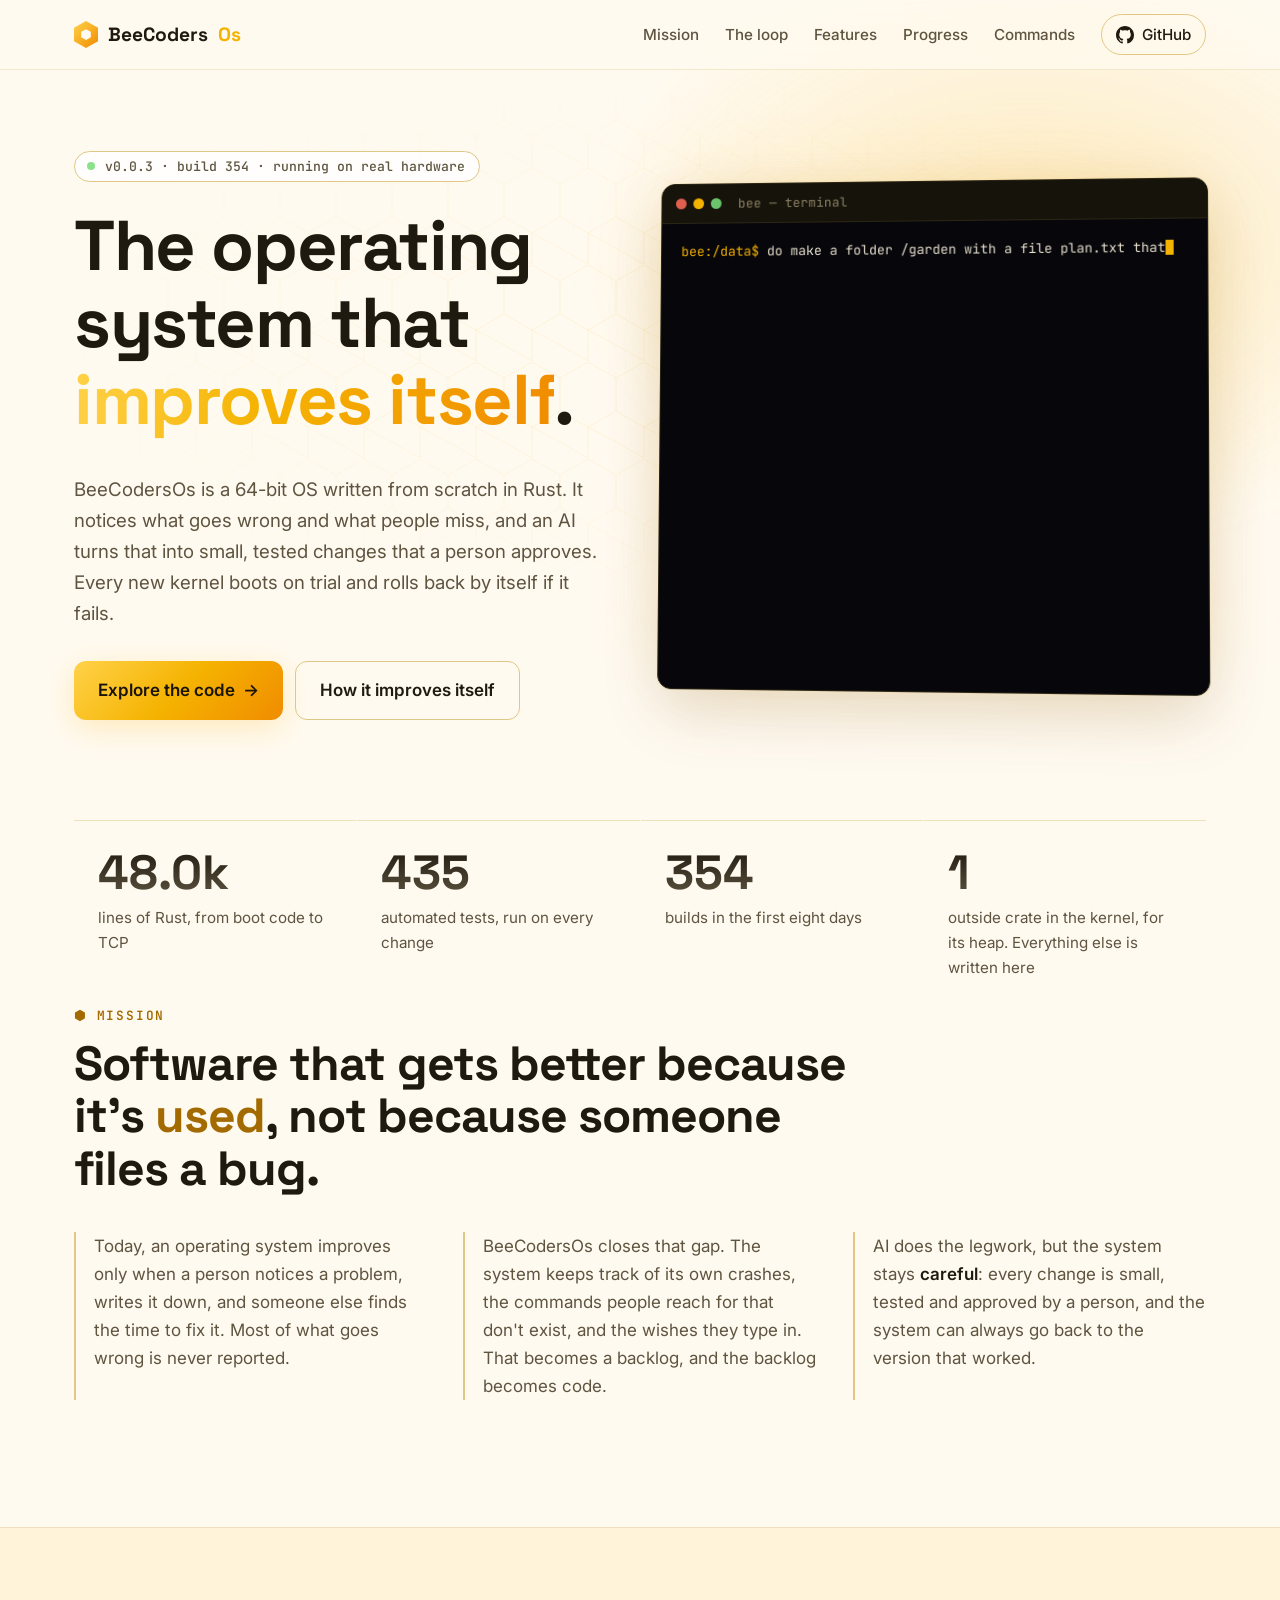
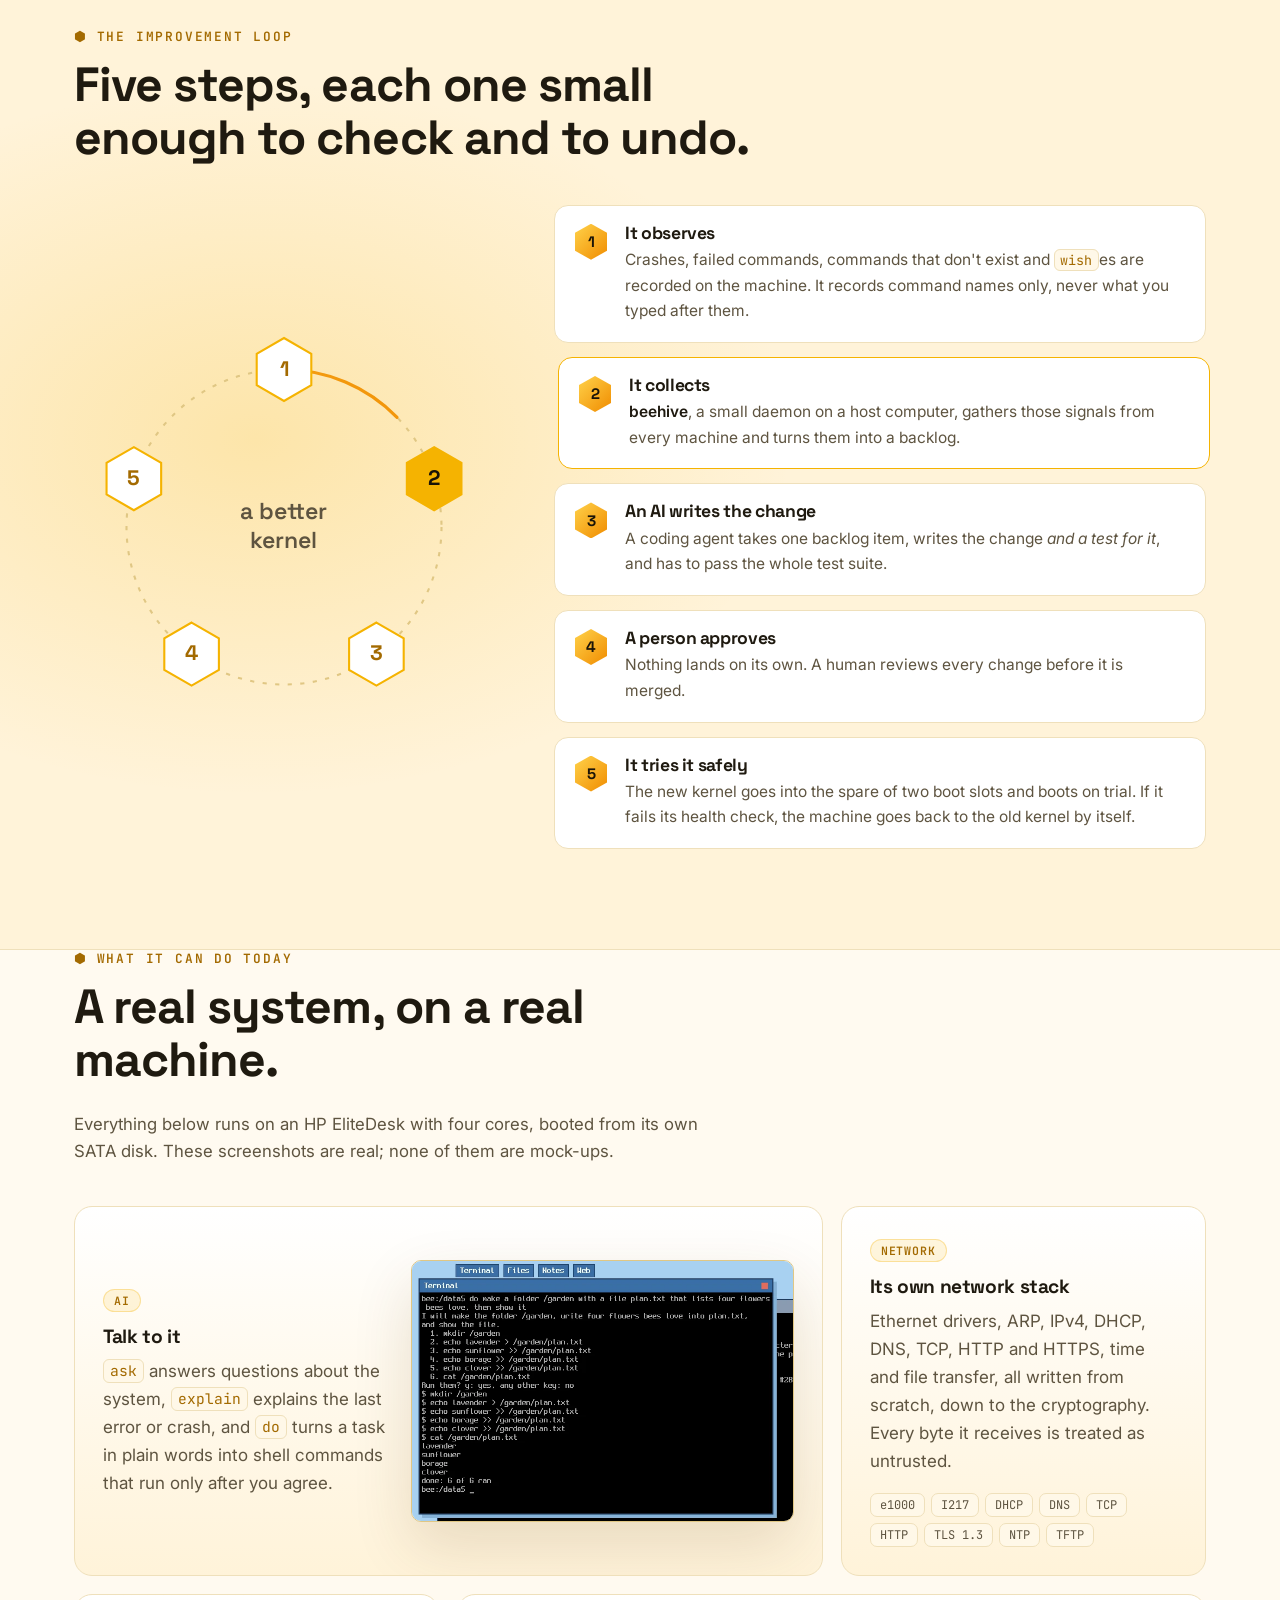
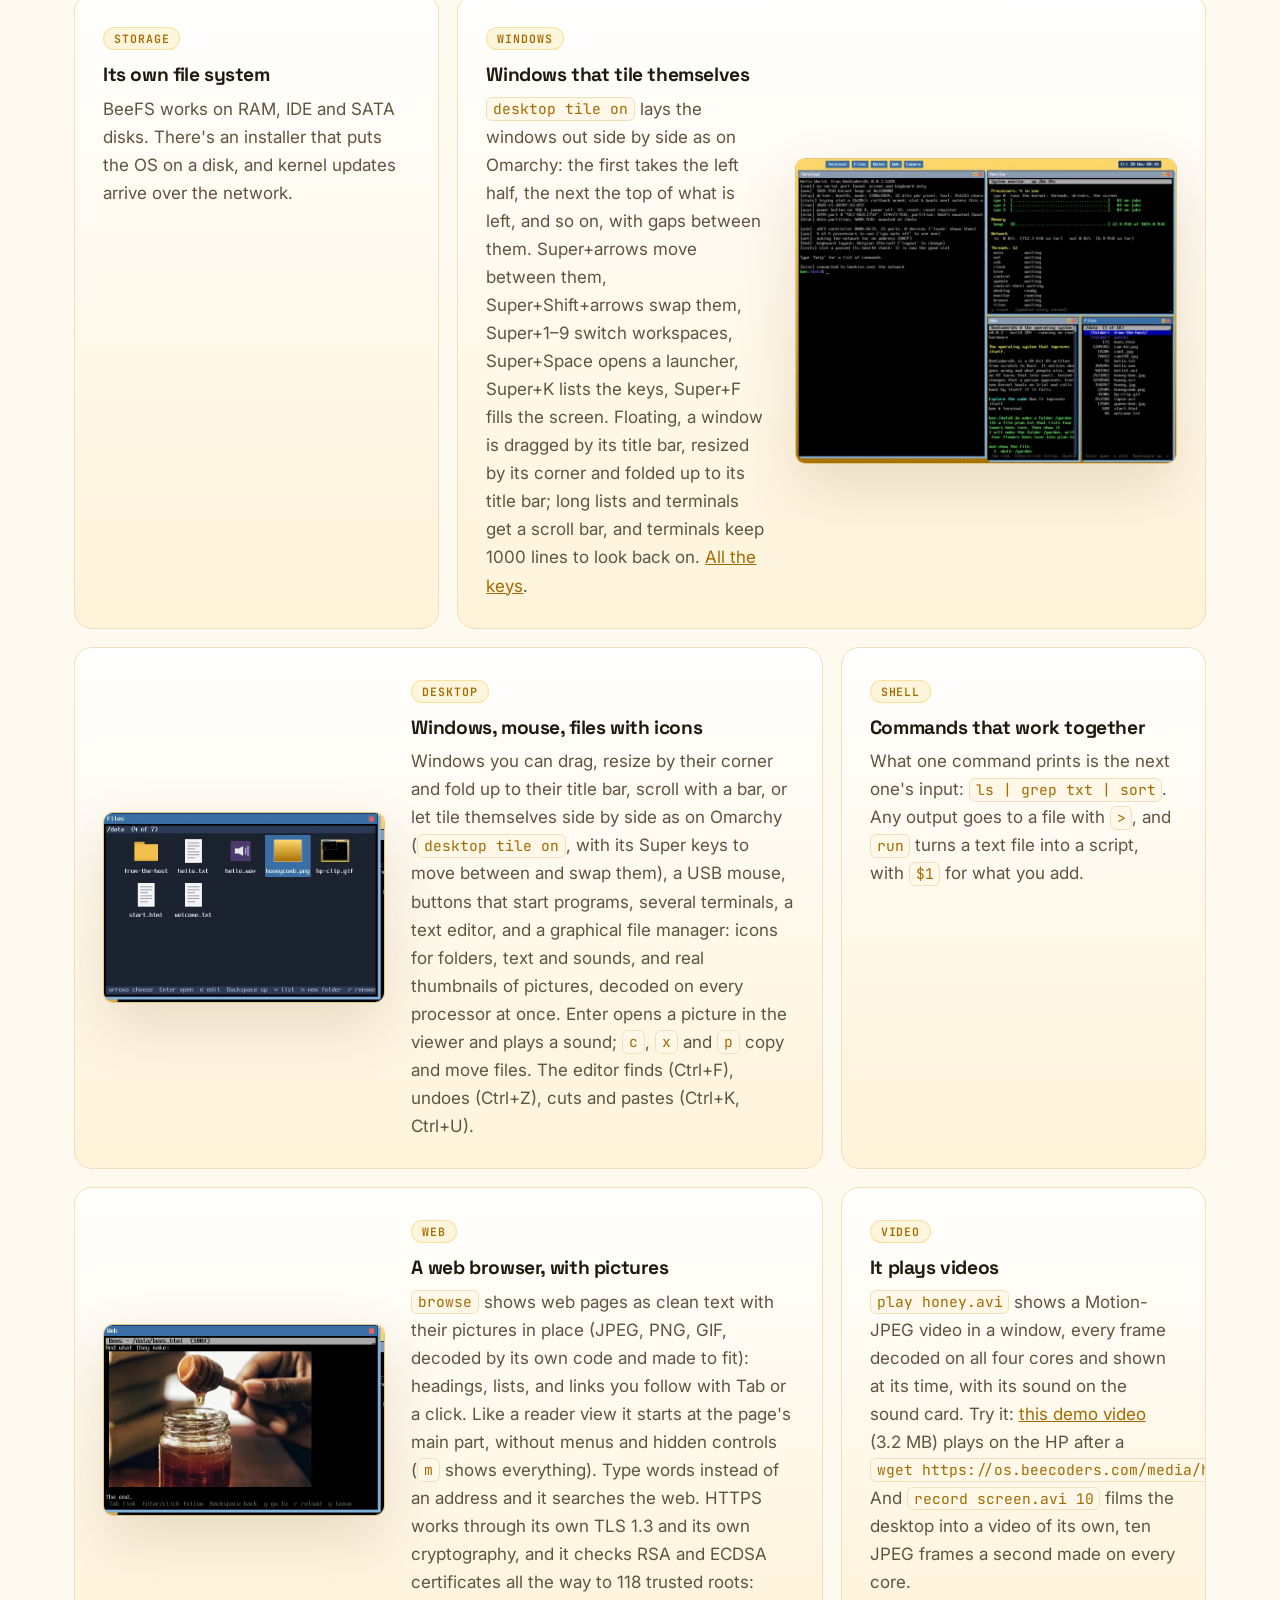
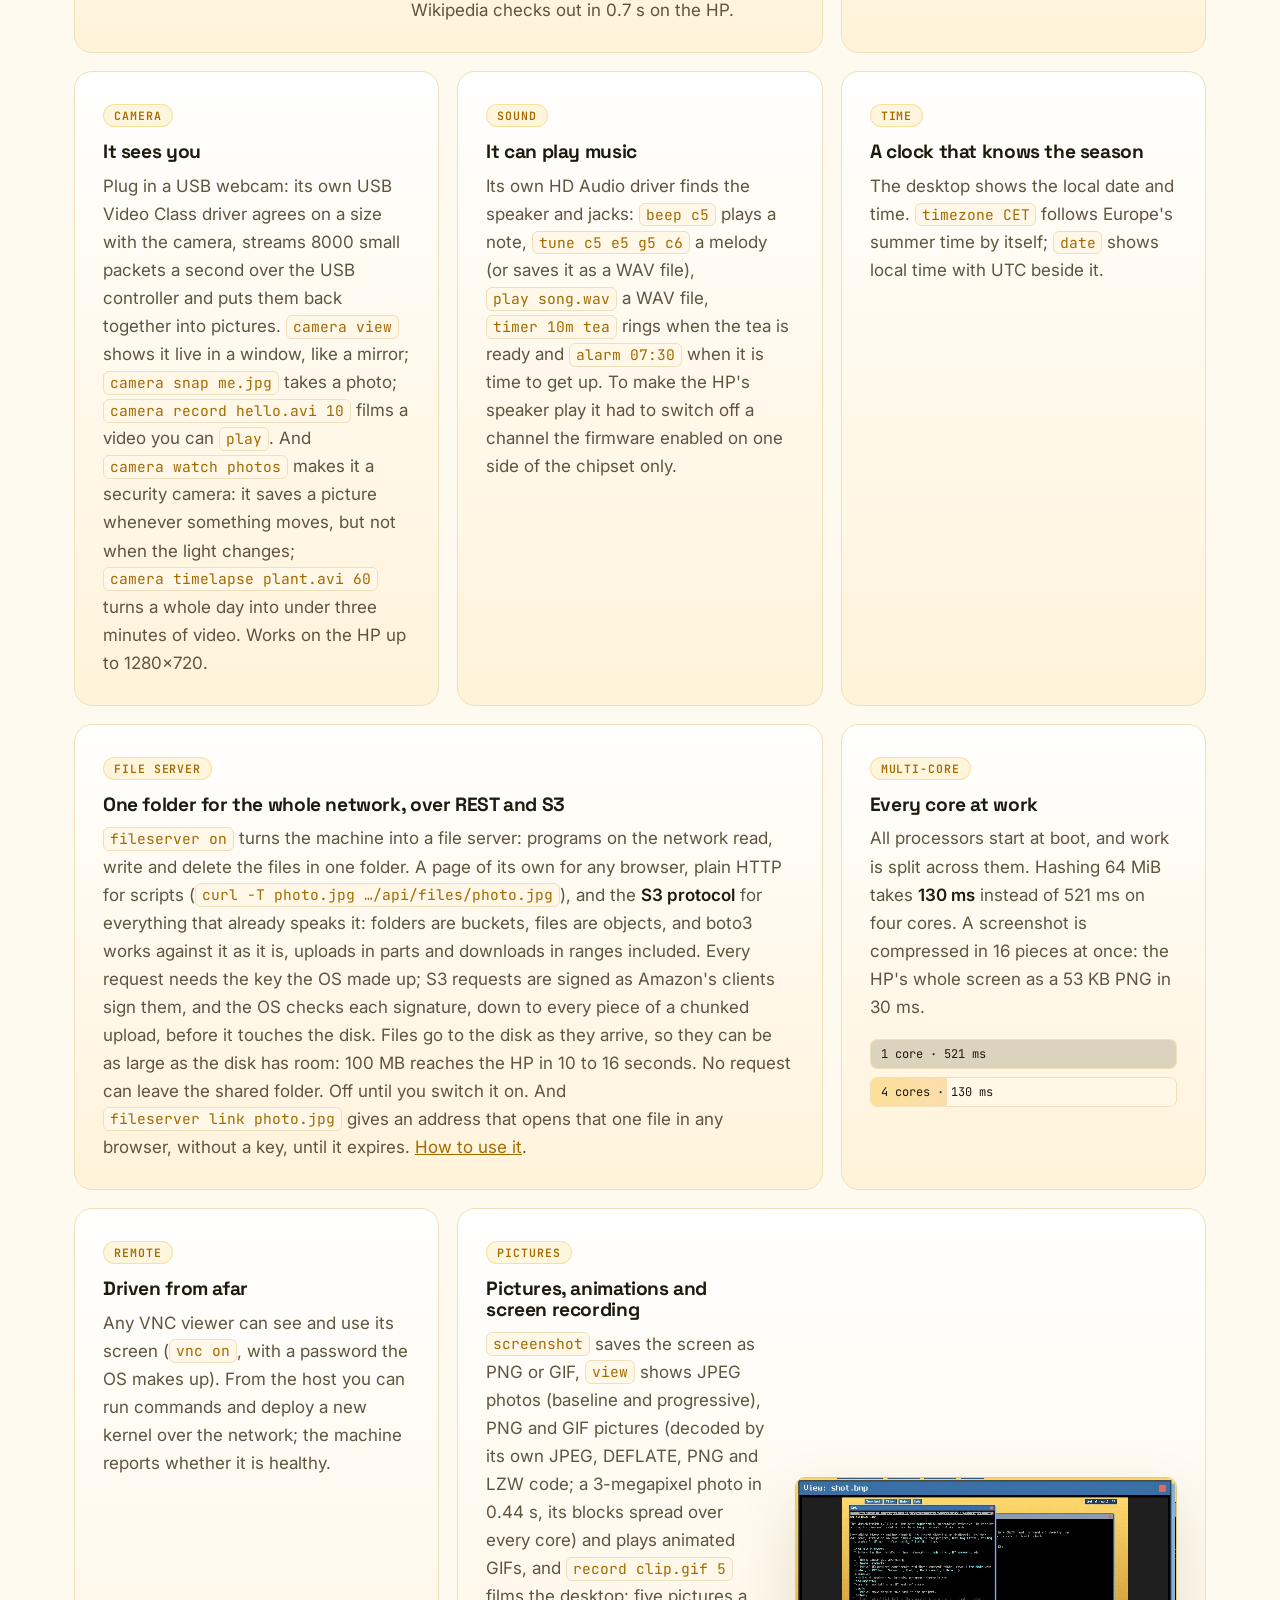
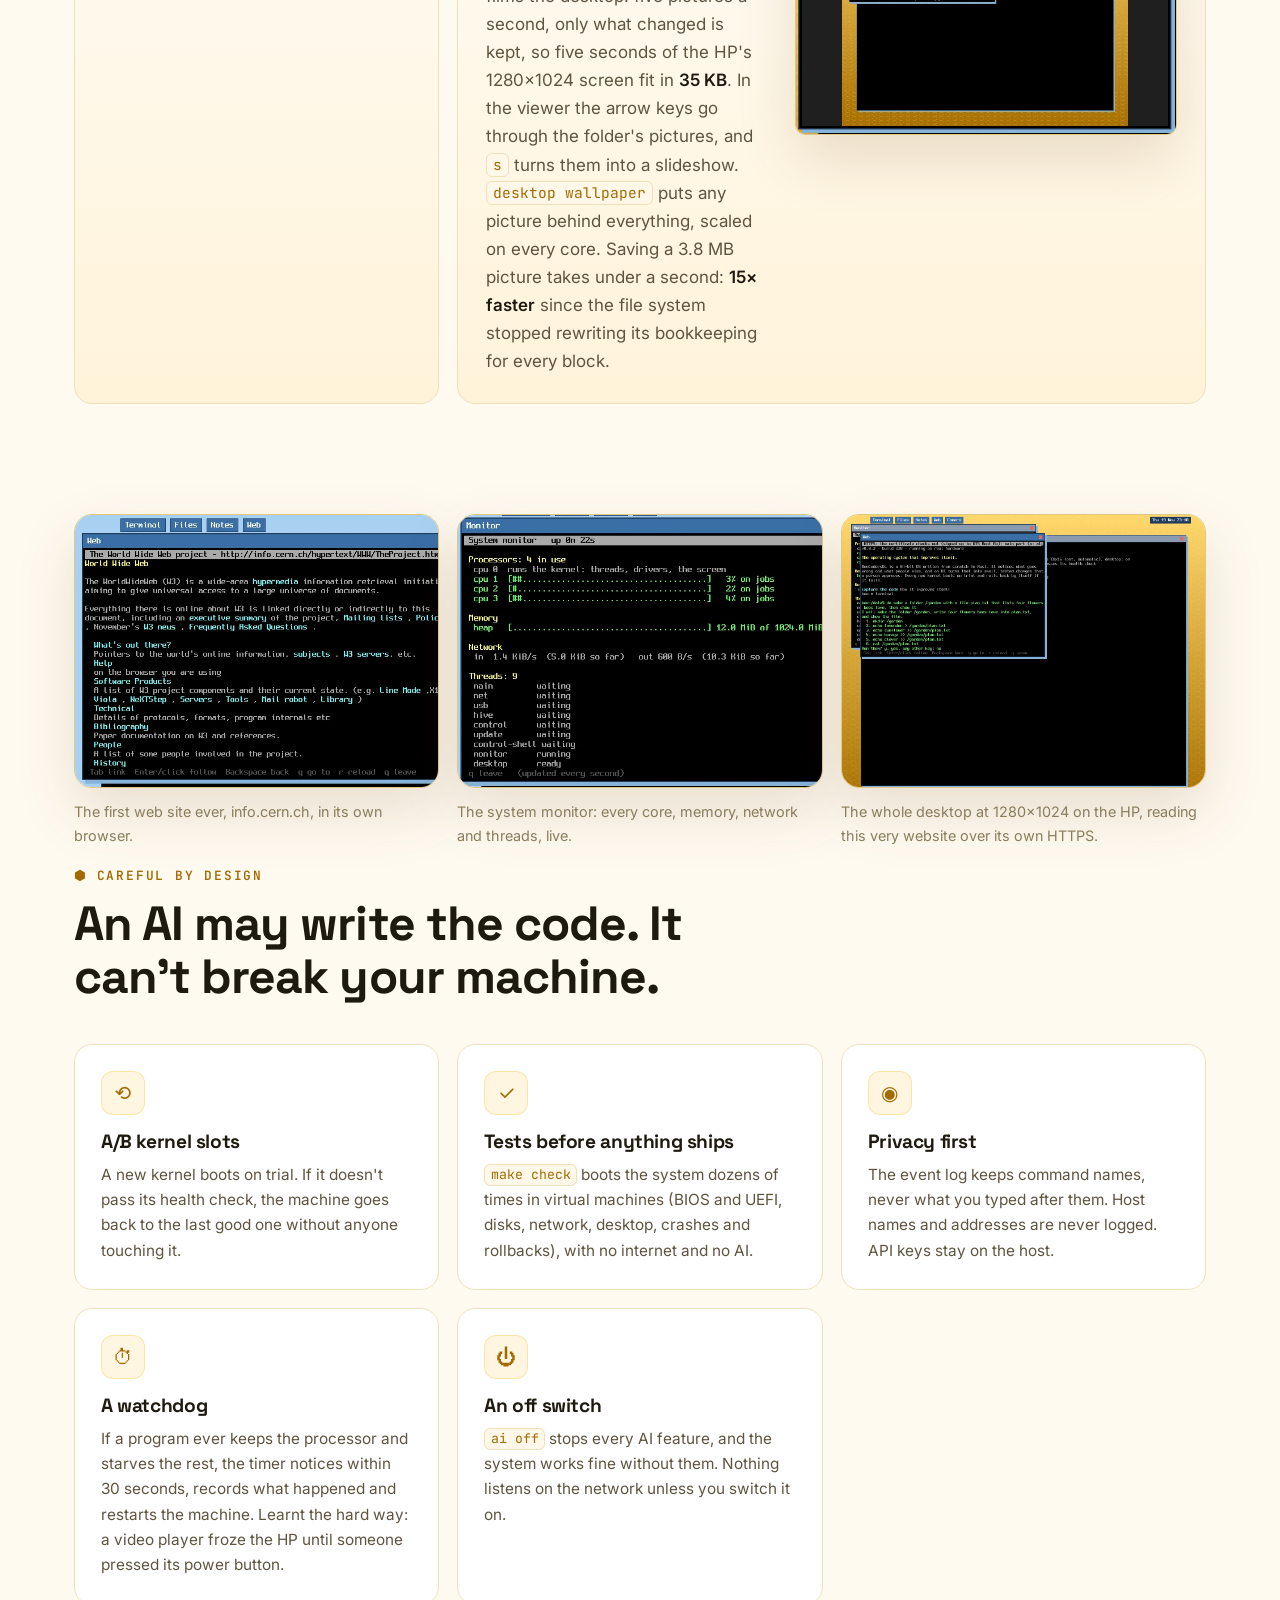
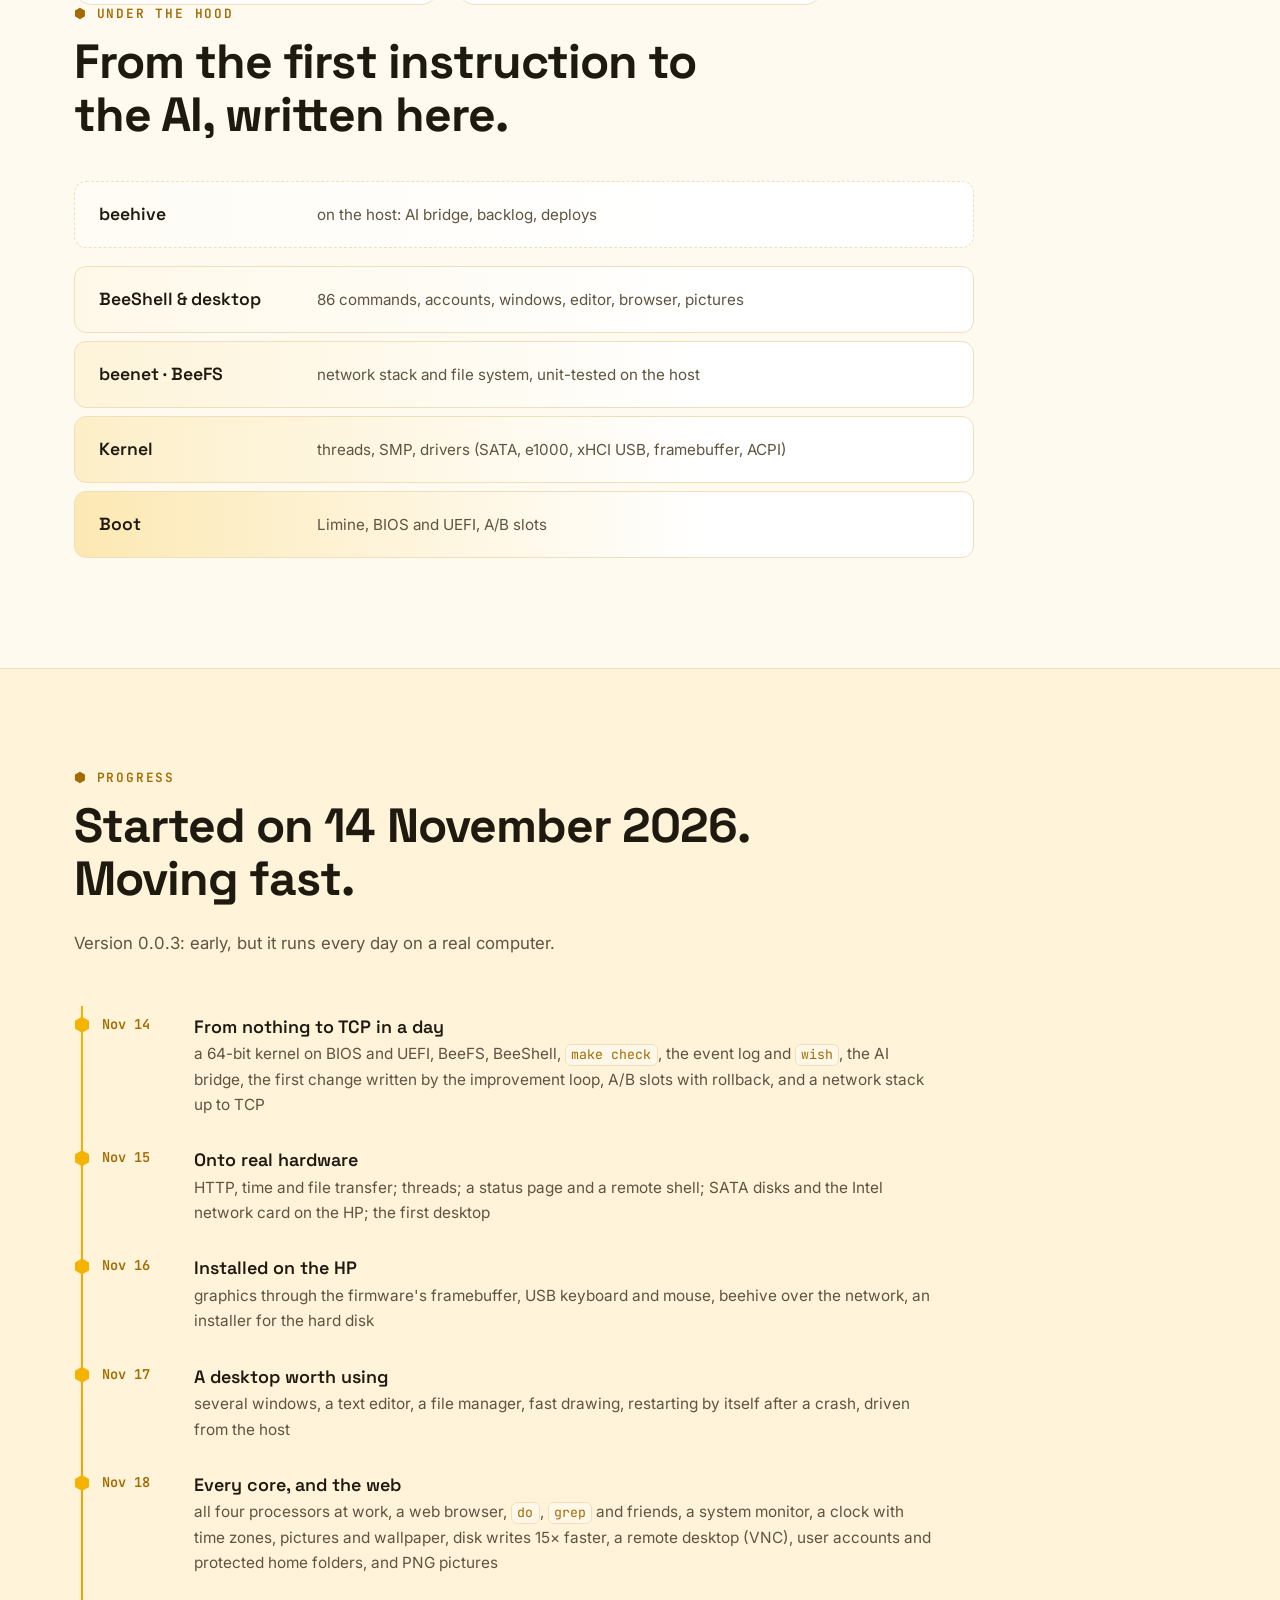
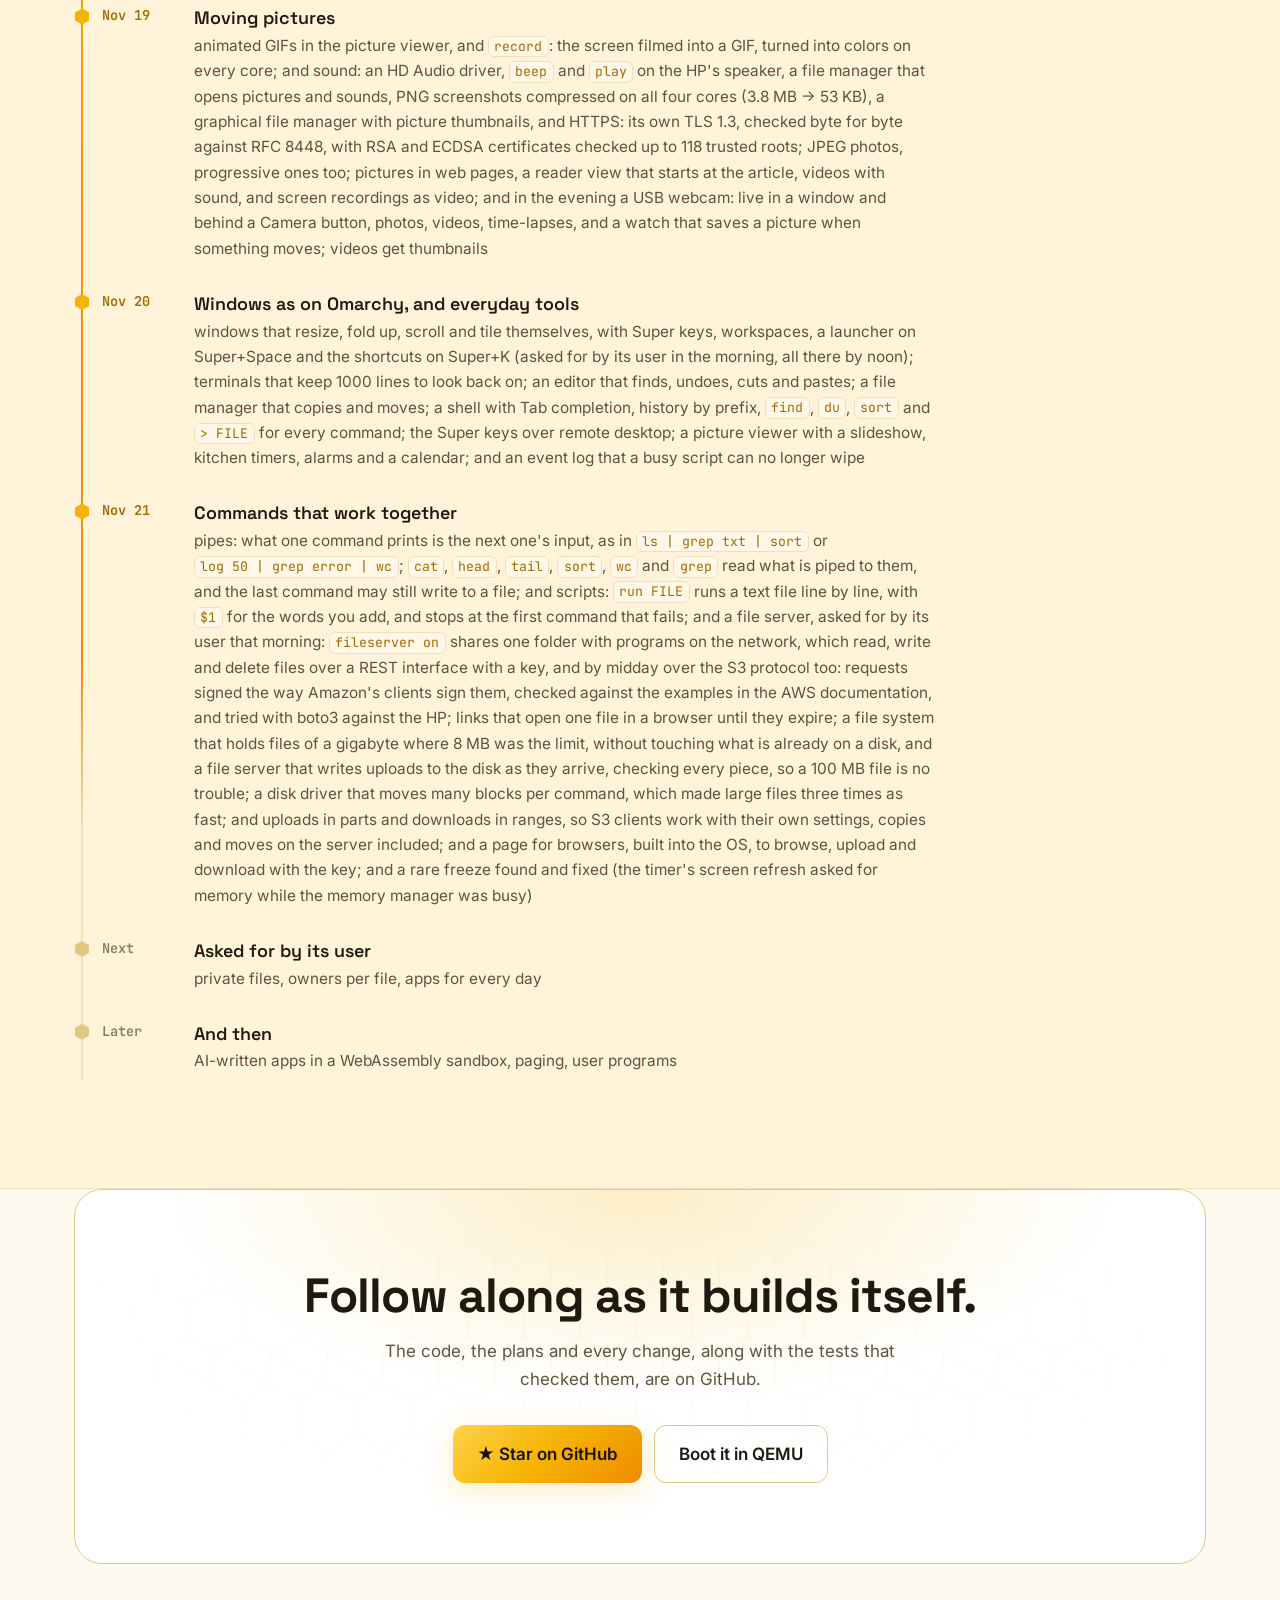
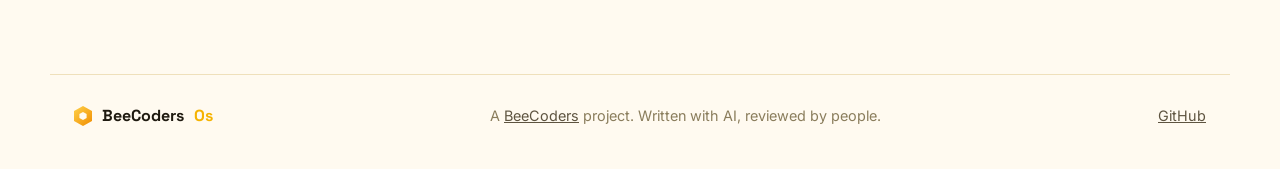
<file: website/index.html>
<!doctype html>
<html lang="en">
<head>
<meta charset="utf-8">
<meta name="viewport" content="width=device-width, initial-scale=1">
<title>BeeCodersOs — the operating system that improves itself</title>
<meta name="description" content="BeeCodersOs is a from-scratch x86_64 operating system in Rust that notices what goes wrong and what people miss, and improves itself with AI: small, tested changes a person approves, tried in a spare kernel slot and rolled back automatically if they fail.">
<meta name="theme-color" content="#0d0b07">
<meta property="og:type" content="website">
<meta property="og:url" content="https://os.beecoders.com/">
<meta property="og:title" content="BeeCodersOs — the operating system that improves itself">
<meta property="og:description" content="A from-scratch x86_64 OS in Rust, improved by AI in small, tested, reversible steps. Running on real hardware.">
<meta property="og:image" content="https://os.beecoders.com/img/do-command.webp">
<meta name="twitter:card" content="summary_large_image">
<link rel="icon" href="data:image/svg+xml,%3Csvg xmlns='http://www.w3.org/2000/svg' viewBox='0 0 100 100'%3E%3Cpolygon points='50,4 92,27 92,73 50,96 8,73 8,27' fill='%23f5b301'/%3E%3Cpolygon points='50,30 70,41 70,63 50,74 30,63 30,41' fill='%230d0b07'/%3E%3C/svg%3E">
<link rel="preconnect" href="https://fonts.googleapis.com">
<link rel="preconnect" href="https://fonts.gstatic.com" crossorigin>
<link href="https://fonts.googleapis.com/css2?family=Space+Grotesk:wght@500;700&family=Inter:wght@400;500;600&family=JetBrains+Mono:wght@400;600&display=swap" rel="stylesheet">
<link rel="stylesheet" href="style.css?v=349">
<script src="site.js" defer></script>
</head>
<body>

<a class="skip" href="#main">Skip to content</a>

<header class="top">
  <a class="brand" href="#"><span class="logo" aria-hidden="true"></span>BeeCoders<b>Os</b></a>
  <nav aria-label="Main">
    <a href="#mission">Mission</a>
    <a href="#loop">The loop</a>
    <a href="#features">Features</a>
    <a href="#progress">Progress</a>
    <a href="commands.html">Commands</a>
    <a class="gh" href="https://github.com/bartbeecoders/beecodersos">
      <svg viewBox="0 0 16 16" width="18" height="18" aria-hidden="true"><path fill="currentColor" d="M8 0C3.58 0 0 3.58 0 8c0 3.54 2.29 6.53 5.47 7.59.4.07.55-.17.55-.38 0-.19-.01-.82-.01-1.49-2.01.37-2.53-.49-2.69-.94-.09-.23-.48-.94-.82-1.13-.28-.15-.68-.52-.01-.53.63-.01 1.08.58 1.23.82.72 1.21 1.87.87 2.33.66.07-.52.28-.87.51-1.07-1.78-.2-3.64-.89-3.64-3.95 0-.87.31-1.59.82-2.15-.08-.2-.36-1.02.08-2.12 0 0 .67-.21 2.2.82.64-.18 1.32-.27 2-.27.68 0 1.36.09 2 .27 1.53-1.04 2.2-.82 2.2-.82.44 1.1.16 1.92.08 2.12.51.56.82 1.27.82 2.15 0 3.07-1.87 3.75-3.65 3.95.29.25.54.73.54 1.48 0 1.07-.01 1.93-.01 2.2 0 .21.15.46.55.38A8.013 8.013 0 0016 8c0-4.42-3.58-8-8-8z"/></svg>
      GitHub
    </a>
  </nav>
</header>

<main id="main">

<!-- ======================================================== hero -->
<section class="hero">
  <div class="hive-bg" aria-hidden="true"></div>
  <div class="wrap hero-grid">
    <div class="hero-text">
      <p class="pill"><span class="dot"></span> v0.0.3 · build 354 · running on real hardware</p>
      <h1>The operating system that <span class="honey">improves itself</span>.</h1>
      <p class="lead">BeeCodersOs is a 64-bit OS written from scratch in Rust. It notices what goes
        wrong and what people miss, and an AI turns that into small, tested changes that a person
        approves. Every new kernel boots on trial and rolls back by itself if it fails.</p>
      <div class="actions">
        <a class="btn" href="https://github.com/bartbeecoders/beecodersos">Explore the code <span aria-hidden="true">→</span></a>
        <a class="btn ghost" href="#loop">How it improves itself</a>
      </div>
    </div>

    <div class="term" role="img" aria-label="A BeeCodersOs terminal: the user types 'do make a folder /garden with a file plan.txt that lists four flowers bees love'. The AI proposes the commands, the user presses y, and they run.">
      <div class="term-bar"><i></i><i></i><i></i><span>bee — terminal</span></div>
      <pre class="term-body" id="term"><span class="p">bee:/data$ </span>do make a folder /garden with a file plan.txt that lists four flowers bees love, then show it
<span class="m">I will make the folder /garden, write four flowers bees love into plan.txt,
and show the file.</span>
  1. mkdir /garden
  2. echo lavender &gt; /garden/plan.txt
  3. echo sunflower &gt;&gt; /garden/plan.txt
  4. echo borage &gt;&gt; /garden/plan.txt
  5. echo clover &gt;&gt; /garden/plan.txt
  6. cat /garden/plan.txt
<span class="q">Run them? y: yes, any other key: no</span>
<span class="d">$ mkdir /garden
$ echo lavender &gt; /garden/plan.txt
  …</span>
lavender
sunflower
borage
clover
<span class="ok">done: 6 of 6 ran</span>
<span class="p">bee:/data$ </span><span class="cursor"></span></pre>
    </div>
  </div>
</section>

<!-- ======================================================== numbers -->
<section class="wrap numbers" aria-label="In numbers">
  <div><strong data-count="48000">48.0k</strong><span>lines of Rust, from boot code to TCP</span></div>
  <div><strong data-count="435">435</strong><span>automated tests, run on every change</span></div>
  <div><strong data-count="354">354</strong><span>builds in the first eight days</span></div>
  <div><strong>1</strong><span>outside crate in the kernel, for its heap. Everything else is written here</span></div>
</section>

<!-- ======================================================== mission -->
<section id="mission" class="wrap mission">
  <p class="kicker">Mission</p>
  <h2>Software that gets better because it's <em>used</em>, not because someone files a bug.</h2>
  <div class="mission-cols">
    <p>Today, an operating system improves only when a person notices a problem, writes it down,
      and someone else finds the time to fix it. Most of what goes wrong is never reported.</p>
    <p>BeeCodersOs closes that gap. The system keeps track of its own crashes, the commands people
      reach for that don't exist, and the wishes they type in. That becomes a backlog, and the backlog becomes code.</p>
    <p>AI does the legwork, but the system stays <b>careful</b>: every change is small, tested and
      approved by a person, and the system can always go back to the version that worked.</p>
  </div>
</section>

<!-- ======================================================== loop -->
<section id="loop" class="loop-section">
  <div class="wrap">
    <p class="kicker">The improvement loop</p>
    <h2>Five steps, each one small enough to check and to undo.</h2>
    <div class="loop-grid">
      <svg class="loop-svg" viewBox="0 0 400 400" aria-hidden="true">
        <defs>
          <linearGradient id="g" x1="0" x2="1" y1="0" y2="1">
            <stop offset="0" stop-color="#ffd24a"/><stop offset="1" stop-color="#f08c00"/>
          </linearGradient>
        </defs>
        <circle cx="200" cy="200" r="150" class="ring"/>
        <circle cx="200" cy="200" r="150" class="ring-run"/>
        <g class="nodes">
          <g transform="translate(200 50)"><polygon points="0,-30 26,-15 26,15 0,30 -26,15 -26,-15"/><text y="6">1</text></g>
          <g transform="translate(343 154)"><polygon points="0,-30 26,-15 26,15 0,30 -26,15 -26,-15"/><text y="6">2</text></g>
          <g transform="translate(288 321)"><polygon points="0,-30 26,-15 26,15 0,30 -26,15 -26,-15"/><text y="6">3</text></g>
          <g transform="translate(112 321)"><polygon points="0,-30 26,-15 26,15 0,30 -26,15 -26,-15"/><text y="6">4</text></g>
          <g transform="translate(57 154)"><polygon points="0,-30 26,-15 26,15 0,30 -26,15 -26,-15"/><text y="6">5</text></g>
        </g>
        <text x="200" y="192" class="center-t">a better</text>
        <text x="200" y="220" class="center-t">kernel</text>
      </svg>
      <ol class="steps">
        <li><h3>It observes</h3><p>Crashes, failed commands, commands that don't exist and <code>wish</code>es are recorded on the
          machine. It records command names only, never what you typed after them.</p></li>
        <li><h3>It collects</h3><p><b>beehive</b>, a small daemon on a host computer, gathers those signals from every
          machine and turns them into a backlog.</p></li>
        <li><h3>An AI writes the change</h3><p>A coding agent takes one backlog item, writes the change
          <em>and a test for it</em>, and has to pass the whole test suite.</p></li>
        <li><h3>A person approves</h3><p>Nothing lands on its own. A human reviews every change before it is merged.</p></li>
        <li><h3>It tries it safely</h3><p>The new kernel goes into the spare of two boot slots and boots on trial. If it fails
          its health check, the machine goes back to the old kernel by itself.</p></li>
      </ol>
    </div>
  </div>
</section>

<!-- ======================================================== features -->
<section id="features" class="wrap features">
  <p class="kicker">What it can do today</p>
  <h2>A real system, on a real machine.</h2>
  <p class="sub">Everything below runs on an HP EliteDesk with four cores, booted from its own SATA disk. These screenshots are real; none of them are mock-ups.</p>

  <div class="bento">
    <article class="card span2 shot-card">
      <div class="card-text">
        <span class="tag">AI</span>
        <h3>Talk to it</h3>
        <p><code>ask</code> answers questions about the system, <code>explain</code> explains the last error or
          crash, and <code>do</code> turns a task in plain words into shell commands that run only after you agree.</p>
      </div>
      <img src="img/do-command.webp" width="700" height="480" loading="lazy" alt="The do command: the AI proposes six commands, the user presses y, and they run.">
    </article>

    <article class="card">
      <span class="tag">Network</span>
      <h3>Its own network stack</h3>
      <p>Ethernet drivers, ARP, IPv4, DHCP, DNS, TCP, HTTP and HTTPS, time and file transfer, all written from scratch,
        down to the cryptography. Every byte it receives is treated as untrusted.</p>
      <ul class="chips"><li>e1000</li><li>I217</li><li>DHCP</li><li>DNS</li><li>TCP</li><li>HTTP</li><li>TLS 1.3</li><li>NTP</li><li>TFTP</li></ul>
    </article>

    <article class="card">
      <span class="tag">Storage</span>
      <h3>Its own file system</h3>
      <p>BeeFS works on RAM, IDE and SATA disks. There's an installer that puts the OS on a disk, and kernel updates
        arrive over the network.</p>
    </article>

        <article class="card span2 shot-card">
      <div class="card-text">
        <span class="tag">Windows</span>
        <h3>Windows that tile themselves</h3>
        <p><code>desktop tile on</code> lays the windows out side by side as on Omarchy: the first takes the left half, the next the top of
          what is left, and so on, with gaps between them. Super+arrows move between them, Super+Shift+arrows swap them, Super+1–9 switch workspaces, Super+Space opens a launcher, Super+K lists the keys, Super+F fills the
          screen. Floating, a window is dragged by its title bar, resized by its corner and folded up to its title bar; long lists and
          terminals get a scroll bar, and terminals keep 1000 lines to look back on. <a href="commands.html#keys">All the keys</a>.</p>
      </div>
      <img src="img/tiled.webp" width="800" height="640" loading="lazy" alt="The BeeCodersOs desktop on the HP with tiled windows: the terminal on the left, the system monitor top right, the web viewer showing os.beecoders.com and the file manager listing /data below it. Two lines of the boot log with network addresses are blanked out.">
    </article>

<article class="card span2 shot-card reverse">
      <div class="card-text">
        <span class="tag">Desktop</span>
        <h3>Windows, mouse, files with icons</h3>
        <p>Windows you can drag, resize by their corner and fold up to their title bar, scroll with a bar, or let tile themselves side by side
          as on Omarchy (<code>desktop tile on</code>, with its Super keys to move between and swap them), a USB mouse, buttons that start programs, several terminals, a text
          editor, and a graphical file manager: icons for folders, text and sounds, and real thumbnails of pictures,
          decoded on every processor at once. Enter opens a picture in the viewer and plays a sound; <code>c</code>, <code>x</code> and
          <code>p</code> copy and move files. The editor finds (Ctrl+F), undoes (Ctrl+Z), cuts and pastes (Ctrl+K, Ctrl+U).</p>
      </div>
      <img src="img/files-icons.webp" width="664" height="448" loading="lazy" alt="The BeeCodersOs file manager in its icon view on the HP: a folder, text pages, a sound icon, and thumbnails of the honeycomb wallpaper and a screen recording.">
    </article>

    <article class="card">
      <span class="tag">Shell</span>
      <h3>Commands that work together</h3>
      <p>What one command prints is the next one's input: <code>ls | grep txt | sort</code>. Any output goes to a file
        with <code>&gt;</code>, and <code>run</code> turns a text file into a script, with <code>$1</code> for what you add.</p>
    </article>

    <article class="card span2 shot-card reverse">
      <div class="card-text">
        <span class="tag">Web</span>
        <h3>A web browser, with pictures</h3>
        <p><code>browse</code> shows web pages as clean text with their pictures in place (JPEG, PNG, GIF, decoded by its own code
          and made to fit): headings, lists, and links you follow with Tab or a click. Like a reader view it starts at the
          page's main part, without menus and hidden controls (<code>m</code> shows everything). Type words instead of an address and it
          searches the web. HTTPS works through its own TLS 1.3 and its own cryptography, and it checks RSA and ECDSA
          certificates all the way to 118 trusted roots: Wikipedia checks out in 0.7 s on the HP.</p>
      </div>
      <img src="img/web-pictures.webp" width="664" height="448" loading="lazy" alt="The BeeCodersOs web viewer on the HP showing a page with a photo of honey dripping into a jar, drawn between the lines of text.">
    </article>

    <article class="card">
      <span class="tag">Video</span>
      <h3>It plays videos</h3>
      <p><code>play honey.avi</code> shows a Motion-JPEG video in a window, every frame decoded on all four cores and shown at
        its time, with its sound on the sound card. Try it: <a href="media/honey.avi">this demo video</a> (3.2 MB) plays on the
        HP after a <code>wget https://os.beecoders.com/media/honey.avi</code>. And <code>record screen.avi 10</code> films the desktop
        into a video of its own, ten JPEG frames a second made on every core.</p>
    </article>

    <article class="card">
      <span class="tag">Camera</span>
      <h3>It sees you</h3>
      <p>Plug in a USB webcam: its own USB Video Class driver agrees on a size with the camera, streams 8000 small
        packets a second over the USB controller and puts them back together into pictures. <code>camera view</code> shows it live
        in a window, like a mirror; <code>camera snap me.jpg</code> takes a photo; <code>camera record hello.avi 10</code> films a
        video you can <code>play</code>. And <code>camera watch photos</code> makes it a security camera: it saves a picture whenever
        something moves, but not when the light changes; <code>camera timelapse plant.avi 60</code> turns a whole day into under three minutes of video.
        Works on the HP up to 1280×720.</p>
    </article>

    <article class="card">
      <span class="tag">Sound</span>
      <h3>It can play music</h3>
      <p>Its own HD Audio driver finds the speaker and jacks: <code>beep c5</code> plays a note, <code>tune c5 e5 g5 c6</code> a melody
        (or saves it as a WAV file), <code>play song.wav</code> a WAV file, <code>timer 10m tea</code> rings when the tea is ready and <code>alarm 07:30</code> when it is time to get up. To make the HP's speaker play it had to switch off a channel the firmware enabled on one side of the chipset only.</p>
    </article>

    <article class="card">
      <span class="tag">Time</span>
      <h3>A clock that knows the season</h3>
      <p>The desktop shows the local date and time. <code>timezone CET</code> follows Europe's summer time by
        itself; <code>date</code> shows local time with UTC beside it.</p>
    </article>

    <article class="card span2">
      <span class="tag">File server</span>
      <h3>One folder for the whole network, over REST and S3</h3>
      <p><code>fileserver on</code> turns the machine into a file server: programs on the network read, write and delete
        the files in one folder. A page of its own for any browser, plain HTTP for scripts (<code>curl -T photo.jpg …/api/files/photo.jpg</code>), and the
        <b>S3 protocol</b> for everything that already speaks it: folders are buckets, files are objects, and
        boto3 works against it as it is, uploads in parts and downloads in ranges included. Every request needs the key the OS made up; S3 requests are signed as
        Amazon's clients sign them, and the OS checks each signature, down to every piece of a chunked upload, before
        it touches the disk. Files go to the disk as they arrive, so they can be as large as the disk has room: 100 MB reaches the HP in 10 to 16 seconds. No request can leave the shared folder. Off until you switch it on. And <code>fileserver link photo.jpg</code>
        gives an address that opens that one file in any browser, without a key, until it expires.
        <a href="fileserver.html">How to use it</a>.</p>
    </article>

    <article class="card">
      <span class="tag">Multi-core</span>
      <h3>Every core at work</h3>
      <p>All processors start at boot, and work is split across them. Hashing 64 MiB takes
        <b>130 ms</b> instead of 521 ms on four cores. A screenshot is compressed in 16 pieces at once: the HP's whole
        screen as a 53 KB PNG in 30 ms.</p>
      <div class="bars" aria-hidden="true"><span class="w100">1 core · 521 ms</span><span class="w25">4 cores · 130 ms</span></div>
    </article>

    <article class="card">
      <span class="tag">Remote</span>
      <h3>Driven from afar</h3>
      <p>Any VNC viewer can see and use its screen (<code>vnc on</code>, with a password the OS makes up). From the
        host you can run commands and deploy a new kernel over the network; the machine reports whether it is healthy.</p>
    </article>

    <article class="card span2 shot-card">
      <div class="card-text">
        <span class="tag">Pictures</span>
        <h3>Pictures, animations and screen recording</h3>
        <p><code>screenshot</code> saves the screen as PNG or GIF, <code>view</code> shows JPEG photos (baseline and progressive), PNG and GIF pictures (decoded by its own JPEG, DEFLATE, PNG and LZW code; a 3-megapixel photo in 0.44 s, its blocks spread over every core) and
          plays animated GIFs, and <code>record clip.gif 5</code> films the desktop: five pictures a second, only what changed is kept, so five seconds
          of the HP's 1280×1024 screen fit in <b>35 KB</b>. In the viewer the arrow keys go through the folder's pictures, and
          <code>s</code> turns them into a slideshow.
          <code>desktop wallpaper</code> puts any picture behind everything, scaled on every core. Saving a 3.8 MB picture
          takes under a second: <b>15× faster</b> since the file system stopped rewriting its bookkeeping for every block.</p>
      </div>
      <img src="img/viewer.webp" width="664" height="448" loading="lazy" alt="The BeeCodersOs picture viewer showing a screenshot of its own desktop: the honeycomb wallpaper, the clock and the web viewer.">
    </article>
  </div>
</section>

<!-- ======================================================== gallery -->
<section class="gallery-section">
  <div class="wrap">
    <div class="gallery">
      <figure><img src="img/web-viewer.webp" width="700" height="480" loading="lazy" alt="The first web site ever, info.cern.ch, in the BeeCodersOs web viewer."><figcaption>The first web site ever, info.cern.ch, in its own browser.</figcaption></figure>
      <figure><img src="img/monitor.webp" width="664" height="448" loading="lazy" alt="The BeeCodersOs system monitor: four processors, memory, network traffic and nine kernel threads."><figcaption>The system monitor: every core, memory, network and threads, live.</figcaption></figure>
      <figure><img src="img/desktop.webp?v=239" width="1280" height="1024" loading="lazy" alt="The full BeeCodersOs desktop at 1280×1024 on the HP: a honeycomb wallpaper, buttons for Terminal, Files, Notes, Web and Camera, a clock at the top right, the system monitor, and the web viewer showing os.beecoders.com over HTTPS with its certificate checked."><figcaption>The whole desktop at 1280×1024 on the HP, reading this very website over its own HTTPS.</figcaption></figure>
    </div>
  </div>
</section>

<!-- ======================================================== safety -->
<section class="wrap safety">
  <p class="kicker">Careful by design</p>
  <h2>An AI may write the code. It can't break your machine.</h2>
  <div class="safe-grid">
    <div><span class="ico" aria-hidden="true">⟲</span><h3>A/B kernel slots</h3><p>A new kernel boots on trial. If it doesn't pass its health check, the machine goes back to the last good one without anyone touching it.</p></div>
    <div><span class="ico" aria-hidden="true">✓</span><h3>Tests before anything ships</h3><p><code>make check</code> boots the system dozens of times in virtual machines (BIOS and UEFI, disks, network, desktop, crashes and rollbacks), with no internet and no AI.</p></div>
    <div><span class="ico" aria-hidden="true">◉</span><h3>Privacy first</h3><p>The event log keeps command names, never what you typed after them. Host names and addresses are never logged. API keys stay on the host.</p></div>
    <div><span class="ico" aria-hidden="true">⏱</span><h3>A watchdog</h3><p>If a program ever keeps the processor and starves the rest, the timer notices within 30 seconds, records what happened and restarts the machine. Learnt the hard way: a video player froze the HP until someone pressed its power button.</p></div>
    <div><span class="ico" aria-hidden="true">⏻</span><h3>An off switch</h3><p><code>ai off</code> stops every AI feature, and the system works fine without them. Nothing listens on the network unless you switch it on.</p></div>
  </div>
</section>

<!-- ======================================================== architecture -->
<section class="wrap arch">
  <p class="kicker">Under the hood</p>
  <h2>From the first instruction to the AI, written here.</h2>
  <div class="stack">
    <div class="layer l5"><b>beehive</b><span>on the host: AI bridge, backlog, deploys</span></div>
    <div class="layer l4"><b>BeeShell &amp; desktop</b><span>86 commands, accounts, windows, editor, browser, pictures</span></div>
    <div class="layer l3"><b>beenet · BeeFS</b><span>network stack and file system, unit-tested on the host</span></div>
    <div class="layer l2"><b>Kernel</b><span>threads, SMP, drivers (SATA, e1000, xHCI USB, framebuffer, ACPI)</span></div>
    <div class="layer l1"><b>Boot</b><span>Limine, BIOS and UEFI, A/B slots</span></div>
  </div>
</section>

<!-- ======================================================== progress -->
<section id="progress" class="progress-section">
  <div class="wrap">
    <p class="kicker">Progress</p>
    <h2>Started on 14 November 2026. Moving fast.</h2>
    <p class="sub">Version 0.0.3: early, but it runs every day on a real computer.</p>
    <ol class="timeline">
      <li class="done"><time>Nov 14</time><b>From nothing to TCP in a day</b><span>a 64-bit kernel on BIOS and UEFI, BeeFS, BeeShell, <code>make check</code>, the event log and <code>wish</code>, the AI bridge, the first change written by the improvement loop, A/B slots with rollback, and a network stack up to TCP</span></li>
      <li class="done"><time>Nov 15</time><b>Onto real hardware</b><span>HTTP, time and file transfer; threads; a status page and a remote shell; SATA disks and the Intel network card on the HP; the first desktop</span></li>
      <li class="done"><time>Nov 16</time><b>Installed on the HP</b><span>graphics through the firmware's framebuffer, USB keyboard and mouse, beehive over the network, an installer for the hard disk</span></li>
      <li class="done"><time>Nov 17</time><b>A desktop worth using</b><span>several windows, a text editor, a file manager, fast drawing, restarting by itself after a crash, driven from the host</span></li>
      <li class="done"><time>Nov 18</time><b>Every core, and the web</b><span>all four processors at work, a web browser, <code>do</code>, <code>grep</code> and friends, a system monitor, a clock with time zones, pictures and wallpaper, disk writes 15× faster, a remote desktop (VNC), user accounts and protected home folders, and PNG pictures</span></li>
      <li class="done"><time>Nov 19</time><b>Moving pictures</b><span>animated GIFs in the picture viewer, and <code>record</code>: the screen filmed into a GIF, turned into colors on every core; and sound: an HD Audio driver, <code>beep</code> and <code>play</code> on the HP's speaker, a file manager that opens pictures and sounds, PNG screenshots compressed on all four cores (3.8 MB → 53 KB), a graphical file manager with picture thumbnails, and HTTPS: its own TLS 1.3, checked byte for byte against RFC 8448, with RSA and ECDSA certificates checked up to 118 trusted roots; JPEG photos, progressive ones too; pictures in web pages, a reader view that starts at the article, videos with sound, and screen recordings as video; and in the evening a USB webcam: live in a window and behind a Camera button, photos, videos, time-lapses, and a watch that saves a picture when something moves; videos get thumbnails</span></li>
      <li class="done"><time>Nov 20</time><b>Windows as on Omarchy, and everyday tools</b><span>windows that resize, fold up, scroll and tile themselves, with Super keys, workspaces, a launcher on Super+Space and the shortcuts on Super+K (asked for by its user in the morning, all there by noon); terminals that keep 1000 lines to look back on; an editor that finds, undoes, cuts and pastes; a file manager that copies and moves; a shell with Tab completion, history by prefix, <code>find</code>, <code>du</code>, <code>sort</code> and <code>&gt; FILE</code> for every command; the Super keys over remote desktop; a picture viewer with a slideshow, kitchen timers, alarms and a calendar; and an event log that a busy script can no longer wipe</span></li>
      <li class="done"><time>Nov 21</time><b>Commands that work together</b><span>pipes: what one command prints is the next one's input, as in <code>ls | grep txt | sort</code> or <code>log 50 | grep error | wc</code>; <code>cat</code>, <code>head</code>, <code>tail</code>, <code>sort</code>, <code>wc</code> and <code>grep</code> read what is piped to them, and the last command may still write to a file; and scripts: <code>run FILE</code> runs a text file line by line, with <code>$1</code> for the words you add, and stops at the first command that fails; and a file server, asked for by its user that morning: <code>fileserver on</code> shares one folder with programs on the network, which read, write and delete files over a REST interface with a key, and by midday over the S3 protocol too: requests signed the way Amazon's clients sign them, checked against the examples in the AWS documentation, and tried with boto3 against the HP; links that open one file in a browser until they expire; a file system that holds files of a gigabyte where 8 MB was the limit, without touching what is already on a disk, and a file server that writes uploads to the disk as they arrive, checking every piece, so a 100 MB file is no trouble; a disk driver that moves many blocks per command, which made large files three times as fast; and uploads in parts and downloads in ranges, so S3 clients work with their own settings, copies and moves on the server included; and a page for browsers, built into the OS, to browse, upload and download with the key; and a rare freeze found and fixed (the timer's screen refresh asked for memory while the memory manager was busy)</span></li>
      <li class="next"><time>Next</time><b>Asked for by its user</b><span>private files, owners per file, apps for every day</span></li>
      <li class="next"><time>Later</time><b>And then</b><span>AI-written apps in a WebAssembly sandbox, paging, user programs</span></li>
    </ol>
  </div>
</section>

<!-- ======================================================== cta -->
<section class="wrap cta">
  <div class="cta-box">
    <div class="hive-bg" aria-hidden="true"></div>
    <h2>Follow along as it builds itself.</h2>
    <p>The code, the plans and every change, along with the tests that checked them, are on GitHub.</p>
    <div class="actions center">
      <a class="btn" href="https://github.com/bartbeecoders/beecodersos">★ Star on GitHub</a>
      <a class="btn ghost" href="https://github.com/bartbeecoders/beecodersos#quick-start">Boot it in QEMU</a>
    </div>
  </div>
</section>

</main>

<footer class="wrap foot">
  <span class="brand small"><span class="logo" aria-hidden="true"></span>BeeCoders<b>Os</b></span>
  <p>A <a href="https://beecoders.com">BeeCoders</a> project. Written with AI, reviewed by people.</p>
  <a href="https://github.com/bartbeecoders/beecodersos">GitHub</a>
</footer>

</body>
</html>
</file>
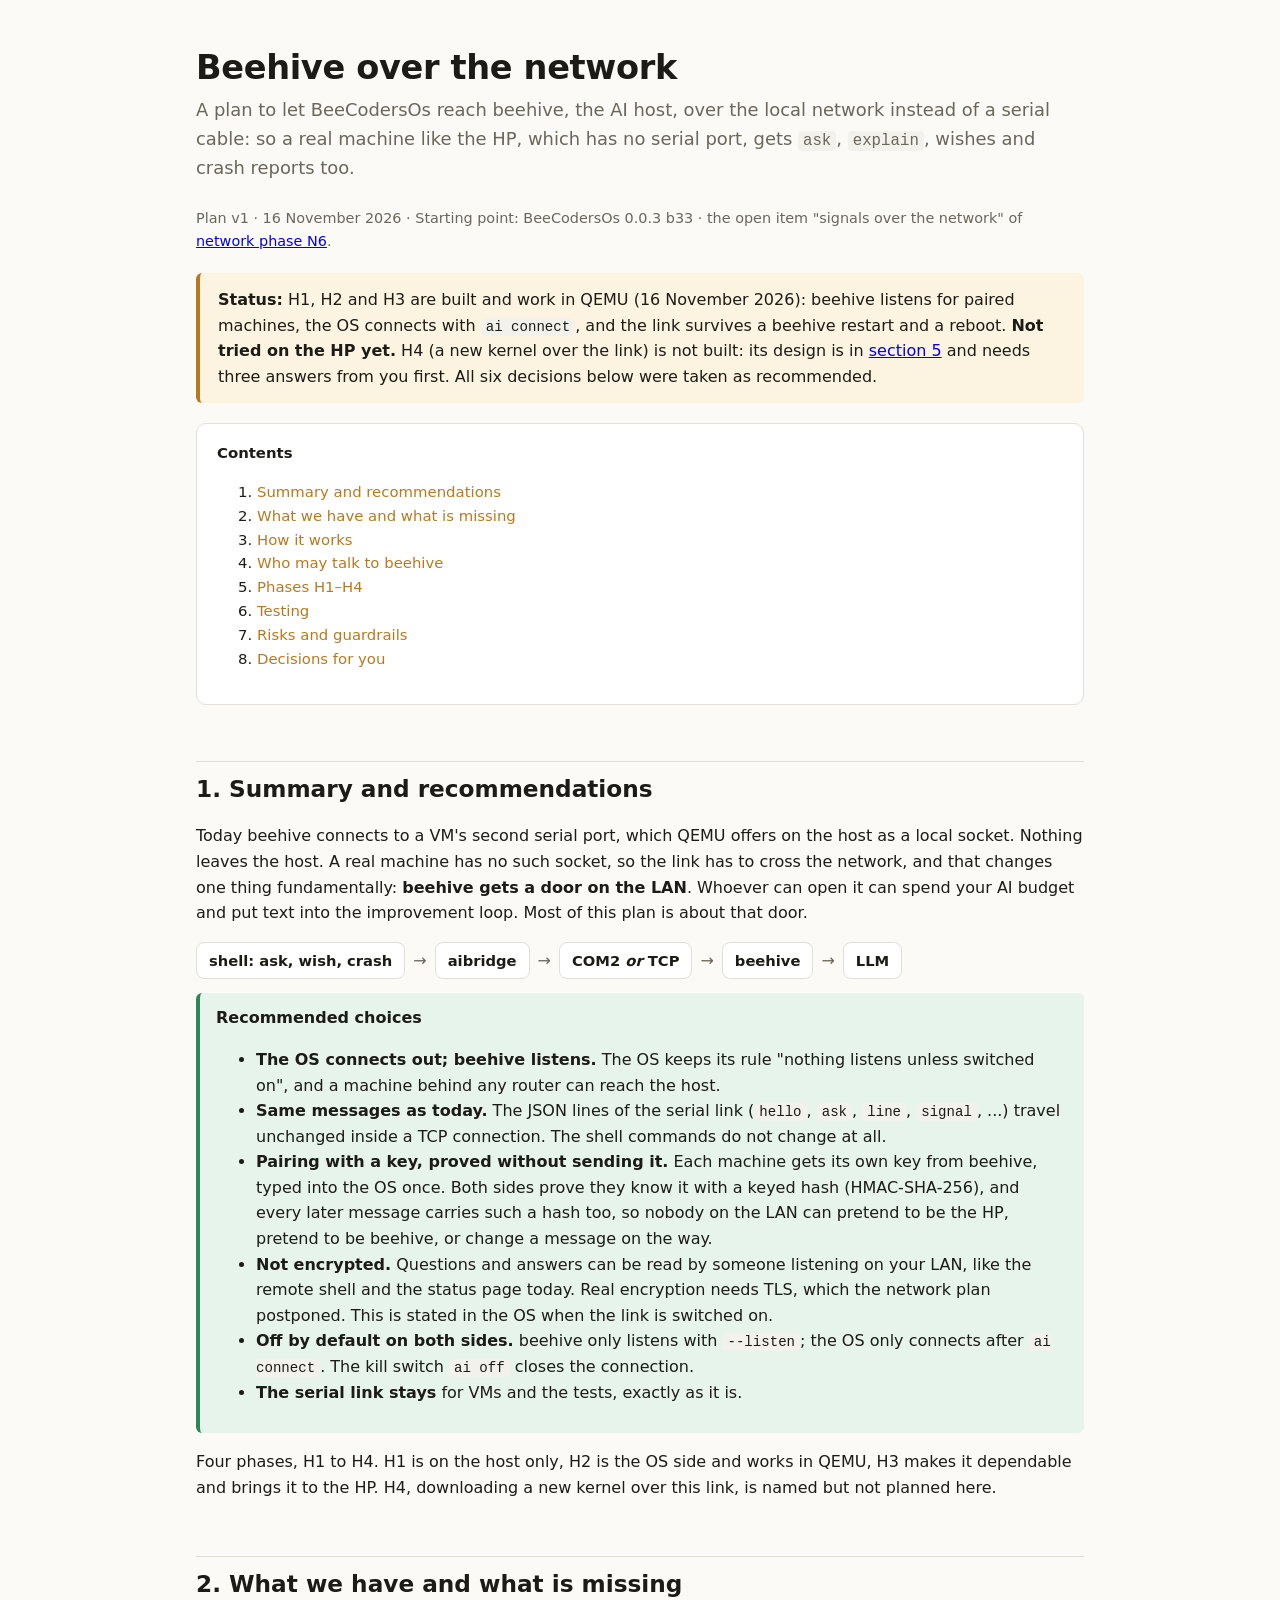
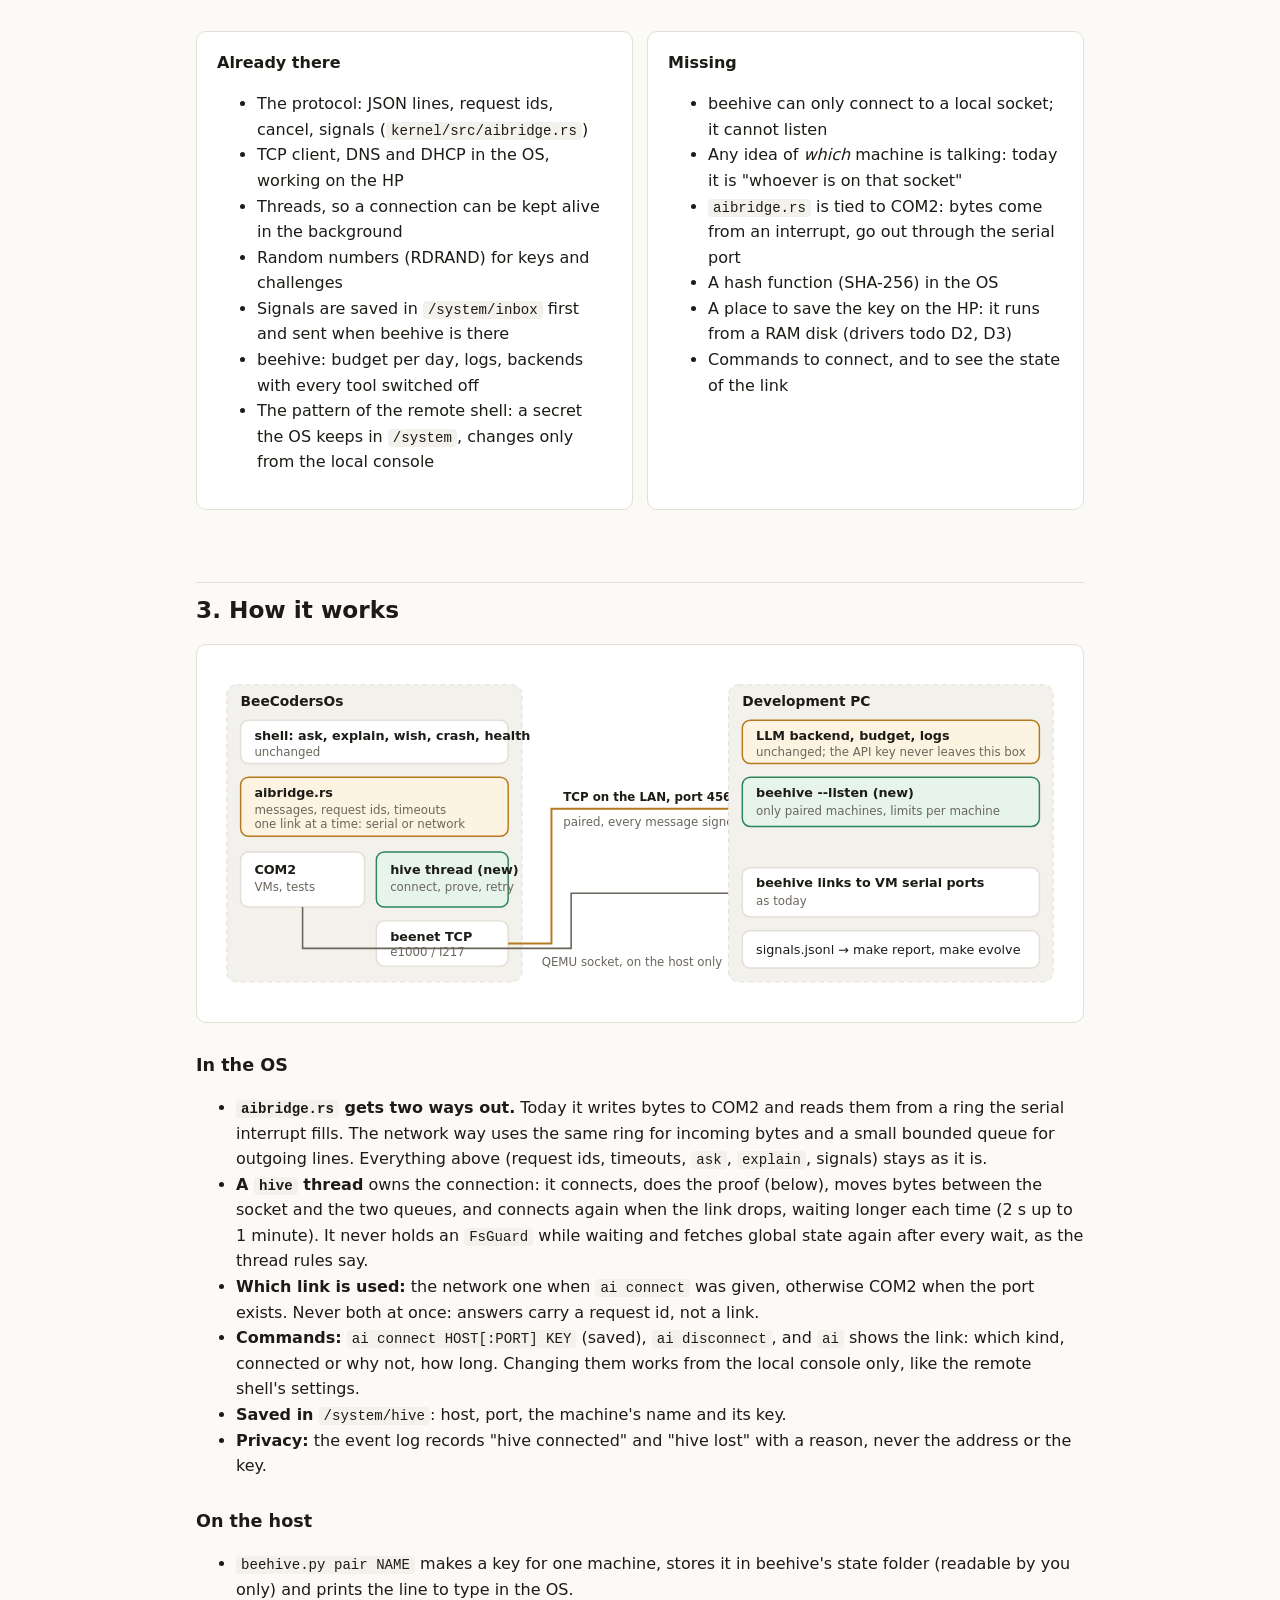
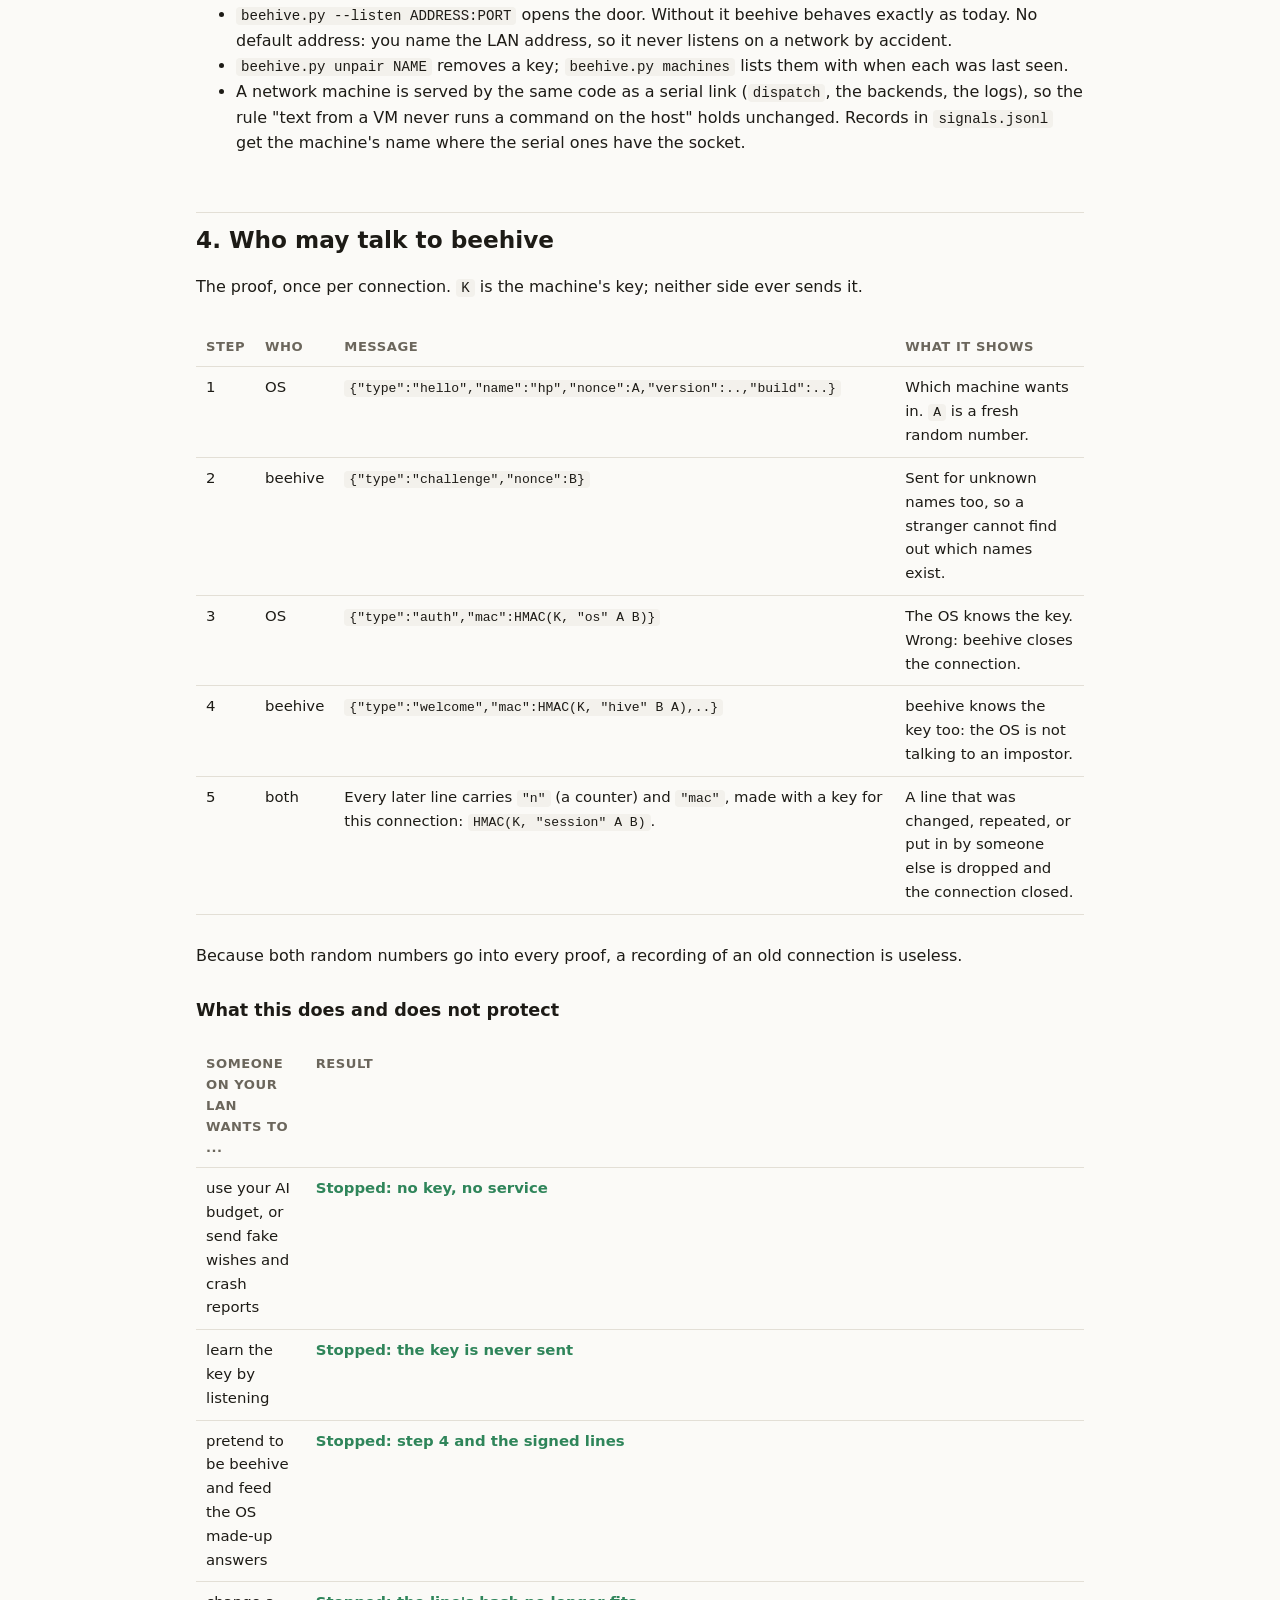
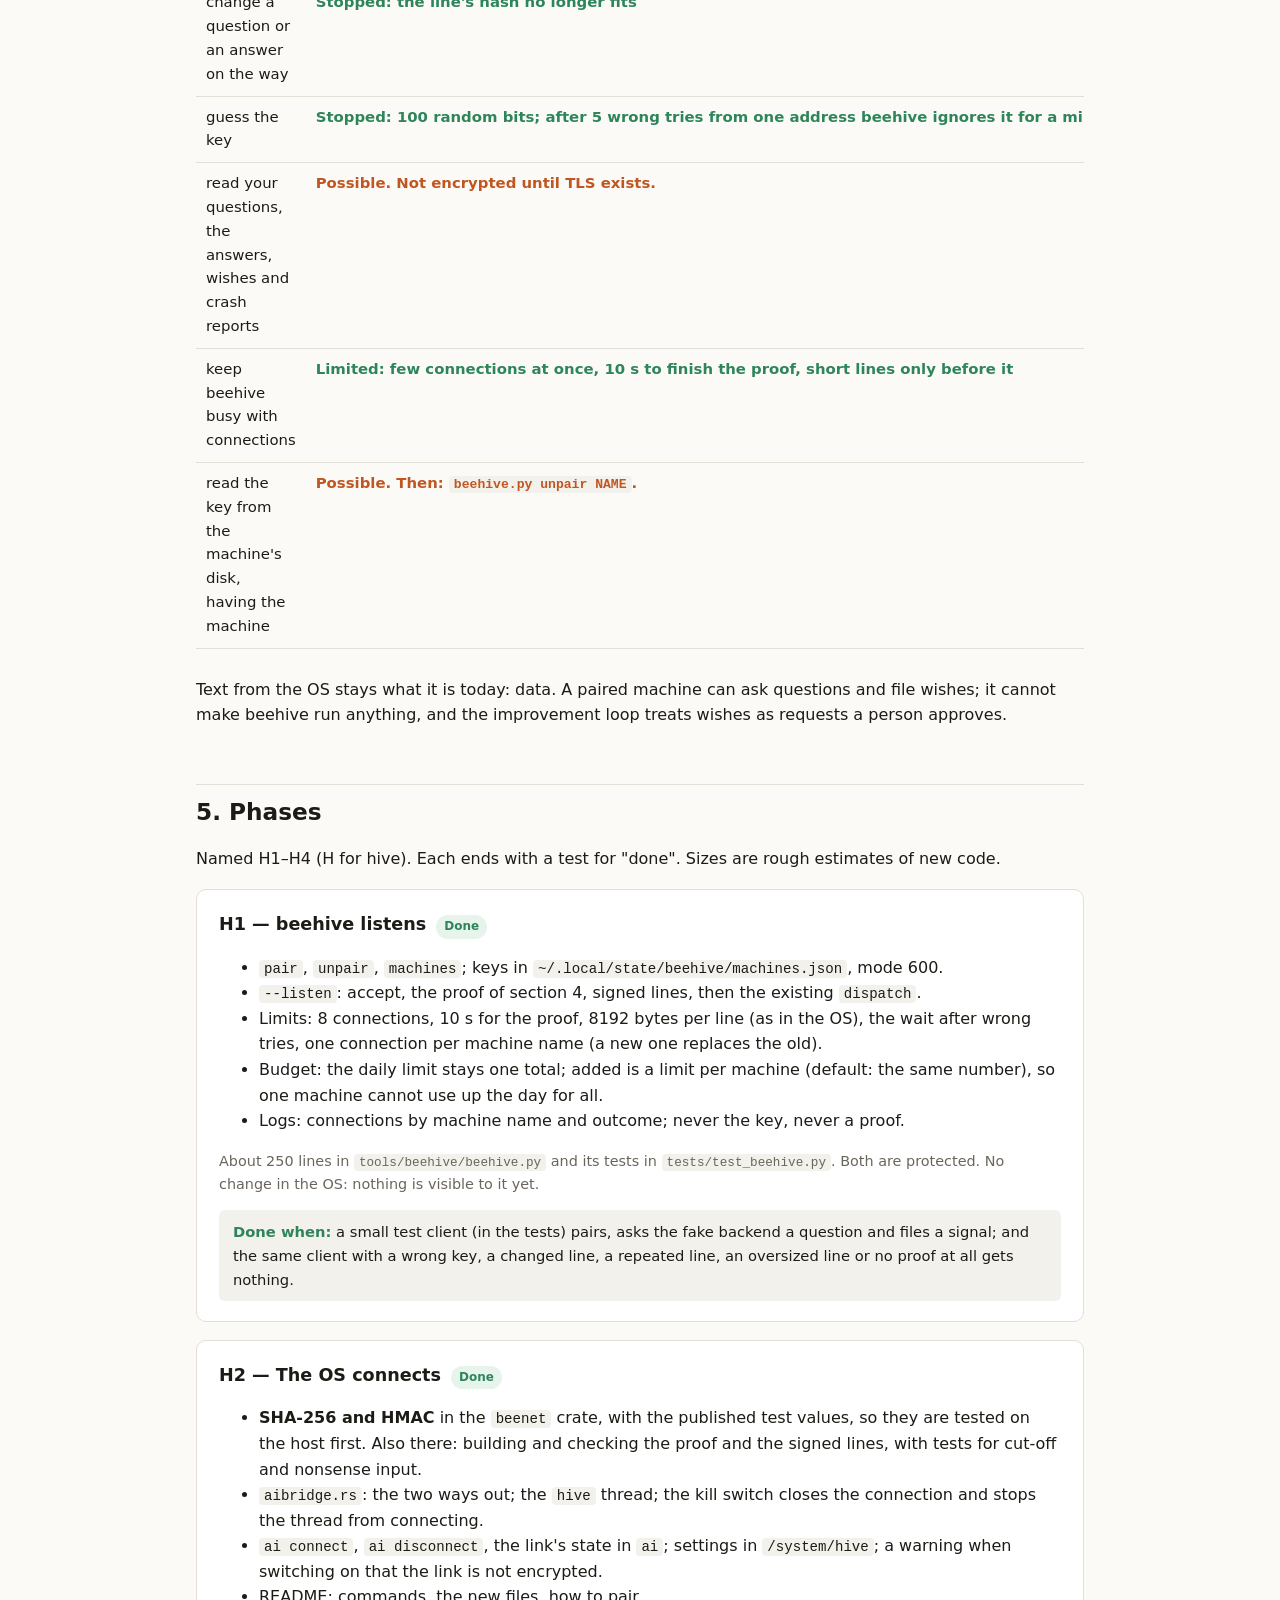
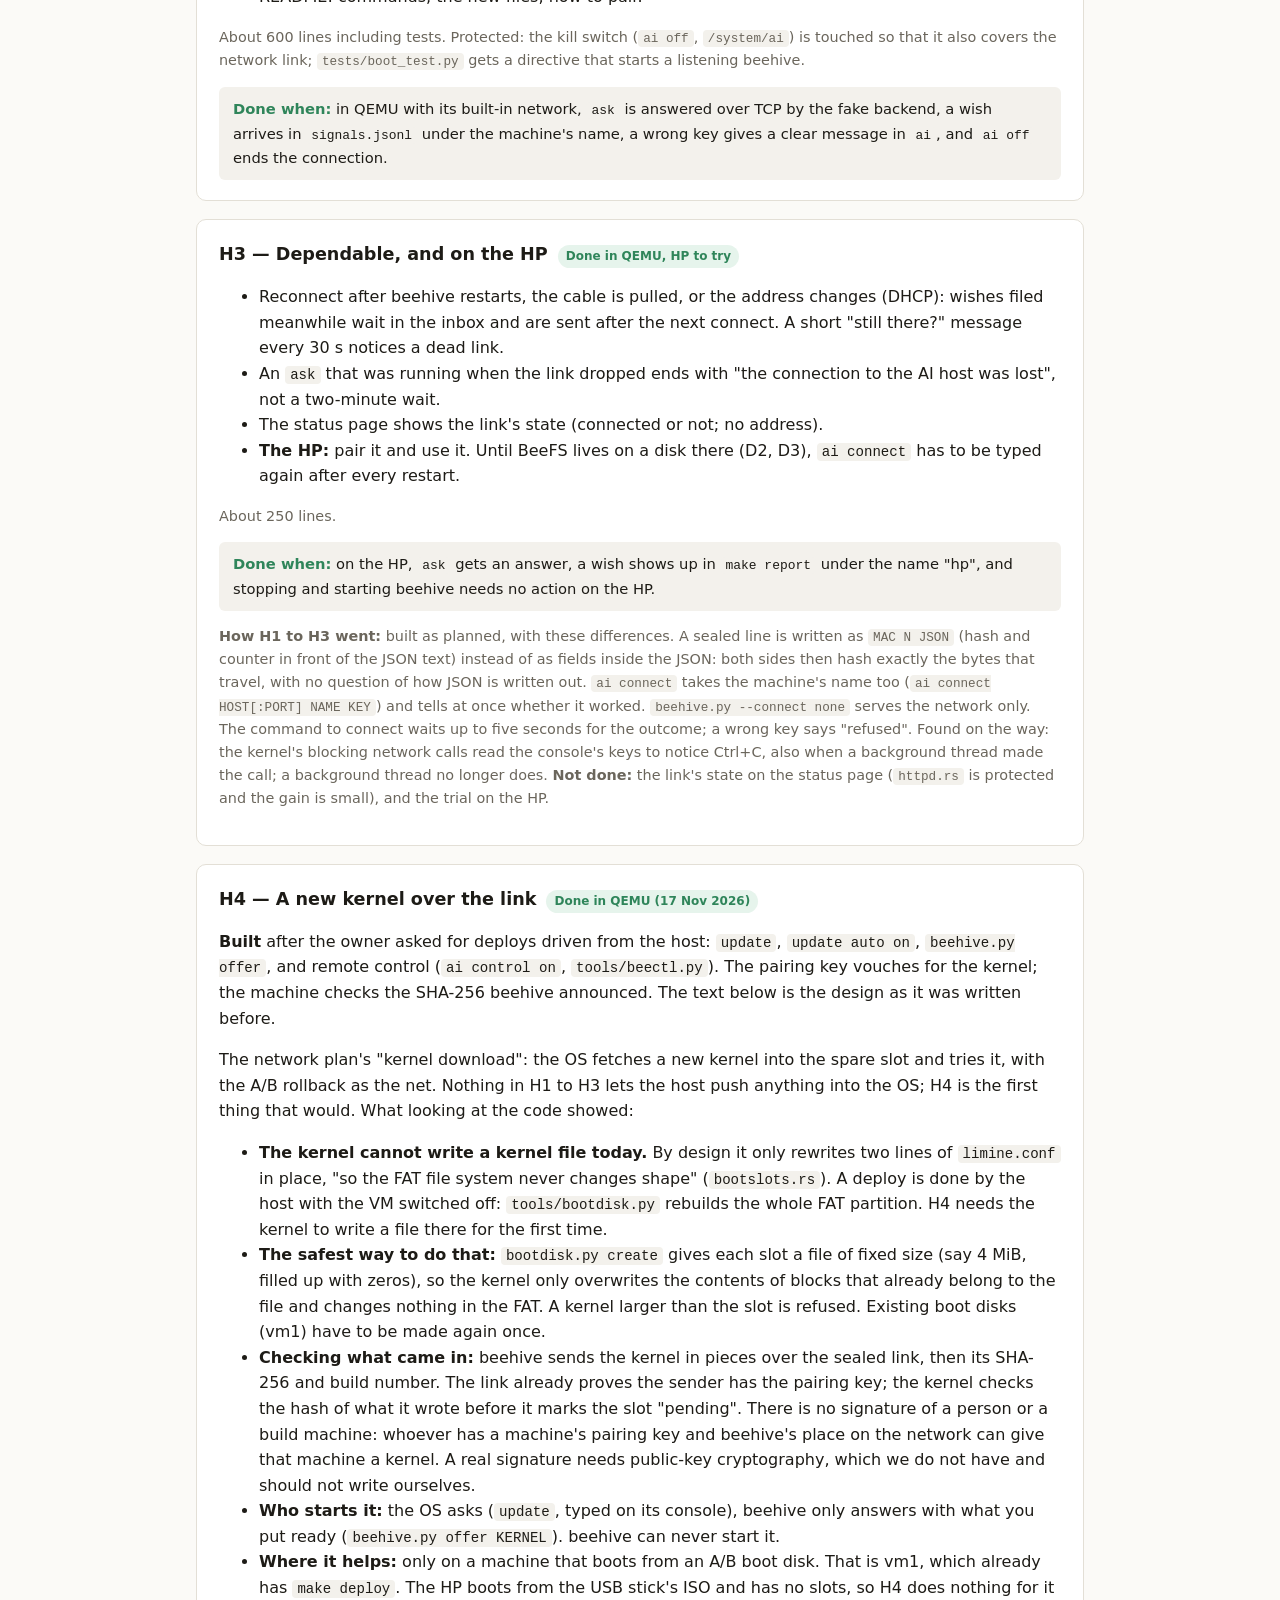
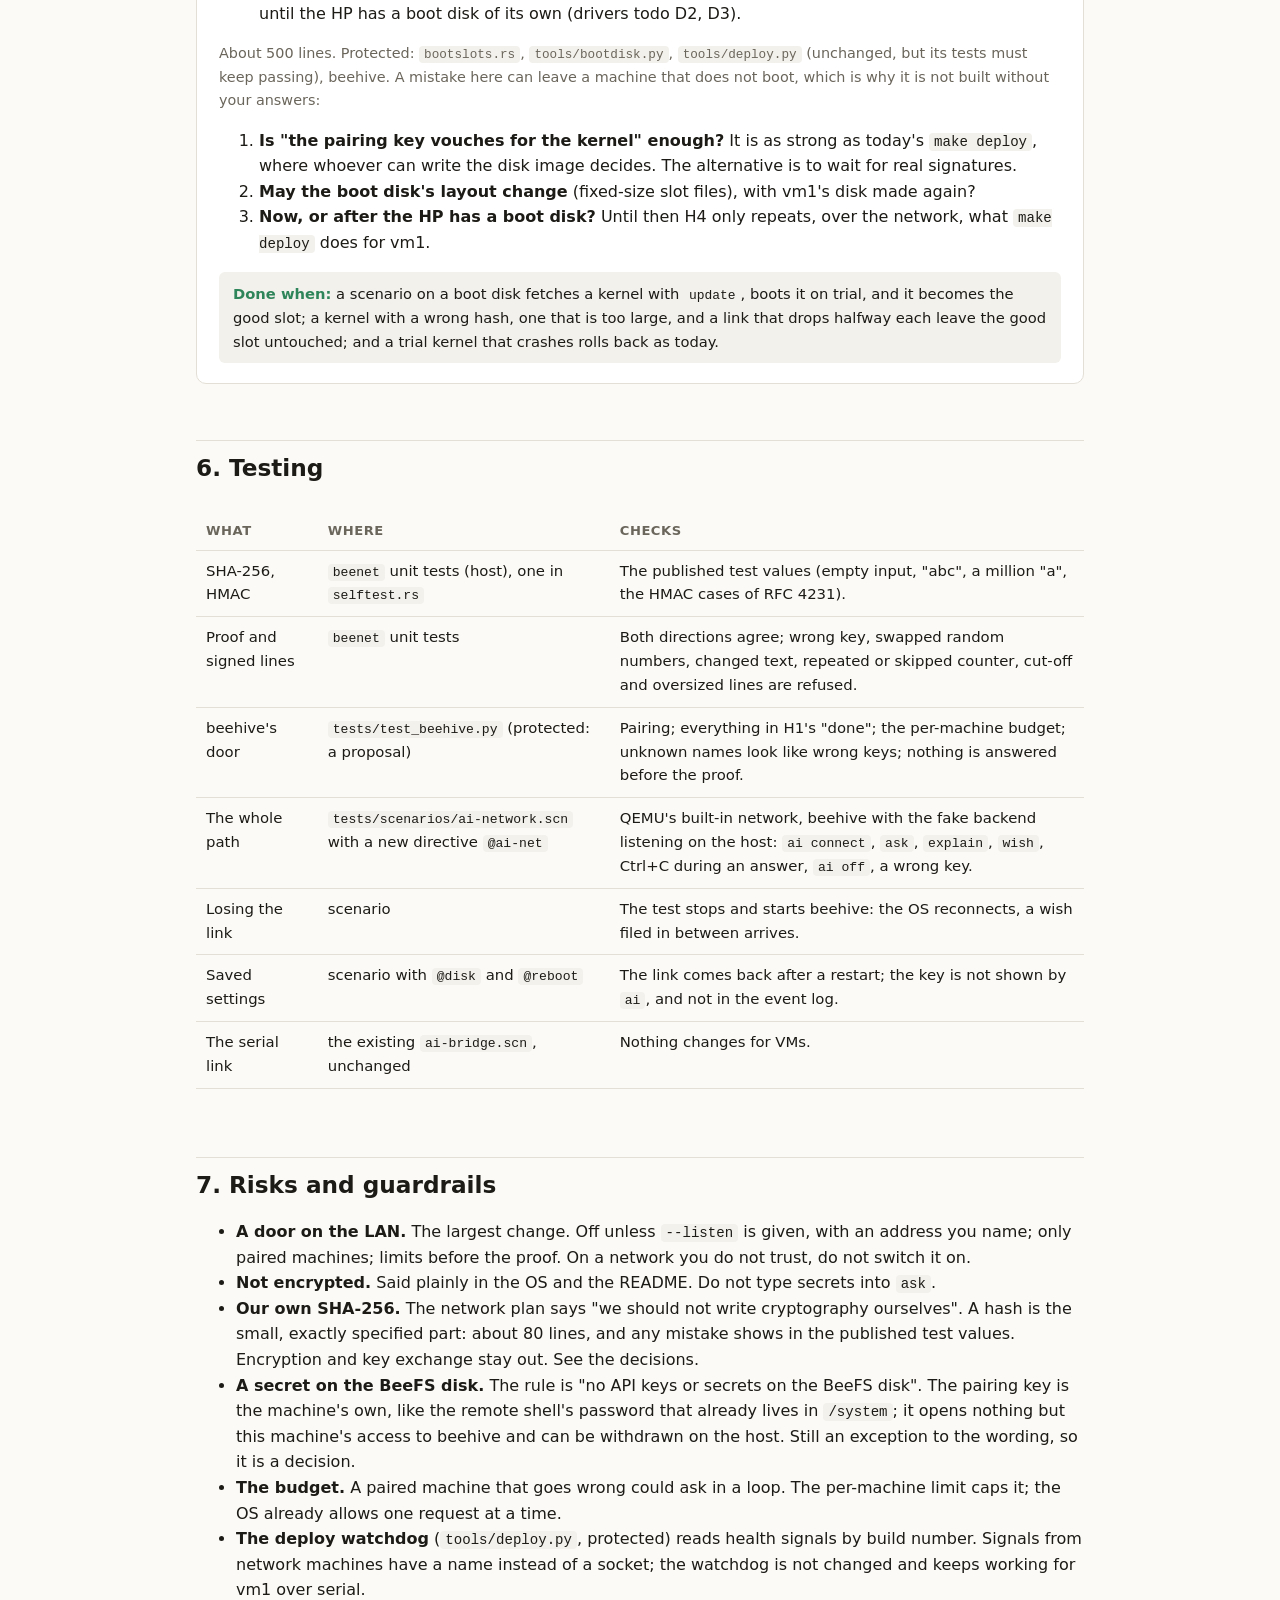
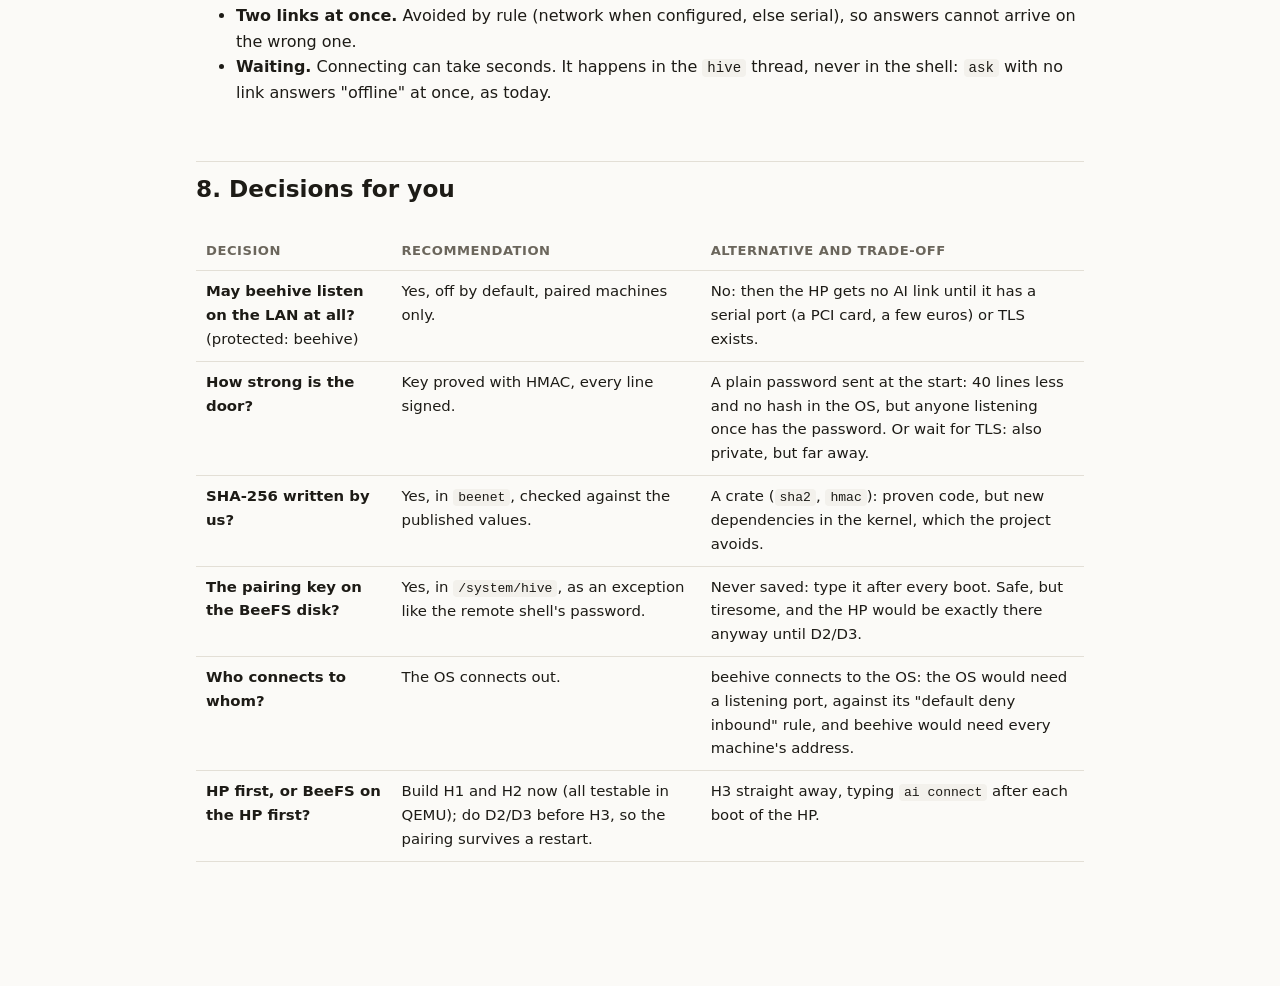
<file: Docs/beehive-network-plan.html>
<!doctype html>
<html lang="en">
<head>
<meta charset="utf-8">
<meta name="viewport" content="width=device-width, initial-scale=1">
<title>BeeCodersOs Beehive Link</title>
<style>
:root {
  --bg: #fbfaf7; --surface: #ffffff; --surface-2: #f3f1ec; --text: #1d1b16; --muted: #6b665c;
  --border: #e3dfd6; --accent: #b7791f; --accent-soft: #fdf3e1; --ok: #2f855a; --ok-soft: #e6f4ec;
  --warn: #c05621; --warn-soft: #fdecdf; --risk: #c53030; --risk-soft: #fde8e8; --code: #f3f1ec;
}
@media (prefers-color-scheme: dark) {
  :root:not([data-theme="light"]) {
    --bg: #15140f; --surface: #1d1b16; --surface-2: #26241d; --text: #ece8de; --muted: #a39d8f;
    --border: #36332a; --accent: #e9b04f; --accent-soft: #2e2617; --ok: #68d391; --ok-soft: #1a2b21;
    --warn: #f6ad55; --warn-soft: #2f2216; --risk: #fc8181; --risk-soft: #301c1c; --code: #26241d;
  }
}
:root[data-theme="dark"] {
  --bg: #15140f; --surface: #1d1b16; --surface-2: #26241d; --text: #ece8de; --muted: #a39d8f;
  --border: #36332a; --accent: #e9b04f; --accent-soft: #2e2617; --ok: #68d391; --ok-soft: #1a2b21;
  --warn: #f6ad55; --warn-soft: #2f2216; --risk: #fc8181; --risk-soft: #301c1c; --code: #26241d;
}
* { box-sizing: border-box; }
body { margin: 0; background: var(--bg); color: var(--text);
  font: 16px/1.6 system-ui, -apple-system, "Segoe UI", Roboto, sans-serif; }
main { max-width: 920px; margin: 0 auto; padding: 48px 16px 96px; }
h1 { font-size: 2.1rem; line-height: 1.2; margin: 0 0 8px; letter-spacing: -0.01em; }
h2 { font-size: 1.45rem; margin: 56px 0 12px; padding-top: 8px; border-top: 1px solid var(--border); }
h3 { font-size: 1.1rem; margin: 28px 0 8px; }
p, li { color: var(--text); }
.lede { font-size: 1.12rem; color: var(--muted); margin: 0 0 24px; }
.meta { font-size: .9rem; color: var(--muted); }
code { font-family: ui-monospace, "JetBrains Mono", Menlo, monospace; font-size: .88em;
  background: var(--code); padding: 1px 5px; border-radius: 4px; }
pre { background: var(--code); padding: 14px 16px; border-radius: 8px; overflow-x: auto;
  font-size: .85rem; line-height: 1.5; border: 1px solid var(--border); }
pre code { background: none; padding: 0; }
.card { background: var(--surface); border: 1px solid var(--border); border-radius: 10px; padding: 18px 20px; margin: 16px 0; }
.callout { background: var(--accent-soft); border-left: 4px solid var(--accent); border-radius: 6px; padding: 14px 18px; margin: 20px 0; }
.grid { display: grid; grid-template-columns: repeat(auto-fit, minmax(240px, 1fr)); gap: 14px; }
.phase { background: var(--surface); border: 1px solid var(--border); border-radius: 10px; padding: 20px 22px; margin: 18px 0; }
.phase h3 { margin-top: 0; display: flex; gap: 10px; align-items: baseline; flex-wrap: wrap; }
.tag { font-size: .75rem; font-weight: 600; padding: 2px 8px; border-radius: 999px; white-space: nowrap; }
.t-now { background: var(--ok-soft); color: var(--ok); }
.t-next { background: var(--accent-soft); color: var(--accent); }
.t-later { background: var(--surface-2); color: var(--muted); }
.done { font-size: .92rem; background: var(--surface-2); border-radius: 6px; padding: 10px 14px; margin-top: 12px; }
.done b { color: var(--ok); }
table { width: 100%; border-collapse: collapse; font-size: .93rem; margin: 12px 0; }
th, td { text-align: left; padding: 9px 10px; border-bottom: 1px solid var(--border); vertical-align: top; }
th { color: var(--muted); font-weight: 600; font-size: .82rem; text-transform: uppercase; letter-spacing: .04em; }
.table-wrap { overflow-x: auto; }
.lvl { font-weight: 700; white-space: nowrap; }
.l0 { color: var(--ok); } .l1 { color: var(--ok); } .l2 { color: var(--warn); } .l3 { color: var(--risk); }
.diagram { width: 100%; height: auto; display: block; margin: 8px 0; }
.diagram text { font-family: system-ui, sans-serif; fill: var(--text); }
.diagram .muted { fill: var(--muted); }
.diagram .box { fill: var(--surface); stroke: var(--border); stroke-width: 1.5; }
.diagram .box-a { fill: var(--accent-soft); stroke: var(--accent); stroke-width: 1.5; }
.diagram .zone { fill: var(--surface-2); stroke: var(--border); stroke-dasharray: 5 4; }
.diagram .line { stroke: var(--muted); stroke-width: 1.6; fill: none; }
.diagram .line-a { stroke: var(--accent); stroke-width: 2; fill: none; }
.loop { display: flex; flex-wrap: wrap; gap: 8px; align-items: center; margin: 14px 0; }
.loop span.step { background: var(--surface); border: 1px solid var(--border); border-radius: 8px; padding: 6px 12px; font-weight: 600; font-size: .92rem; }
.loop span.arrow { color: var(--muted); }
ol.steps li { margin-bottom: 6px; }
nav.toc { font-size: .93rem; }
nav.toc a { color: var(--accent); text-decoration: none; }
nav.toc a:hover { text-decoration: underline; }

.tier { font-weight: 700; white-space: nowrap; }
.t1 { color: var(--ok); } .t2 { color: var(--accent); } .t3 { color: var(--warn); } .t4 { color: var(--muted); }
.rec { background: var(--ok-soft); border-left: 4px solid var(--ok); border-radius: 6px; padding: 12px 16px; margin: 14px 0; }
.diagram .box-ok { fill: var(--ok-soft); stroke: var(--ok); stroke-width: 1.5; }
</style>
</head>
<body>
<main>

<h1>Beehive over the network</h1>
<p class="lede">A plan to let BeeCodersOs reach beehive, the AI host, over the local network instead of a serial cable: so a real machine like the HP, which has no serial port, gets <code>ask</code>, <code>explain</code>, wishes and crash reports too.</p>
<p class="meta">Plan v1 · 16 November 2026 · Starting point: BeeCodersOs 0.0.3 b33 · the open item "signals over the network" of <a href="network-stack-plan.html">network phase N6</a>.</p>
<div class="callout"><b>Status:</b> H1, H2 and H3 are built and work in QEMU (16 November 2026): beehive listens for paired machines, the OS connects with <code>ai connect</code>, and the link survives a beehive restart and a reboot. <b>Not tried on the HP yet.</b> H4 (a new kernel over the link) is not built: its design is in <a href="#h4">section 5</a> and needs three answers from you first. All six decisions below were taken as recommended.</div>

<nav class="toc card">
<b>Contents</b>
<ol>
<li><a href="#summary">Summary and recommendations</a></li>
<li><a href="#start">What we have and what is missing</a></li>
<li><a href="#arch">How it works</a></li>
<li><a href="#trust">Who may talk to beehive</a></li>
<li><a href="#phases">Phases H1–H4</a></li>
<li><a href="#testing">Testing</a></li>
<li><a href="#risks">Risks and guardrails</a></li>
<li><a href="#decisions">Decisions for you</a></li>
</ol>
</nav>

<h2 id="summary">1. Summary and recommendations</h2>
<p>Today beehive connects to a VM's second serial port, which QEMU offers on the host as a local socket. Nothing leaves the host. A real machine has no such socket, so the link has to cross the network, and that changes one thing fundamentally: <b>beehive gets a door on the LAN</b>. Whoever can open it can spend your AI budget and put text into the improvement loop. Most of this plan is about that door.</p>
<div class="loop">
  <span class="step">shell: ask, wish, crash</span><span class="arrow">→</span>
  <span class="step">aibridge</span><span class="arrow">→</span>
  <span class="step">COM2 <i>or</i> TCP</span><span class="arrow">→</span>
  <span class="step">beehive</span><span class="arrow">→</span>
  <span class="step">LLM</span>
</div>
<div class="rec">
<b>Recommended choices</b>
<ul>
<li><b>The OS connects out; beehive listens.</b> The OS keeps its rule "nothing listens unless switched on", and a machine behind any router can reach the host.</li>
<li><b>Same messages as today.</b> The JSON lines of the serial link (<code>hello</code>, <code>ask</code>, <code>line</code>, <code>signal</code>, ...) travel unchanged inside a TCP connection. The shell commands do not change at all.</li>
<li><b>Pairing with a key, proved without sending it.</b> Each machine gets its own key from beehive, typed into the OS once. Both sides prove they know it with a keyed hash (HMAC-SHA-256), and every later message carries such a hash too, so nobody on the LAN can pretend to be the HP, pretend to be beehive, or change a message on the way.</li>
<li><b>Not encrypted.</b> Questions and answers can be read by someone listening on your LAN, like the remote shell and the status page today. Real encryption needs TLS, which the network plan postponed. This is stated in the OS when the link is switched on.</li>
<li><b>Off by default on both sides.</b> beehive only listens with <code>--listen</code>; the OS only connects after <code>ai connect</code>. The kill switch <code>ai off</code> closes the connection.</li>
<li><b>The serial link stays</b> for VMs and the tests, exactly as it is.</li>
</ul>
</div>
<p>Four phases, H1 to H4. H1 is on the host only, H2 is the OS side and works in QEMU, H3 makes it dependable and brings it to the HP. H4, downloading a new kernel over this link, is named but not planned here.</p>

<h2 id="start">2. What we have and what is missing</h2>
<div class="grid">
<div class="card"><b>Already there</b>
<ul>
<li>The protocol: JSON lines, request ids, cancel, signals (<code>kernel/src/aibridge.rs</code>)</li>
<li>TCP client, DNS and DHCP in the OS, working on the HP</li>
<li>Threads, so a connection can be kept alive in the background</li>
<li>Random numbers (RDRAND) for keys and challenges</li>
<li>Signals are saved in <code>/system/inbox</code> first and sent when beehive is there</li>
<li>beehive: budget per day, logs, backends with every tool switched off</li>
<li>The pattern of the remote shell: a secret the OS keeps in <code>/system</code>, changes only from the local console</li>
</ul>
</div>
<div class="card"><b>Missing</b>
<ul>
<li>beehive can only connect to a local socket; it cannot listen</li>
<li>Any idea of <i>which</i> machine is talking: today it is "whoever is on that socket"</li>
<li><code>aibridge.rs</code> is tied to COM2: bytes come from an interrupt, go out through the serial port</li>
<li>A hash function (SHA-256) in the OS</li>
<li>A place to save the key on the HP: it runs from a RAM disk (drivers todo D2, D3)</li>
<li>Commands to connect, and to see the state of the link</li>
</ul>
</div>
</div>

<h2 id="arch">3. How it works</h2>
<div class="card">
<svg class="diagram" viewBox="0 0 860 330" role="img" aria-label="The HP and other machines connect over the local network to a listening beehive on the development PC; virtual machines keep their serial link; beehive talks to the LLM and writes signals for the improvement loop.">
  <rect class="zone" x="10" y="14" width="300" height="302" rx="10"/>
  <text x="24" y="36" font-weight="700" font-size="14">BeeCodersOs</text>
  <rect class="box" x="24" y="50" width="272" height="44" rx="8"/>
  <text x="38" y="70" font-weight="600" font-size="13">shell: ask, explain, wish, crash, health</text>
  <text x="38" y="86" class="muted" font-size="12">unchanged</text>
  <rect class="box-a" x="24" y="108" width="272" height="60" rx="8"/>
  <text x="38" y="128" font-weight="600" font-size="13">aibridge.rs</text>
  <text x="38" y="145" class="muted" font-size="12">messages, request ids, timeouts</text>
  <text x="38" y="160" class="muted" font-size="12">one link at a time: serial or network</text>
  <rect class="box" x="24" y="184" width="126" height="56" rx="8"/>
  <text x="38" y="206" font-weight="600" font-size="13">COM2</text>
  <text x="38" y="224" class="muted" font-size="12">VMs, tests</text>
  <rect class="box-ok" x="162" y="184" width="134" height="56" rx="8"/>
  <text x="176" y="206" font-weight="600" font-size="13">hive thread (new)</text>
  <text x="176" y="224" class="muted" font-size="12">connect, prove, retry</text>
  <rect class="box" x="162" y="254" width="134" height="46" rx="8"/>
  <text x="176" y="274" font-weight="600" font-size="13">beenet TCP</text>
  <text x="176" y="290" class="muted" font-size="12">e1000 / I217</text>

  <path class="line" d="M87 240 V282 H360 V226 H520"/>
  <text x="330" y="300" class="muted" font-size="12">QEMU socket, on the host only</text>
  <path class="line-a" d="M296 277 H340 V140 H520"/>
  <text x="352" y="132" font-size="12" font-weight="600">TCP on the LAN, port 4560</text>
  <text x="352" y="158" class="muted" font-size="12">paired, every message signed</text>

  <rect class="zone" x="520" y="14" width="330" height="302" rx="10"/>
  <text x="534" y="36" font-weight="700" font-size="14">Development PC</text>
  <rect class="box-ok" x="534" y="108" width="302" height="50" rx="8"/>
  <text x="548" y="128" font-weight="600" font-size="13">beehive --listen (new)</text>
  <text x="548" y="146" class="muted" font-size="12">only paired machines, limits per machine</text>
  <rect class="box" x="534" y="200" width="302" height="50" rx="8"/>
  <text x="548" y="220" font-weight="600" font-size="13">beehive links to VM serial ports</text>
  <text x="548" y="238" class="muted" font-size="12">as today</text>
  <rect class="box-a" x="534" y="50" width="302" height="44" rx="8"/>
  <text x="548" y="70" font-weight="600" font-size="13">LLM backend, budget, logs</text>
  <text x="548" y="86" class="muted" font-size="12">unchanged; the API key never leaves this box</text>
  <rect class="box" x="534" y="264" width="302" height="38" rx="8"/>
  <text x="548" y="288" font-size="13">signals.jsonl → make report, make evolve</text>
</svg>
</div>

<h3>In the OS</h3>
<ul>
<li><b><code>aibridge.rs</code> gets two ways out.</b> Today it writes bytes to COM2 and reads them from a ring the serial interrupt fills. The network way uses the same ring for incoming bytes and a small bounded queue for outgoing lines. Everything above (request ids, timeouts, <code>ask</code>, <code>explain</code>, signals) stays as it is.</li>
<li><b>A <code>hive</code> thread</b> owns the connection: it connects, does the proof (below), moves bytes between the socket and the two queues, and connects again when the link drops, waiting longer each time (2 s up to 1 minute). It never holds an <code>FsGuard</code> while waiting and fetches global state again after every wait, as the thread rules say.</li>
<li><b>Which link is used:</b> the network one when <code>ai connect</code> was given, otherwise COM2 when the port exists. Never both at once: answers carry a request id, not a link.</li>
<li><b>Commands:</b> <code>ai connect HOST[:PORT] KEY</code> (saved), <code>ai disconnect</code>, and <code>ai</code> shows the link: which kind, connected or why not, how long. Changing them works from the local console only, like the remote shell's settings.</li>
<li><b>Saved in</b> <code>/system/hive</code>: host, port, the machine's name and its key.</li>
<li><b>Privacy:</b> the event log records "hive connected" and "hive lost" with a reason, never the address or the key.</li>
</ul>

<h3>On the host</h3>
<ul>
<li><code>beehive.py pair NAME</code> makes a key for one machine, stores it in beehive's state folder (readable by you only) and prints the line to type in the OS.</li>
<li><code>beehive.py --listen ADDRESS:PORT</code> opens the door. Without it beehive behaves exactly as today. No default address: you name the LAN address, so it never listens on a network by accident.</li>
<li><code>beehive.py unpair NAME</code> removes a key; <code>beehive.py machines</code> lists them with when each was last seen.</li>
<li>A network machine is served by the same code as a serial link (<code>dispatch</code>, the backends, the logs), so the rule "text from a VM never runs a command on the host" holds unchanged. Records in <code>signals.jsonl</code> get the machine's name where the serial ones have the socket.</li>
</ul>

<h2 id="trust">4. Who may talk to beehive</h2>
<p>The proof, once per connection. <code>K</code> is the machine's key; neither side ever sends it.</p>
<div class="table-wrap">
<table>
<thead><tr><th>Step</th><th>Who</th><th>Message</th><th>What it shows</th></tr></thead>
<tbody>
<tr><td>1</td><td>OS</td><td><code>{"type":"hello","name":"hp","nonce":A,"version":..,"build":..}</code></td><td>Which machine wants in. <code>A</code> is a fresh random number.</td></tr>
<tr><td>2</td><td>beehive</td><td><code>{"type":"challenge","nonce":B}</code></td><td>Sent for unknown names too, so a stranger cannot find out which names exist.</td></tr>
<tr><td>3</td><td>OS</td><td><code>{"type":"auth","mac":HMAC(K, "os" A B)}</code></td><td>The OS knows the key. Wrong: beehive closes the connection.</td></tr>
<tr><td>4</td><td>beehive</td><td><code>{"type":"welcome","mac":HMAC(K, "hive" B A),..}</code></td><td>beehive knows the key too: the OS is not talking to an impostor.</td></tr>
<tr><td>5</td><td>both</td><td>Every later line carries <code>"n"</code> (a counter) and <code>"mac"</code>, made with a key for this connection: <code>HMAC(K, "session" A B)</code>.</td><td>A line that was changed, repeated, or put in by someone else is dropped and the connection closed.</td></tr>
</tbody>
</table>
</div>
<p>Because both random numbers go into every proof, a recording of an old connection is useless.</p>
<h3>What this does and does not protect</h3>
<div class="table-wrap">
<table>
<thead><tr><th>Someone on your LAN wants to ...</th><th>Result</th></tr></thead>
<tbody>
<tr><td>use your AI budget, or send fake wishes and crash reports</td><td class="lvl l0">Stopped: no key, no service</td></tr>
<tr><td>learn the key by listening</td><td class="lvl l0">Stopped: the key is never sent</td></tr>
<tr><td>pretend to be beehive and feed the OS made-up answers</td><td class="lvl l0">Stopped: step 4 and the signed lines</td></tr>
<tr><td>change a question or an answer on the way</td><td class="lvl l0">Stopped: the line's hash no longer fits</td></tr>
<tr><td>guess the key</td><td class="lvl l0">Stopped: 100 random bits; after 5 wrong tries from one address beehive ignores it for a minute</td></tr>
<tr><td>read your questions, the answers, wishes and crash reports</td><td class="lvl l2">Possible. Not encrypted until TLS exists.</td></tr>
<tr><td>keep beehive busy with connections</td><td class="lvl l1">Limited: few connections at once, 10 s to finish the proof, short lines only before it</td></tr>
<tr><td>read the key from the machine's disk, having the machine</td><td class="lvl l2">Possible. Then: <code>beehive.py unpair NAME</code>.</td></tr>
</tbody>
</table>
</div>
<p>Text from the OS stays what it is today: data. A paired machine can ask questions and file wishes; it cannot make beehive run anything, and the improvement loop treats wishes as requests a person approves.</p>

<h2 id="phases">5. Phases</h2>
<p>Named H1–H4 (H for hive). Each ends with a test for "done". Sizes are rough estimates of new code.</p>

<div class="phase">
<h3>H1 — beehive listens <span class="tag t-now">Done</span></h3>
<ul>
<li><code>pair</code>, <code>unpair</code>, <code>machines</code>; keys in <code>~/.local/state/beehive/machines.json</code>, mode 600.</li>
<li><code>--listen</code>: accept, the proof of section 4, signed lines, then the existing <code>dispatch</code>.</li>
<li>Limits: 8 connections, 10 s for the proof, 8192 bytes per line (as in the OS), the wait after wrong tries, one connection per machine name (a new one replaces the old).</li>
<li>Budget: the daily limit stays one total; added is a limit per machine (default: the same number), so one machine cannot use up the day for all.</li>
<li>Logs: connections by machine name and outcome; never the key, never a proof.</li>
</ul>
<p class="meta">About 250 lines in <code>tools/beehive/beehive.py</code> and its tests in <code>tests/test_beehive.py</code>. Both are protected. No change in the OS: nothing is visible to it yet.</p>
<div class="done"><b>Done when:</b> a small test client (in the tests) pairs, asks the fake backend a question and files a signal; and the same client with a wrong key, a changed line, a repeated line, an oversized line or no proof at all gets nothing.</div>
</div>

<div class="phase">
<h3>H2 — The OS connects <span class="tag t-now">Done</span></h3>
<ul>
<li><b>SHA-256 and HMAC</b> in the <code>beenet</code> crate, with the published test values, so they are tested on the host first. Also there: building and checking the proof and the signed lines, with tests for cut-off and nonsense input.</li>
<li><code>aibridge.rs</code>: the two ways out; the <code>hive</code> thread; the kill switch closes the connection and stops the thread from connecting.</li>
<li><code>ai connect</code>, <code>ai disconnect</code>, the link's state in <code>ai</code>; settings in <code>/system/hive</code>; a warning when switching on that the link is not encrypted.</li>
<li>README: commands, the new files, how to pair.</li>
</ul>
<p class="meta">About 600 lines including tests. Protected: the kill switch (<code>ai off</code>, <code>/system/ai</code>) is touched so that it also covers the network link; <code>tests/boot_test.py</code> gets a directive that starts a listening beehive.</p>
<div class="done"><b>Done when:</b> in QEMU with its built-in network, <code>ask</code> is answered over TCP by the fake backend, a wish arrives in <code>signals.jsonl</code> under the machine's name, a wrong key gives a clear message in <code>ai</code>, and <code>ai off</code> ends the connection.</div>
</div>

<div class="phase">
<h3>H3 — Dependable, and on the HP <span class="tag t-now">Done in QEMU, HP to try</span></h3>
<ul>
<li>Reconnect after beehive restarts, the cable is pulled, or the address changes (DHCP): wishes filed meanwhile wait in the inbox and are sent after the next connect. A short "still there?" message every 30 s notices a dead link.</li>
<li>An <code>ask</code> that was running when the link dropped ends with "the connection to the AI host was lost", not a two-minute wait.</li>
<li>The status page shows the link's state (connected or not; no address).</li>
<li><b>The HP:</b> pair it and use it. Until BeeFS lives on a disk there (D2, D3), <code>ai connect</code> has to be typed again after every restart.</li>
</ul>
<p class="meta">About 250 lines.</p>
<div class="done"><b>Done when:</b> on the HP, <code>ask</code> gets an answer, a wish shows up in <code>make report</code> under the name "hp", and stopping and starting beehive needs no action on the HP.</div>
<p class="meta"><b>How H1 to H3 went:</b> built as planned, with these differences. A sealed line is written as <code>MAC N JSON</code> (hash and counter in front of the JSON text) instead of as fields inside the JSON: both sides then hash exactly the bytes that travel, with no question of how JSON is written out. <code>ai connect</code> takes the machine's name too (<code>ai connect HOST[:PORT] NAME KEY</code>) and tells at once whether it worked. <code>beehive.py --connect none</code> serves the network only. The command to connect waits up to five seconds for the outcome; a wrong key says "refused". Found on the way: the kernel's blocking network calls read the console's keys to notice Ctrl+C, also when a background thread made the call; a background thread no longer does. <b>Not done:</b> the link's state on the status page (<code>httpd.rs</code> is protected and the gain is small), and the trial on the HP.</p>
</div>

<div class="phase" id="h4">
<h3>H4 — A new kernel over the link <span class="tag t-now">Done in QEMU (17 Nov 2026)</span></h3>
<p><b>Built</b> after the owner asked for deploys driven from the host: <code>update</code>, <code>update auto on</code>, <code>beehive.py offer</code>, and remote control (<code>ai control on</code>, <code>tools/beectl.py</code>). The pairing key vouches for the kernel; the machine checks the SHA-256 beehive announced. The text below is the design as it was written before.</p>
<p>The network plan's "kernel download": the OS fetches a new kernel into the spare slot and tries it, with the A/B rollback as the net. Nothing in H1 to H3 lets the host push anything into the OS; H4 is the first thing that would. What looking at the code showed:</p>
<ul>
<li><b>The kernel cannot write a kernel file today.</b> By design it only rewrites two lines of <code>limine.conf</code> in place, "so the FAT file system never changes shape" (<code>bootslots.rs</code>). A deploy is done by the host with the VM switched off: <code>tools/bootdisk.py</code> rebuilds the whole FAT partition. H4 needs the kernel to write a file there for the first time.</li>
<li><b>The safest way to do that:</b> <code>bootdisk.py create</code> gives each slot a file of fixed size (say 4 MiB, filled up with zeros), so the kernel only overwrites the contents of blocks that already belong to the file and changes nothing in the FAT. A kernel larger than the slot is refused. Existing boot disks (vm1) have to be made again once.</li>
<li><b>Checking what came in:</b> beehive sends the kernel in pieces over the sealed link, then its SHA-256 and build number. The link already proves the sender has the pairing key; the kernel checks the hash of what it wrote before it marks the slot "pending". There is no signature of a person or a build machine: whoever has a machine's pairing key and beehive's place on the network can give that machine a kernel. A real signature needs public-key cryptography, which we do not have and should not write ourselves.</li>
<li><b>Who starts it:</b> the OS asks (<code>update</code>, typed on its console), beehive only answers with what you put ready (<code>beehive.py offer KERNEL</code>). beehive can never start it.</li>
<li><b>Where it helps:</b> only on a machine that boots from an A/B boot disk. That is vm1, which already has <code>make deploy</code>. The HP boots from the USB stick's ISO and has no slots, so H4 does nothing for it until the HP has a boot disk of its own (drivers todo D2, D3).</li>
</ul>
<p class="meta">About 500 lines. Protected: <code>bootslots.rs</code>, <code>tools/bootdisk.py</code>, <code>tools/deploy.py</code> (unchanged, but its tests must keep passing), beehive. A mistake here can leave a machine that does not boot, which is why it is not built without your answers:</p>
<ol>
<li><b>Is "the pairing key vouches for the kernel" enough?</b> It is as strong as today's <code>make deploy</code>, where whoever can write the disk image decides. The alternative is to wait for real signatures.</li>
<li><b>May the boot disk's layout change</b> (fixed-size slot files), with vm1's disk made again?</li>
<li><b>Now, or after the HP has a boot disk?</b> Until then H4 only repeats, over the network, what <code>make deploy</code> does for vm1.</li>
</ol>
<div class="done"><b>Done when:</b> a scenario on a boot disk fetches a kernel with <code>update</code>, boots it on trial, and it becomes the good slot; a kernel with a wrong hash, one that is too large, and a link that drops halfway each leave the good slot untouched; and a trial kernel that crashes rolls back as today.</div>
</div>

<h2 id="testing">6. Testing</h2>
<div class="table-wrap">
<table>
<thead><tr><th>What</th><th>Where</th><th>Checks</th></tr></thead>
<tbody>
<tr><td>SHA-256, HMAC</td><td><code>beenet</code> unit tests (host), one in <code>selftest.rs</code></td><td>The published test values (empty input, "abc", a million "a", the HMAC cases of RFC 4231).</td></tr>
<tr><td>Proof and signed lines</td><td><code>beenet</code> unit tests</td><td>Both directions agree; wrong key, swapped random numbers, changed text, repeated or skipped counter, cut-off and oversized lines are refused.</td></tr>
<tr><td>beehive's door</td><td><code>tests/test_beehive.py</code> (protected: a proposal)</td><td>Pairing; everything in H1's "done"; the per-machine budget; unknown names look like wrong keys; nothing is answered before the proof.</td></tr>
<tr><td>The whole path</td><td><code>tests/scenarios/ai-network.scn</code> with a new directive <code>@ai-net</code></td><td>QEMU's built-in network, beehive with the fake backend listening on the host: <code>ai connect</code>, <code>ask</code>, <code>explain</code>, <code>wish</code>, Ctrl+C during an answer, <code>ai off</code>, a wrong key.</td></tr>
<tr><td>Losing the link</td><td>scenario</td><td>The test stops and starts beehive: the OS reconnects, a wish filed in between arrives.</td></tr>
<tr><td>Saved settings</td><td>scenario with <code>@disk</code> and <code>@reboot</code></td><td>The link comes back after a restart; the key is not shown by <code>ai</code>, and not in the event log.</td></tr>
<tr><td>The serial link</td><td>the existing <code>ai-bridge.scn</code>, unchanged</td><td>Nothing changes for VMs.</td></tr>
</tbody>
</table>
</div>

<h2 id="risks">7. Risks and guardrails</h2>
<ul>
<li><b>A door on the LAN.</b> The largest change. Off unless <code>--listen</code> is given, with an address you name; only paired machines; limits before the proof. On a network you do not trust, do not switch it on.</li>
<li><b>Not encrypted.</b> Said plainly in the OS and the README. Do not type secrets into <code>ask</code>.</li>
<li><b>Our own SHA-256.</b> The network plan says "we should not write cryptography ourselves". A hash is the small, exactly specified part: about 80 lines, and any mistake shows in the published test values. Encryption and key exchange stay out. See the decisions.</li>
<li><b>A secret on the BeeFS disk.</b> The rule is "no API keys or secrets on the BeeFS disk". The pairing key is the machine's own, like the remote shell's password that already lives in <code>/system</code>; it opens nothing but this machine's access to beehive and can be withdrawn on the host. Still an exception to the wording, so it is a decision.</li>
<li><b>The budget.</b> A paired machine that goes wrong could ask in a loop. The per-machine limit caps it; the OS already allows one request at a time.</li>
<li><b>The deploy watchdog</b> (<code>tools/deploy.py</code>, protected) reads health signals by build number. Signals from network machines have a name instead of a socket; the watchdog is not changed and keeps working for vm1 over serial.</li>
<li><b>Two links at once.</b> Avoided by rule (network when configured, else serial), so answers cannot arrive on the wrong one.</li>
<li><b>Waiting.</b> Connecting can take seconds. It happens in the <code>hive</code> thread, never in the shell: <code>ask</code> with no link answers "offline" at once, as today.</li>
</ul>

<h2 id="decisions">8. Decisions for you</h2>
<div class="table-wrap">
<table>
<thead><tr><th>Decision</th><th>Recommendation</th><th>Alternative and trade-off</th></tr></thead>
<tbody>
<tr><td><b>May beehive listen on the LAN at all?</b> (protected: beehive)</td><td>Yes, off by default, paired machines only.</td><td>No: then the HP gets no AI link until it has a serial port (a PCI card, a few euros) or TLS exists.</td></tr>
<tr><td><b>How strong is the door?</b></td><td>Key proved with HMAC, every line signed.</td><td>A plain password sent at the start: 40 lines less and no hash in the OS, but anyone listening once has the password. Or wait for TLS: also private, but far away.</td></tr>
<tr><td><b>SHA-256 written by us?</b></td><td>Yes, in <code>beenet</code>, checked against the published values.</td><td>A crate (<code>sha2</code>, <code>hmac</code>): proven code, but new dependencies in the kernel, which the project avoids.</td></tr>
<tr><td><b>The pairing key on the BeeFS disk?</b></td><td>Yes, in <code>/system/hive</code>, as an exception like the remote shell's password.</td><td>Never saved: type it after every boot. Safe, but tiresome, and the HP would be exactly there anyway until D2/D3.</td></tr>
<tr><td><b>Who connects to whom?</b></td><td>The OS connects out.</td><td>beehive connects to the OS: the OS would need a listening port, against its "default deny inbound" rule, and beehive would need every machine's address.</td></tr>
<tr><td><b>HP first, or BeeFS on the HP first?</b></td><td>Build H1 and H2 now (all testable in QEMU); do D2/D3 before H3, so the pairing survives a restart.</td><td>H3 straight away, typing <code>ai connect</code> after each boot of the HP.</td></tr>
</tbody>
</table>
</div>

</main>
</body>
</html>
</file>
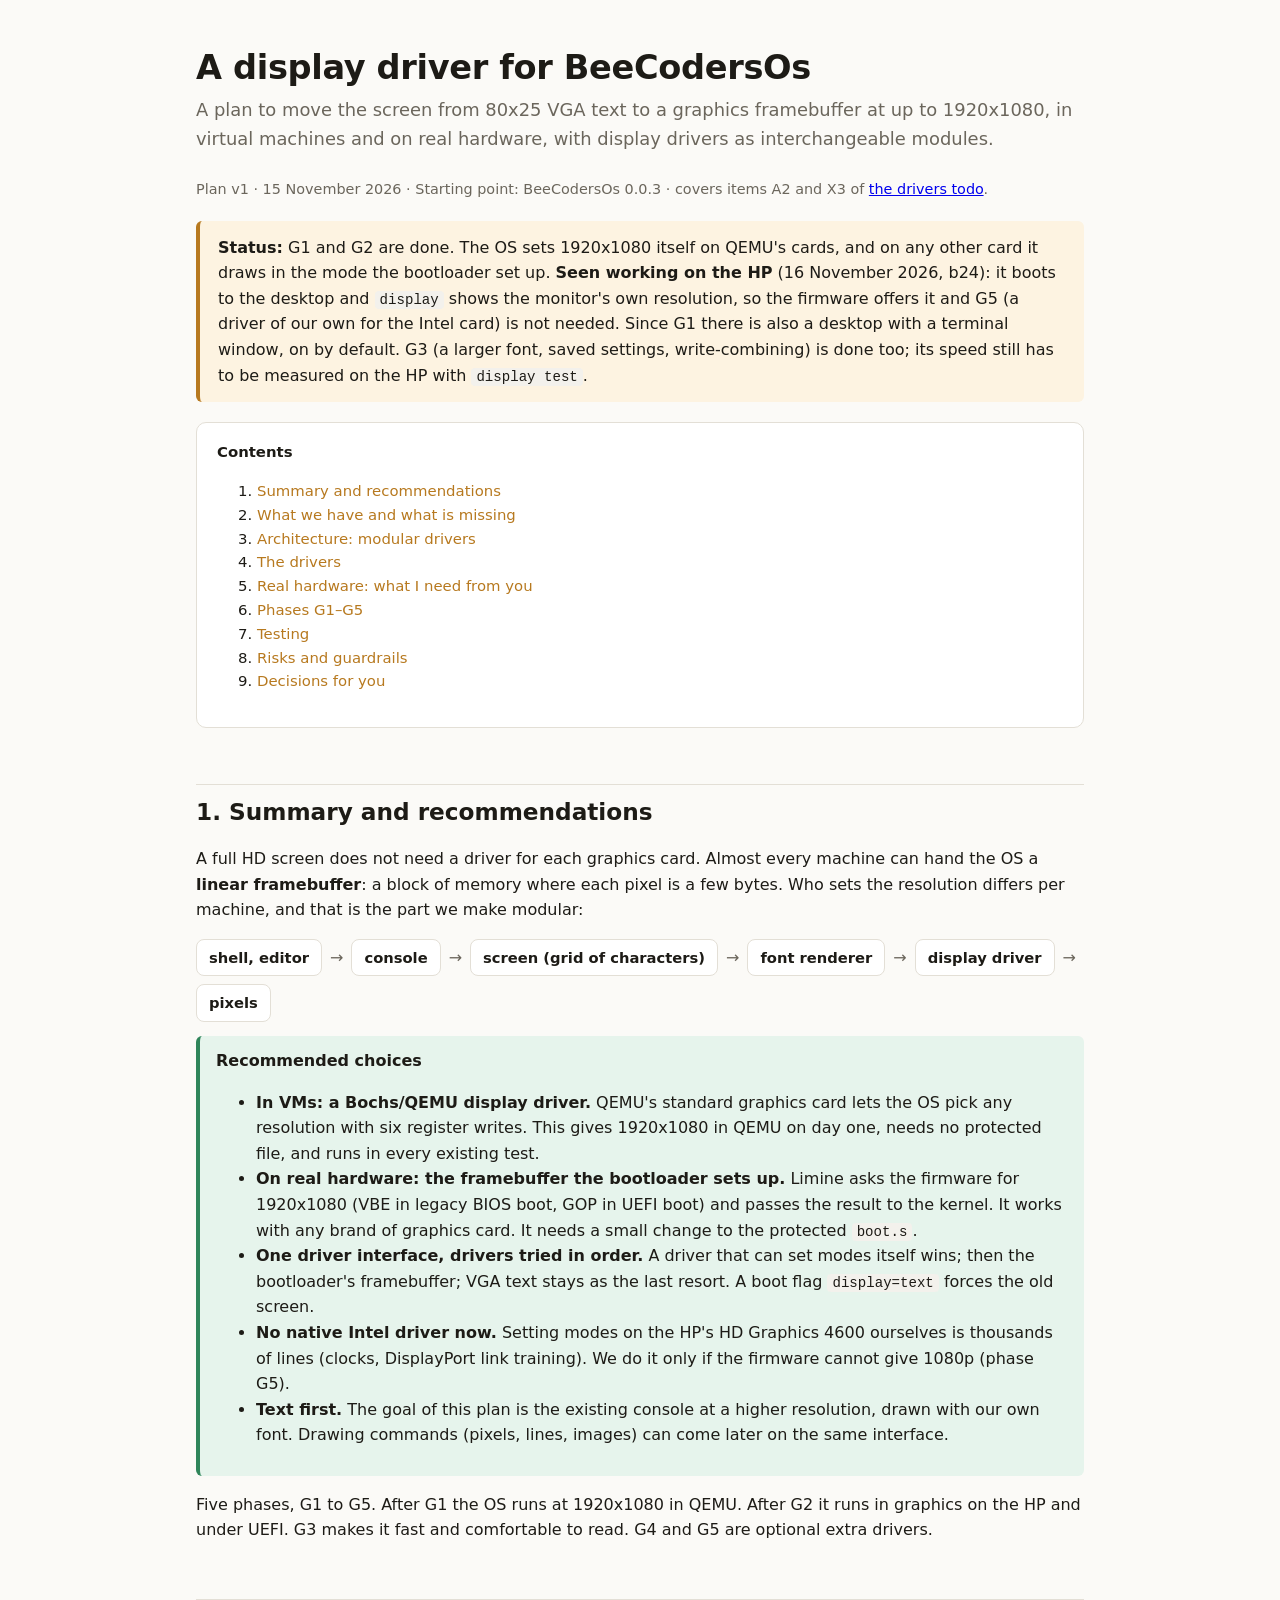
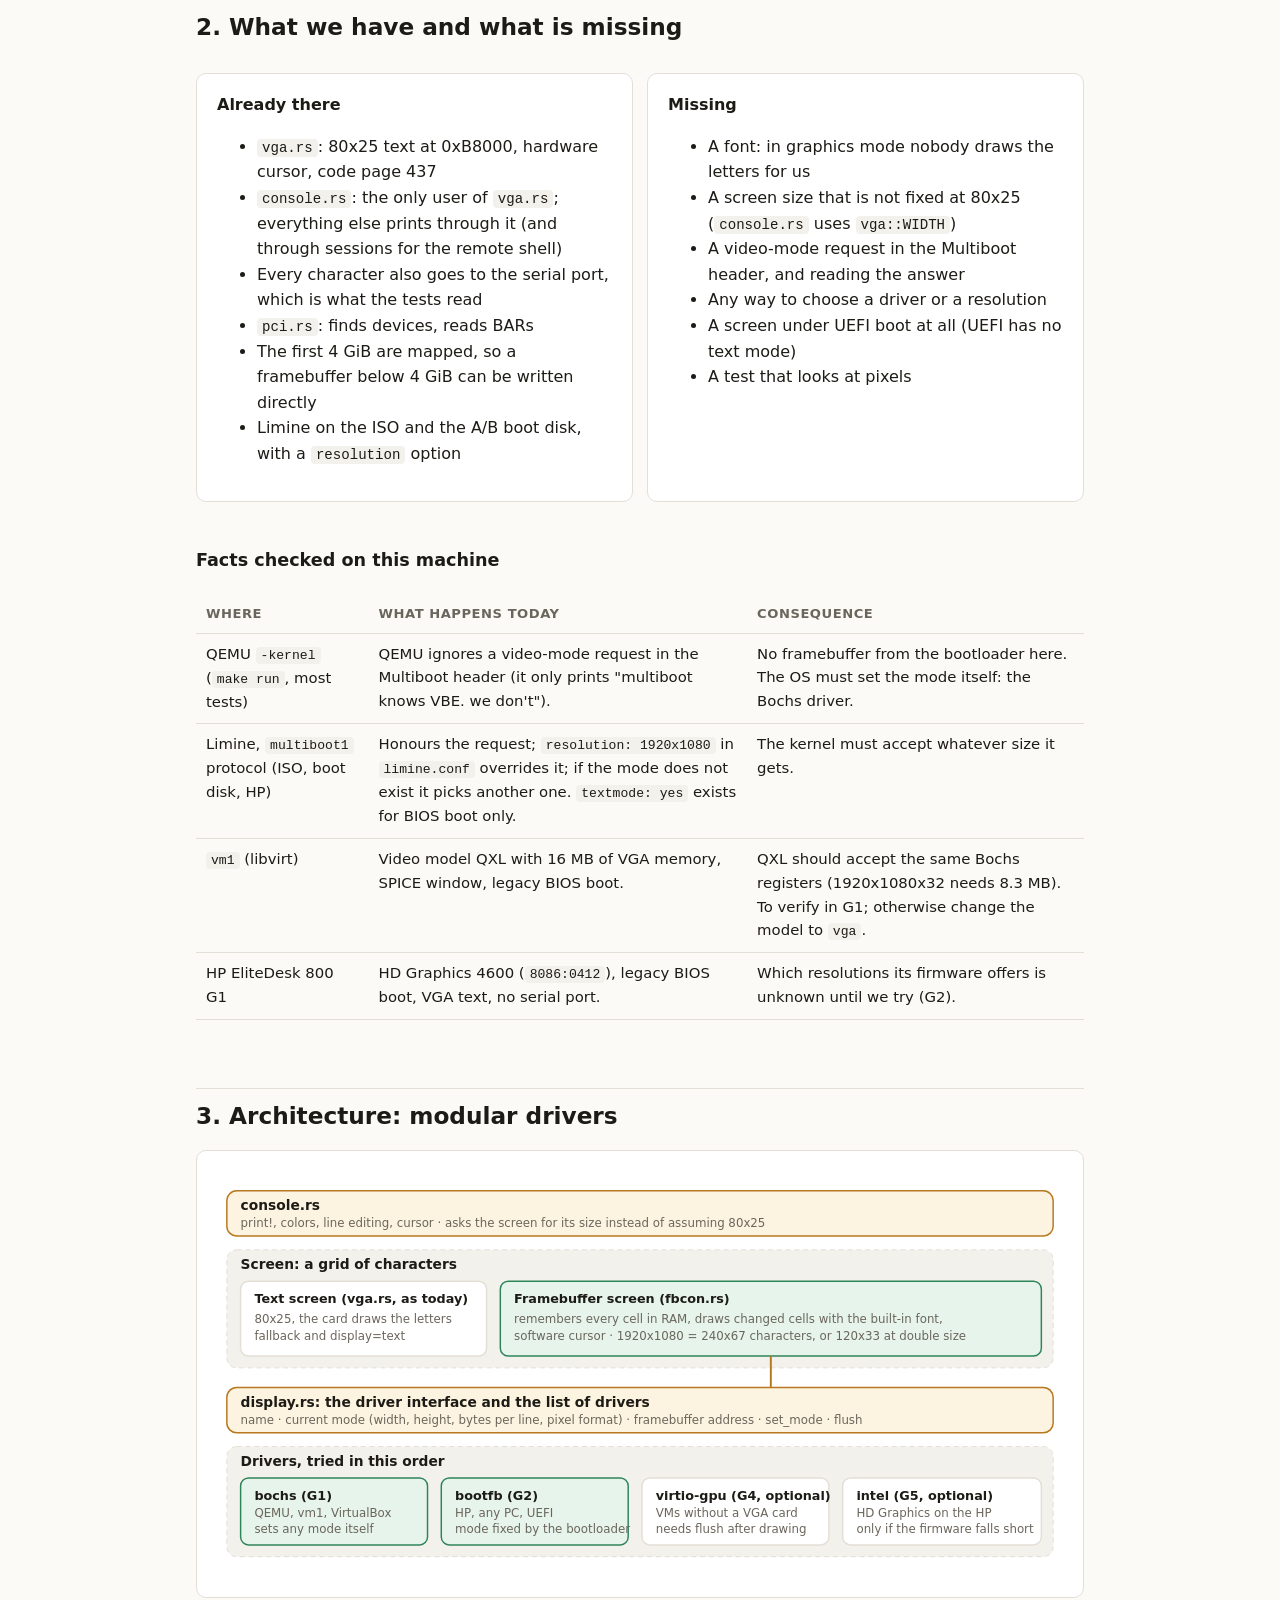
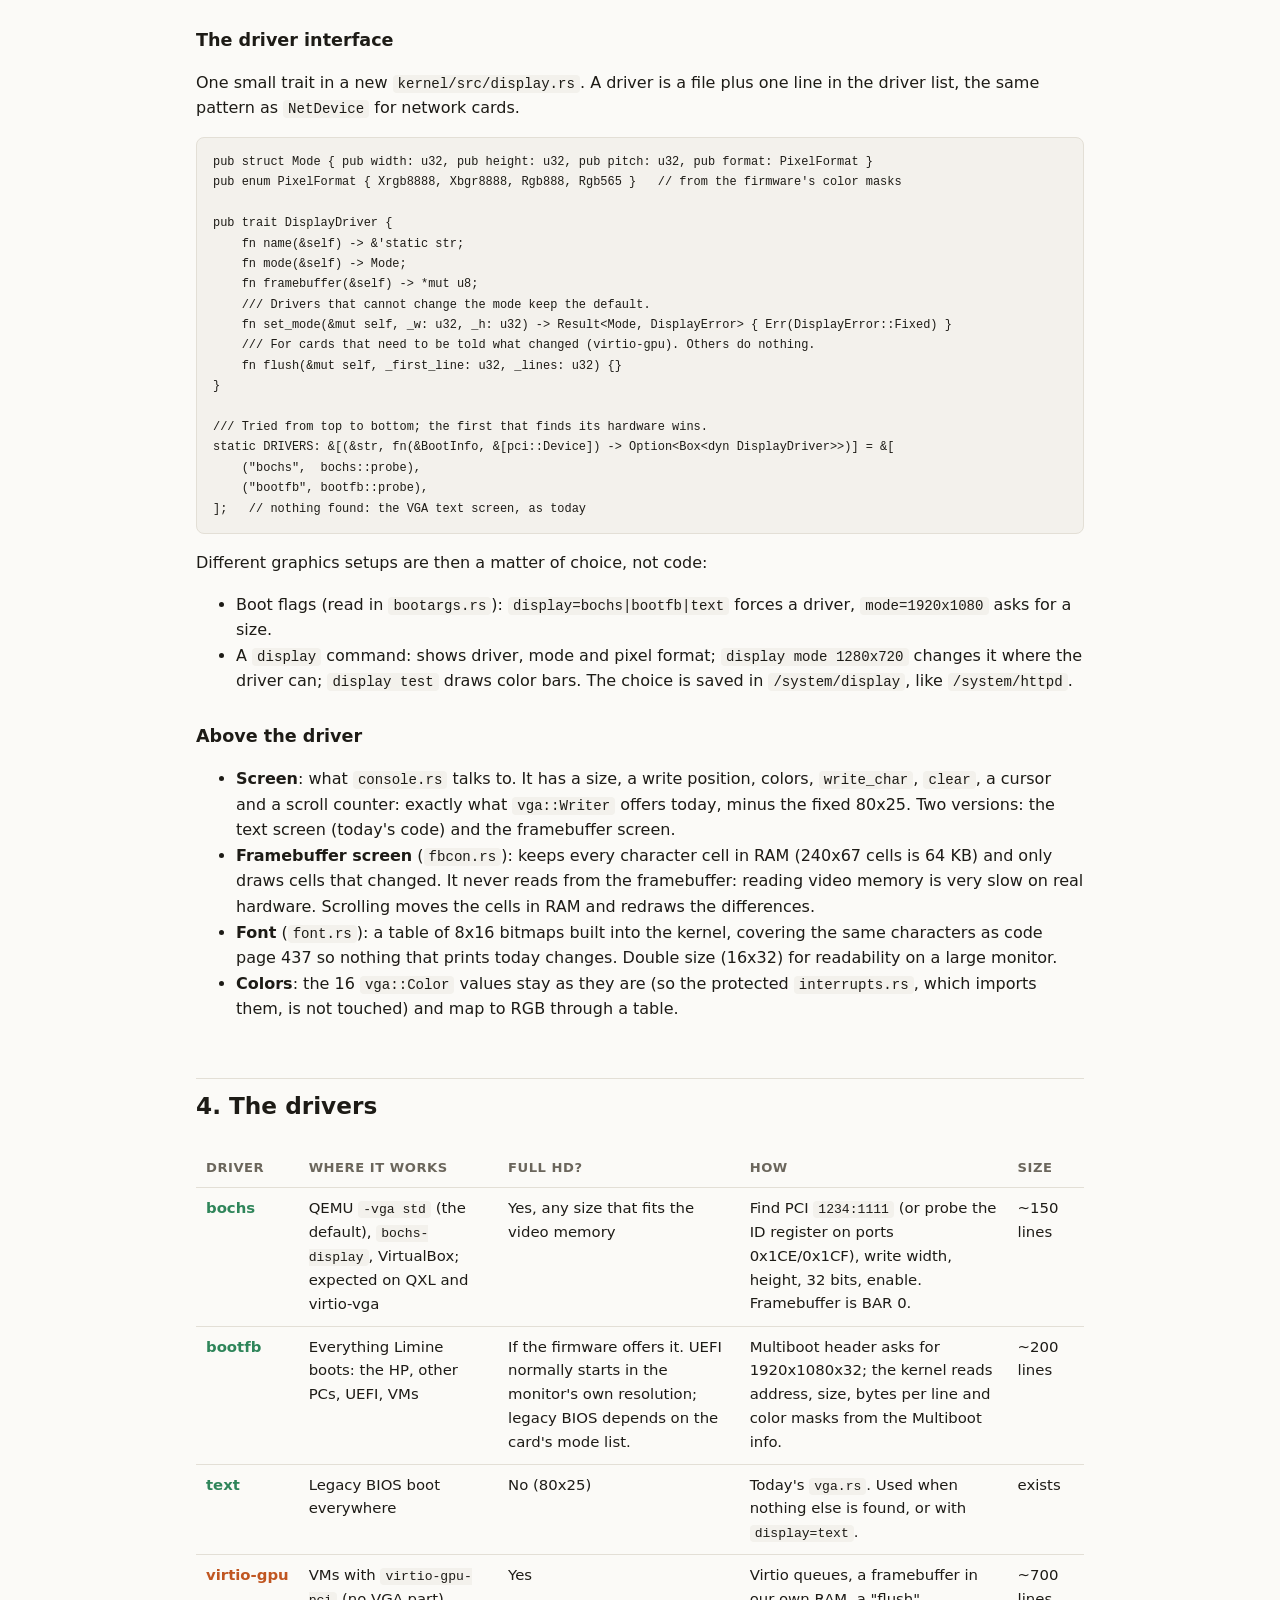
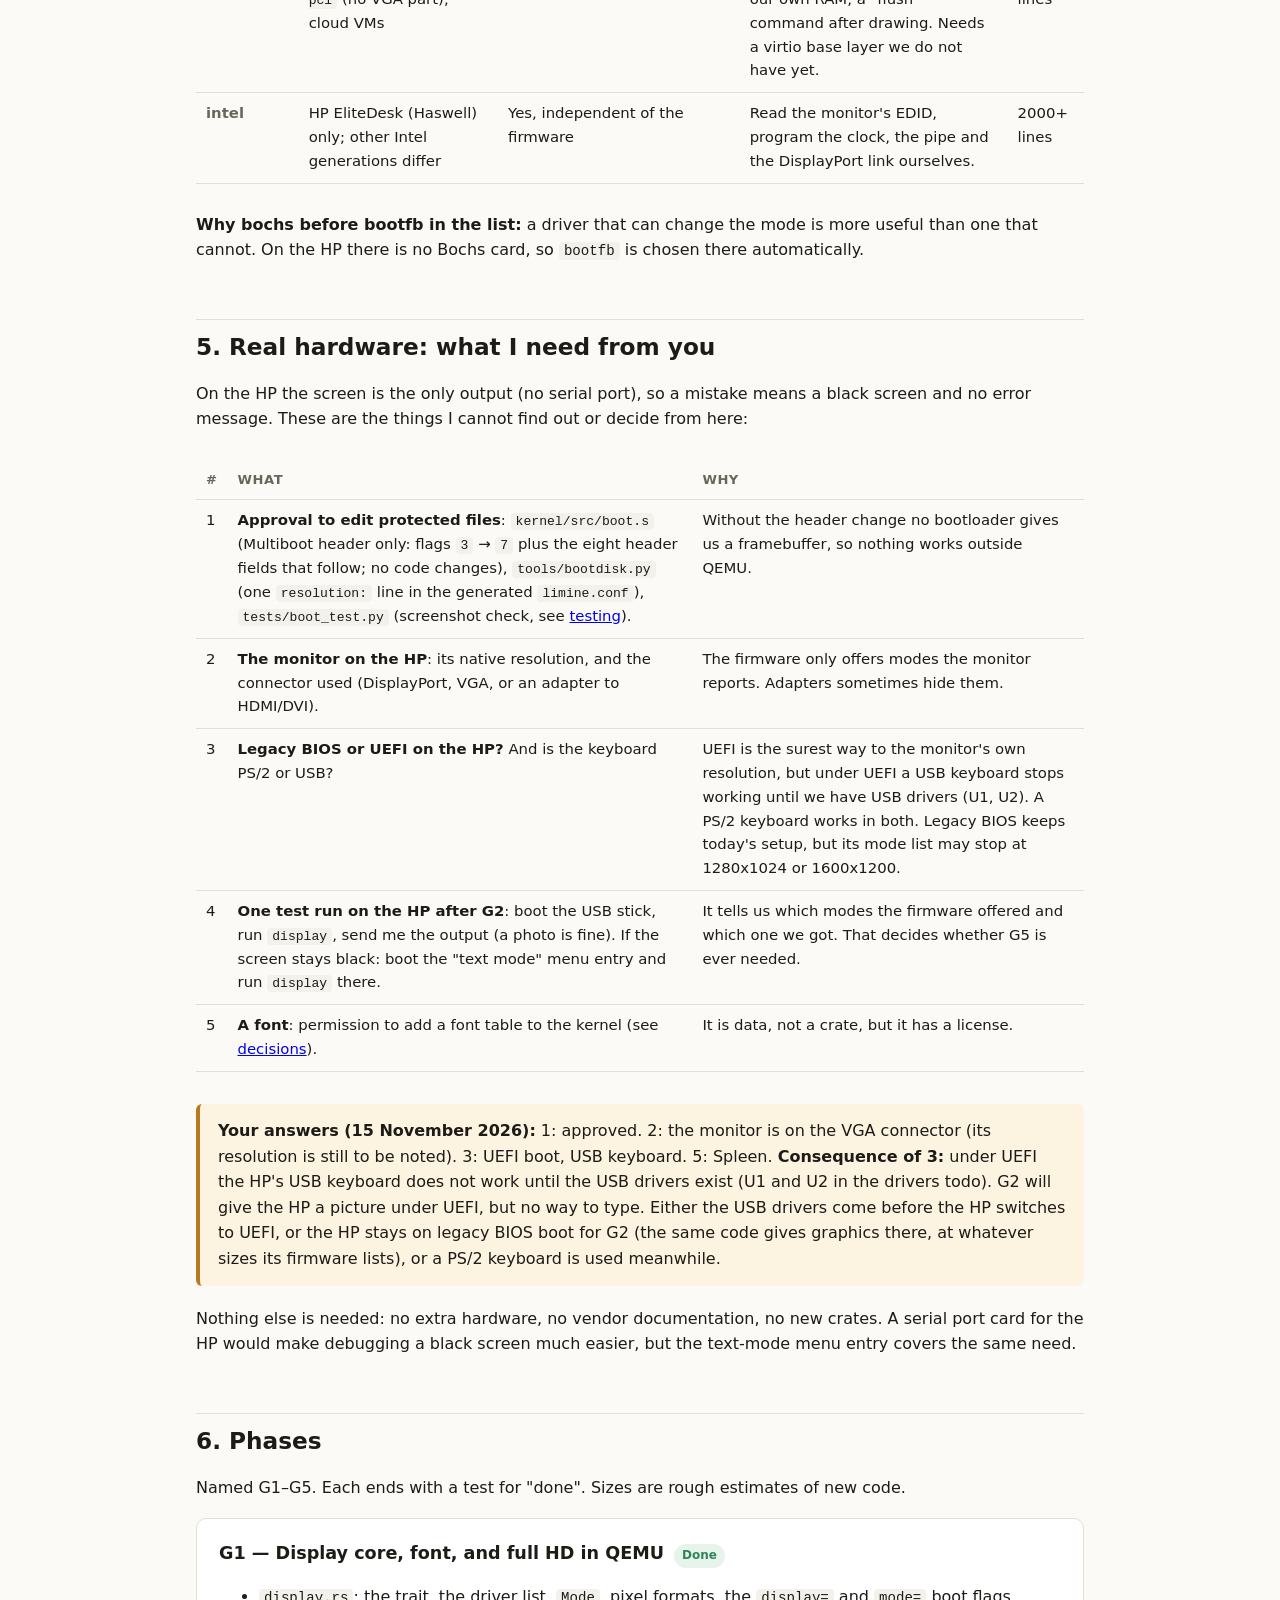
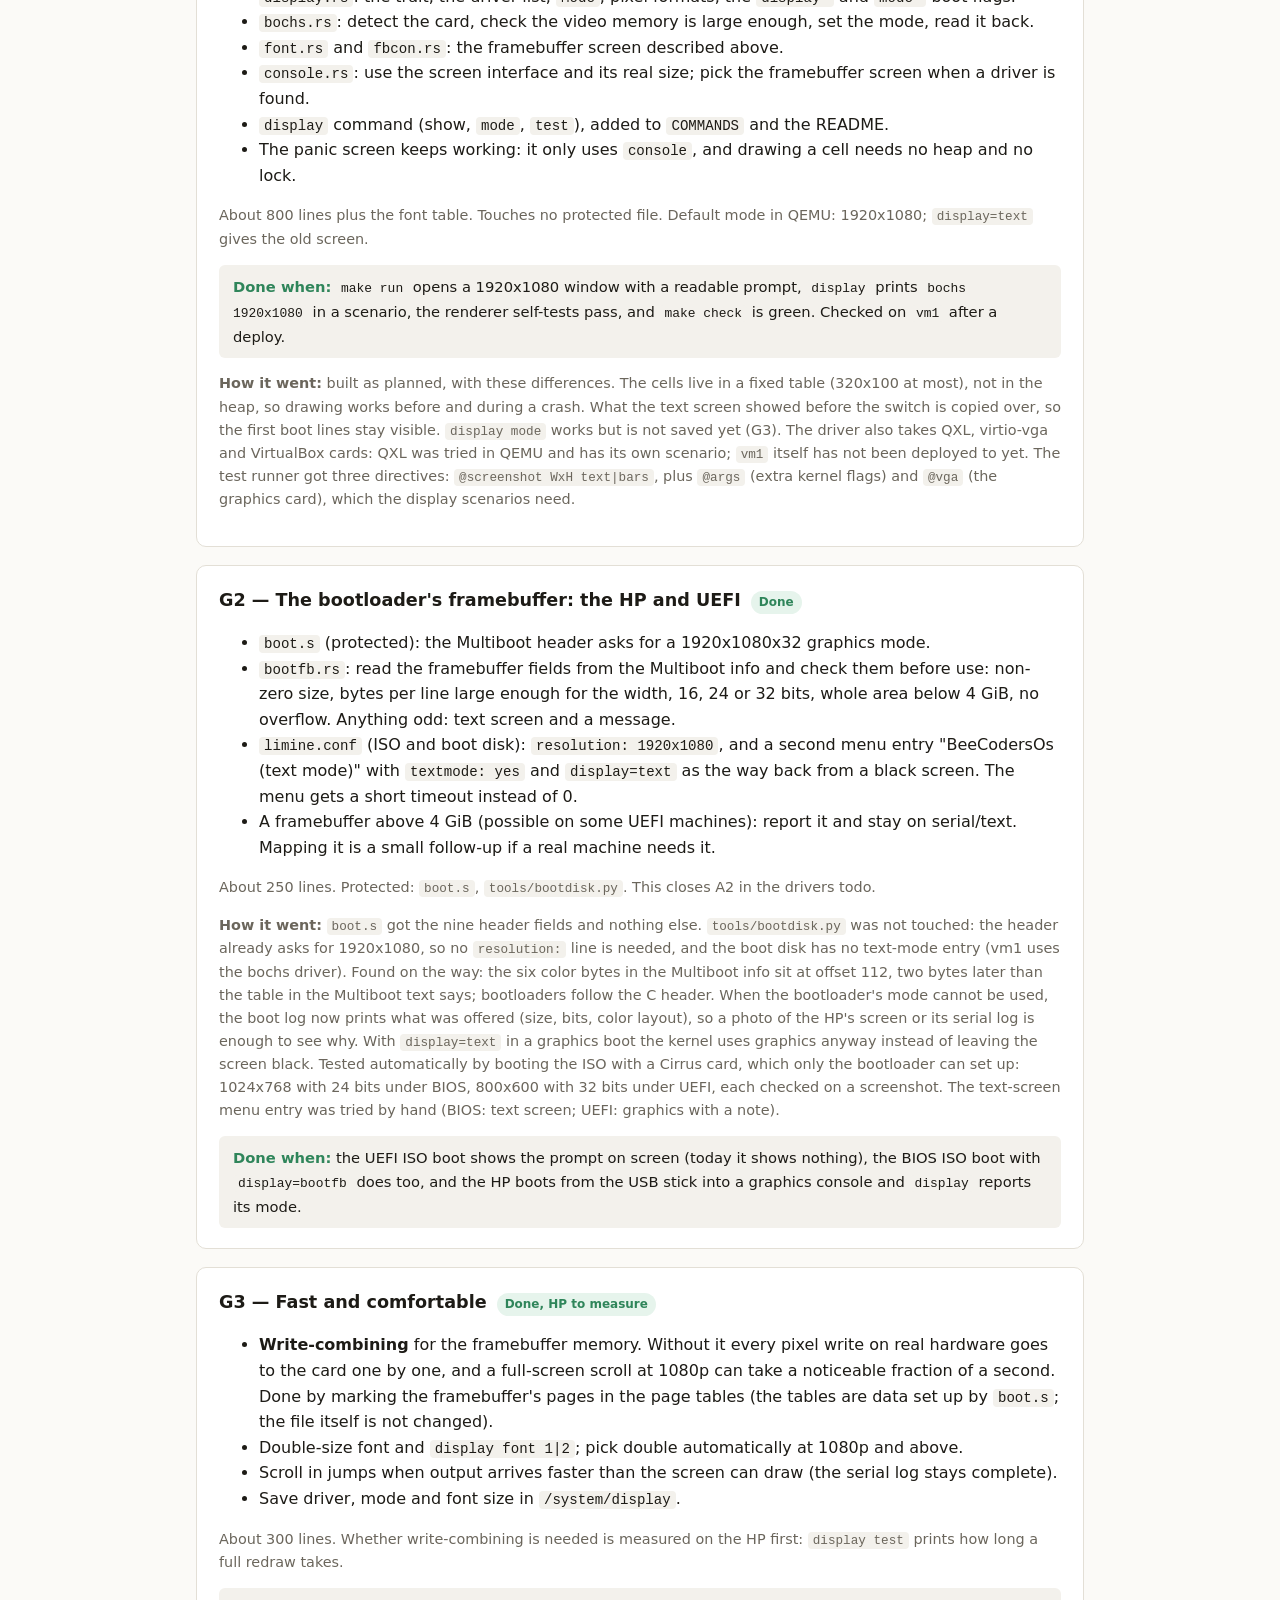
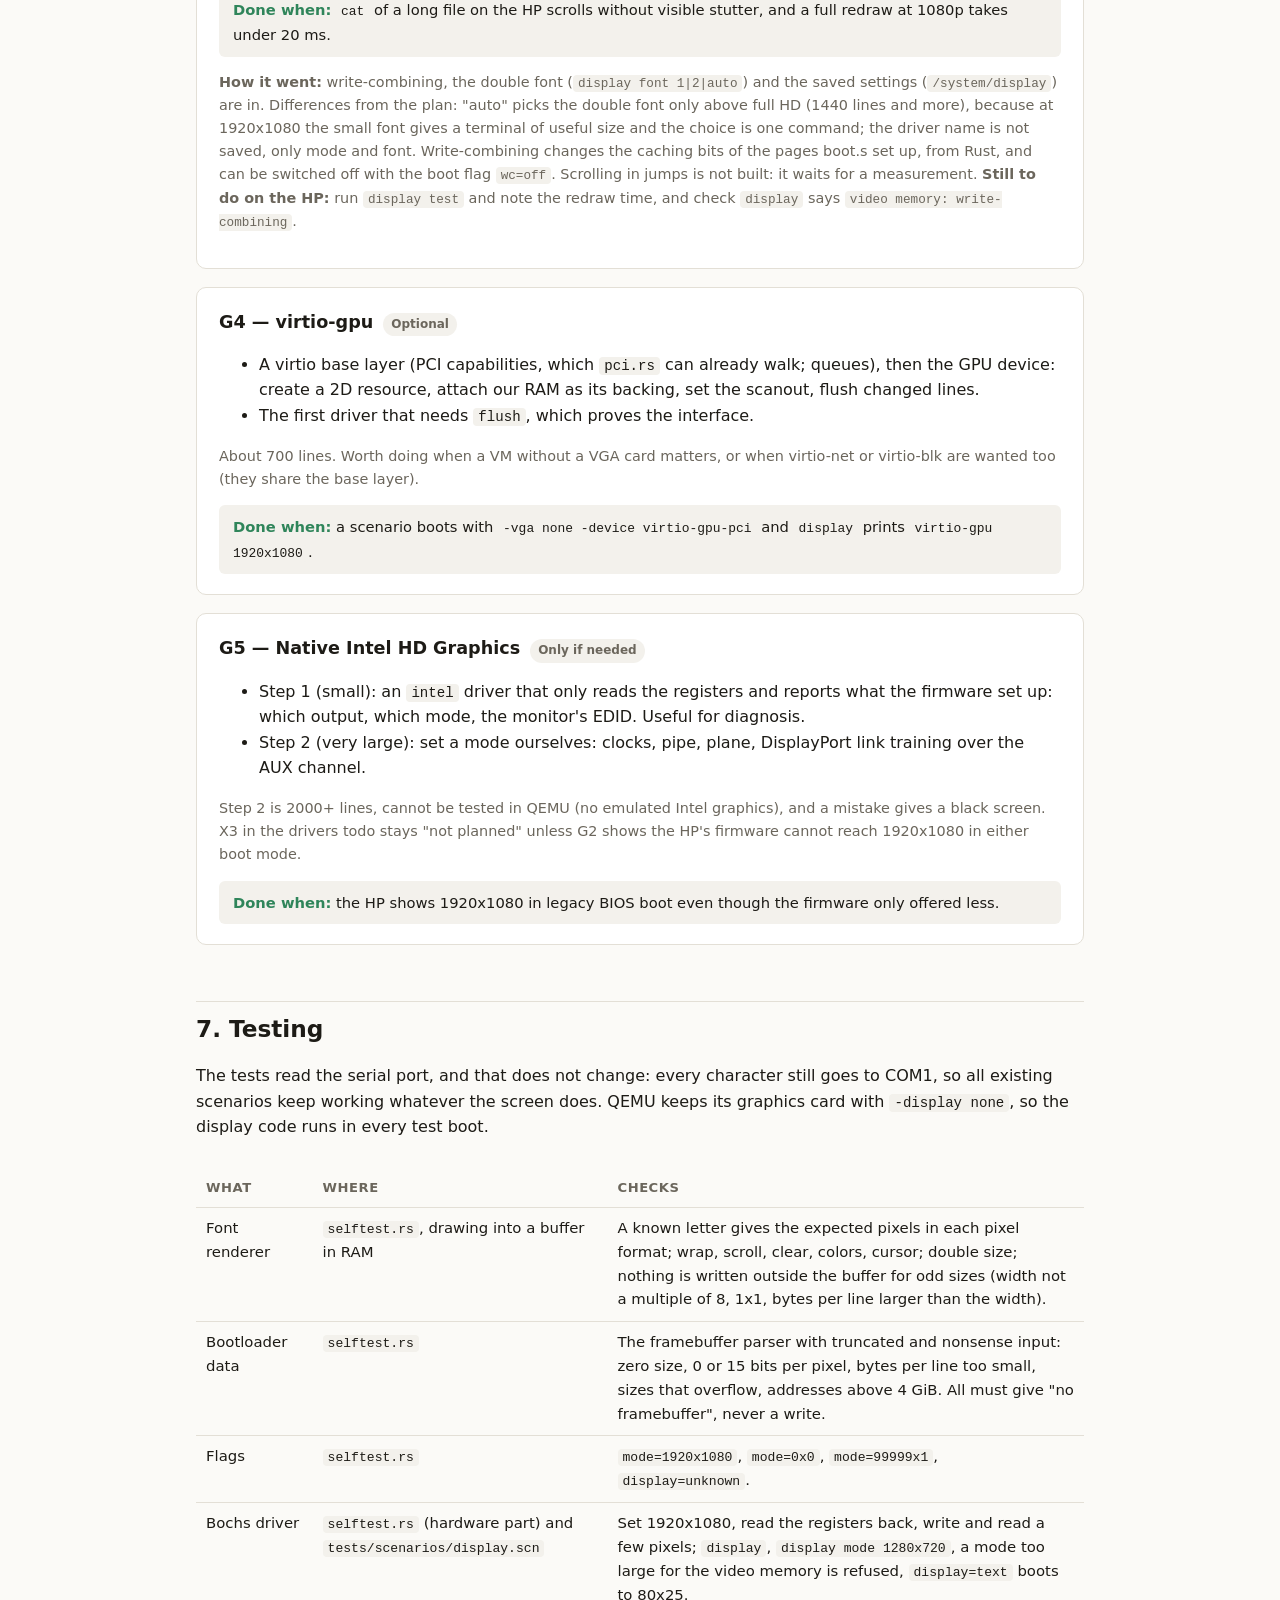
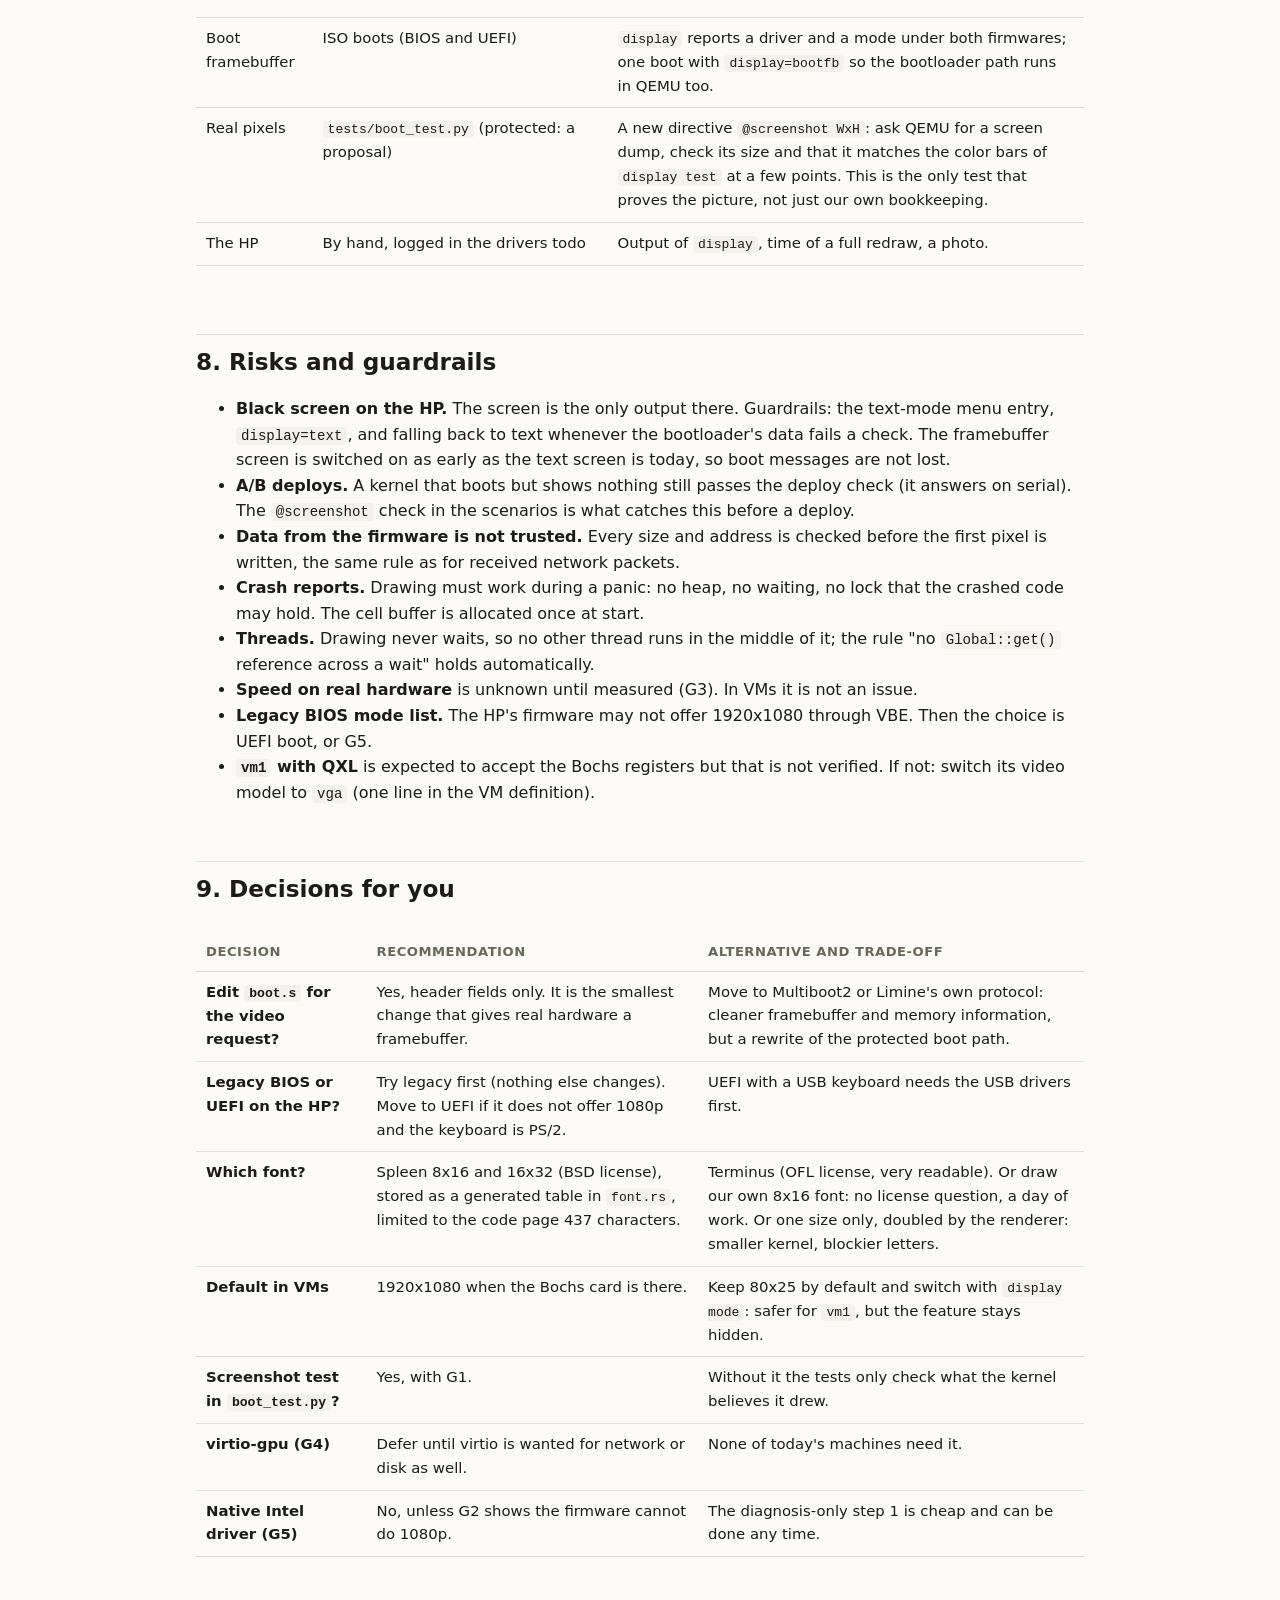
<file: Docs/display-driver-plan.html>
<!doctype html>
<html lang="en">
<head>
<meta charset="utf-8">
<meta name="viewport" content="width=device-width, initial-scale=1">
<title>BeeCodersOs Display Driver</title>
<style>
:root {
  --bg: #fbfaf7; --surface: #ffffff; --surface-2: #f3f1ec; --text: #1d1b16; --muted: #6b665c;
  --border: #e3dfd6; --accent: #b7791f; --accent-soft: #fdf3e1; --ok: #2f855a; --ok-soft: #e6f4ec;
  --warn: #c05621; --warn-soft: #fdecdf; --risk: #c53030; --risk-soft: #fde8e8; --code: #f3f1ec;
}
@media (prefers-color-scheme: dark) {
  :root:not([data-theme="light"]) {
    --bg: #15140f; --surface: #1d1b16; --surface-2: #26241d; --text: #ece8de; --muted: #a39d8f;
    --border: #36332a; --accent: #e9b04f; --accent-soft: #2e2617; --ok: #68d391; --ok-soft: #1a2b21;
    --warn: #f6ad55; --warn-soft: #2f2216; --risk: #fc8181; --risk-soft: #301c1c; --code: #26241d;
  }
}
:root[data-theme="dark"] {
  --bg: #15140f; --surface: #1d1b16; --surface-2: #26241d; --text: #ece8de; --muted: #a39d8f;
  --border: #36332a; --accent: #e9b04f; --accent-soft: #2e2617; --ok: #68d391; --ok-soft: #1a2b21;
  --warn: #f6ad55; --warn-soft: #2f2216; --risk: #fc8181; --risk-soft: #301c1c; --code: #26241d;
}
* { box-sizing: border-box; }
body { margin: 0; background: var(--bg); color: var(--text);
  font: 16px/1.6 system-ui, -apple-system, "Segoe UI", Roboto, sans-serif; }
main { max-width: 920px; margin: 0 auto; padding: 48px 16px 96px; }
h1 { font-size: 2.1rem; line-height: 1.2; margin: 0 0 8px; letter-spacing: -0.01em; }
h2 { font-size: 1.45rem; margin: 56px 0 12px; padding-top: 8px; border-top: 1px solid var(--border); }
h3 { font-size: 1.1rem; margin: 28px 0 8px; }
p, li { color: var(--text); }
.lede { font-size: 1.12rem; color: var(--muted); margin: 0 0 24px; }
.meta { font-size: .9rem; color: var(--muted); }
code { font-family: ui-monospace, "JetBrains Mono", Menlo, monospace; font-size: .88em;
  background: var(--code); padding: 1px 5px; border-radius: 4px; }
pre { background: var(--code); padding: 14px 16px; border-radius: 8px; overflow-x: auto;
  font-size: .85rem; line-height: 1.5; border: 1px solid var(--border); }
pre code { background: none; padding: 0; }
.card { background: var(--surface); border: 1px solid var(--border); border-radius: 10px; padding: 18px 20px; margin: 16px 0; }
.callout { background: var(--accent-soft); border-left: 4px solid var(--accent); border-radius: 6px; padding: 14px 18px; margin: 20px 0; }
.grid { display: grid; grid-template-columns: repeat(auto-fit, minmax(240px, 1fr)); gap: 14px; }
.phase { background: var(--surface); border: 1px solid var(--border); border-radius: 10px; padding: 20px 22px; margin: 18px 0; }
.phase h3 { margin-top: 0; display: flex; gap: 10px; align-items: baseline; flex-wrap: wrap; }
.tag { font-size: .75rem; font-weight: 600; padding: 2px 8px; border-radius: 999px; white-space: nowrap; }
.t-now { background: var(--ok-soft); color: var(--ok); }
.t-next { background: var(--accent-soft); color: var(--accent); }
.t-later { background: var(--surface-2); color: var(--muted); }
.done { font-size: .92rem; background: var(--surface-2); border-radius: 6px; padding: 10px 14px; margin-top: 12px; }
.done b { color: var(--ok); }
table { width: 100%; border-collapse: collapse; font-size: .93rem; margin: 12px 0; }
th, td { text-align: left; padding: 9px 10px; border-bottom: 1px solid var(--border); vertical-align: top; }
th { color: var(--muted); font-weight: 600; font-size: .82rem; text-transform: uppercase; letter-spacing: .04em; }
.table-wrap { overflow-x: auto; }
.lvl { font-weight: 700; white-space: nowrap; }
.l0 { color: var(--ok); } .l1 { color: var(--ok); } .l2 { color: var(--warn); } .l3 { color: var(--risk); }
.diagram { width: 100%; height: auto; display: block; margin: 8px 0; }
.diagram text { font-family: system-ui, sans-serif; fill: var(--text); }
.diagram .muted { fill: var(--muted); }
.diagram .box { fill: var(--surface); stroke: var(--border); stroke-width: 1.5; }
.diagram .box-a { fill: var(--accent-soft); stroke: var(--accent); stroke-width: 1.5; }
.diagram .zone { fill: var(--surface-2); stroke: var(--border); stroke-dasharray: 5 4; }
.diagram .line { stroke: var(--muted); stroke-width: 1.6; fill: none; }
.diagram .line-a { stroke: var(--accent); stroke-width: 2; fill: none; }
.loop { display: flex; flex-wrap: wrap; gap: 8px; align-items: center; margin: 14px 0; }
.loop span.step { background: var(--surface); border: 1px solid var(--border); border-radius: 8px; padding: 6px 12px; font-weight: 600; font-size: .92rem; }
.loop span.arrow { color: var(--muted); }
ol.steps li { margin-bottom: 6px; }
nav.toc { font-size: .93rem; }
nav.toc a { color: var(--accent); text-decoration: none; }
nav.toc a:hover { text-decoration: underline; }

.tier { font-weight: 700; white-space: nowrap; }
.t1 { color: var(--ok); } .t2 { color: var(--accent); } .t3 { color: var(--warn); } .t4 { color: var(--muted); }
.rec { background: var(--ok-soft); border-left: 4px solid var(--ok); border-radius: 6px; padding: 12px 16px; margin: 14px 0; }
.diagram .box-ok { fill: var(--ok-soft); stroke: var(--ok); stroke-width: 1.5; }
</style>
</head>
<body>
<main>

<h1>A display driver for BeeCodersOs</h1>
<p class="lede">A plan to move the screen from 80x25 VGA text to a graphics framebuffer at up to 1920x1080, in virtual machines and on real hardware, with display drivers as interchangeable modules.</p>
<p class="meta">Plan v1 · 15 November 2026 · Starting point: BeeCodersOs 0.0.3 · covers items A2 and X3 of <a href="drivers-todo.html">the drivers todo</a>.</p>
<div class="callout"><b>Status:</b> G1 and G2 are done. The OS sets 1920x1080 itself on QEMU's cards, and on any other card it draws in the mode the bootloader set up. <b>Seen working on the HP</b> (16 November 2026, b24): it boots to the desktop and <code>display</code> shows the monitor's own resolution, so the firmware offers it and G5 (a driver of our own for the Intel card) is not needed. Since G1 there is also a desktop with a terminal window, on by default. G3 (a larger font, saved settings, write-combining) is done too; its speed still has to be measured on the HP with <code>display test</code>.</div>

<nav class="toc card">
<b>Contents</b>
<ol>
<li><a href="#summary">Summary and recommendations</a></li>
<li><a href="#start">What we have and what is missing</a></li>
<li><a href="#arch">Architecture: modular drivers</a></li>
<li><a href="#drivers">The drivers</a></li>
<li><a href="#need">Real hardware: what I need from you</a></li>
<li><a href="#phases">Phases G1–G5</a></li>
<li><a href="#testing">Testing</a></li>
<li><a href="#risks">Risks and guardrails</a></li>
<li><a href="#decisions">Decisions for you</a></li>
</ol>
</nav>

<h2 id="summary">1. Summary and recommendations</h2>
<p>A full HD screen does not need a driver for each graphics card. Almost every machine can hand the OS a <b>linear framebuffer</b>: a block of memory where each pixel is a few bytes. Who sets the resolution differs per machine, and that is the part we make modular:</p>
<div class="loop">
  <span class="step">shell, editor</span><span class="arrow">→</span>
  <span class="step">console</span><span class="arrow">→</span>
  <span class="step">screen (grid of characters)</span><span class="arrow">→</span>
  <span class="step">font renderer</span><span class="arrow">→</span>
  <span class="step">display driver</span><span class="arrow">→</span>
  <span class="step">pixels</span>
</div>
<div class="rec">
<b>Recommended choices</b>
<ul>
<li><b>In VMs: a Bochs/QEMU display driver.</b> QEMU's standard graphics card lets the OS pick any resolution with six register writes. This gives 1920x1080 in QEMU on day one, needs no protected file, and runs in every existing test.</li>
<li><b>On real hardware: the framebuffer the bootloader sets up.</b> Limine asks the firmware for 1920x1080 (VBE in legacy BIOS boot, GOP in UEFI boot) and passes the result to the kernel. It works with any brand of graphics card. It needs a small change to the protected <code>boot.s</code>.</li>
<li><b>One driver interface, drivers tried in order.</b> A driver that can set modes itself wins; then the bootloader's framebuffer; VGA text stays as the last resort. A boot flag <code>display=text</code> forces the old screen.</li>
<li><b>No native Intel driver now.</b> Setting modes on the HP's HD Graphics 4600 ourselves is thousands of lines (clocks, DisplayPort link training). We do it only if the firmware cannot give 1080p (phase G5).</li>
<li><b>Text first.</b> The goal of this plan is the existing console at a higher resolution, drawn with our own font. Drawing commands (pixels, lines, images) can come later on the same interface.</li>
</ul>
</div>
<p>Five phases, G1 to G5. After G1 the OS runs at 1920x1080 in QEMU. After G2 it runs in graphics on the HP and under UEFI. G3 makes it fast and comfortable to read. G4 and G5 are optional extra drivers.</p>

<h2 id="start">2. What we have and what is missing</h2>
<div class="grid">
<div class="card"><b>Already there</b>
<ul>
<li><code>vga.rs</code>: 80x25 text at 0xB8000, hardware cursor, code page 437</li>
<li><code>console.rs</code>: the only user of <code>vga.rs</code>; everything else prints through it (and through sessions for the remote shell)</li>
<li>Every character also goes to the serial port, which is what the tests read</li>
<li><code>pci.rs</code>: finds devices, reads BARs</li>
<li>The first 4 GiB are mapped, so a framebuffer below 4 GiB can be written directly</li>
<li>Limine on the ISO and the A/B boot disk, with a <code>resolution</code> option</li>
</ul>
</div>
<div class="card"><b>Missing</b>
<ul>
<li>A font: in graphics mode nobody draws the letters for us</li>
<li>A screen size that is not fixed at 80x25 (<code>console.rs</code> uses <code>vga::WIDTH</code>)</li>
<li>A video-mode request in the Multiboot header, and reading the answer</li>
<li>Any way to choose a driver or a resolution</li>
<li>A screen under UEFI boot at all (UEFI has no text mode)</li>
<li>A test that looks at pixels</li>
</ul>
</div>
</div>
<h3>Facts checked on this machine</h3>
<div class="table-wrap">
<table>
<thead><tr><th>Where</th><th>What happens today</th><th>Consequence</th></tr></thead>
<tbody>
<tr><td>QEMU <code>-kernel</code> (<code>make run</code>, most tests)</td><td>QEMU ignores a video-mode request in the Multiboot header (it only prints "multiboot knows VBE. we don't").</td><td>No framebuffer from the bootloader here. The OS must set the mode itself: the Bochs driver.</td></tr>
<tr><td>Limine, <code>multiboot1</code> protocol (ISO, boot disk, HP)</td><td>Honours the request; <code>resolution: 1920x1080</code> in <code>limine.conf</code> overrides it; if the mode does not exist it picks another one. <code>textmode: yes</code> exists for BIOS boot only.</td><td>The kernel must accept whatever size it gets.</td></tr>
<tr><td><code>vm1</code> (libvirt)</td><td>Video model QXL with 16 MB of VGA memory, SPICE window, legacy BIOS boot.</td><td>QXL should accept the same Bochs registers (1920x1080x32 needs 8.3 MB). To verify in G1; otherwise change the model to <code>vga</code>.</td></tr>
<tr><td>HP EliteDesk 800 G1</td><td>HD Graphics 4600 (<code>8086:0412</code>), legacy BIOS boot, VGA text, no serial port.</td><td>Which resolutions its firmware offers is unknown until we try (G2).</td></tr>
</tbody>
</table>
</div>

<h2 id="arch">3. Architecture: modular drivers</h2>
<div class="card">
<svg class="diagram" viewBox="0 0 860 400" role="img" aria-label="Layers of the display system: console on top of a screen interface with a text screen and a framebuffer screen; the framebuffer screen draws through a display driver chosen from bochs, boot framebuffer, and later virtio-gpu and intel.">
  <rect class="box-a" x="10" y="14" width="840" height="46" rx="10"/>
  <text x="24" y="34" font-weight="700" font-size="14">console.rs</text>
  <text x="24" y="51" class="muted" font-size="12">print!, colors, line editing, cursor · asks the screen for its size instead of assuming 80x25</text>

  <rect class="zone" x="10" y="74" width="840" height="120" rx="10"/>
  <text x="24" y="94" font-weight="700" font-size="14">Screen: a grid of characters</text>
  <rect class="box" x="24" y="106" width="250" height="76" rx="8"/>
  <text x="38" y="128" font-weight="600" font-size="13">Text screen (vga.rs, as today)</text>
  <text x="38" y="148" class="muted" font-size="12">80x25, the card draws the letters</text>
  <text x="38" y="166" class="muted" font-size="12">fallback and display=text</text>
  <rect class="box-ok" x="288" y="106" width="550" height="76" rx="8"/>
  <text x="302" y="128" font-weight="600" font-size="13">Framebuffer screen (fbcon.rs)</text>
  <text x="302" y="148" class="muted" font-size="12">remembers every cell in RAM, draws changed cells with the built-in font,</text>
  <text x="302" y="166" class="muted" font-size="12">software cursor · 1920x1080 = 240x67 characters, or 120x33 at double size</text>

  <path class="line-a" d="M563 182 V214"/>
  <rect class="box-a" x="10" y="214" width="840" height="46" rx="10"/>
  <text x="24" y="234" font-weight="700" font-size="14">display.rs: the driver interface and the list of drivers</text>
  <text x="24" y="251" class="muted" font-size="12">name · current mode (width, height, bytes per line, pixel format) · framebuffer address · set_mode · flush</text>

  <rect class="zone" x="10" y="274" width="840" height="112" rx="10"/>
  <text x="24" y="294" font-weight="700" font-size="14">Drivers, tried in this order</text>
  <rect class="box-ok" x="24" y="306" width="190" height="68" rx="8"/>
  <text x="38" y="328" font-weight="600" font-size="13">bochs (G1)</text>
  <text x="38" y="346" class="muted" font-size="12">QEMU, vm1, VirtualBox</text>
  <text x="38" y="362" class="muted" font-size="12">sets any mode itself</text>
  <rect class="box-ok" x="228" y="306" width="190" height="68" rx="8"/>
  <text x="242" y="328" font-weight="600" font-size="13">bootfb (G2)</text>
  <text x="242" y="346" class="muted" font-size="12">HP, any PC, UEFI</text>
  <text x="242" y="362" class="muted" font-size="12">mode fixed by the bootloader</text>
  <rect class="box" x="432" y="306" width="190" height="68" rx="8"/>
  <text x="446" y="328" font-weight="600" font-size="13">virtio-gpu (G4, optional)</text>
  <text x="446" y="346" class="muted" font-size="12">VMs without a VGA card</text>
  <text x="446" y="362" class="muted" font-size="12">needs flush after drawing</text>
  <rect class="box" x="636" y="306" width="202" height="68" rx="8"/>
  <text x="650" y="328" font-weight="600" font-size="13">intel (G5, optional)</text>
  <text x="650" y="346" class="muted" font-size="12">HD Graphics on the HP</text>
  <text x="650" y="362" class="muted" font-size="12">only if the firmware falls short</text>
</svg>
</div>

<h3>The driver interface</h3>
<p>One small trait in a new <code>kernel/src/display.rs</code>. A driver is a file plus one line in the driver list, the same pattern as <code>NetDevice</code> for network cards.</p>
<pre><code>pub struct Mode { pub width: u32, pub height: u32, pub pitch: u32, pub format: PixelFormat }
pub enum PixelFormat { Xrgb8888, Xbgr8888, Rgb888, Rgb565 }   // from the firmware's color masks

pub trait DisplayDriver {
    fn name(&amp;self) -&gt; &amp;'static str;
    fn mode(&amp;self) -&gt; Mode;
    fn framebuffer(&amp;self) -&gt; *mut u8;
    /// Drivers that cannot change the mode keep the default.
    fn set_mode(&amp;mut self, _w: u32, _h: u32) -&gt; Result&lt;Mode, DisplayError&gt; { Err(DisplayError::Fixed) }
    /// For cards that need to be told what changed (virtio-gpu). Others do nothing.
    fn flush(&amp;mut self, _first_line: u32, _lines: u32) {}
}

/// Tried from top to bottom; the first that finds its hardware wins.
static DRIVERS: &amp;[(&amp;str, fn(&amp;BootInfo, &amp;[pci::Device]) -&gt; Option&lt;Box&lt;dyn DisplayDriver&gt;&gt;)] = &amp;[
    ("bochs",  bochs::probe),
    ("bootfb", bootfb::probe),
];   // nothing found: the VGA text screen, as today</code></pre>
<p>Different graphics setups are then a matter of choice, not code:</p>
<ul>
<li>Boot flags (read in <code>bootargs.rs</code>): <code>display=bochs|bootfb|text</code> forces a driver, <code>mode=1920x1080</code> asks for a size.</li>
<li>A <code>display</code> command: shows driver, mode and pixel format; <code>display mode 1280x720</code> changes it where the driver can; <code>display test</code> draws color bars. The choice is saved in <code>/system/display</code>, like <code>/system/httpd</code>.</li>
</ul>

<h3>Above the driver</h3>
<ul>
<li><b>Screen</b>: what <code>console.rs</code> talks to. It has a size, a write position, colors, <code>write_char</code>, <code>clear</code>, a cursor and a scroll counter: exactly what <code>vga::Writer</code> offers today, minus the fixed 80x25. Two versions: the text screen (today's code) and the framebuffer screen.</li>
<li><b>Framebuffer screen</b> (<code>fbcon.rs</code>): keeps every character cell in RAM (240x67 cells is 64 KB) and only draws cells that changed. It never reads from the framebuffer: reading video memory is very slow on real hardware. Scrolling moves the cells in RAM and redraws the differences.</li>
<li><b>Font</b> (<code>font.rs</code>): a table of 8x16 bitmaps built into the kernel, covering the same characters as code page 437 so nothing that prints today changes. Double size (16x32) for readability on a large monitor.</li>
<li><b>Colors</b>: the 16 <code>vga::Color</code> values stay as they are (so the protected <code>interrupts.rs</code>, which imports them, is not touched) and map to RGB through a table.</li>
</ul>

<h2 id="drivers">4. The drivers</h2>
<div class="table-wrap">
<table>
<thead><tr><th>Driver</th><th>Where it works</th><th>Full HD?</th><th>How</th><th>Size</th></tr></thead>
<tbody>
<tr><td class="tier t1">bochs</td><td>QEMU <code>-vga std</code> (the default), <code>bochs-display</code>, VirtualBox; expected on QXL and virtio-vga</td><td>Yes, any size that fits the video memory</td><td>Find PCI <code>1234:1111</code> (or probe the ID register on ports 0x1CE/0x1CF), write width, height, 32 bits, enable. Framebuffer is BAR 0.</td><td>~150 lines</td></tr>
<tr><td class="tier t1">bootfb</td><td>Everything Limine boots: the HP, other PCs, UEFI, VMs</td><td>If the firmware offers it. UEFI normally starts in the monitor's own resolution; legacy BIOS depends on the card's mode list.</td><td>Multiboot header asks for 1920x1080x32; the kernel reads address, size, bytes per line and color masks from the Multiboot info.</td><td>~200 lines</td></tr>
<tr><td class="tier t1">text</td><td>Legacy BIOS boot everywhere</td><td>No (80x25)</td><td>Today's <code>vga.rs</code>. Used when nothing else is found, or with <code>display=text</code>.</td><td>exists</td></tr>
<tr><td class="tier t3">virtio-gpu</td><td>VMs with <code>virtio-gpu-pci</code> (no VGA part), cloud VMs</td><td>Yes</td><td>Virtio queues, a framebuffer in our own RAM, a "flush" command after drawing. Needs a virtio base layer we do not have yet.</td><td>~700 lines</td></tr>
<tr><td class="tier t4">intel</td><td>HP EliteDesk (Haswell) only; other Intel generations differ</td><td>Yes, independent of the firmware</td><td>Read the monitor's EDID, program the clock, the pipe and the DisplayPort link ourselves.</td><td>2000+ lines</td></tr>
</tbody>
</table>
</div>
<p><b>Why bochs before bootfb in the list:</b> a driver that can change the mode is more useful than one that cannot. On the HP there is no Bochs card, so <code>bootfb</code> is chosen there automatically.</p>

<h2 id="need">5. Real hardware: what I need from you</h2>
<p>On the HP the screen is the only output (no serial port), so a mistake means a black screen and no error message. These are the things I cannot find out or decide from here:</p>
<div class="table-wrap">
<table>
<thead><tr><th>#</th><th>What</th><th>Why</th></tr></thead>
<tbody>
<tr><td>1</td><td><b>Approval to edit protected files</b>: <code>kernel/src/boot.s</code> (Multiboot header only: flags <code>3</code> → <code>7</code> plus the eight header fields that follow; no code changes), <code>tools/bootdisk.py</code> (one <code>resolution:</code> line in the generated <code>limine.conf</code>), <code>tests/boot_test.py</code> (screenshot check, see <a href="#testing">testing</a>).</td><td>Without the header change no bootloader gives us a framebuffer, so nothing works outside QEMU.</td></tr>
<tr><td>2</td><td><b>The monitor on the HP</b>: its native resolution, and the connector used (DisplayPort, VGA, or an adapter to HDMI/DVI).</td><td>The firmware only offers modes the monitor reports. Adapters sometimes hide them.</td></tr>
<tr><td>3</td><td><b>Legacy BIOS or UEFI on the HP?</b> And is the keyboard PS/2 or USB?</td><td>UEFI is the surest way to the monitor's own resolution, but under UEFI a USB keyboard stops working until we have USB drivers (U1, U2). A PS/2 keyboard works in both. Legacy BIOS keeps today's setup, but its mode list may stop at 1280x1024 or 1600x1200.</td></tr>
<tr><td>4</td><td><b>One test run on the HP after G2</b>: boot the USB stick, run <code>display</code>, send me the output (a photo is fine). If the screen stays black: boot the "text mode" menu entry and run <code>display</code> there.</td><td>It tells us which modes the firmware offered and which one we got. That decides whether G5 is ever needed.</td></tr>
<tr><td>5</td><td><b>A font</b>: permission to add a font table to the kernel (see <a href="#decisions">decisions</a>).</td><td>It is data, not a crate, but it has a license.</td></tr>
</tbody>
</table>
</div>
<div class="callout"><b>Your answers (15 November 2026):</b> 1: approved. 2: the monitor is on the VGA connector (its resolution is still to be noted). 3: UEFI boot, USB keyboard. 5: Spleen. <b>Consequence of 3:</b> under UEFI the HP's USB keyboard does not work until the USB drivers exist (U1 and U2 in the drivers todo). G2 will give the HP a picture under UEFI, but no way to type. Either the USB drivers come before the HP switches to UEFI, or the HP stays on legacy BIOS boot for G2 (the same code gives graphics there, at whatever sizes its firmware lists), or a PS/2 keyboard is used meanwhile.</div>
<p>Nothing else is needed: no extra hardware, no vendor documentation, no new crates. A serial port card for the HP would make debugging a black screen much easier, but the text-mode menu entry covers the same need.</p>

<h2 id="phases">6. Phases</h2>
<p>Named G1–G5. Each ends with a test for "done". Sizes are rough estimates of new code.</p>

<div class="phase">
<h3>G1 — Display core, font, and full HD in QEMU <span class="tag t-now">Done</span></h3>
<ul>
<li><code>display.rs</code>: the trait, the driver list, <code>Mode</code>, pixel formats, the <code>display=</code> and <code>mode=</code> boot flags.</li>
<li><code>bochs.rs</code>: detect the card, check the video memory is large enough, set the mode, read it back.</li>
<li><code>font.rs</code> and <code>fbcon.rs</code>: the framebuffer screen described above.</li>
<li><code>console.rs</code>: use the screen interface and its real size; pick the framebuffer screen when a driver is found.</li>
<li><code>display</code> command (show, <code>mode</code>, <code>test</code>), added to <code>COMMANDS</code> and the README.</li>
<li>The panic screen keeps working: it only uses <code>console</code>, and drawing a cell needs no heap and no lock.</li>
</ul>
<p class="meta">About 800 lines plus the font table. Touches no protected file. Default mode in QEMU: 1920x1080; <code>display=text</code> gives the old screen.</p>
<div class="done"><b>Done when:</b> <code>make run</code> opens a 1920x1080 window with a readable prompt, <code>display</code> prints <code>bochs 1920x1080</code> in a scenario, the renderer self-tests pass, and <code>make check</code> is green. Checked on <code>vm1</code> after a deploy.</div>
<p class="meta"><b>How it went:</b> built as planned, with these differences. The cells live in a fixed table (320x100 at most), not in the heap, so drawing works before and during a crash. What the text screen showed before the switch is copied over, so the first boot lines stay visible. <code>display mode</code> works but is not saved yet (G3). The driver also takes QXL, virtio-vga and VirtualBox cards: QXL was tried in QEMU and has its own scenario; <code>vm1</code> itself has not been deployed to yet. The test runner got three directives: <code>@screenshot WxH text|bars</code>, plus <code>@args</code> (extra kernel flags) and <code>@vga</code> (the graphics card), which the display scenarios need.</p>
</div>

<div class="phase">
<h3>G2 — The bootloader's framebuffer: the HP and UEFI <span class="tag t-now">Done</span></h3>
<ul>
<li><code>boot.s</code> (protected): the Multiboot header asks for a 1920x1080x32 graphics mode.</li>
<li><code>bootfb.rs</code>: read the framebuffer fields from the Multiboot info and check them before use: non-zero size, bytes per line large enough for the width, 16, 24 or 32 bits, whole area below 4 GiB, no overflow. Anything odd: text screen and a message.</li>
<li><code>limine.conf</code> (ISO and boot disk): <code>resolution: 1920x1080</code>, and a second menu entry "BeeCodersOs (text mode)" with <code>textmode: yes</code> and <code>display=text</code> as the way back from a black screen. The menu gets a short timeout instead of 0.</li>
<li>A framebuffer above 4 GiB (possible on some UEFI machines): report it and stay on serial/text. Mapping it is a small follow-up if a real machine needs it.</li>
</ul>
<p class="meta">About 250 lines. Protected: <code>boot.s</code>, <code>tools/bootdisk.py</code>. This closes A2 in the drivers todo.</p>
<p class="meta"><b>How it went:</b> <code>boot.s</code> got the nine header fields and nothing else. <code>tools/bootdisk.py</code> was not touched: the header already asks for 1920x1080, so no <code>resolution:</code> line is needed, and the boot disk has no text-mode entry (vm1 uses the bochs driver). Found on the way: the six color bytes in the Multiboot info sit at offset 112, two bytes later than the table in the Multiboot text says; bootloaders follow the C header. When the bootloader's mode cannot be used, the boot log now prints what was offered (size, bits, color layout), so a photo of the HP's screen or its serial log is enough to see why. With <code>display=text</code> in a graphics boot the kernel uses graphics anyway instead of leaving the screen black. Tested automatically by booting the ISO with a Cirrus card, which only the bootloader can set up: 1024x768 with 24 bits under BIOS, 800x600 with 32 bits under UEFI, each checked on a screenshot. The text-screen menu entry was tried by hand (BIOS: text screen; UEFI: graphics with a note).</p>
<div class="done"><b>Done when:</b> the UEFI ISO boot shows the prompt on screen (today it shows nothing), the BIOS ISO boot with <code>display=bootfb</code> does too, and the HP boots from the USB stick into a graphics console and <code>display</code> reports its mode.</div>
</div>

<div class="phase">
<h3>G3 — Fast and comfortable <span class="tag t-now">Done, HP to measure</span></h3>
<ul>
<li><b>Write-combining</b> for the framebuffer memory. Without it every pixel write on real hardware goes to the card one by one, and a full-screen scroll at 1080p can take a noticeable fraction of a second. Done by marking the framebuffer's pages in the page tables (the tables are data set up by <code>boot.s</code>; the file itself is not changed).</li>
<li>Double-size font and <code>display font 1|2</code>; pick double automatically at 1080p and above.</li>
<li>Scroll in jumps when output arrives faster than the screen can draw (the serial log stays complete).</li>
<li>Save driver, mode and font size in <code>/system/display</code>.</li>
</ul>
<p class="meta">About 300 lines. Whether write-combining is needed is measured on the HP first: <code>display test</code> prints how long a full redraw takes.</p>
<div class="done"><b>Done when:</b> <code>cat</code> of a long file on the HP scrolls without visible stutter, and a full redraw at 1080p takes under 20 ms.</div>
<p class="meta"><b>How it went:</b> write-combining, the double font (<code>display font 1|2|auto</code>) and the saved settings (<code>/system/display</code>) are in. Differences from the plan: "auto" picks the double font only above full HD (1440 lines and more), because at 1920x1080 the small font gives a terminal of useful size and the choice is one command; the driver name is not saved, only mode and font. Write-combining changes the caching bits of the pages boot.s set up, from Rust, and can be switched off with the boot flag <code>wc=off</code>. Scrolling in jumps is not built: it waits for a measurement. <b>Still to do on the HP:</b> run <code>display test</code> and note the redraw time, and check <code>display</code> says <code>video memory: write-combining</code>.</p>
</div>

<div class="phase">
<h3>G4 — virtio-gpu <span class="tag t-later">Optional</span></h3>
<ul>
<li>A virtio base layer (PCI capabilities, which <code>pci.rs</code> can already walk; queues), then the GPU device: create a 2D resource, attach our RAM as its backing, set the scanout, flush changed lines.</li>
<li>The first driver that needs <code>flush</code>, which proves the interface.</li>
</ul>
<p class="meta">About 700 lines. Worth doing when a VM without a VGA card matters, or when virtio-net or virtio-blk are wanted too (they share the base layer).</p>
<div class="done"><b>Done when:</b> a scenario boots with <code>-vga none -device virtio-gpu-pci</code> and <code>display</code> prints <code>virtio-gpu 1920x1080</code>.</div>
</div>

<div class="phase">
<h3>G5 — Native Intel HD Graphics <span class="tag t-later">Only if needed</span></h3>
<ul>
<li>Step 1 (small): an <code>intel</code> driver that only reads the registers and reports what the firmware set up: which output, which mode, the monitor's EDID. Useful for diagnosis.</li>
<li>Step 2 (very large): set a mode ourselves: clocks, pipe, plane, DisplayPort link training over the AUX channel.</li>
</ul>
<p class="meta">Step 2 is 2000+ lines, cannot be tested in QEMU (no emulated Intel graphics), and a mistake gives a black screen. X3 in the drivers todo stays "not planned" unless G2 shows the HP's firmware cannot reach 1920x1080 in either boot mode.</p>
<div class="done"><b>Done when:</b> the HP shows 1920x1080 in legacy BIOS boot even though the firmware only offered less.</div>
</div>

<h2 id="testing">7. Testing</h2>
<p>The tests read the serial port, and that does not change: every character still goes to COM1, so all existing scenarios keep working whatever the screen does. QEMU keeps its graphics card with <code>-display none</code>, so the display code runs in every test boot.</p>
<div class="table-wrap">
<table>
<thead><tr><th>What</th><th>Where</th><th>Checks</th></tr></thead>
<tbody>
<tr><td>Font renderer</td><td><code>selftest.rs</code>, drawing into a buffer in RAM</td><td>A known letter gives the expected pixels in each pixel format; wrap, scroll, clear, colors, cursor; double size; nothing is written outside the buffer for odd sizes (width not a multiple of 8, 1x1, bytes per line larger than the width).</td></tr>
<tr><td>Bootloader data</td><td><code>selftest.rs</code></td><td>The framebuffer parser with truncated and nonsense input: zero size, 0 or 15 bits per pixel, bytes per line too small, sizes that overflow, addresses above 4 GiB. All must give "no framebuffer", never a write.</td></tr>
<tr><td>Flags</td><td><code>selftest.rs</code></td><td><code>mode=1920x1080</code>, <code>mode=0x0</code>, <code>mode=99999x1</code>, <code>display=unknown</code>.</td></tr>
<tr><td>Bochs driver</td><td><code>selftest.rs</code> (hardware part) and <code>tests/scenarios/display.scn</code></td><td>Set 1920x1080, read the registers back, write and read a few pixels; <code>display</code>, <code>display mode 1280x720</code>, a mode too large for the video memory is refused, <code>display=text</code> boots to 80x25.</td></tr>
<tr><td>Boot framebuffer</td><td>ISO boots (BIOS and UEFI)</td><td><code>display</code> reports a driver and a mode under both firmwares; one boot with <code>display=bootfb</code> so the bootloader path runs in QEMU too.</td></tr>
<tr><td>Real pixels</td><td><code>tests/boot_test.py</code> (protected: a proposal)</td><td>A new directive <code>@screenshot WxH</code>: ask QEMU for a screen dump, check its size and that it matches the color bars of <code>display test</code> at a few points. This is the only test that proves the picture, not just our own bookkeeping.</td></tr>
<tr><td>The HP</td><td>By hand, logged in the drivers todo</td><td>Output of <code>display</code>, time of a full redraw, a photo.</td></tr>
</tbody>
</table>
</div>

<h2 id="risks">8. Risks and guardrails</h2>
<ul>
<li><b>Black screen on the HP.</b> The screen is the only output there. Guardrails: the text-mode menu entry, <code>display=text</code>, and falling back to text whenever the bootloader's data fails a check. The framebuffer screen is switched on as early as the text screen is today, so boot messages are not lost.</li>
<li><b>A/B deploys.</b> A kernel that boots but shows nothing still passes the deploy check (it answers on serial). The <code>@screenshot</code> check in the scenarios is what catches this before a deploy.</li>
<li><b>Data from the firmware is not trusted.</b> Every size and address is checked before the first pixel is written, the same rule as for received network packets.</li>
<li><b>Crash reports.</b> Drawing must work during a panic: no heap, no waiting, no lock that the crashed code may hold. The cell buffer is allocated once at start.</li>
<li><b>Threads.</b> Drawing never waits, so no other thread runs in the middle of it; the rule "no <code>Global::get()</code> reference across a wait" holds automatically.</li>
<li><b>Speed on real hardware</b> is unknown until measured (G3). In VMs it is not an issue.</li>
<li><b>Legacy BIOS mode list.</b> The HP's firmware may not offer 1920x1080 through VBE. Then the choice is UEFI boot, or G5.</li>
<li><b><code>vm1</code> with QXL</b> is expected to accept the Bochs registers but that is not verified. If not: switch its video model to <code>vga</code> (one line in the VM definition).</li>
</ul>

<h2 id="decisions">9. Decisions for you</h2>
<div class="table-wrap">
<table>
<thead><tr><th>Decision</th><th>Recommendation</th><th>Alternative and trade-off</th></tr></thead>
<tbody>
<tr><td><b>Edit <code>boot.s</code> for the video request?</b></td><td>Yes, header fields only. It is the smallest change that gives real hardware a framebuffer.</td><td>Move to Multiboot2 or Limine's own protocol: cleaner framebuffer and memory information, but a rewrite of the protected boot path.</td></tr>
<tr><td><b>Legacy BIOS or UEFI on the HP?</b></td><td>Try legacy first (nothing else changes). Move to UEFI if it does not offer 1080p and the keyboard is PS/2.</td><td>UEFI with a USB keyboard needs the USB drivers first.</td></tr>
<tr><td><b>Which font?</b></td><td>Spleen 8x16 and 16x32 (BSD license), stored as a generated table in <code>font.rs</code>, limited to the code page 437 characters.</td><td>Terminus (OFL license, very readable). Or draw our own 8x16 font: no license question, a day of work. Or one size only, doubled by the renderer: smaller kernel, blockier letters.</td></tr>
<tr><td><b>Default in VMs</b></td><td>1920x1080 when the Bochs card is there.</td><td>Keep 80x25 by default and switch with <code>display mode</code>: safer for <code>vm1</code>, but the feature stays hidden.</td></tr>
<tr><td><b>Screenshot test in <code>boot_test.py</code>?</b></td><td>Yes, with G1.</td><td>Without it the tests only check what the kernel believes it drew.</td></tr>
<tr><td><b>virtio-gpu (G4)</b></td><td>Defer until virtio is wanted for network or disk as well.</td><td>None of today's machines need it.</td></tr>
<tr><td><b>Native Intel driver (G5)</b></td><td>No, unless G2 shows the firmware cannot do 1080p.</td><td>The diagnosis-only step 1 is cheap and can be done any time.</td></tr>
</tbody>
</table>
</div>

</main>
</body>
</html>
</file>
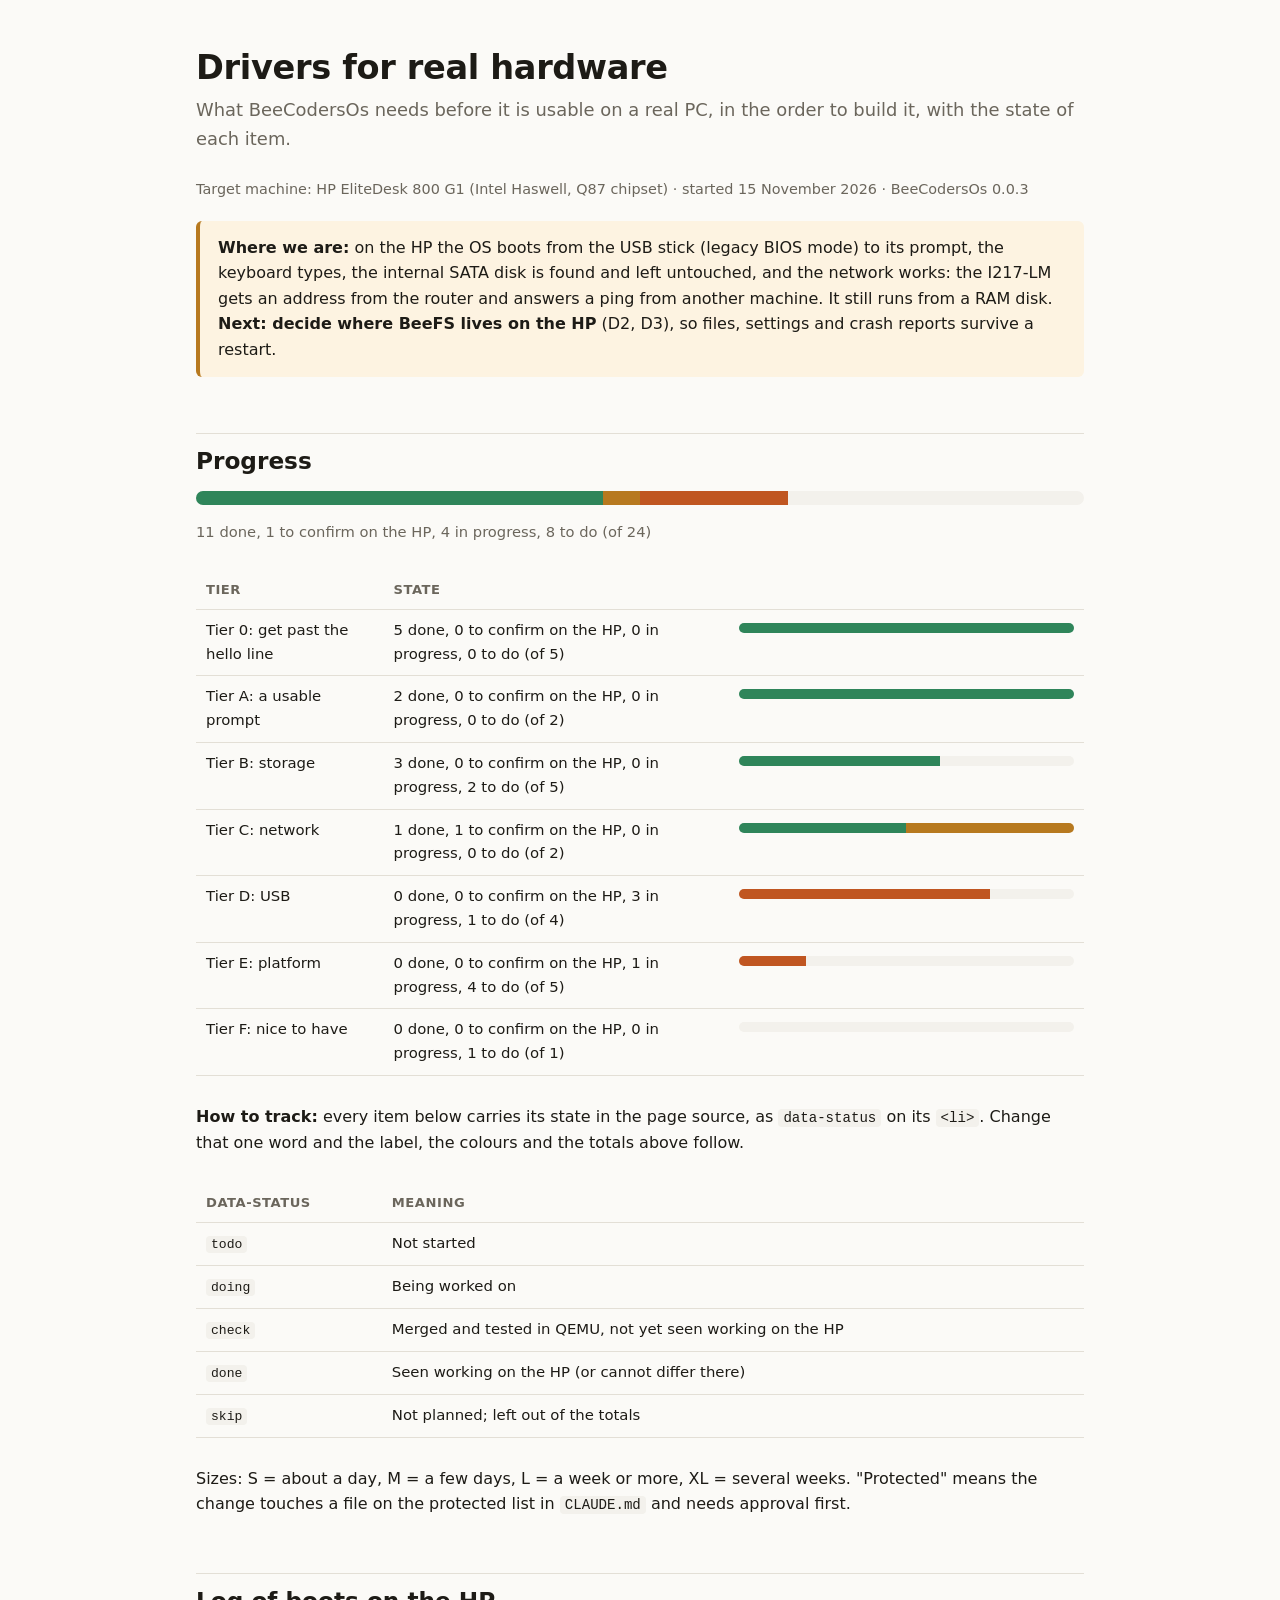
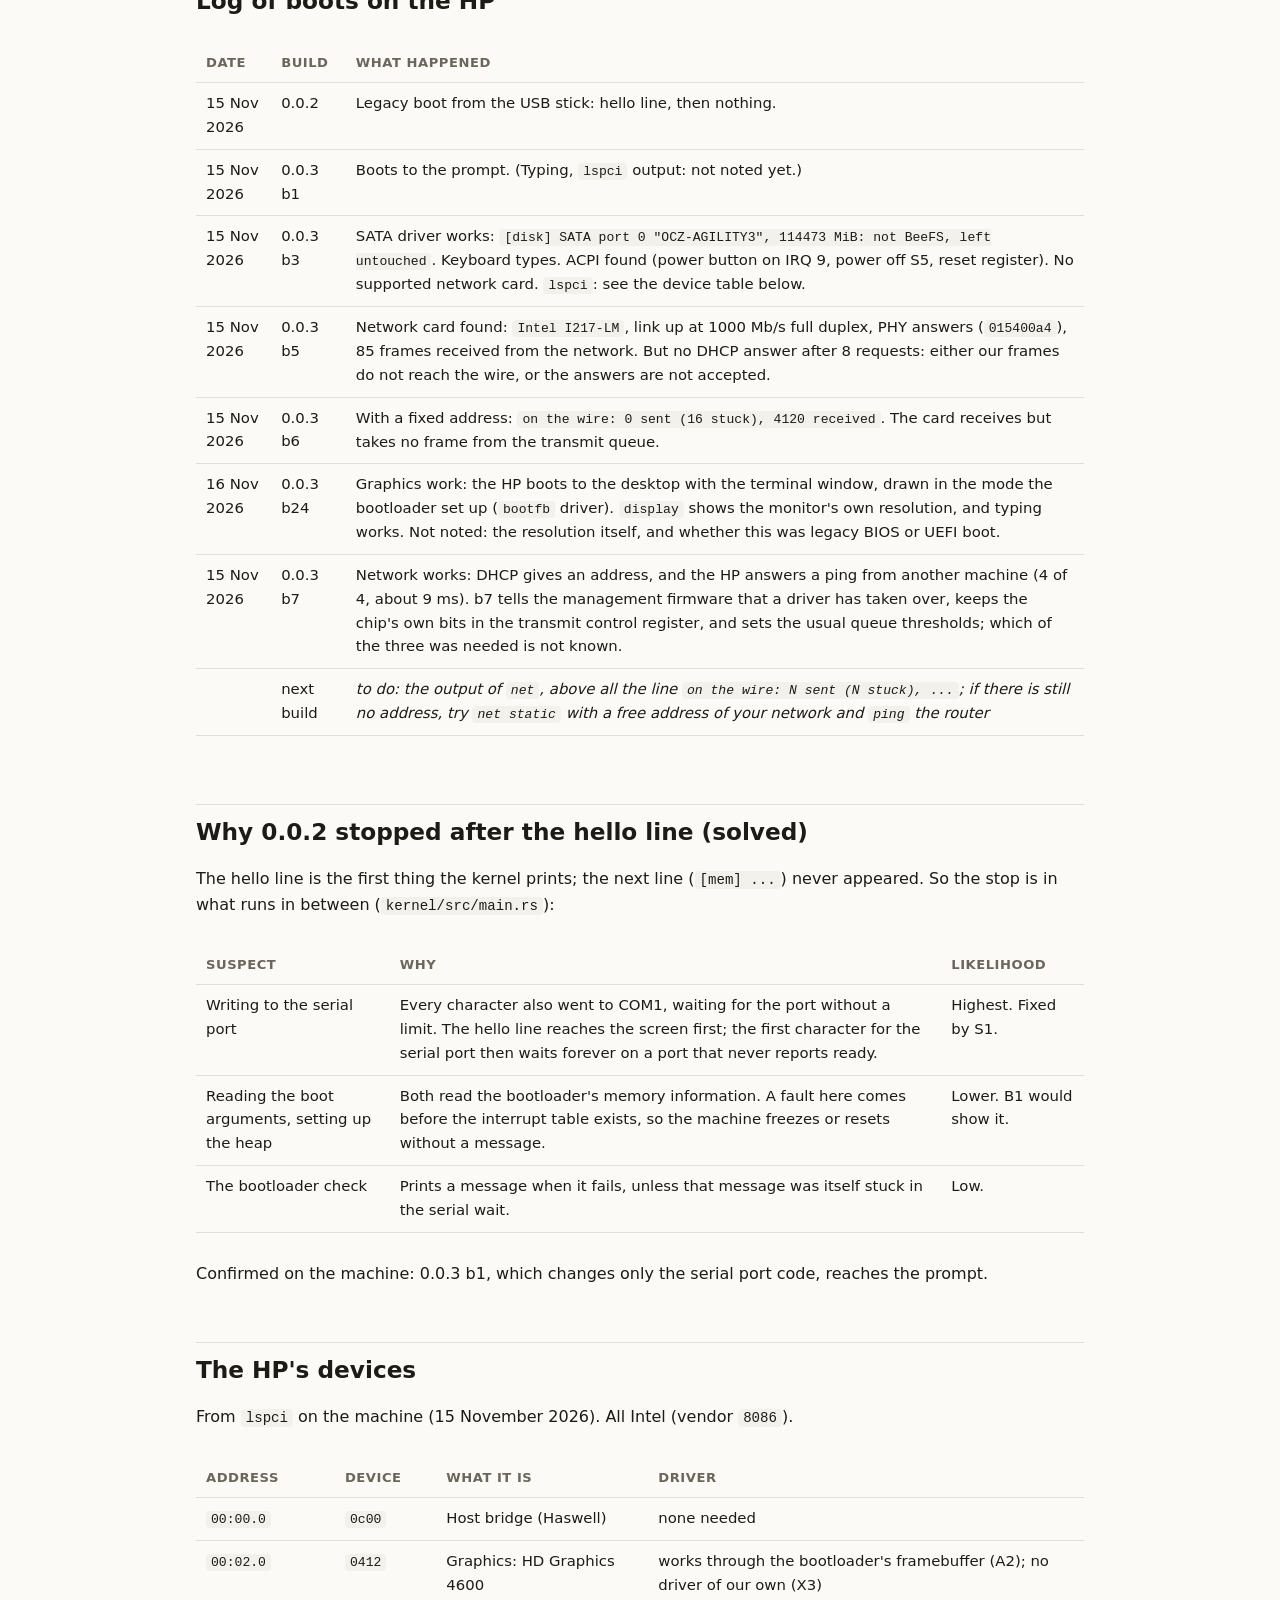
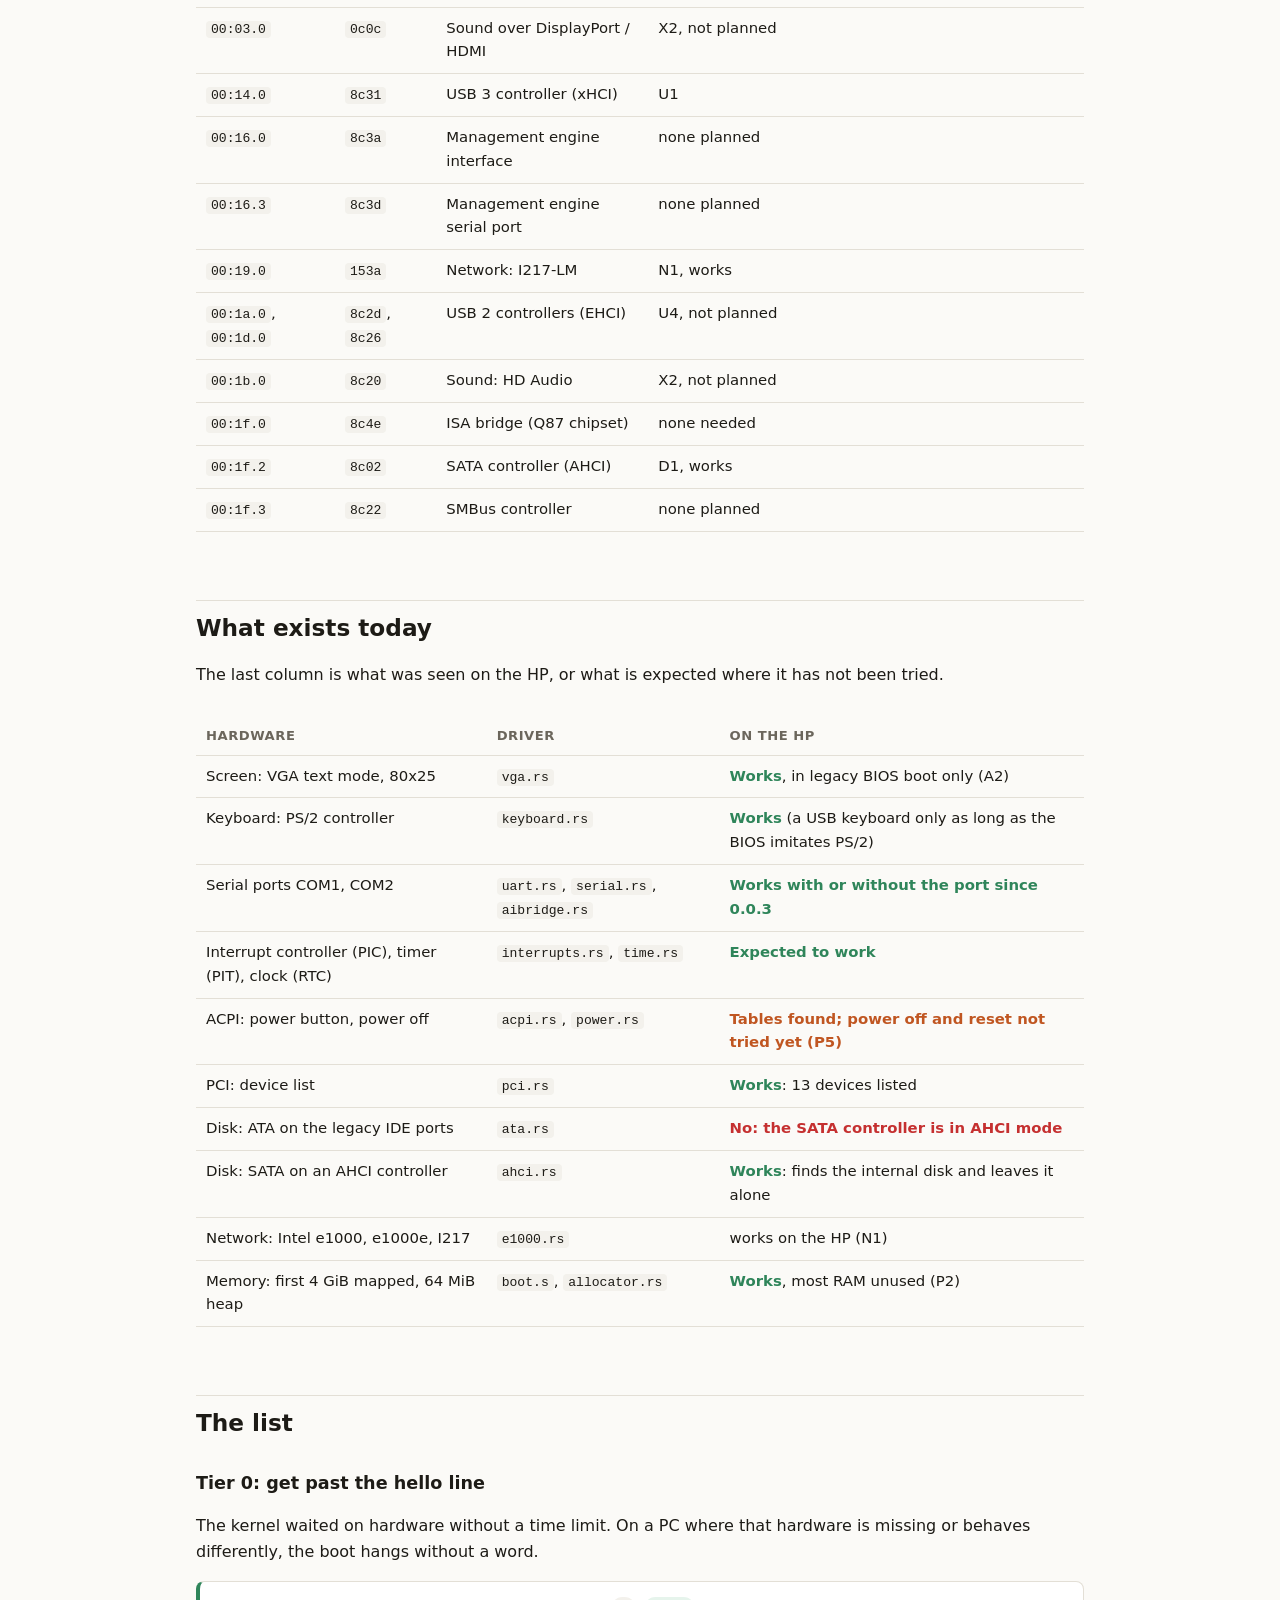
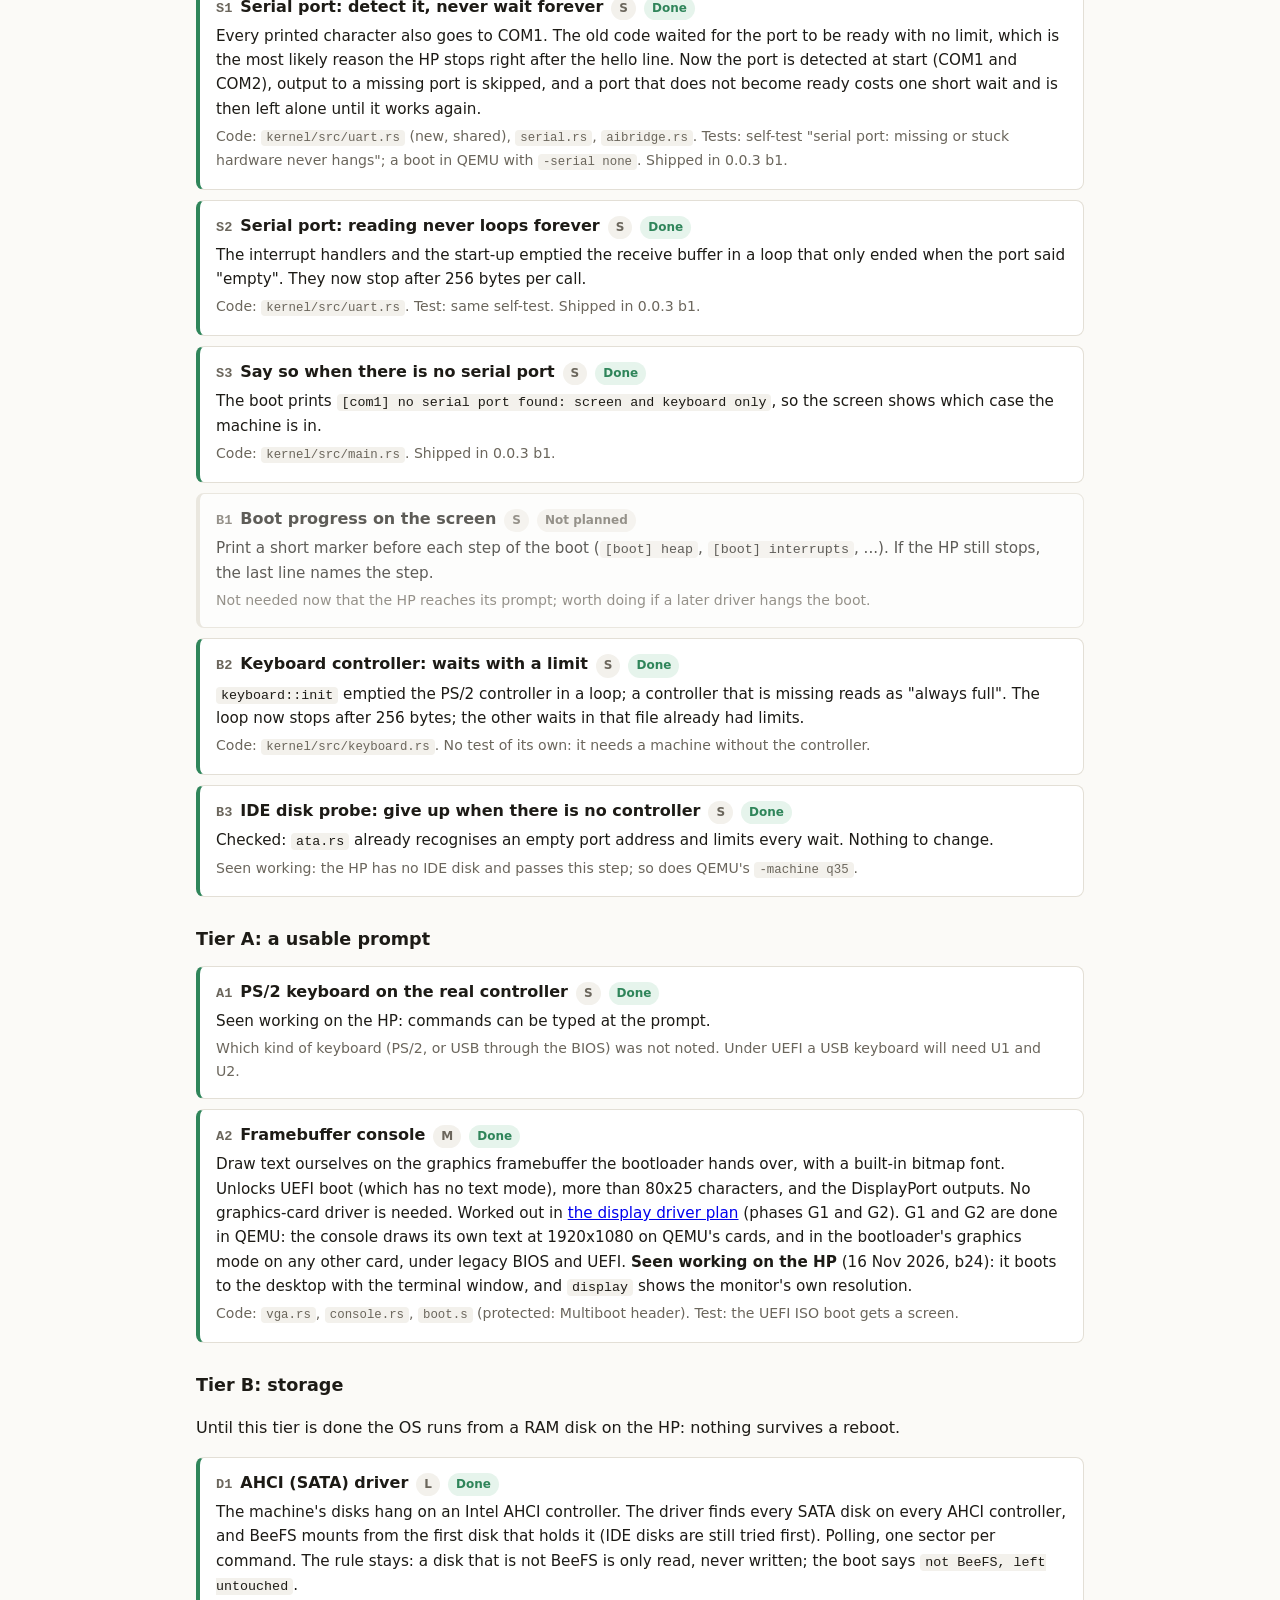
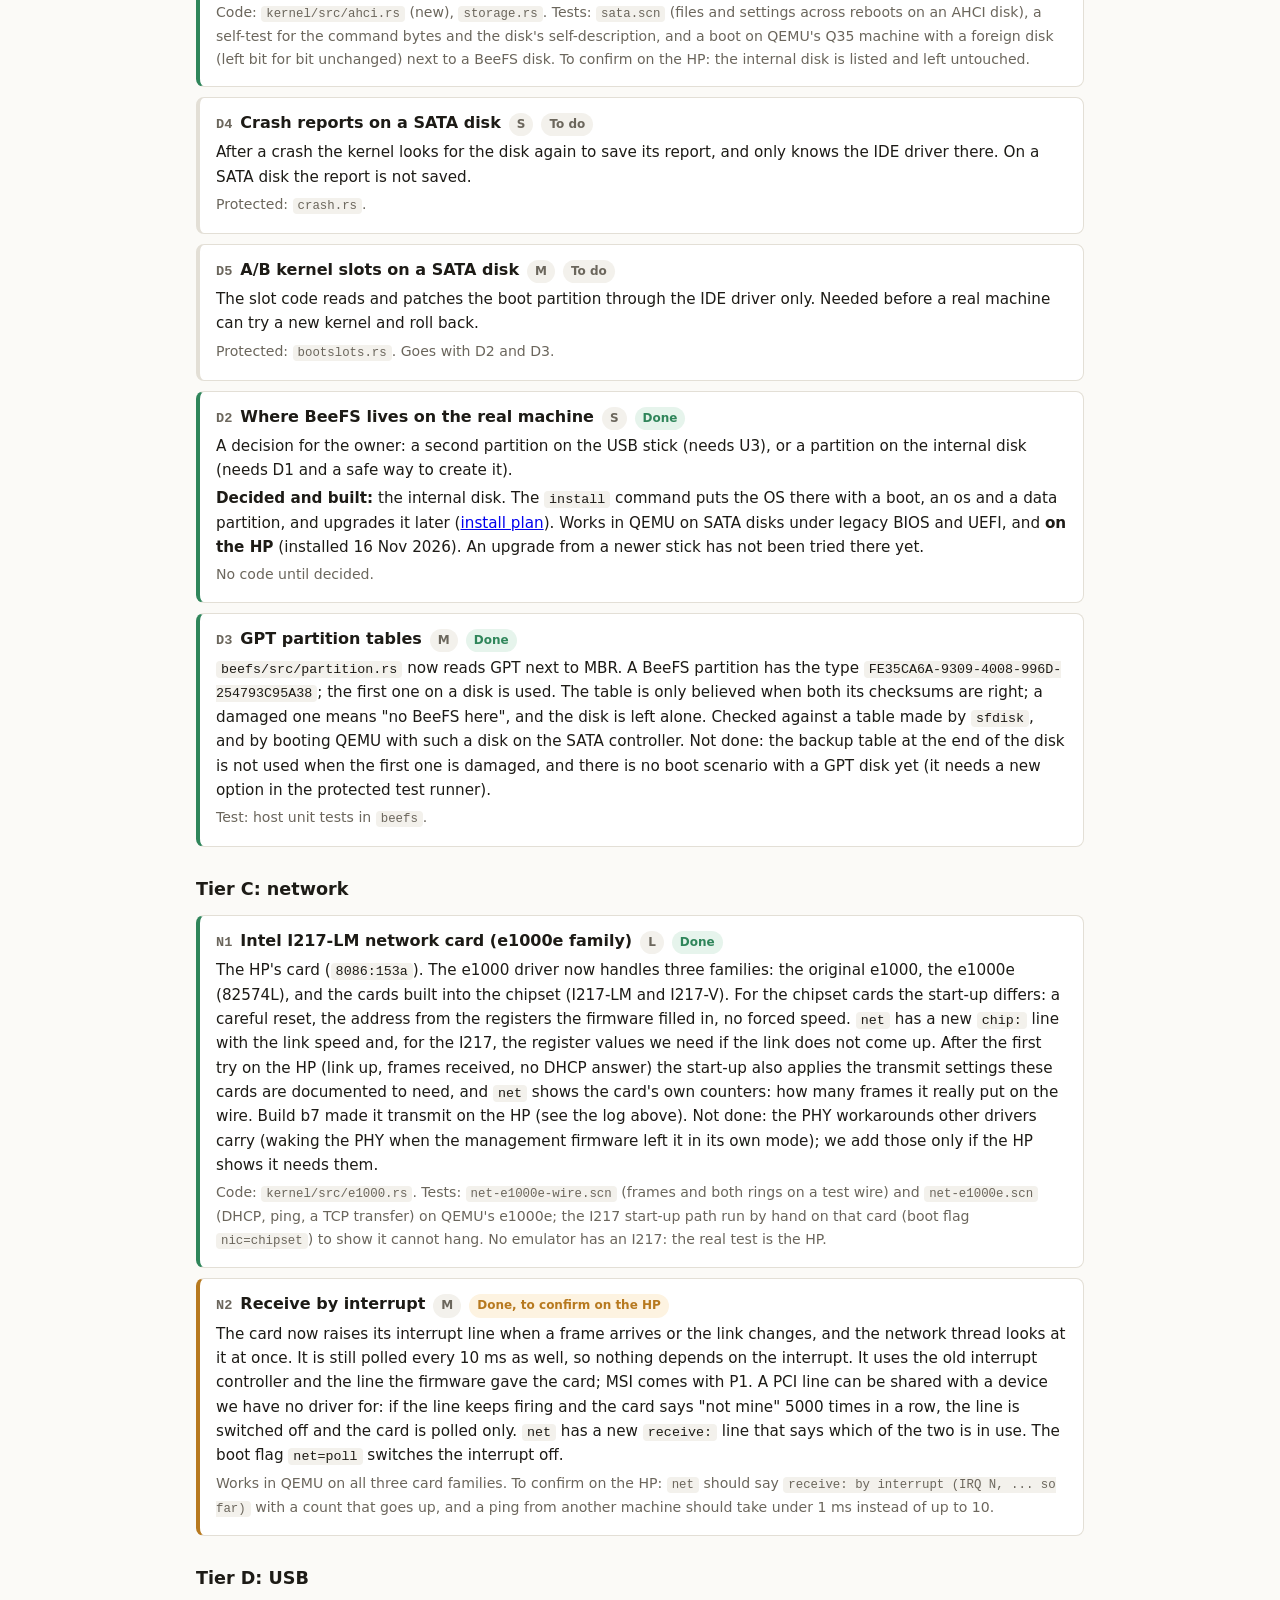
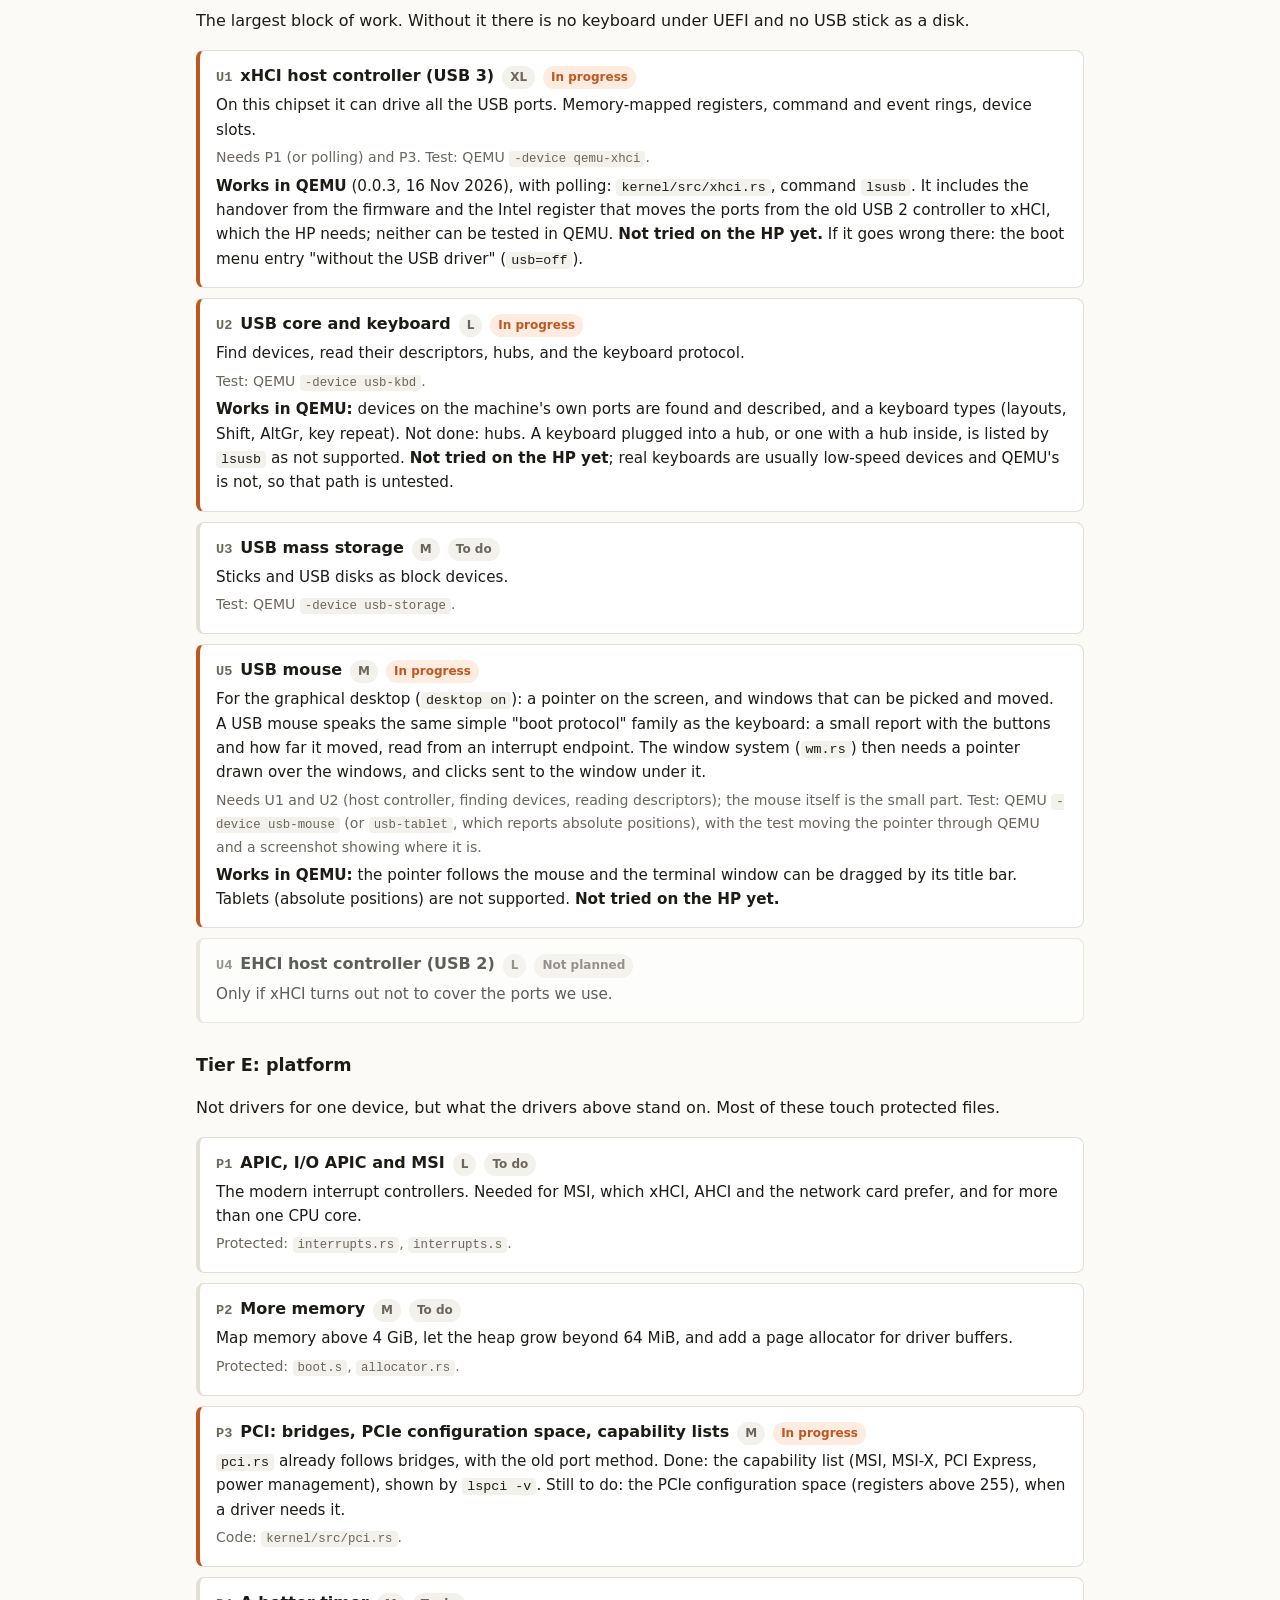
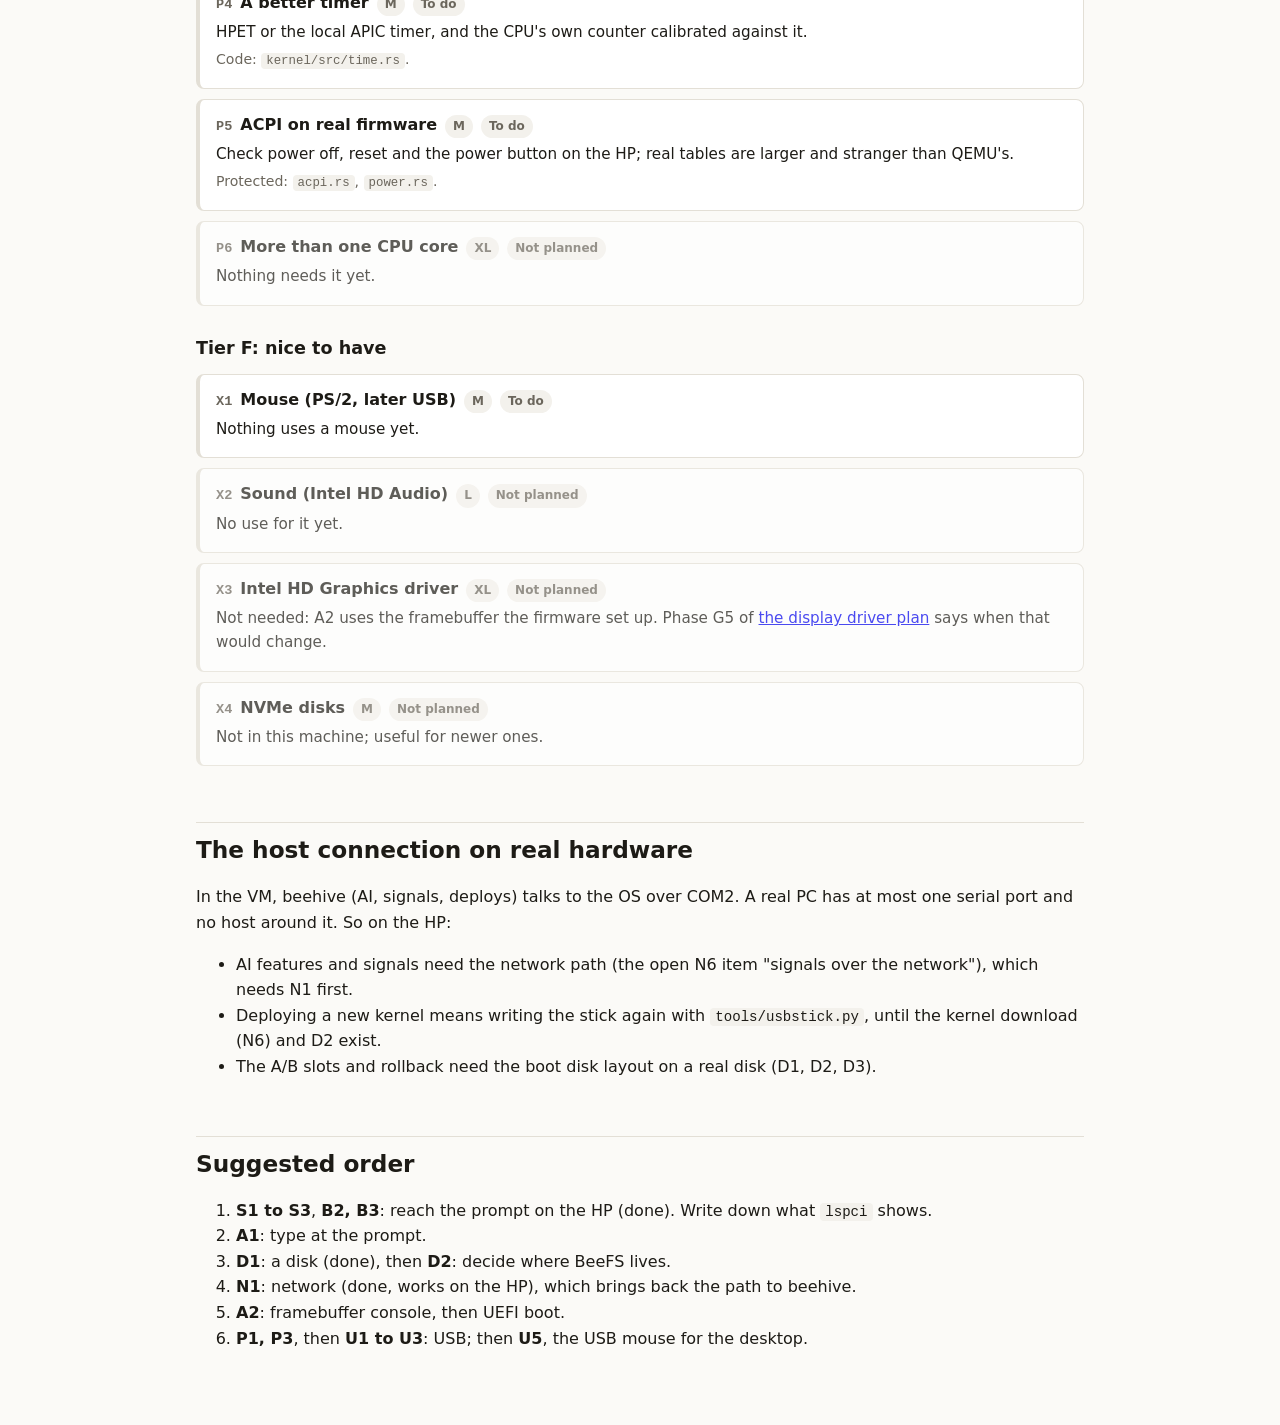
<file: Docs/drivers-todo.html>
<!doctype html>
<html lang="en">
<head>
<meta charset="utf-8">
<meta name="viewport" content="width=device-width, initial-scale=1">
<title>BeeCodersOs Drivers Todo</title>
<style>
:root {
  --bg: #fbfaf7; --surface: #ffffff; --surface-2: #f3f1ec; --text: #1d1b16; --muted: #6b665c;
  --border: #e3dfd6; --accent: #b7791f; --accent-soft: #fdf3e1; --ok: #2f855a; --ok-soft: #e6f4ec;
  --warn: #c05621; --warn-soft: #fdecdf; --risk: #c53030; --risk-soft: #fde8e8; --code: #f3f1ec;
}
@media (prefers-color-scheme: dark) {
  :root:not([data-theme="light"]) {
    --bg: #15140f; --surface: #1d1b16; --surface-2: #26241d; --text: #ece8de; --muted: #a39d8f;
    --border: #36332a; --accent: #e9b04f; --accent-soft: #2e2617; --ok: #68d391; --ok-soft: #1a2b21;
    --warn: #f6ad55; --warn-soft: #2f2216; --risk: #fc8181; --risk-soft: #301c1c; --code: #26241d;
  }
}
:root[data-theme="dark"] {
  --bg: #15140f; --surface: #1d1b16; --surface-2: #26241d; --text: #ece8de; --muted: #a39d8f;
  --border: #36332a; --accent: #e9b04f; --accent-soft: #2e2617; --ok: #68d391; --ok-soft: #1a2b21;
  --warn: #f6ad55; --warn-soft: #2f2216; --risk: #fc8181; --risk-soft: #301c1c; --code: #26241d;
}
* { box-sizing: border-box; }
body { margin: 0; background: var(--bg); color: var(--text);
  font: 16px/1.6 system-ui, -apple-system, "Segoe UI", Roboto, sans-serif; }
main { max-width: 920px; margin: 0 auto; padding: 48px 16px 96px; }
h1 { font-size: 2.1rem; line-height: 1.2; margin: 0 0 8px; letter-spacing: -0.01em; }
h2 { font-size: 1.45rem; margin: 56px 0 12px; padding-top: 8px; border-top: 1px solid var(--border); }
h3 { font-size: 1.1rem; margin: 28px 0 8px; }
p, li { color: var(--text); }
.lede { font-size: 1.12rem; color: var(--muted); margin: 0 0 24px; }
.meta { font-size: .9rem; color: var(--muted); }
code { font-family: ui-monospace, "JetBrains Mono", Menlo, monospace; font-size: .88em;
  background: var(--code); padding: 1px 5px; border-radius: 4px; }
  font-size: .85rem; line-height: 1.5; border: 1px solid var(--border); }
.card { background: var(--surface); border: 1px solid var(--border); border-radius: 10px; padding: 18px 20px; margin: 16px 0; }
.callout { background: var(--accent-soft); border-left: 4px solid var(--accent); border-radius: 6px; padding: 14px 18px; margin: 20px 0; }
.tag { font-size: .75rem; font-weight: 600; padding: 2px 8px; border-radius: 999px; white-space: nowrap; }
table { width: 100%; border-collapse: collapse; font-size: .93rem; margin: 12px 0; }
th, td { text-align: left; padding: 9px 10px; border-bottom: 1px solid var(--border); vertical-align: top; }
th { color: var(--muted); font-weight: 600; font-size: .82rem; text-transform: uppercase; letter-spacing: .04em; }
.table-wrap { overflow-x: auto; }
nav.toc { font-size: .93rem; }
nav.toc a { color: var(--accent); text-decoration: none; }
nav.toc a:hover { text-decoration: underline; }


.bar { height: 14px; background: var(--surface-2); border-radius: 999px; overflow: hidden; display: flex; margin: 10px 0 6px; }
.bar i { display: block; height: 100%; }
.bar .b-done { background: var(--ok); } .bar .b-check { background: var(--accent); } .bar .b-doing { background: var(--warn); }
.counts { font-size: .92rem; color: var(--muted); }
.tiers td:last-child { width: 40%; }
.tiers .bar { margin: 4px 0; height: 10px; }
ul.items { list-style: none; padding: 0; margin: 12px 0; }
.item { background: var(--surface); border: 1px solid var(--border); border-left: 4px solid var(--border); border-radius: 8px; padding: 12px 16px; margin: 10px 0; }
.item h4 { margin: 0 0 4px; font-size: 1rem; display: flex; gap: 8px; align-items: baseline; flex-wrap: wrap; }
.item p { margin: 4px 0; font-size: .95rem; }
.item .facts { color: var(--muted); font-size: .88rem; }
.id { font-family: ui-monospace, Menlo, monospace; font-size: .85rem; color: var(--muted); }
.st, .size { font-size: .75rem; font-weight: 600; padding: 2px 8px; border-radius: 999px; white-space: nowrap; }
.size { background: var(--surface-2); color: var(--muted); }
.item[data-status="todo"] .st { background: var(--surface-2); color: var(--muted); }
.item[data-status="todo"] .st::after { content: "To do"; }
.item[data-status="doing"] { border-left-color: var(--warn); }
.item[data-status="doing"] .st { background: var(--warn-soft); color: var(--warn); }
.item[data-status="doing"] .st::after { content: "In progress"; }
.item[data-status="check"] { border-left-color: var(--accent); }
.item[data-status="check"] .st { background: var(--accent-soft); color: var(--accent); }
.item[data-status="check"] .st::after { content: "Done, to confirm on the HP"; }
.item[data-status="done"] { border-left-color: var(--ok); }
.item[data-status="done"] .st { background: var(--ok-soft); color: var(--ok); }
.item[data-status="done"] .st::after { content: "Done"; }
.item[data-status="skip"] { opacity: .7; }
.item[data-status="skip"] .st { background: var(--surface-2); color: var(--muted); }
.item[data-status="skip"] .st::after { content: "Not planned"; }
.yes { color: var(--ok); font-weight: 600; } .no { color: var(--risk); font-weight: 600; } .maybe { color: var(--warn); font-weight: 600; }
</style>
</head>
<body>
<main>

<h1>Drivers for real hardware</h1>
<p class="lede">What BeeCodersOs needs before it is usable on a real PC, in the order to build it, with the state of each item.</p>
<p class="meta">Target machine: HP EliteDesk 800 G1 (Intel Haswell, Q87 chipset) · started 15 November 2026 · BeeCodersOs 0.0.3</p>

<div class="callout"><b>Where we are:</b> on the HP the OS boots from the USB stick (legacy BIOS mode) to its prompt, the keyboard types, the internal SATA disk is found and left untouched, and the network works: the I217-LM gets an address from the router and answers a ping from another machine. It still runs from a RAM disk. <b>Next: decide where BeeFS lives on the HP</b> (D2, D3), so files, settings and crash reports survive a restart.</div>

<h2 id="progress">Progress</h2>
<div class="card">
<div class="bar" id="bar-all"></div>
<p class="counts" id="count-all">Open this page in a browser to see the totals.</p>
<div class="table-wrap"><table class="tiers" id="tier-table"></table></div>
</div>

<p><b>How to track:</b> every item below carries its state in the page source, as <code>data-status</code> on its <code>&lt;li&gt;</code>. Change that one word and the label, the colours and the totals above follow.</p>
<div class="table-wrap"><table>
<tr><th>data-status</th><th>Meaning</th></tr>
<tr><td><code>todo</code></td><td>Not started</td></tr>
<tr><td><code>doing</code></td><td>Being worked on</td></tr>
<tr><td><code>check</code></td><td>Merged and tested in QEMU, not yet seen working on the HP</td></tr>
<tr><td><code>done</code></td><td>Seen working on the HP (or cannot differ there)</td></tr>
<tr><td><code>skip</code></td><td>Not planned; left out of the totals</td></tr>
</table></div>
<p>Sizes: S = about a day, M = a few days, L = a week or more, XL = several weeks. "Protected" means the change touches a file on the protected list in <code>CLAUDE.md</code> and needs approval first.</p>

<h2 id="log">Log of boots on the HP</h2>
<div class="table-wrap"><table>
<tr><th>Date</th><th>Build</th><th>What happened</th></tr>
<tr><td>15 Nov 2026</td><td>0.0.2</td><td>Legacy boot from the USB stick: hello line, then nothing.</td></tr>
<tr><td>15 Nov 2026</td><td>0.0.3 b1</td><td>Boots to the prompt. (Typing, <code>lspci</code> output: not noted yet.)</td></tr>
<tr><td>15 Nov 2026</td><td>0.0.3 b3</td><td>SATA driver works: <code>[disk] SATA port 0 "OCZ-AGILITY3", 114473 MiB: not BeeFS, left untouched</code>. Keyboard types. ACPI found (power button on IRQ 9, power off S5, reset register). No supported network card. <code>lspci</code>: see the device table below.</td></tr>
<tr><td>15 Nov 2026</td><td>0.0.3 b5</td><td>Network card found: <code>Intel I217-LM</code>, link up at 1000 Mb/s full duplex, PHY answers (<code>015400a4</code>), 85 frames received from the network. But no DHCP answer after 8 requests: either our frames do not reach the wire, or the answers are not accepted.</td></tr>
<tr><td>15 Nov 2026</td><td>0.0.3 b6</td><td>With a fixed address: <code>on the wire: 0 sent (16 stuck), 4120 received</code>. The card receives but takes no frame from the transmit queue.</td></tr>
<tr><td>16 Nov 2026</td><td>0.0.3 b24</td><td>Graphics work: the HP boots to the desktop with the terminal window, drawn in the mode the bootloader set up (<code>bootfb</code> driver). <code>display</code> shows the monitor's own resolution, and typing works. Not noted: the resolution itself, and whether this was legacy BIOS or UEFI boot.</td></tr>
<tr><td>15 Nov 2026</td><td>0.0.3 b7</td><td>Network works: DHCP gives an address, and the HP answers a ping from another machine (4 of 4, about 9 ms). b7 tells the management firmware that a driver has taken over, keeps the chip's own bits in the transmit control register, and sets the usual queue thresholds; which of the three was needed is not known.</td></tr>
<tr><td></td><td>next build</td><td><i>to do: the output of <code>net</code>, above all the line <code>on the wire: N sent (N stuck), ...</code>; if there is still no address, try <code>net static</code> with a free address of your network and <code>ping</code> the router</i></td></tr>
</table></div>

<h2 id="hang">Why 0.0.2 stopped after the hello line (solved)</h2>
<p>The hello line is the first thing the kernel prints; the next line (<code>[mem] ...</code>) never appeared. So the stop is in what runs in between (<code>kernel/src/main.rs</code>):</p>
<div class="table-wrap"><table>
<tr><th>Suspect</th><th>Why</th><th>Likelihood</th></tr>
<tr><td>Writing to the serial port</td><td>Every character also went to COM1, waiting for the port without a limit. The hello line reaches the screen first; the first character for the serial port then waits forever on a port that never reports ready.</td><td>Highest. Fixed by S1.</td></tr>
<tr><td>Reading the boot arguments, setting up the heap</td><td>Both read the bootloader's memory information. A fault here comes before the interrupt table exists, so the machine freezes or resets without a message.</td><td>Lower. B1 would show it.</td></tr>
<tr><td>The bootloader check</td><td>Prints a message when it fails, unless that message was itself stuck in the serial wait.</td><td>Low.</td></tr>
</table></div>
<p>Confirmed on the machine: 0.0.3 b1, which changes only the serial port code, reaches the prompt.</p>

<h2 id="devices">The HP's devices</h2>
<p>From <code>lspci</code> on the machine (15 November 2026). All Intel (vendor <code>8086</code>).</p>
<div class="table-wrap"><table>
<tr><th>Address</th><th>Device</th><th>What it is</th><th>Driver</th></tr>
<tr><td><code>00:00.0</code></td><td><code>0c00</code></td><td>Host bridge (Haswell)</td><td>none needed</td></tr>
<tr><td><code>00:02.0</code></td><td><code>0412</code></td><td>Graphics: HD Graphics 4600</td><td>works through the bootloader's framebuffer (A2); no driver of our own (X3)</td></tr>
<tr><td><code>00:03.0</code></td><td><code>0c0c</code></td><td>Sound over DisplayPort / HDMI</td><td>X2, not planned</td></tr>
<tr><td><code>00:14.0</code></td><td><code>8c31</code></td><td>USB 3 controller (xHCI)</td><td>U1</td></tr>
<tr><td><code>00:16.0</code></td><td><code>8c3a</code></td><td>Management engine interface</td><td>none planned</td></tr>
<tr><td><code>00:16.3</code></td><td><code>8c3d</code></td><td>Management engine serial port</td><td>none planned</td></tr>
<tr><td><code>00:19.0</code></td><td><code>153a</code></td><td>Network: I217-LM</td><td>N1, works</td></tr>
<tr><td><code>00:1a.0</code>, <code>00:1d.0</code></td><td><code>8c2d</code>, <code>8c26</code></td><td>USB 2 controllers (EHCI)</td><td>U4, not planned</td></tr>
<tr><td><code>00:1b.0</code></td><td><code>8c20</code></td><td>Sound: HD Audio</td><td>X2, not planned</td></tr>
<tr><td><code>00:1f.0</code></td><td><code>8c4e</code></td><td>ISA bridge (Q87 chipset)</td><td>none needed</td></tr>
<tr><td><code>00:1f.2</code></td><td><code>8c02</code></td><td>SATA controller (AHCI)</td><td>D1, works</td></tr>
<tr><td><code>00:1f.3</code></td><td><code>8c22</code></td><td>SMBus controller</td><td>none planned</td></tr>
</table></div>

<h2 id="today">What exists today</h2>
<p>The last column is what was seen on the HP, or what is expected where it has not been tried.</p>
<div class="table-wrap"><table>
<tr><th>Hardware</th><th>Driver</th><th>On the HP</th></tr>
<tr><td>Screen: VGA text mode, 80x25</td><td><code>vga.rs</code></td><td><span class="yes">Works</span>, in legacy BIOS boot only (A2)</td></tr>
<tr><td>Keyboard: PS/2 controller</td><td><code>keyboard.rs</code></td><td><span class="yes">Works</span> (a USB keyboard only as long as the BIOS imitates PS/2)</td></tr>
<tr><td>Serial ports COM1, COM2</td><td><code>uart.rs</code>, <code>serial.rs</code>, <code>aibridge.rs</code></td><td><span class="yes">Works with or without the port since 0.0.3</span></td></tr>
<tr><td>Interrupt controller (PIC), timer (PIT), clock (RTC)</td><td><code>interrupts.rs</code>, <code>time.rs</code></td><td><span class="yes">Expected to work</span></td></tr>
<tr><td>ACPI: power button, power off</td><td><code>acpi.rs</code>, <code>power.rs</code></td><td><span class="maybe">Tables found; power off and reset not tried yet (P5)</span></td></tr>
<tr><td>PCI: device list</td><td><code>pci.rs</code></td><td><span class="yes">Works</span>: 13 devices listed</td></tr>
<tr><td>Disk: ATA on the legacy IDE ports</td><td><code>ata.rs</code></td><td><span class="no">No: the SATA controller is in AHCI mode</span></td></tr>
<tr><td>Disk: SATA on an AHCI controller</td><td><code>ahci.rs</code></td><td><span class="yes">Works</span>: finds the internal disk and leaves it alone</td></tr>
<tr><td>Network: Intel e1000, e1000e, I217</td><td><code>e1000.rs</code></td><td>works on the HP (N1)</td></tr>
<tr><td>Memory: first 4 GiB mapped, 64 MiB heap</td><td><code>boot.s</code>, <code>allocator.rs</code></td><td><span class="yes">Works</span>, most RAM unused (P2)</td></tr>
</table></div>

<h2 id="items">The list</h2>

<h3 id="tier-0" data-tier="Tier 0: get past the hello line">Tier 0: get past the hello line</h3>
<p>The kernel waited on hardware without a time limit. On a PC where that hardware is missing or behaves differently, the boot hangs without a word.</p>
<ul class="items" data-tier="Tier 0: get past the hello line">
<li class="item" data-status="done" id="S1">
<h4><span class="id">S1</span> Serial port: detect it, never wait forever <span class="size">S</span> <span class="st"></span></h4>
<p>Every printed character also goes to COM1. The old code waited for the port to be ready with no limit, which is the most likely reason the HP stops right after the hello line. Now the port is detected at start (COM1 and COM2), output to a missing port is skipped, and a port that does not become ready costs one short wait and is then left alone until it works again.</p>
<p class="facts">Code: <code>kernel/src/uart.rs</code> (new, shared), <code>serial.rs</code>, <code>aibridge.rs</code>. Tests: self-test "serial port: missing or stuck hardware never hangs"; a boot in QEMU with <code>-serial none</code>. Shipped in 0.0.3 b1.</p>
</li>
<li class="item" data-status="done" id="S2">
<h4><span class="id">S2</span> Serial port: reading never loops forever <span class="size">S</span> <span class="st"></span></h4>
<p>The interrupt handlers and the start-up emptied the receive buffer in a loop that only ended when the port said "empty". They now stop after 256 bytes per call.</p>
<p class="facts">Code: <code>kernel/src/uart.rs</code>. Test: same self-test. Shipped in 0.0.3 b1.</p>
</li>
<li class="item" data-status="done" id="S3">
<h4><span class="id">S3</span> Say so when there is no serial port <span class="size">S</span> <span class="st"></span></h4>
<p>The boot prints <code>[com1] no serial port found: screen and keyboard only</code>, so the screen shows which case the machine is in.</p>
<p class="facts">Code: <code>kernel/src/main.rs</code>. Shipped in 0.0.3 b1.</p>
</li>
<li class="item" data-status="skip" id="B1">
<h4><span class="id">B1</span> Boot progress on the screen <span class="size">S</span> <span class="st"></span></h4>
<p>Print a short marker before each step of the boot (<code>[boot] heap</code>, <code>[boot] interrupts</code>, ...). If the HP still stops, the last line names the step.</p>
<p class="facts">Not needed now that the HP reaches its prompt; worth doing if a later driver hangs the boot.</p>
</li>
<li class="item" data-status="done" id="B2">
<h4><span class="id">B2</span> Keyboard controller: waits with a limit <span class="size">S</span> <span class="st"></span></h4>
<p><code>keyboard::init</code> emptied the PS/2 controller in a loop; a controller that is missing reads as "always full". The loop now stops after 256 bytes; the other waits in that file already had limits.</p>
<p class="facts">Code: <code>kernel/src/keyboard.rs</code>. No test of its own: it needs a machine without the controller.</p>
</li>
<li class="item" data-status="done" id="B3">
<h4><span class="id">B3</span> IDE disk probe: give up when there is no controller <span class="size">S</span> <span class="st"></span></h4>
<p>Checked: <code>ata.rs</code> already recognises an empty port address and limits every wait. Nothing to change.</p>
<p class="facts">Seen working: the HP has no IDE disk and passes this step; so does QEMU's <code>-machine q35</code>.</p>
</li>
</ul>

<h3 id="tier-A" data-tier="Tier A: a usable prompt">Tier A: a usable prompt</h3>
<ul class="items" data-tier="Tier A: a usable prompt">
<li class="item" data-status="done" id="A1">
<h4><span class="id">A1</span> PS/2 keyboard on the real controller <span class="size">S</span> <span class="st"></span></h4>
<p>Seen working on the HP: commands can be typed at the prompt.</p>
<p class="facts">Which kind of keyboard (PS/2, or USB through the BIOS) was not noted. Under UEFI a USB keyboard will need U1 and U2.</p>
</li>
<li class="item" data-status="done" id="A2">
<h4><span class="id">A2</span> Framebuffer console <span class="size">M</span> <span class="st"></span></h4>
<p>Draw text ourselves on the graphics framebuffer the bootloader hands over, with a built-in bitmap font. Unlocks UEFI boot (which has no text mode), more than 80x25 characters, and the DisplayPort outputs. No graphics-card driver is needed. Worked out in <a href="display-driver-plan.html">the display driver plan</a> (phases G1 and G2). G1 and G2 are done in QEMU: the console draws its own text at 1920x1080 on QEMU's cards, and in the bootloader's graphics mode on any other card, under legacy BIOS and UEFI. <b>Seen working on the HP</b> (16 Nov 2026, b24): it boots to the desktop with the terminal window, and <code>display</code> shows the monitor's own resolution.</p>
<p class="facts">Code: <code>vga.rs</code>, <code>console.rs</code>, <code>boot.s</code> (protected: Multiboot header). Test: the UEFI ISO boot gets a screen.</p>
</li>
</ul>

<h3 id="tier-B" data-tier="Tier B: storage">Tier B: storage</h3>
<p>Until this tier is done the OS runs from a RAM disk on the HP: nothing survives a reboot.</p>
<ul class="items" data-tier="Tier B: storage">
<li class="item" data-status="done" id="D1">
<h4><span class="id">D1</span> AHCI (SATA) driver <span class="size">L</span> <span class="st"></span></h4>
<p>The machine's disks hang on an Intel AHCI controller. The driver finds every SATA disk on every AHCI controller, and BeeFS mounts from the first disk that holds it (IDE disks are still tried first). Polling, one sector per command. The rule stays: a disk that is not BeeFS is only read, never written; the boot says <code>not BeeFS, left untouched</code>.</p>
<p class="facts">Code: <code>kernel/src/ahci.rs</code> (new), <code>storage.rs</code>. Tests: <code>sata.scn</code> (files and settings across reboots on an AHCI disk), a self-test for the command bytes and the disk's self-description, and a boot on QEMU's Q35 machine with a foreign disk (left bit for bit unchanged) next to a BeeFS disk. To confirm on the HP: the internal disk is listed and left untouched.</p>
</li>
<li class="item" data-status="todo" id="D4">
<h4><span class="id">D4</span> Crash reports on a SATA disk <span class="size">S</span> <span class="st"></span></h4>
<p>After a crash the kernel looks for the disk again to save its report, and only knows the IDE driver there. On a SATA disk the report is not saved.</p>
<p class="facts">Protected: <code>crash.rs</code>.</p>
</li>
<li class="item" data-status="todo" id="D5">
<h4><span class="id">D5</span> A/B kernel slots on a SATA disk <span class="size">M</span> <span class="st"></span></h4>
<p>The slot code reads and patches the boot partition through the IDE driver only. Needed before a real machine can try a new kernel and roll back.</p>
<p class="facts">Protected: <code>bootslots.rs</code>. Goes with D2 and D3.</p>
</li>
<li class="item" data-status="done" id="D2">
<h4><span class="id">D2</span> Where BeeFS lives on the real machine <span class="size">S</span> <span class="st"></span></h4>
<p>A decision for the owner: a second partition on the USB stick (needs U3), or a partition on the internal disk (needs D1 and a safe way to create it).</p>
<p><b>Decided and built:</b> the internal disk. The <code>install</code> command puts the OS there with a boot, an os and a data partition, and upgrades it later (<a href="install-plan.html">install plan</a>). Works in QEMU on SATA disks under legacy BIOS and UEFI, and <b>on the HP</b> (installed 16 Nov 2026). An upgrade from a newer stick has not been tried there yet.</p>
<p class="facts">No code until decided.</p>
</li>
<li class="item" data-status="done" id="D3">
<h4><span class="id">D3</span> GPT partition tables <span class="size">M</span> <span class="st"></span></h4>
<p><code>beefs/src/partition.rs</code> now reads GPT next to MBR. A BeeFS partition has the type <code>FE35CA6A-9309-4008-996D-254793C95A38</code>; the first one on a disk is used. The table is only believed when both its checksums are right; a damaged one means "no BeeFS here", and the disk is left alone. Checked against a table made by <code>sfdisk</code>, and by booting QEMU with such a disk on the SATA controller. Not done: the backup table at the end of the disk is not used when the first one is damaged, and there is no boot scenario with a GPT disk yet (it needs a new option in the protected test runner).</p>
<p class="facts">Test: host unit tests in <code>beefs</code>.</p>
</li>
</ul>

<h3 id="tier-C" data-tier="Tier C: network">Tier C: network</h3>
<ul class="items" data-tier="Tier C: network">
<li class="item" data-status="done" id="N1">
<h4><span class="id">N1</span> Intel I217-LM network card (e1000e family) <span class="size">L</span> <span class="st"></span></h4>
<p>The HP's card (<code>8086:153a</code>). The e1000 driver now handles three families: the original e1000, the e1000e (82574L), and the cards built into the chipset (I217-LM and I217-V). For the chipset cards the start-up differs: a careful reset, the address from the registers the firmware filled in, no forced speed. <code>net</code> has a new <code>chip:</code> line with the link speed and, for the I217, the register values we need if the link does not come up. After the first try on the HP (link up, frames received, no DHCP answer) the start-up also applies the transmit settings these cards are documented to need, and <code>net</code> shows the card's own counters: how many frames it really put on the wire. Build b7 made it transmit on the HP (see the log above). Not done: the PHY workarounds other drivers carry (waking the PHY when the management firmware left it in its own mode); we add those only if the HP shows it needs them.</p>
<p class="facts">Code: <code>kernel/src/e1000.rs</code>. Tests: <code>net-e1000e-wire.scn</code> (frames and both rings on a test wire) and <code>net-e1000e.scn</code> (DHCP, ping, a TCP transfer) on QEMU's e1000e; the I217 start-up path run by hand on that card (boot flag <code>nic=chipset</code>) to show it cannot hang. No emulator has an I217: the real test is the HP.</p>
</li>
<li class="item" data-status="check" id="N2">
<h4><span class="id">N2</span> Receive by interrupt <span class="size">M</span> <span class="st"></span></h4>
<p>The card now raises its interrupt line when a frame arrives or the link changes, and the network thread looks at it at once. It is still polled every 10 ms as well, so nothing depends on the interrupt. It uses the old interrupt controller and the line the firmware gave the card; MSI comes with P1. A PCI line can be shared with a device we have no driver for: if the line keeps firing and the card says "not mine" 5000 times in a row, the line is switched off and the card is polled only. <code>net</code> has a new <code>receive:</code> line that says which of the two is in use. The boot flag <code>net=poll</code> switches the interrupt off.</p>
<p class="facts">Works in QEMU on all three card families. To confirm on the HP: <code>net</code> should say <code>receive: by interrupt (IRQ N, ... so far)</code> with a count that goes up, and a ping from another machine should take under 1 ms instead of up to 10.</p>
</li>
</ul>

<h3 id="tier-D" data-tier="Tier D: USB">Tier D: USB</h3>
<p>The largest block of work. Without it there is no keyboard under UEFI and no USB stick as a disk.</p>
<ul class="items" data-tier="Tier D: USB">
<li class="item" data-status="doing" id="U1">
<h4><span class="id">U1</span> xHCI host controller (USB 3) <span class="size">XL</span> <span class="st"></span></h4>
<p>On this chipset it can drive all the USB ports. Memory-mapped registers, command and event rings, device slots.</p>
<p class="facts">Needs P1 (or polling) and P3. Test: QEMU <code>-device qemu-xhci</code>.</p>
<p><b>Works in QEMU</b> (0.0.3, 16 Nov 2026), with polling: <code>kernel/src/xhci.rs</code>, command <code>lsusb</code>. It includes the handover from the firmware and the Intel register that moves the ports from the old USB 2 controller to xHCI, which the HP needs; neither can be tested in QEMU. <b>Not tried on the HP yet.</b> If it goes wrong there: the boot menu entry "without the USB driver" (<code>usb=off</code>).</p>
</li>
<li class="item" data-status="doing" id="U2">
<h4><span class="id">U2</span> USB core and keyboard <span class="size">L</span> <span class="st"></span></h4>
<p>Find devices, read their descriptors, hubs, and the keyboard protocol.</p>
<p class="facts">Test: QEMU <code>-device usb-kbd</code>.</p>
<p><b>Works in QEMU:</b> devices on the machine's own ports are found and described, and a keyboard types (layouts, Shift, AltGr, key repeat). Not done: hubs. A keyboard plugged into a hub, or one with a hub inside, is listed by <code>lsusb</code> as not supported. <b>Not tried on the HP yet</b>; real keyboards are usually low-speed devices and QEMU's is not, so that path is untested.</p>
</li>
<li class="item" data-status="todo" id="U3">
<h4><span class="id">U3</span> USB mass storage <span class="size">M</span> <span class="st"></span></h4>
<p>Sticks and USB disks as block devices.</p>
<p class="facts">Test: QEMU <code>-device usb-storage</code>.</p>
</li>
<li class="item" data-status="doing" id="U5">
<h4><span class="id">U5</span> USB mouse <span class="size">M</span> <span class="st"></span></h4>
<p>For the graphical desktop (<code>desktop on</code>): a pointer on the screen, and windows that can be picked and moved. A USB mouse speaks the same simple "boot protocol" family as the keyboard: a small report with the buttons and how far it moved, read from an interrupt endpoint. The window system (<code>wm.rs</code>) then needs a pointer drawn over the windows, and clicks sent to the window under it.</p>
<p class="facts">Needs U1 and U2 (host controller, finding devices, reading descriptors); the mouse itself is the small part. Test: QEMU <code>-device usb-mouse</code> (or <code>usb-tablet</code>, which reports absolute positions), with the test moving the pointer through QEMU and a screenshot showing where it is.</p>
<p><b>Works in QEMU:</b> the pointer follows the mouse and the terminal window can be dragged by its title bar. Tablets (absolute positions) are not supported. <b>Not tried on the HP yet.</b></p>
</li>
<li class="item" data-status="skip" id="U4">
<h4><span class="id">U4</span> EHCI host controller (USB 2) <span class="size">L</span> <span class="st"></span></h4>
<p>Only if xHCI turns out not to cover the ports we use.</p>
</li>
</ul>

<h3 id="tier-E" data-tier="Tier E: platform">Tier E: platform</h3>
<p>Not drivers for one device, but what the drivers above stand on. Most of these touch protected files.</p>
<ul class="items" data-tier="Tier E: platform">
<li class="item" data-status="todo" id="P1">
<h4><span class="id">P1</span> APIC, I/O APIC and MSI <span class="size">L</span> <span class="st"></span></h4>
<p>The modern interrupt controllers. Needed for MSI, which xHCI, AHCI and the network card prefer, and for more than one CPU core.</p>
<p class="facts">Protected: <code>interrupts.rs</code>, <code>interrupts.s</code>.</p>
</li>
<li class="item" data-status="todo" id="P2">
<h4><span class="id">P2</span> More memory <span class="size">M</span> <span class="st"></span></h4>
<p>Map memory above 4 GiB, let the heap grow beyond 64 MiB, and add a page allocator for driver buffers.</p>
<p class="facts">Protected: <code>boot.s</code>, <code>allocator.rs</code>.</p>
</li>
<li class="item" data-status="doing" id="P3">
<h4><span class="id">P3</span> PCI: bridges, PCIe configuration space, capability lists <span class="size">M</span> <span class="st"></span></h4>
<p><code>pci.rs</code> already follows bridges, with the old port method. Done: the capability list (MSI, MSI-X, PCI Express, power management), shown by <code>lspci -v</code>. Still to do: the PCIe configuration space (registers above 255), when a driver needs it.</p>
<p class="facts">Code: <code>kernel/src/pci.rs</code>.</p>
</li>
<li class="item" data-status="todo" id="P4">
<h4><span class="id">P4</span> A better timer <span class="size">M</span> <span class="st"></span></h4>
<p>HPET or the local APIC timer, and the CPU's own counter calibrated against it.</p>
<p class="facts">Code: <code>kernel/src/time.rs</code>.</p>
</li>
<li class="item" data-status="todo" id="P5">
<h4><span class="id">P5</span> ACPI on real firmware <span class="size">M</span> <span class="st"></span></h4>
<p>Check power off, reset and the power button on the HP; real tables are larger and stranger than QEMU's.</p>
<p class="facts">Protected: <code>acpi.rs</code>, <code>power.rs</code>.</p>
</li>
<li class="item" data-status="skip" id="P6">
<h4><span class="id">P6</span> More than one CPU core <span class="size">XL</span> <span class="st"></span></h4>
<p>Nothing needs it yet.</p>
</li>
</ul>

<h3 id="tier-F" data-tier="Tier F: nice to have">Tier F: nice to have</h3>
<ul class="items" data-tier="Tier F: nice to have">
<li class="item" data-status="todo" id="X1">
<h4><span class="id">X1</span> Mouse (PS/2, later USB) <span class="size">M</span> <span class="st"></span></h4>
<p>Nothing uses a mouse yet.</p>
</li>
<li class="item" data-status="skip" id="X2">
<h4><span class="id">X2</span> Sound (Intel HD Audio) <span class="size">L</span> <span class="st"></span></h4>
<p>No use for it yet.</p>
</li>
<li class="item" data-status="skip" id="X3">
<h4><span class="id">X3</span> Intel HD Graphics driver <span class="size">XL</span> <span class="st"></span></h4>
<p>Not needed: A2 uses the framebuffer the firmware set up. Phase G5 of <a href="display-driver-plan.html">the display driver plan</a> says when that would change.</p>
</li>
<li class="item" data-status="skip" id="X4">
<h4><span class="id">X4</span> NVMe disks <span class="size">M</span> <span class="st"></span></h4>
<p>Not in this machine; useful for newer ones.</p>
</li>
</ul>

<h2 id="host">The host connection on real hardware</h2>
<p>In the VM, beehive (AI, signals, deploys) talks to the OS over COM2. A real PC has at most one serial port and no host around it. So on the HP:</p>
<ul>
<li>AI features and signals need the network path (the open N6 item "signals over the network"), which needs N1 first.</li>
<li>Deploying a new kernel means writing the stick again with <code>tools/usbstick.py</code>, until the kernel download (N6) and D2 exist.</li>
<li>The A/B slots and rollback need the boot disk layout on a real disk (D1, D2, D3).</li>
</ul>

<h2 id="order">Suggested order</h2>
<ol>
<li><b>S1 to S3</b>, <b>B2, B3</b>: reach the prompt on the HP (done). Write down what <code>lspci</code> shows.</li>
<li><b>A1</b>: type at the prompt.</li>
<li><b>D1</b>: a disk (done), then <b>D2</b>: decide where BeeFS lives.</li>
<li><b>N1</b>: network (done, works on the HP), which brings back the path to beehive.</li>
<li><b>A2</b>: framebuffer console, then UEFI boot.</li>
<li><b>P1, P3</b>, then <b>U1 to U3</b>: USB; then <b>U5</b>, the USB mouse for the desktop.</li>
</ol>

</main>
<script>
// Totals from the items' data-status: the page source is the only place to edit.
(function () {
  var kinds = ["done", "check", "doing"];
  function count(items) {
    var c = { done: 0, check: 0, doing: 0, todo: 0, total: 0 };
    items.forEach(function (li) {
      var s = li.dataset.status;
      if (s === "skip" || !(s in c)) return;
      c[s] += 1; c.total += 1;
    });
    return c;
  }
  function bar(c) {
    return kinds.map(function (k) {
      return c.total ? '<i class="b-' + k + '" style="width:' + (100 * c[k] / c.total) + '%"></i>' : "";
    }).join("");
  }
  function text(c) {
    return c.done + " done, " + c.check + " to confirm on the HP, " + c.doing + " in progress, " + c.todo + " to do (of " + c.total + ")";
  }
  var all = count(Array.from(document.querySelectorAll(".item")));
  document.getElementById("bar-all").innerHTML = bar(all);
  document.getElementById("count-all").textContent = text(all);
  var rows = "<tr><th>Tier</th><th>State</th><th></th></tr>";
  document.querySelectorAll("ul.items").forEach(function (ul) {
    var c = count(Array.from(ul.querySelectorAll(".item")));
    rows += "<tr><td>" + ul.dataset.tier + "</td><td>" + text(c) + '</td><td><div class="bar">' + bar(c) + "</div></td></tr>";
  });
  document.getElementById("tier-table").innerHTML = rows;
})();
</script>
</body>
</html>
</file>
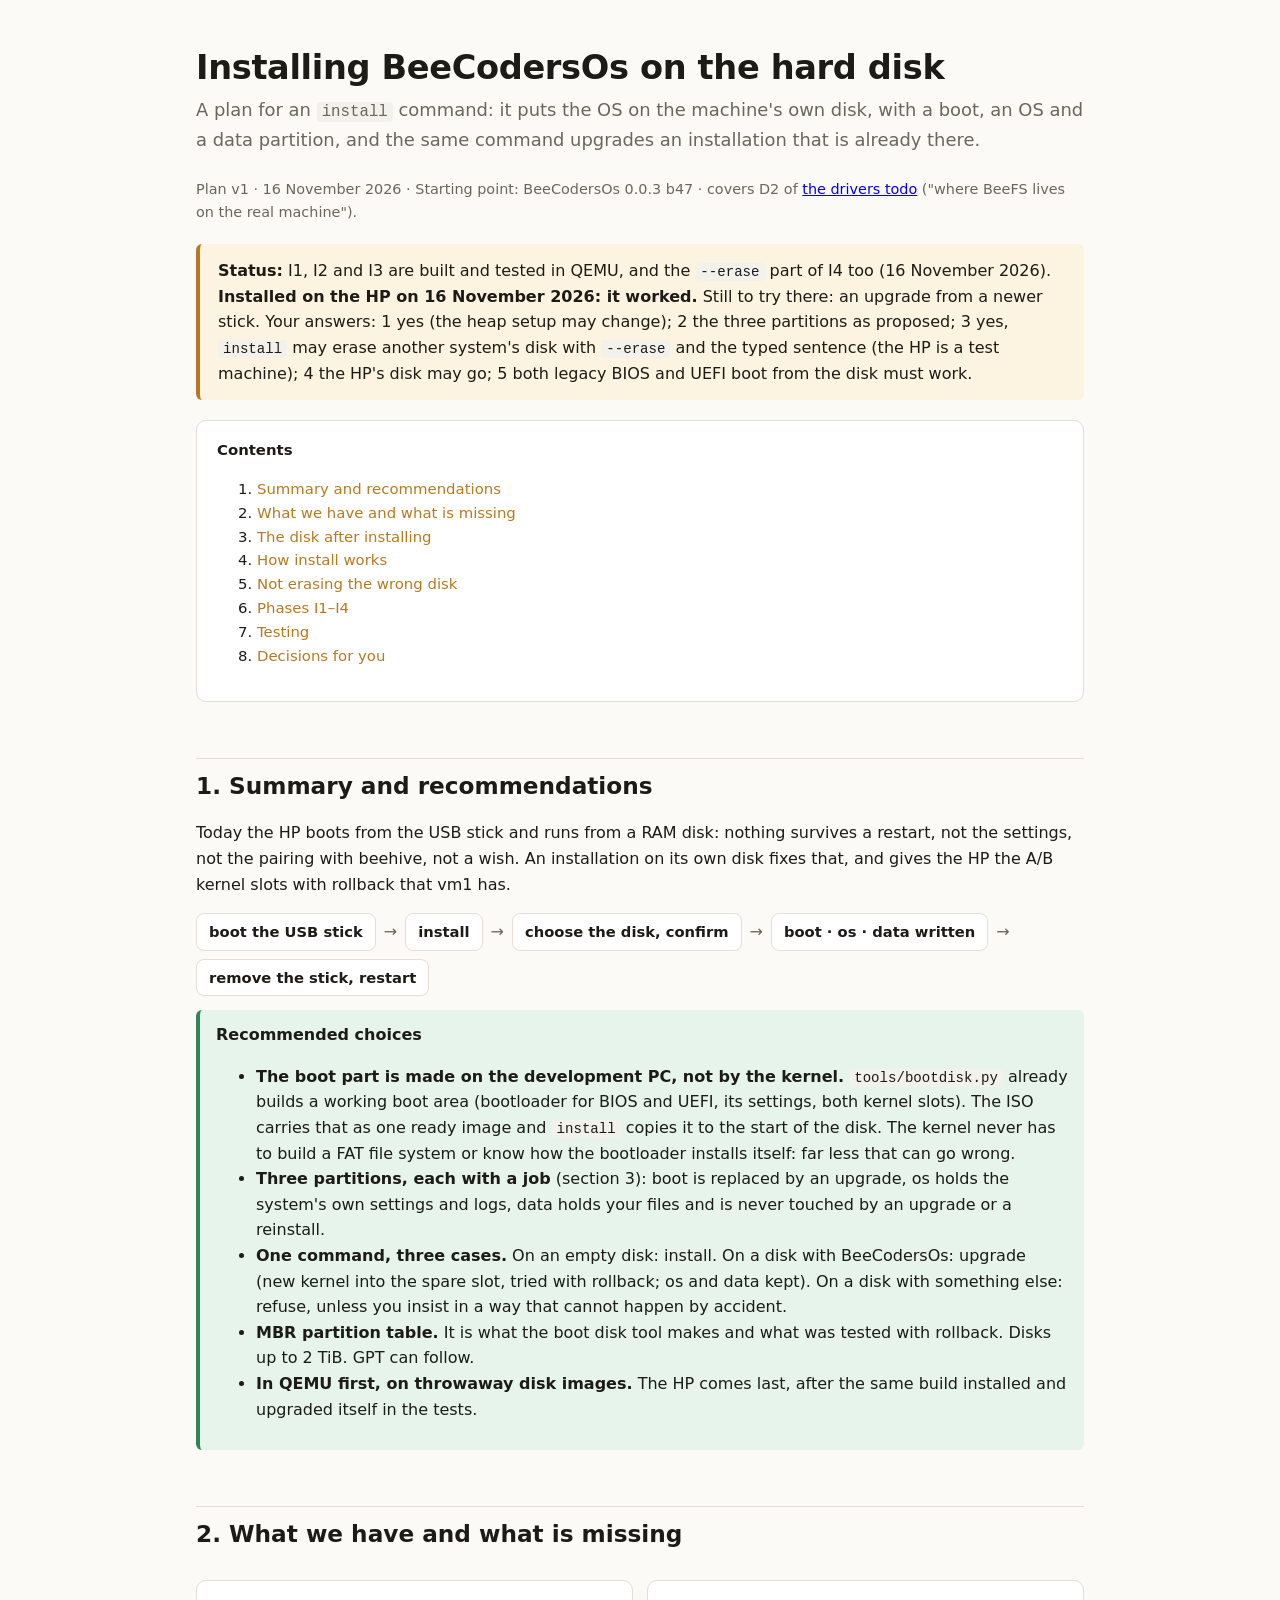
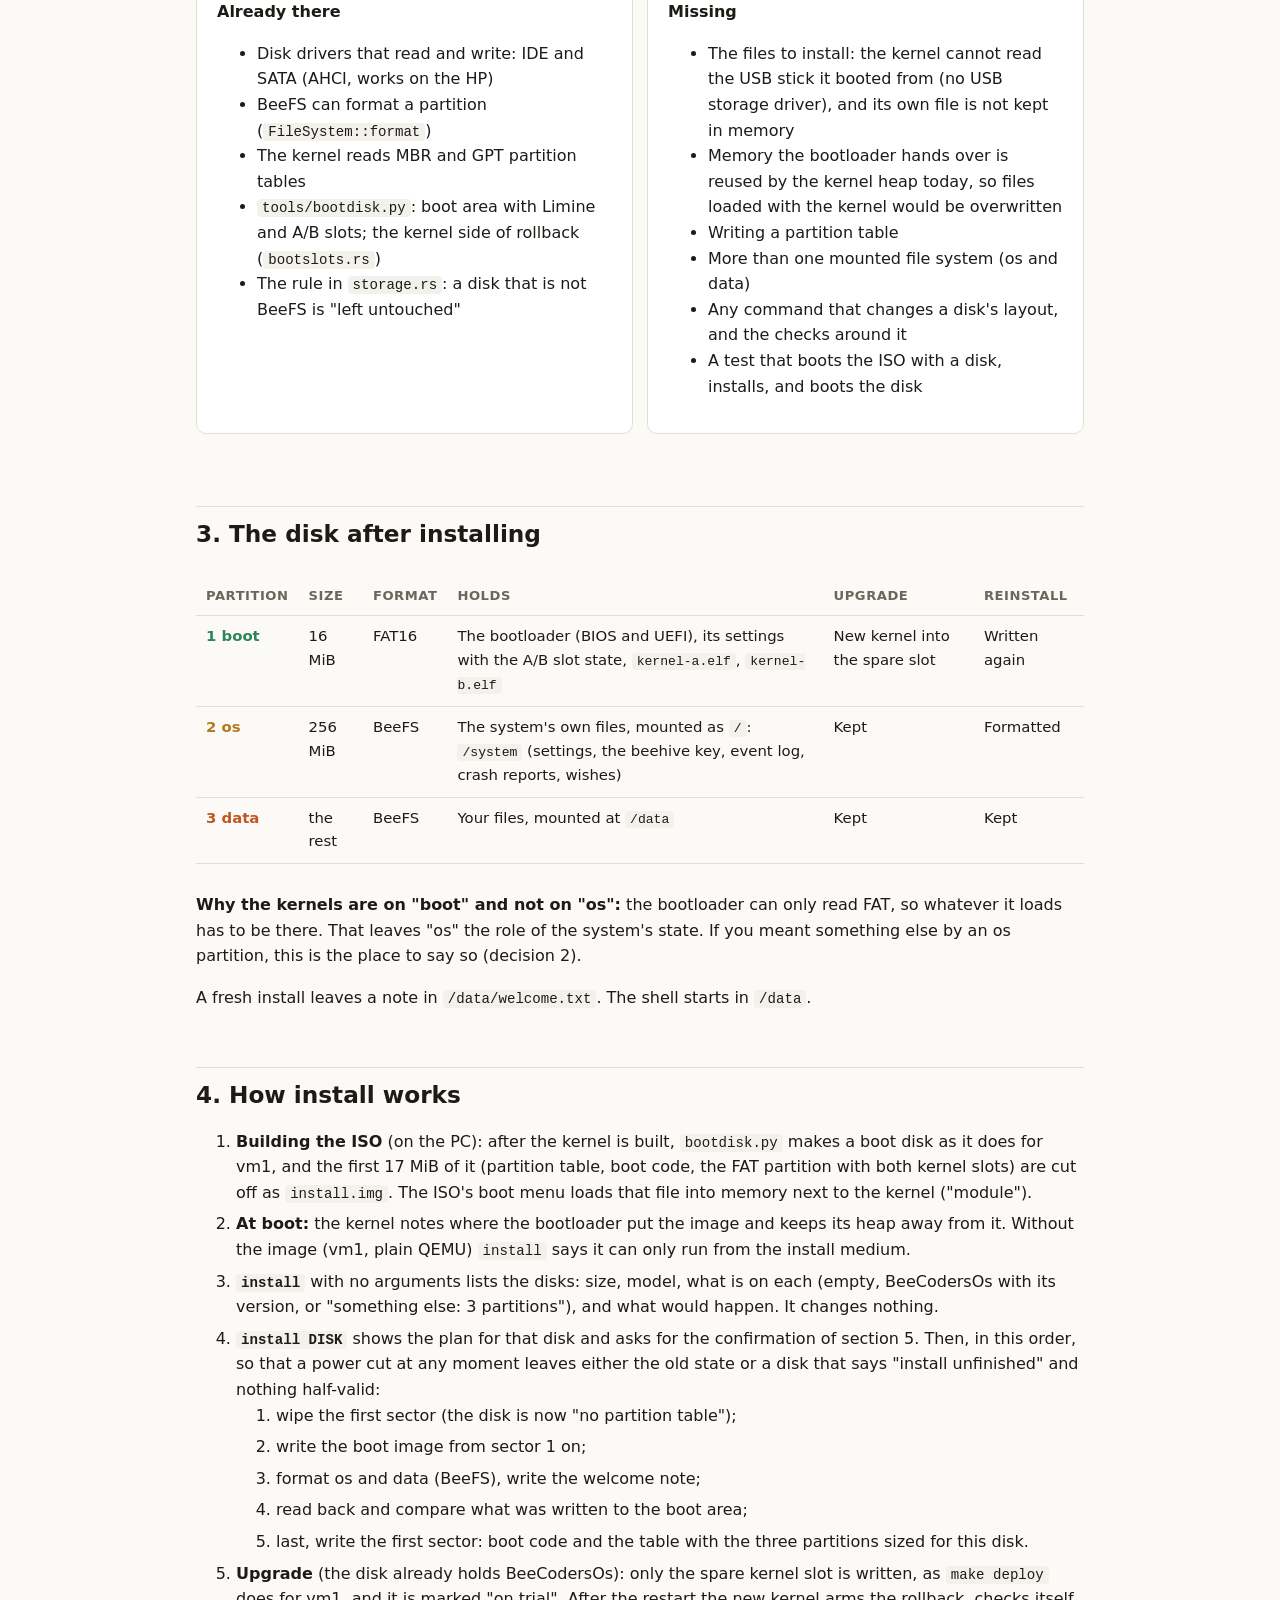
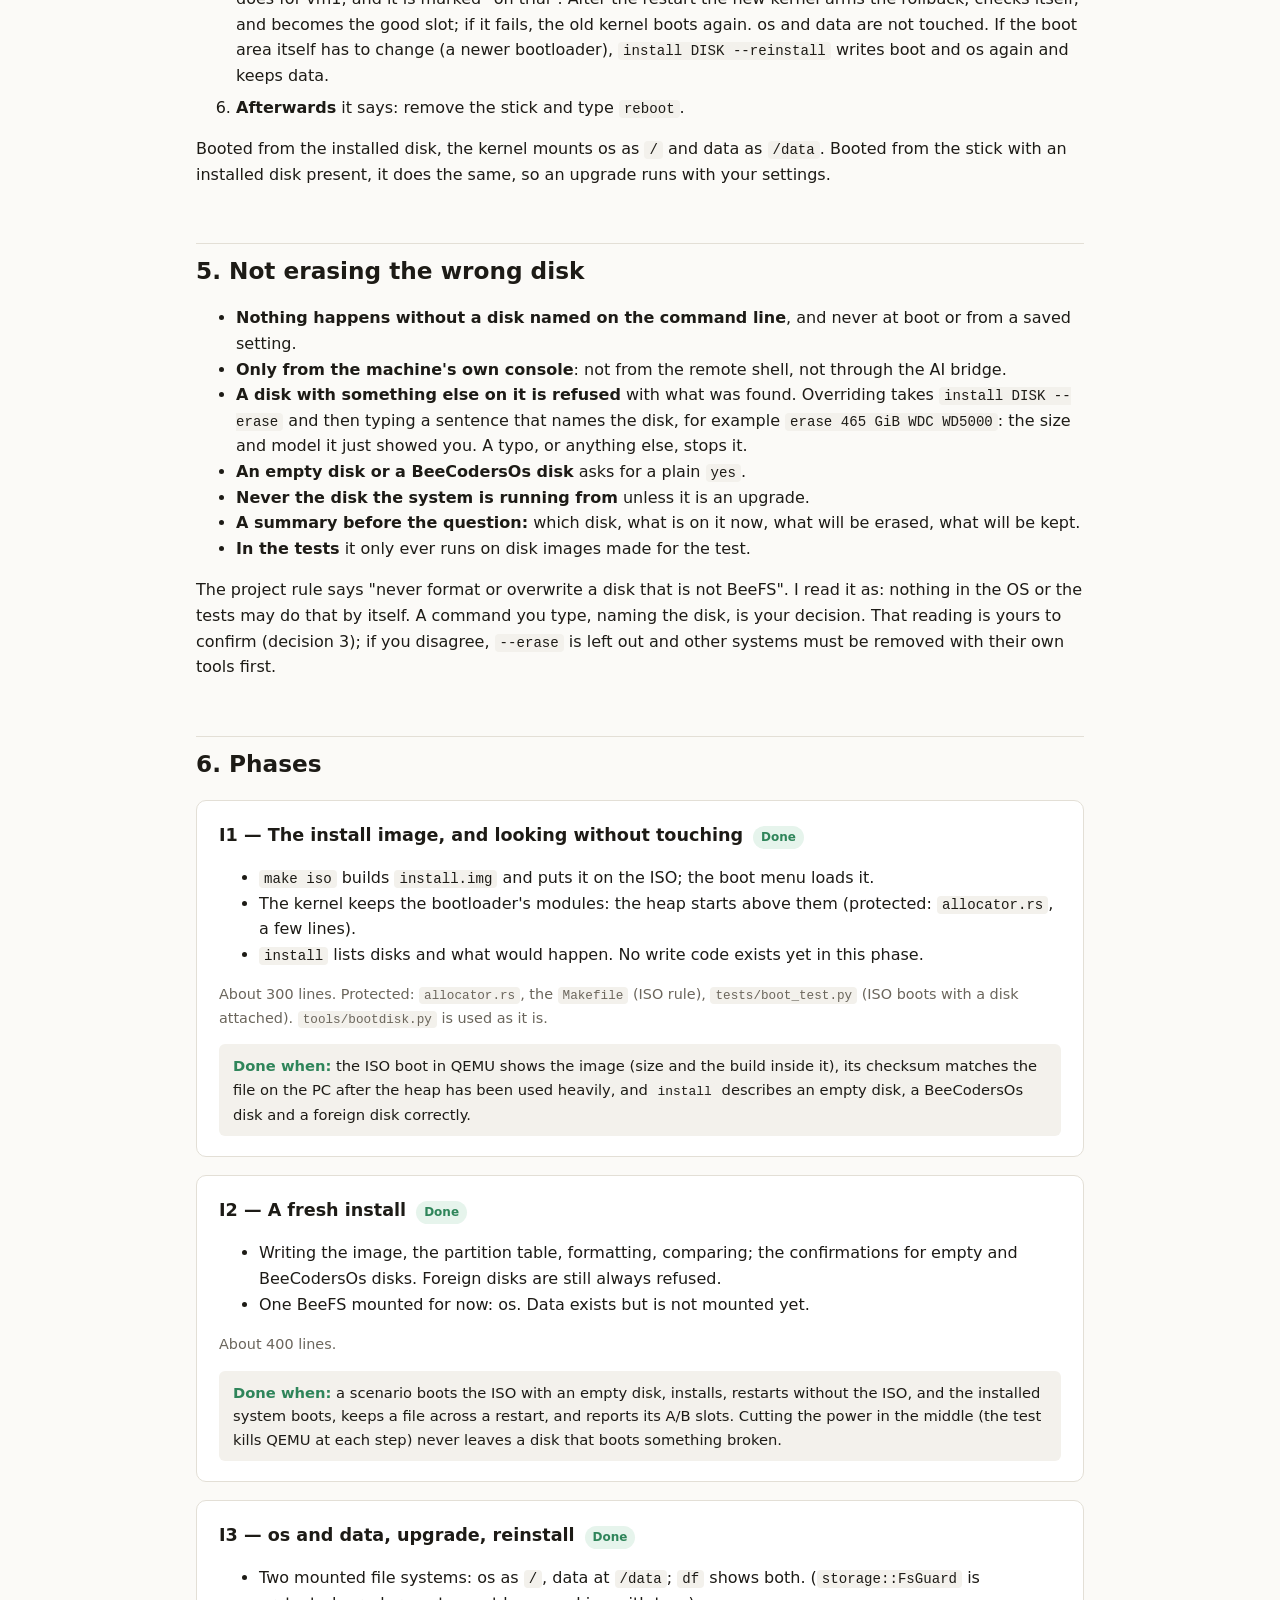
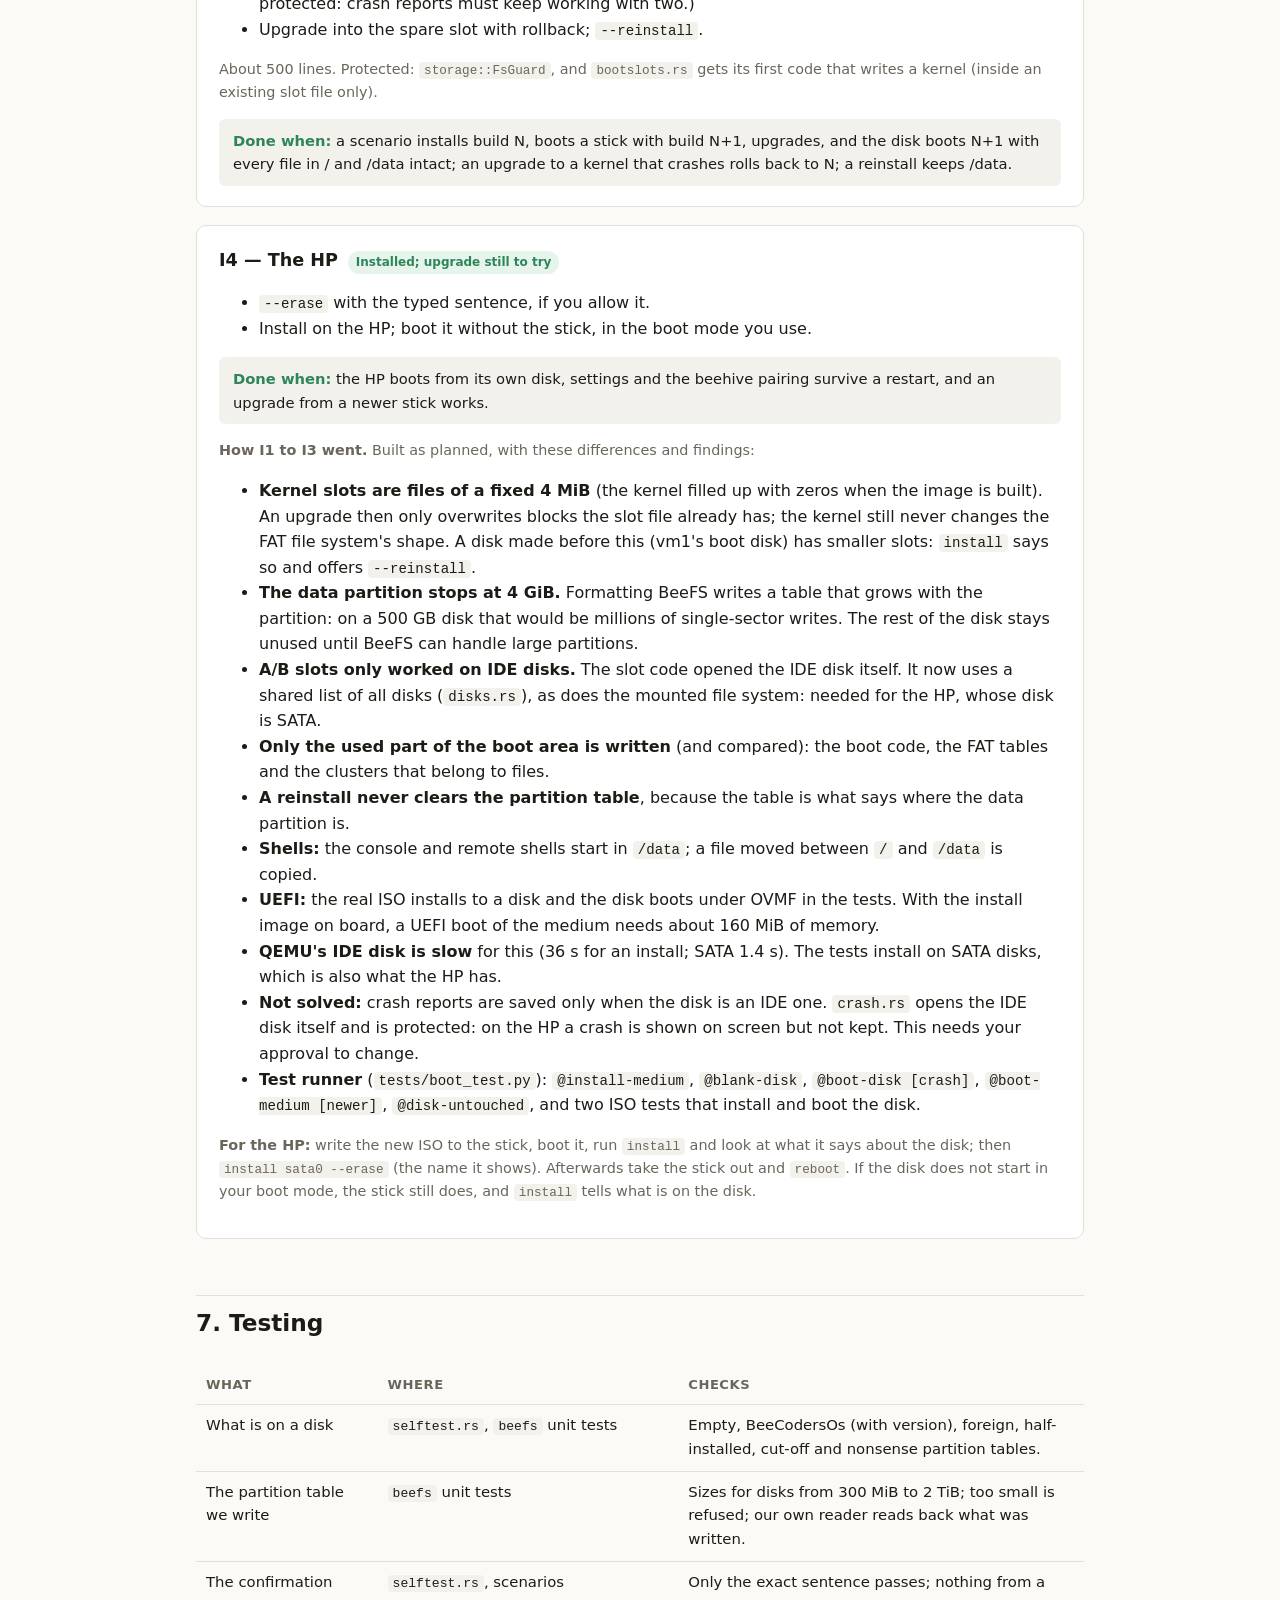
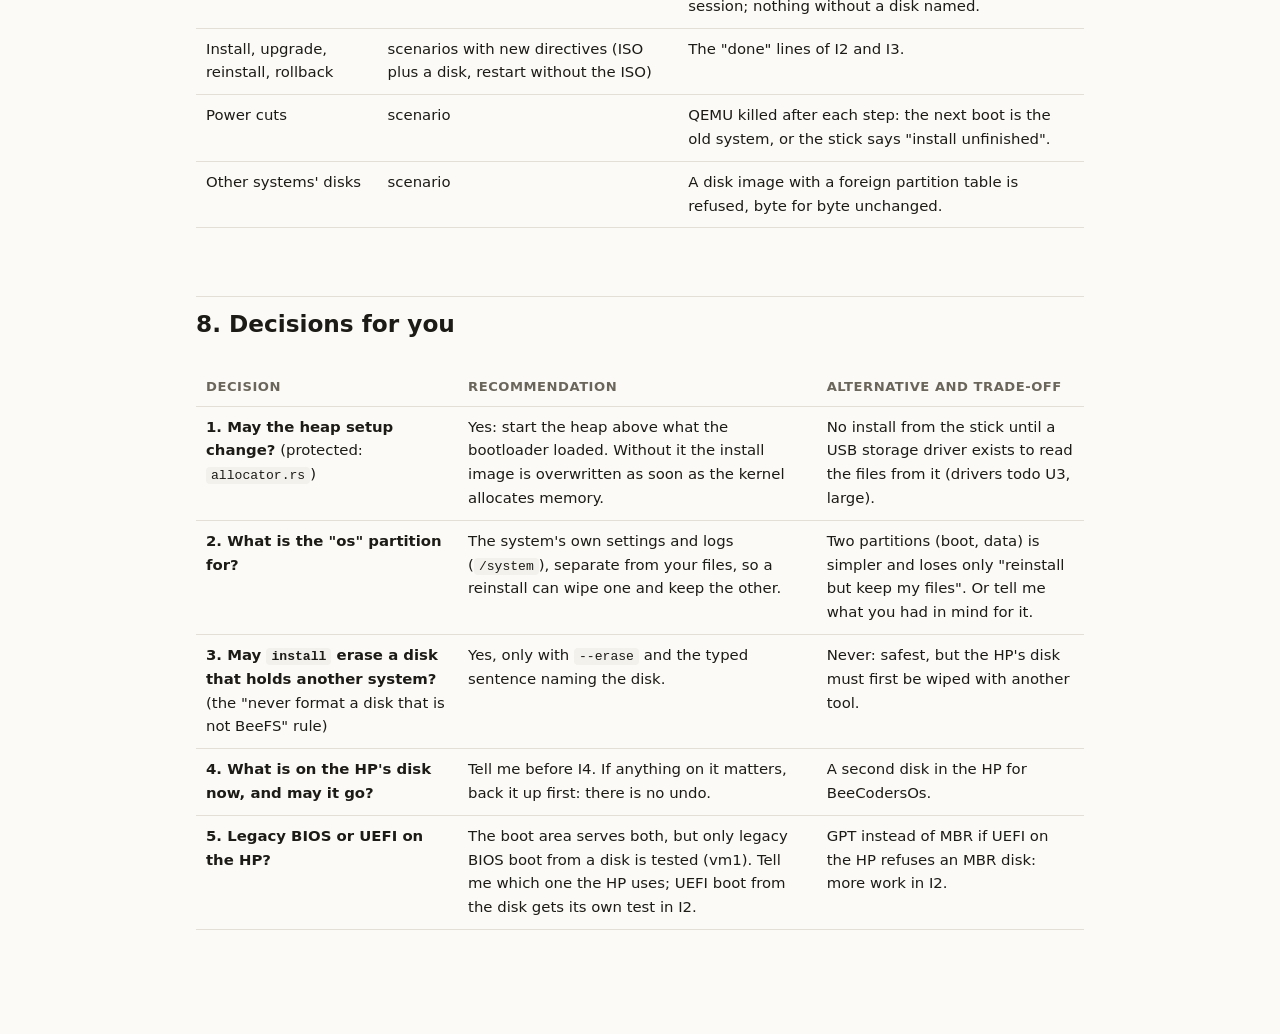
<file: Docs/install-plan.html>
<!doctype html>
<html lang="en">
<head>
<meta charset="utf-8">
<meta name="viewport" content="width=device-width, initial-scale=1">
<title>BeeCodersOs Install</title>
<style>
:root {
  --bg: #fbfaf7; --surface: #ffffff; --surface-2: #f3f1ec; --text: #1d1b16; --muted: #6b665c;
  --border: #e3dfd6; --accent: #b7791f; --accent-soft: #fdf3e1; --ok: #2f855a; --ok-soft: #e6f4ec;
  --warn: #c05621; --warn-soft: #fdecdf; --risk: #c53030; --risk-soft: #fde8e8; --code: #f3f1ec;
}
@media (prefers-color-scheme: dark) {
  :root:not([data-theme="light"]) {
    --bg: #15140f; --surface: #1d1b16; --surface-2: #26241d; --text: #ece8de; --muted: #a39d8f;
    --border: #36332a; --accent: #e9b04f; --accent-soft: #2e2617; --ok: #68d391; --ok-soft: #1a2b21;
    --warn: #f6ad55; --warn-soft: #2f2216; --risk: #fc8181; --risk-soft: #301c1c; --code: #26241d;
  }
}
:root[data-theme="dark"] {
  --bg: #15140f; --surface: #1d1b16; --surface-2: #26241d; --text: #ece8de; --muted: #a39d8f;
  --border: #36332a; --accent: #e9b04f; --accent-soft: #2e2617; --ok: #68d391; --ok-soft: #1a2b21;
  --warn: #f6ad55; --warn-soft: #2f2216; --risk: #fc8181; --risk-soft: #301c1c; --code: #26241d;
}
* { box-sizing: border-box; }
body { margin: 0; background: var(--bg); color: var(--text);
  font: 16px/1.6 system-ui, -apple-system, "Segoe UI", Roboto, sans-serif; }
main { max-width: 920px; margin: 0 auto; padding: 48px 16px 96px; }
h1 { font-size: 2.1rem; line-height: 1.2; margin: 0 0 8px; letter-spacing: -0.01em; }
h2 { font-size: 1.45rem; margin: 56px 0 12px; padding-top: 8px; border-top: 1px solid var(--border); }
h3 { font-size: 1.1rem; margin: 28px 0 8px; }
p, li { color: var(--text); }
.lede { font-size: 1.12rem; color: var(--muted); margin: 0 0 24px; }
.meta { font-size: .9rem; color: var(--muted); }
code { font-family: ui-monospace, "JetBrains Mono", Menlo, monospace; font-size: .88em;
  background: var(--code); padding: 1px 5px; border-radius: 4px; }
pre { background: var(--code); padding: 14px 16px; border-radius: 8px; overflow-x: auto;
  font-size: .85rem; line-height: 1.5; border: 1px solid var(--border); }
pre code { background: none; padding: 0; }
.card { background: var(--surface); border: 1px solid var(--border); border-radius: 10px; padding: 18px 20px; margin: 16px 0; }
.callout { background: var(--accent-soft); border-left: 4px solid var(--accent); border-radius: 6px; padding: 14px 18px; margin: 20px 0; }
.grid { display: grid; grid-template-columns: repeat(auto-fit, minmax(240px, 1fr)); gap: 14px; }
.phase { background: var(--surface); border: 1px solid var(--border); border-radius: 10px; padding: 20px 22px; margin: 18px 0; }
.phase h3 { margin-top: 0; display: flex; gap: 10px; align-items: baseline; flex-wrap: wrap; }
.tag { font-size: .75rem; font-weight: 600; padding: 2px 8px; border-radius: 999px; white-space: nowrap; }
.t-now { background: var(--ok-soft); color: var(--ok); }
.t-next { background: var(--accent-soft); color: var(--accent); }
.t-later { background: var(--surface-2); color: var(--muted); }
.done { font-size: .92rem; background: var(--surface-2); border-radius: 6px; padding: 10px 14px; margin-top: 12px; }
.done b { color: var(--ok); }
table { width: 100%; border-collapse: collapse; font-size: .93rem; margin: 12px 0; }
th, td { text-align: left; padding: 9px 10px; border-bottom: 1px solid var(--border); vertical-align: top; }
th { color: var(--muted); font-weight: 600; font-size: .82rem; text-transform: uppercase; letter-spacing: .04em; }
.table-wrap { overflow-x: auto; }
.lvl { font-weight: 700; white-space: nowrap; }
.l0 { color: var(--ok); } .l1 { color: var(--ok); } .l2 { color: var(--warn); } .l3 { color: var(--risk); }
.diagram { width: 100%; height: auto; display: block; margin: 8px 0; }
.diagram text { font-family: system-ui, sans-serif; fill: var(--text); }
.diagram .muted { fill: var(--muted); }
.diagram .box { fill: var(--surface); stroke: var(--border); stroke-width: 1.5; }
.diagram .box-a { fill: var(--accent-soft); stroke: var(--accent); stroke-width: 1.5; }
.diagram .zone { fill: var(--surface-2); stroke: var(--border); stroke-dasharray: 5 4; }
.diagram .line { stroke: var(--muted); stroke-width: 1.6; fill: none; }
.diagram .line-a { stroke: var(--accent); stroke-width: 2; fill: none; }
.loop { display: flex; flex-wrap: wrap; gap: 8px; align-items: center; margin: 14px 0; }
.loop span.step { background: var(--surface); border: 1px solid var(--border); border-radius: 8px; padding: 6px 12px; font-weight: 600; font-size: .92rem; }
.loop span.arrow { color: var(--muted); }
ol.steps li { margin-bottom: 6px; }
nav.toc { font-size: .93rem; }
nav.toc a { color: var(--accent); text-decoration: none; }
nav.toc a:hover { text-decoration: underline; }

.tier { font-weight: 700; white-space: nowrap; }
.t1 { color: var(--ok); } .t2 { color: var(--accent); } .t3 { color: var(--warn); } .t4 { color: var(--muted); }
.rec { background: var(--ok-soft); border-left: 4px solid var(--ok); border-radius: 6px; padding: 12px 16px; margin: 14px 0; }
.diagram .box-ok { fill: var(--ok-soft); stroke: var(--ok); stroke-width: 1.5; }
</style>
</head>
<body>
<main>

<h1>Installing BeeCodersOs on the hard disk</h1>
<p class="lede">A plan for an <code>install</code> command: it puts the OS on the machine's own disk, with a boot, an OS and a data partition, and the same command upgrades an installation that is already there.</p>
<p class="meta">Plan v1 · 16 November 2026 · Starting point: BeeCodersOs 0.0.3 b47 · covers D2 of <a href="drivers-todo.html">the drivers todo</a> ("where BeeFS lives on the real machine").</p>
<div class="callout"><b>Status:</b> I1, I2 and I3 are built and tested in QEMU, and the <code>--erase</code> part of I4 too (16 November 2026). <b>Installed on the HP on 16 November 2026: it worked.</b> Still to try there: an upgrade from a newer stick. Your answers: 1 yes (the heap setup may change); 2 the three partitions as proposed; 3 yes, <code>install</code> may erase another system's disk with <code>--erase</code> and the typed sentence (the HP is a test machine); 4 the HP's disk may go; 5 both legacy BIOS and UEFI boot from the disk must work.</div>

<nav class="toc card">
<b>Contents</b>
<ol>
<li><a href="#summary">Summary and recommendations</a></li>
<li><a href="#start">What we have and what is missing</a></li>
<li><a href="#layout">The disk after installing</a></li>
<li><a href="#how">How install works</a></li>
<li><a href="#safety">Not erasing the wrong disk</a></li>
<li><a href="#phases">Phases I1–I4</a></li>
<li><a href="#testing">Testing</a></li>
<li><a href="#decisions">Decisions for you</a></li>
</ol>
</nav>

<h2 id="summary">1. Summary and recommendations</h2>
<p>Today the HP boots from the USB stick and runs from a RAM disk: nothing survives a restart, not the settings, not the pairing with beehive, not a wish. An installation on its own disk fixes that, and gives the HP the A/B kernel slots with rollback that vm1 has.</p>
<div class="loop">
  <span class="step">boot the USB stick</span><span class="arrow">→</span>
  <span class="step">install</span><span class="arrow">→</span>
  <span class="step">choose the disk, confirm</span><span class="arrow">→</span>
  <span class="step">boot · os · data written</span><span class="arrow">→</span>
  <span class="step">remove the stick, restart</span>
</div>
<div class="rec">
<b>Recommended choices</b>
<ul>
<li><b>The boot part is made on the development PC, not by the kernel.</b> <code>tools/bootdisk.py</code> already builds a working boot area (bootloader for BIOS and UEFI, its settings, both kernel slots). The ISO carries that as one ready image and <code>install</code> copies it to the start of the disk. The kernel never has to build a FAT file system or know how the bootloader installs itself: far less that can go wrong.</li>
<li><b>Three partitions, each with a job</b> (section 3): boot is replaced by an upgrade, os holds the system's own settings and logs, data holds your files and is never touched by an upgrade or a reinstall.</li>
<li><b>One command, three cases.</b> On an empty disk: install. On a disk with BeeCodersOs: upgrade (new kernel into the spare slot, tried with rollback; os and data kept). On a disk with something else: refuse, unless you insist in a way that cannot happen by accident.</li>
<li><b>MBR partition table.</b> It is what the boot disk tool makes and what was tested with rollback. Disks up to 2 TiB. GPT can follow.</li>
<li><b>In QEMU first, on throwaway disk images.</b> The HP comes last, after the same build installed and upgraded itself in the tests.</li>
</ul>
</div>

<h2 id="start">2. What we have and what is missing</h2>
<div class="grid">
<div class="card"><b>Already there</b>
<ul>
<li>Disk drivers that read and write: IDE and SATA (AHCI, works on the HP)</li>
<li>BeeFS can format a partition (<code>FileSystem::format</code>)</li>
<li>The kernel reads MBR and GPT partition tables</li>
<li><code>tools/bootdisk.py</code>: boot area with Limine and A/B slots; the kernel side of rollback (<code>bootslots.rs</code>)</li>
<li>The rule in <code>storage.rs</code>: a disk that is not BeeFS is "left untouched"</li>
</ul>
</div>
<div class="card"><b>Missing</b>
<ul>
<li>The files to install: the kernel cannot read the USB stick it booted from (no USB storage driver), and its own file is not kept in memory</li>
<li>Memory the bootloader hands over is reused by the kernel heap today, so files loaded with the kernel would be overwritten</li>
<li>Writing a partition table</li>
<li>More than one mounted file system (os and data)</li>
<li>Any command that changes a disk's layout, and the checks around it</li>
<li>A test that boots the ISO with a disk, installs, and boots the disk</li>
</ul>
</div>
</div>

<h2 id="layout">3. The disk after installing</h2>
<div class="table-wrap">
<table>
<thead><tr><th>Partition</th><th>Size</th><th>Format</th><th>Holds</th><th>Upgrade</th><th>Reinstall</th></tr></thead>
<tbody>
<tr><td class="tier t1">1 boot</td><td>16 MiB</td><td>FAT16</td><td>The bootloader (BIOS and UEFI), its settings with the A/B slot state, <code>kernel-a.elf</code>, <code>kernel-b.elf</code></td><td>New kernel into the spare slot</td><td>Written again</td></tr>
<tr><td class="tier t2">2 os</td><td>256 MiB</td><td>BeeFS</td><td>The system's own files, mounted as <code>/</code>: <code>/system</code> (settings, the beehive key, event log, crash reports, wishes)</td><td>Kept</td><td>Formatted</td></tr>
<tr><td class="tier t3">3 data</td><td>the rest</td><td>BeeFS</td><td>Your files, mounted at <code>/data</code></td><td>Kept</td><td>Kept</td></tr>
</tbody>
</table>
</div>
<p><b>Why the kernels are on "boot" and not on "os":</b> the bootloader can only read FAT, so whatever it loads has to be there. That leaves "os" the role of the system's state. If you meant something else by an os partition, this is the place to say so (decision 2).</p>
<p>A fresh install leaves a note in <code>/data/welcome.txt</code>. The shell starts in <code>/data</code>.</p>

<h2 id="how">4. How install works</h2>
<ol class="steps">
<li><b>Building the ISO</b> (on the PC): after the kernel is built, <code>bootdisk.py</code> makes a boot disk as it does for vm1, and the first 17 MiB of it (partition table, boot code, the FAT partition with both kernel slots) are cut off as <code>install.img</code>. The ISO's boot menu loads that file into memory next to the kernel ("module").</li>
<li><b>At boot:</b> the kernel notes where the bootloader put the image and keeps its heap away from it. Without the image (vm1, plain QEMU) <code>install</code> says it can only run from the install medium.</li>
<li><b><code>install</code></b> with no arguments lists the disks: size, model, what is on each (empty, BeeCodersOs with its version, or "something else: 3 partitions"), and what would happen. It changes nothing.</li>
<li><b><code>install DISK</code></b> shows the plan for that disk and asks for the confirmation of section 5. Then, in this order, so that a power cut at any moment leaves either the old state or a disk that says "install unfinished" and nothing half-valid:
  <ol>
  <li>wipe the first sector (the disk is now "no partition table");</li>
  <li>write the boot image from sector 1 on;</li>
  <li>format os and data (BeeFS), write the welcome note;</li>
  <li>read back and compare what was written to the boot area;</li>
  <li>last, write the first sector: boot code and the table with the three partitions sized for this disk.</li>
  </ol></li>
<li><b>Upgrade</b> (the disk already holds BeeCodersOs): only the spare kernel slot is written, as <code>make deploy</code> does for vm1, and it is marked "on trial". After the restart the new kernel arms the rollback, checks itself, and becomes the good slot; if it fails, the old kernel boots again. os and data are not touched. If the boot area itself has to change (a newer bootloader), <code>install DISK --reinstall</code> writes boot and os again and keeps data.</li>
<li><b>Afterwards</b> it says: remove the stick and type <code>reboot</code>.</li>
</ol>
<p>Booted from the installed disk, the kernel mounts os as <code>/</code> and data as <code>/data</code>. Booted from the stick with an installed disk present, it does the same, so an upgrade runs with your settings.</p>

<h2 id="safety">5. Not erasing the wrong disk</h2>
<ul>
<li><b>Nothing happens without a disk named on the command line</b>, and never at boot or from a saved setting.</li>
<li><b>Only from the machine's own console</b>: not from the remote shell, not through the AI bridge.</li>
<li><b>A disk with something else on it is refused</b> with what was found. Overriding takes <code>install DISK --erase</code> and then typing a sentence that names the disk, for example <code>erase 465 GiB WDC WD5000</code>: the size and model it just showed you. A typo, or anything else, stops it.</li>
<li><b>An empty disk or a BeeCodersOs disk</b> asks for a plain <code>yes</code>.</li>
<li><b>Never the disk the system is running from</b> unless it is an upgrade.</li>
<li><b>A summary before the question:</b> which disk, what is on it now, what will be erased, what will be kept.</li>
<li><b>In the tests</b> it only ever runs on disk images made for the test.</li>
</ul>
<p>The project rule says "never format or overwrite a disk that is not BeeFS". I read it as: nothing in the OS or the tests may do that by itself. A command you type, naming the disk, is your decision. That reading is yours to confirm (decision 3); if you disagree, <code>--erase</code> is left out and other systems must be removed with their own tools first.</p>

<h2 id="phases">6. Phases</h2>
<div class="phase">
<h3>I1 — The install image, and looking without touching <span class="tag t-now">Done</span></h3>
<ul>
<li><code>make iso</code> builds <code>install.img</code> and puts it on the ISO; the boot menu loads it.</li>
<li>The kernel keeps the bootloader's modules: the heap starts above them (protected: <code>allocator.rs</code>, a few lines).</li>
<li><code>install</code> lists disks and what would happen. No write code exists yet in this phase.</li>
</ul>
<p class="meta">About 300 lines. Protected: <code>allocator.rs</code>, the <code>Makefile</code> (ISO rule), <code>tests/boot_test.py</code> (ISO boots with a disk attached). <code>tools/bootdisk.py</code> is used as it is.</p>
<div class="done"><b>Done when:</b> the ISO boot in QEMU shows the image (size and the build inside it), its checksum matches the file on the PC after the heap has been used heavily, and <code>install</code> describes an empty disk, a BeeCodersOs disk and a foreign disk correctly.</div>
</div>
<div class="phase">
<h3>I2 — A fresh install <span class="tag t-now">Done</span></h3>
<ul>
<li>Writing the image, the partition table, formatting, comparing; the confirmations for empty and BeeCodersOs disks. Foreign disks are still always refused.</li>
<li>One BeeFS mounted for now: os. Data exists but is not mounted yet.</li>
</ul>
<p class="meta">About 400 lines.</p>
<div class="done"><b>Done when:</b> a scenario boots the ISO with an empty disk, installs, restarts without the ISO, and the installed system boots, keeps a file across a restart, and reports its A/B slots. Cutting the power in the middle (the test kills QEMU at each step) never leaves a disk that boots something broken.</div>
</div>
<div class="phase">
<h3>I3 — os and data, upgrade, reinstall <span class="tag t-now">Done</span></h3>
<ul>
<li>Two mounted file systems: os as <code>/</code>, data at <code>/data</code>; <code>df</code> shows both. (<code>storage::FsGuard</code> is protected: crash reports must keep working with two.)</li>
<li>Upgrade into the spare slot with rollback; <code>--reinstall</code>.</li>
</ul>
<p class="meta">About 500 lines. Protected: <code>storage::FsGuard</code>, and <code>bootslots.rs</code> gets its first code that writes a kernel (inside an existing slot file only).</p>
<div class="done"><b>Done when:</b> a scenario installs build N, boots a stick with build N+1, upgrades, and the disk boots N+1 with every file in / and /data intact; an upgrade to a kernel that crashes rolls back to N; a reinstall keeps /data.</div>
</div>
<div class="phase">
<h3>I4 — The HP <span class="tag t-now">Installed; upgrade still to try</span></h3>
<ul>
<li><code>--erase</code> with the typed sentence, if you allow it.</li>
<li>Install on the HP; boot it without the stick, in the boot mode you use.</li>
</ul>
<div class="done"><b>Done when:</b> the HP boots from its own disk, settings and the beehive pairing survive a restart, and an upgrade from a newer stick works.</div>
<p class="meta"><b>How I1 to I3 went.</b> Built as planned, with these differences and findings:</p>
<ul>
<li><b>Kernel slots are files of a fixed 4 MiB</b> (the kernel filled up with zeros when the image is built). An upgrade then only overwrites blocks the slot file already has; the kernel still never changes the FAT file system's shape. A disk made before this (vm1's boot disk) has smaller slots: <code>install</code> says so and offers <code>--reinstall</code>.</li>
<li><b>The data partition stops at 4 GiB.</b> Formatting BeeFS writes a table that grows with the partition: on a 500 GB disk that would be millions of single-sector writes. The rest of the disk stays unused until BeeFS can handle large partitions.</li>
<li><b>A/B slots only worked on IDE disks.</b> The slot code opened the IDE disk itself. It now uses a shared list of all disks (<code>disks.rs</code>), as does the mounted file system: needed for the HP, whose disk is SATA.</li>
<li><b>Only the used part of the boot area is written</b> (and compared): the boot code, the FAT tables and the clusters that belong to files.</li>
<li><b>A reinstall never clears the partition table</b>, because the table is what says where the data partition is.</li>
<li><b>Shells:</b> the console and remote shells start in <code>/data</code>; a file moved between <code>/</code> and <code>/data</code> is copied.</li>
<li><b>UEFI:</b> the real ISO installs to a disk and the disk boots under OVMF in the tests. With the install image on board, a UEFI boot of the medium needs about 160 MiB of memory.</li>
<li><b>QEMU's IDE disk is slow</b> for this (36 s for an install; SATA 1.4 s). The tests install on SATA disks, which is also what the HP has.</li>
<li><b>Not solved:</b> crash reports are saved only when the disk is an IDE one. <code>crash.rs</code> opens the IDE disk itself and is protected: on the HP a crash is shown on screen but not kept. This needs your approval to change.</li>
<li><b>Test runner</b> (<code>tests/boot_test.py</code>): <code>@install-medium</code>, <code>@blank-disk</code>, <code>@boot-disk [crash]</code>, <code>@boot-medium [newer]</code>, <code>@disk-untouched</code>, and two ISO tests that install and boot the disk.</li>
</ul>
<p class="meta"><b>For the HP:</b> write the new ISO to the stick, boot it, run <code>install</code> and look at what it says about the disk; then <code>install sata0 --erase</code> (the name it shows). Afterwards take the stick out and <code>reboot</code>. If the disk does not start in your boot mode, the stick still does, and <code>install</code> tells what is on the disk.</p>
</div>

<h2 id="testing">7. Testing</h2>
<div class="table-wrap">
<table>
<thead><tr><th>What</th><th>Where</th><th>Checks</th></tr></thead>
<tbody>
<tr><td>What is on a disk</td><td><code>selftest.rs</code>, <code>beefs</code> unit tests</td><td>Empty, BeeCodersOs (with version), foreign, half-installed, cut-off and nonsense partition tables.</td></tr>
<tr><td>The partition table we write</td><td><code>beefs</code> unit tests</td><td>Sizes for disks from 300 MiB to 2 TiB; too small is refused; our own reader reads back what was written.</td></tr>
<tr><td>The confirmation</td><td><code>selftest.rs</code>, scenarios</td><td>Only the exact sentence passes; nothing from a session; nothing without a disk named.</td></tr>
<tr><td>Install, upgrade, reinstall, rollback</td><td>scenarios with new directives (ISO plus a disk, restart without the ISO)</td><td>The "done" lines of I2 and I3.</td></tr>
<tr><td>Power cuts</td><td>scenario</td><td>QEMU killed after each step: the next boot is the old system, or the stick says "install unfinished".</td></tr>
<tr><td>Other systems' disks</td><td>scenario</td><td>A disk image with a foreign partition table is refused, byte for byte unchanged.</td></tr>
</tbody>
</table>
</div>

<h2 id="decisions">8. Decisions for you</h2>
<div class="table-wrap">
<table>
<thead><tr><th>Decision</th><th>Recommendation</th><th>Alternative and trade-off</th></tr></thead>
<tbody>
<tr><td><b>1. May the heap setup change?</b> (protected: <code>allocator.rs</code>)</td><td>Yes: start the heap above what the bootloader loaded. Without it the install image is overwritten as soon as the kernel allocates memory.</td><td>No install from the stick until a USB storage driver exists to read the files from it (drivers todo U3, large).</td></tr>
<tr><td><b>2. What is the "os" partition for?</b></td><td>The system's own settings and logs (<code>/system</code>), separate from your files, so a reinstall can wipe one and keep the other.</td><td>Two partitions (boot, data) is simpler and loses only "reinstall but keep my files". Or tell me what you had in mind for it.</td></tr>
<tr><td><b>3. May <code>install</code> erase a disk that holds another system?</b> (the "never format a disk that is not BeeFS" rule)</td><td>Yes, only with <code>--erase</code> and the typed sentence naming the disk.</td><td>Never: safest, but the HP's disk must first be wiped with another tool.</td></tr>
<tr><td><b>4. What is on the HP's disk now, and may it go?</b></td><td>Tell me before I4. If anything on it matters, back it up first: there is no undo.</td><td>A second disk in the HP for BeeCodersOs.</td></tr>
<tr><td><b>5. Legacy BIOS or UEFI on the HP?</b></td><td>The boot area serves both, but only legacy BIOS boot from a disk is tested (vm1). Tell me which one the HP uses; UEFI boot from the disk gets its own test in I2.</td><td>GPT instead of MBR if UEFI on the HP refuses an MBR disk: more work in I2.</td></tr>
</tbody>
</table>
</div>

</main>
</body>
</html>
</file>
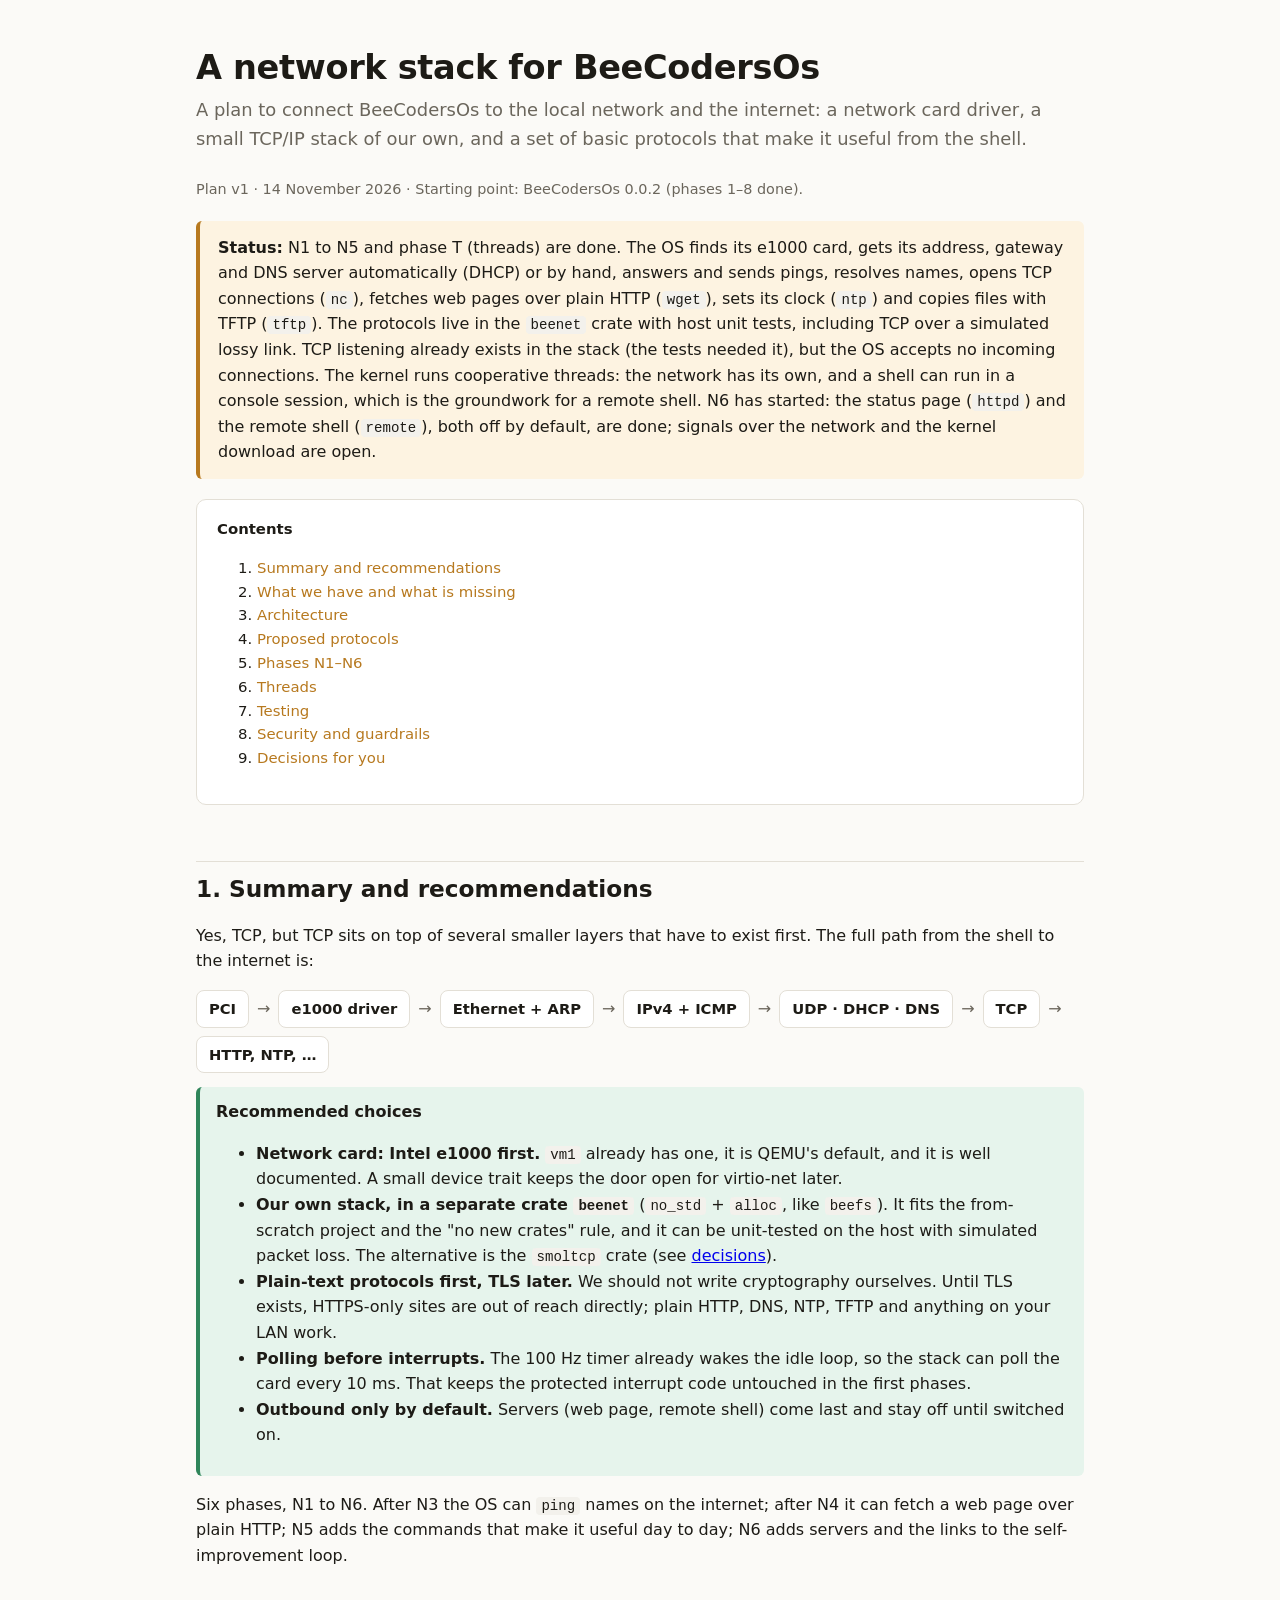
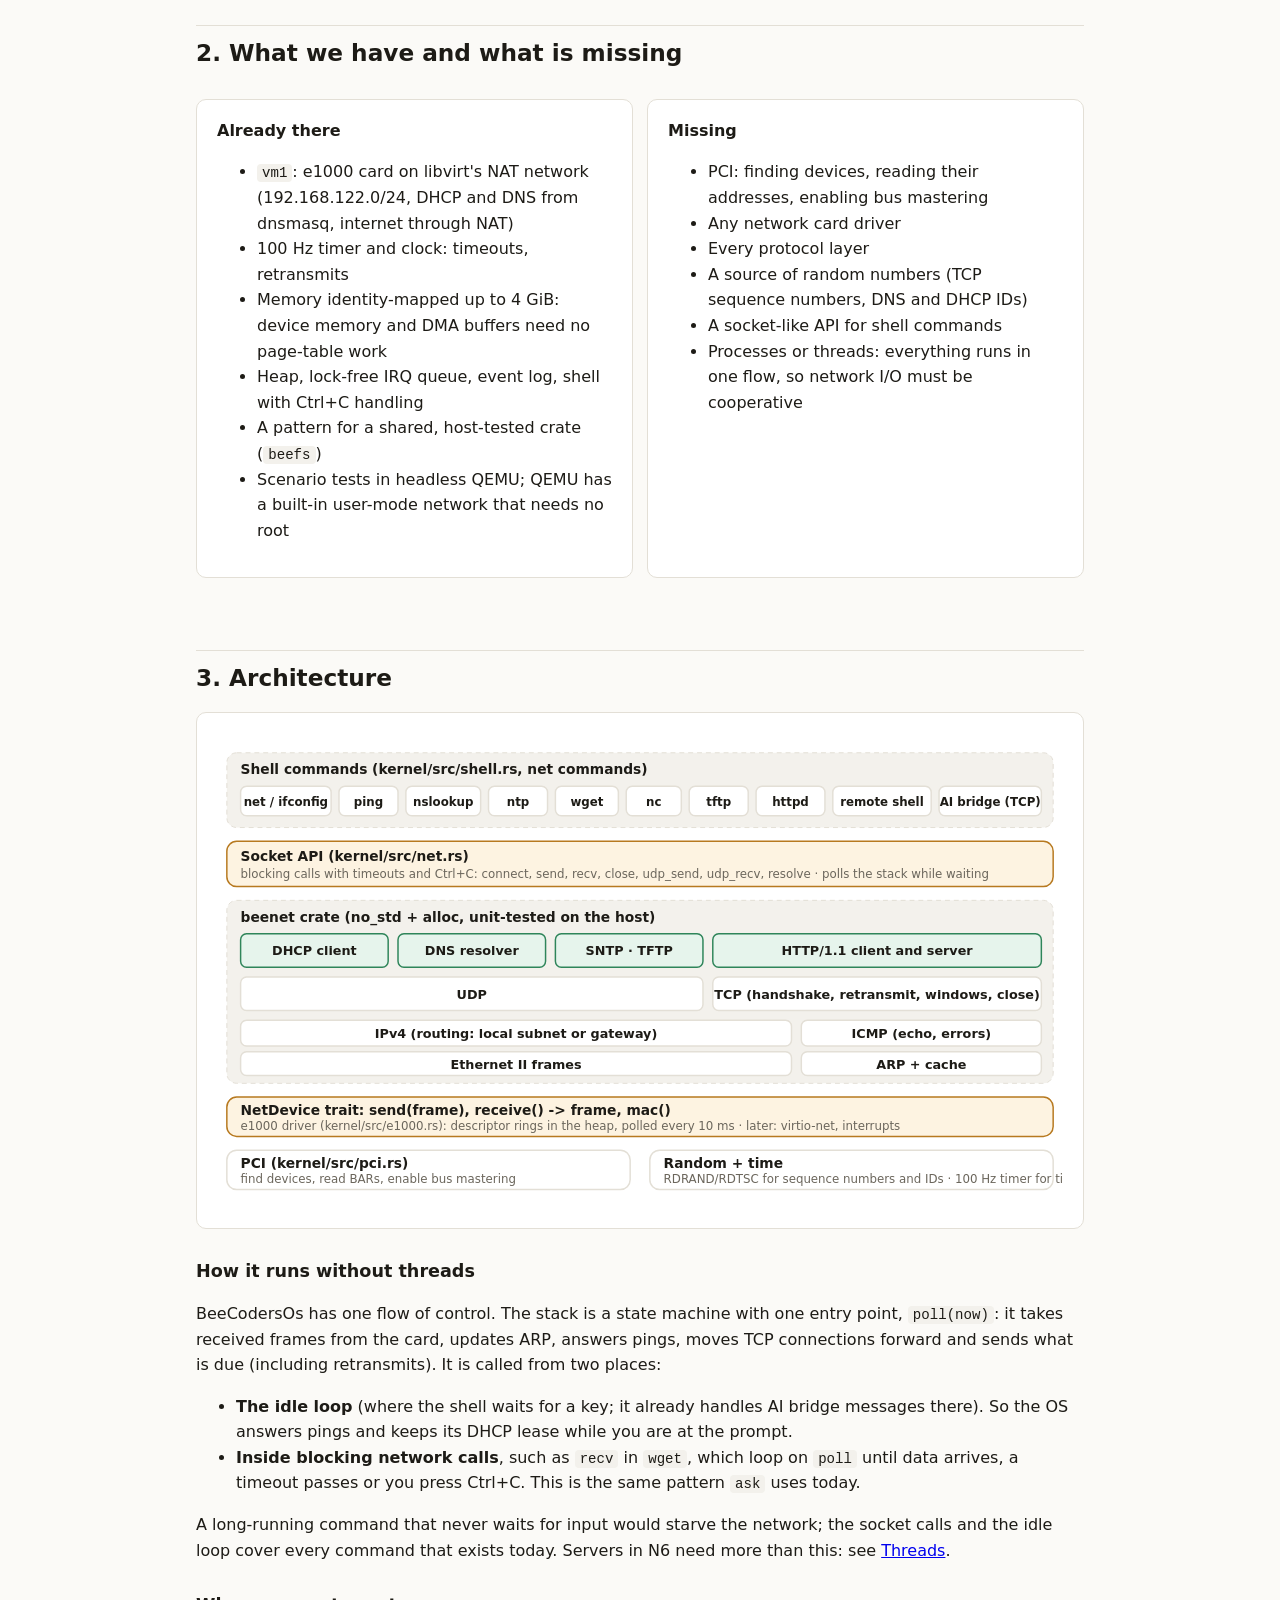
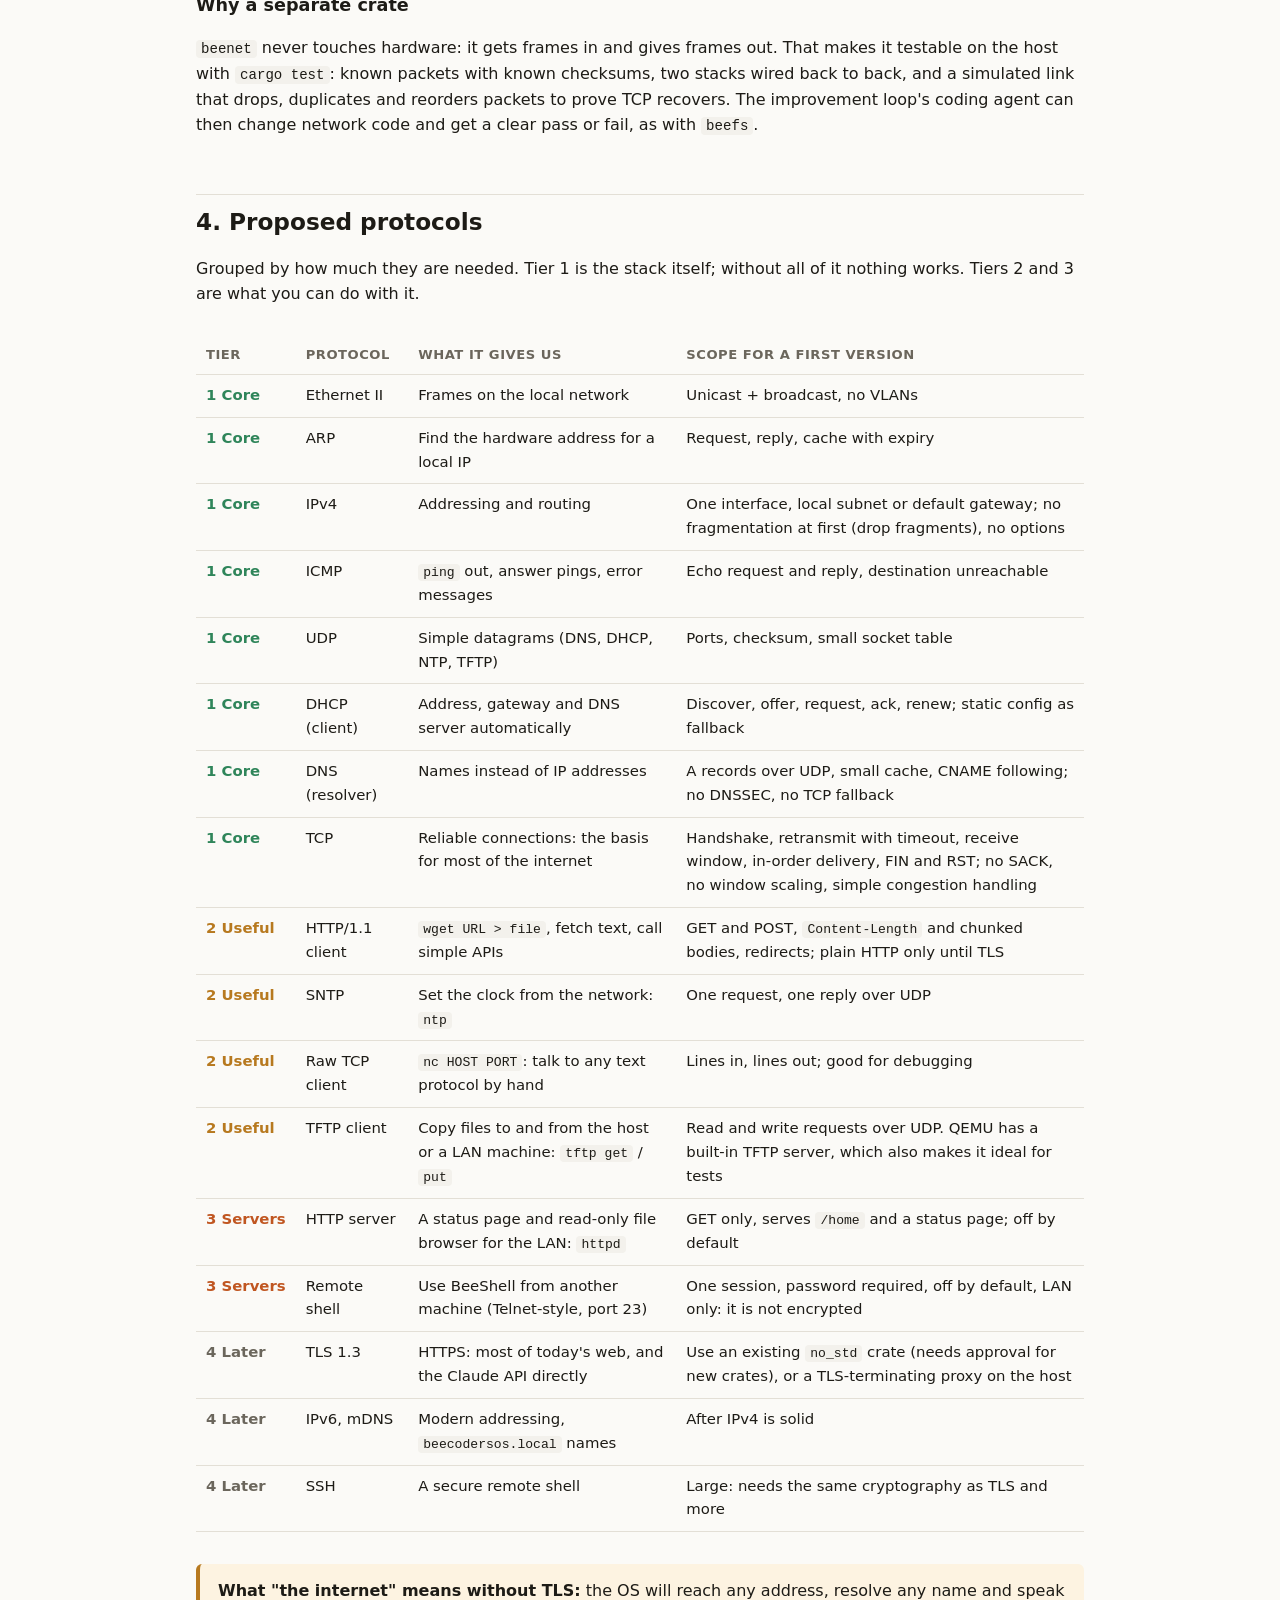
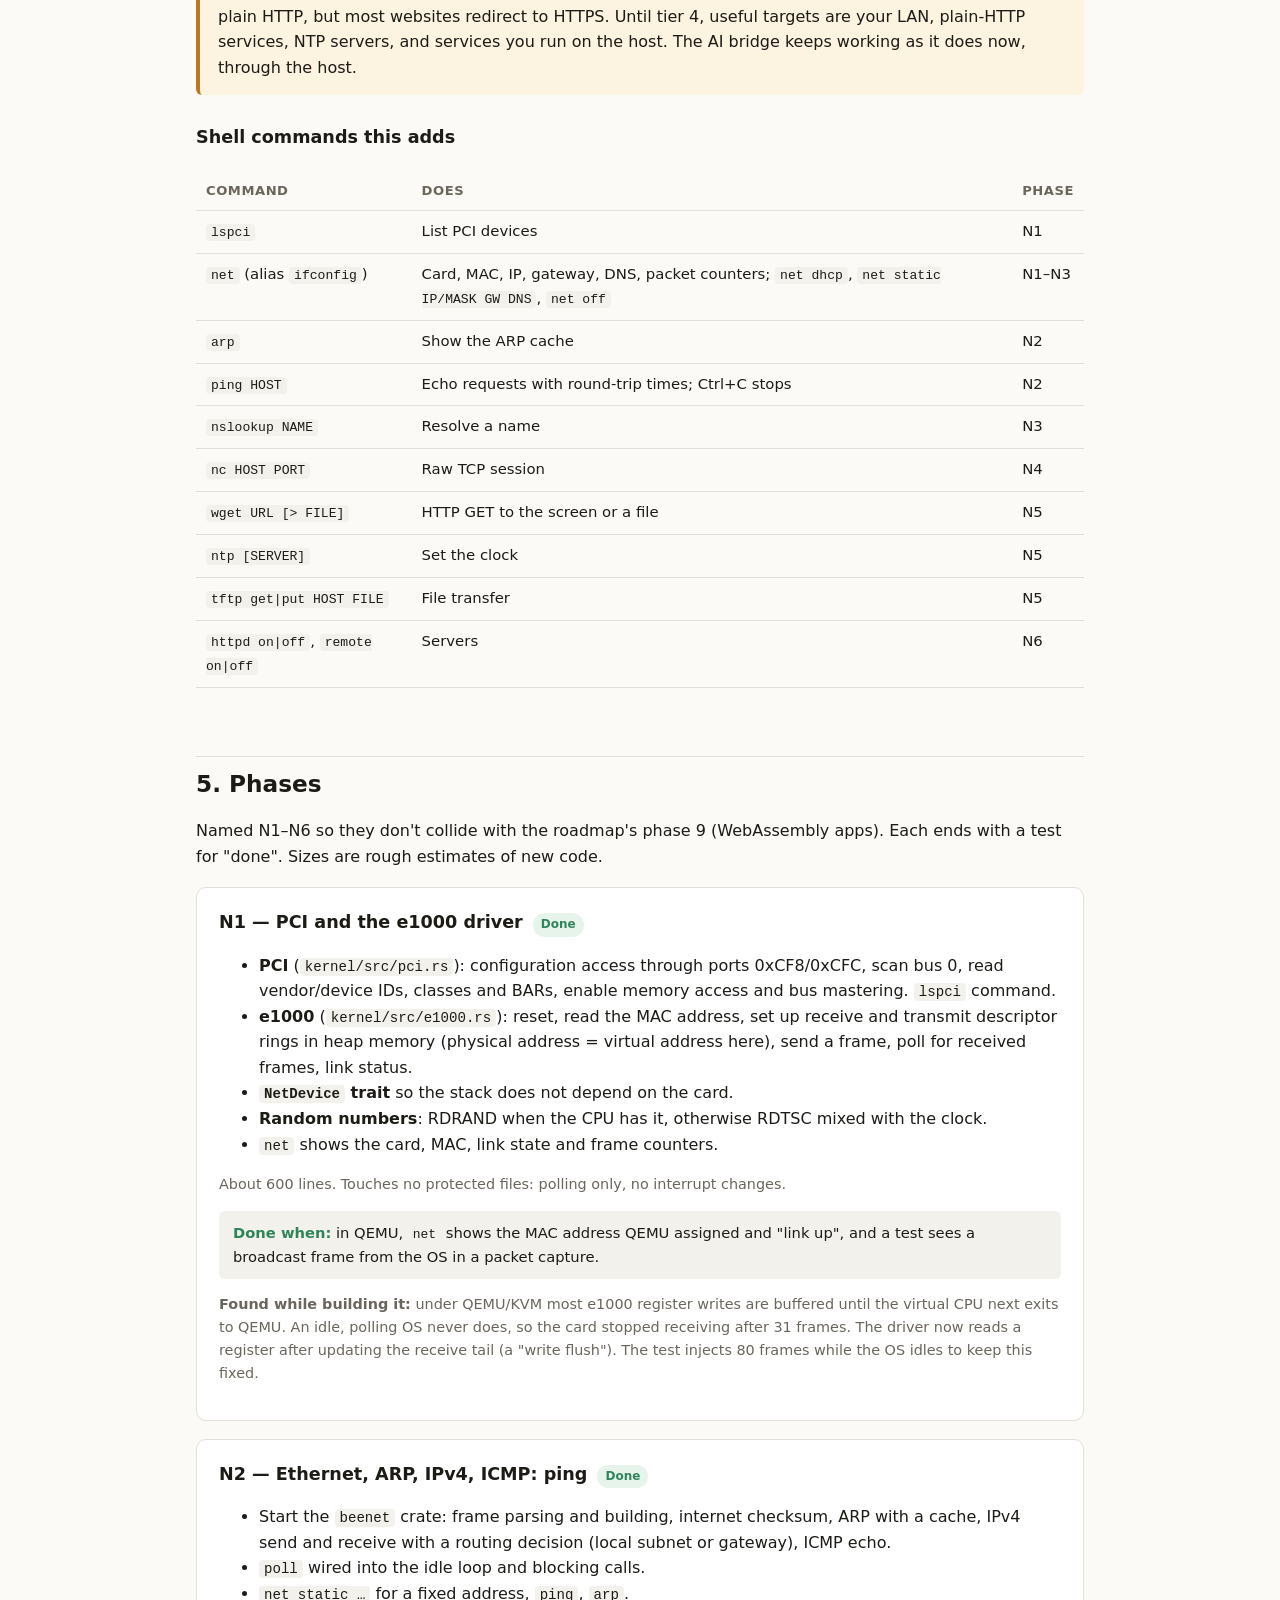
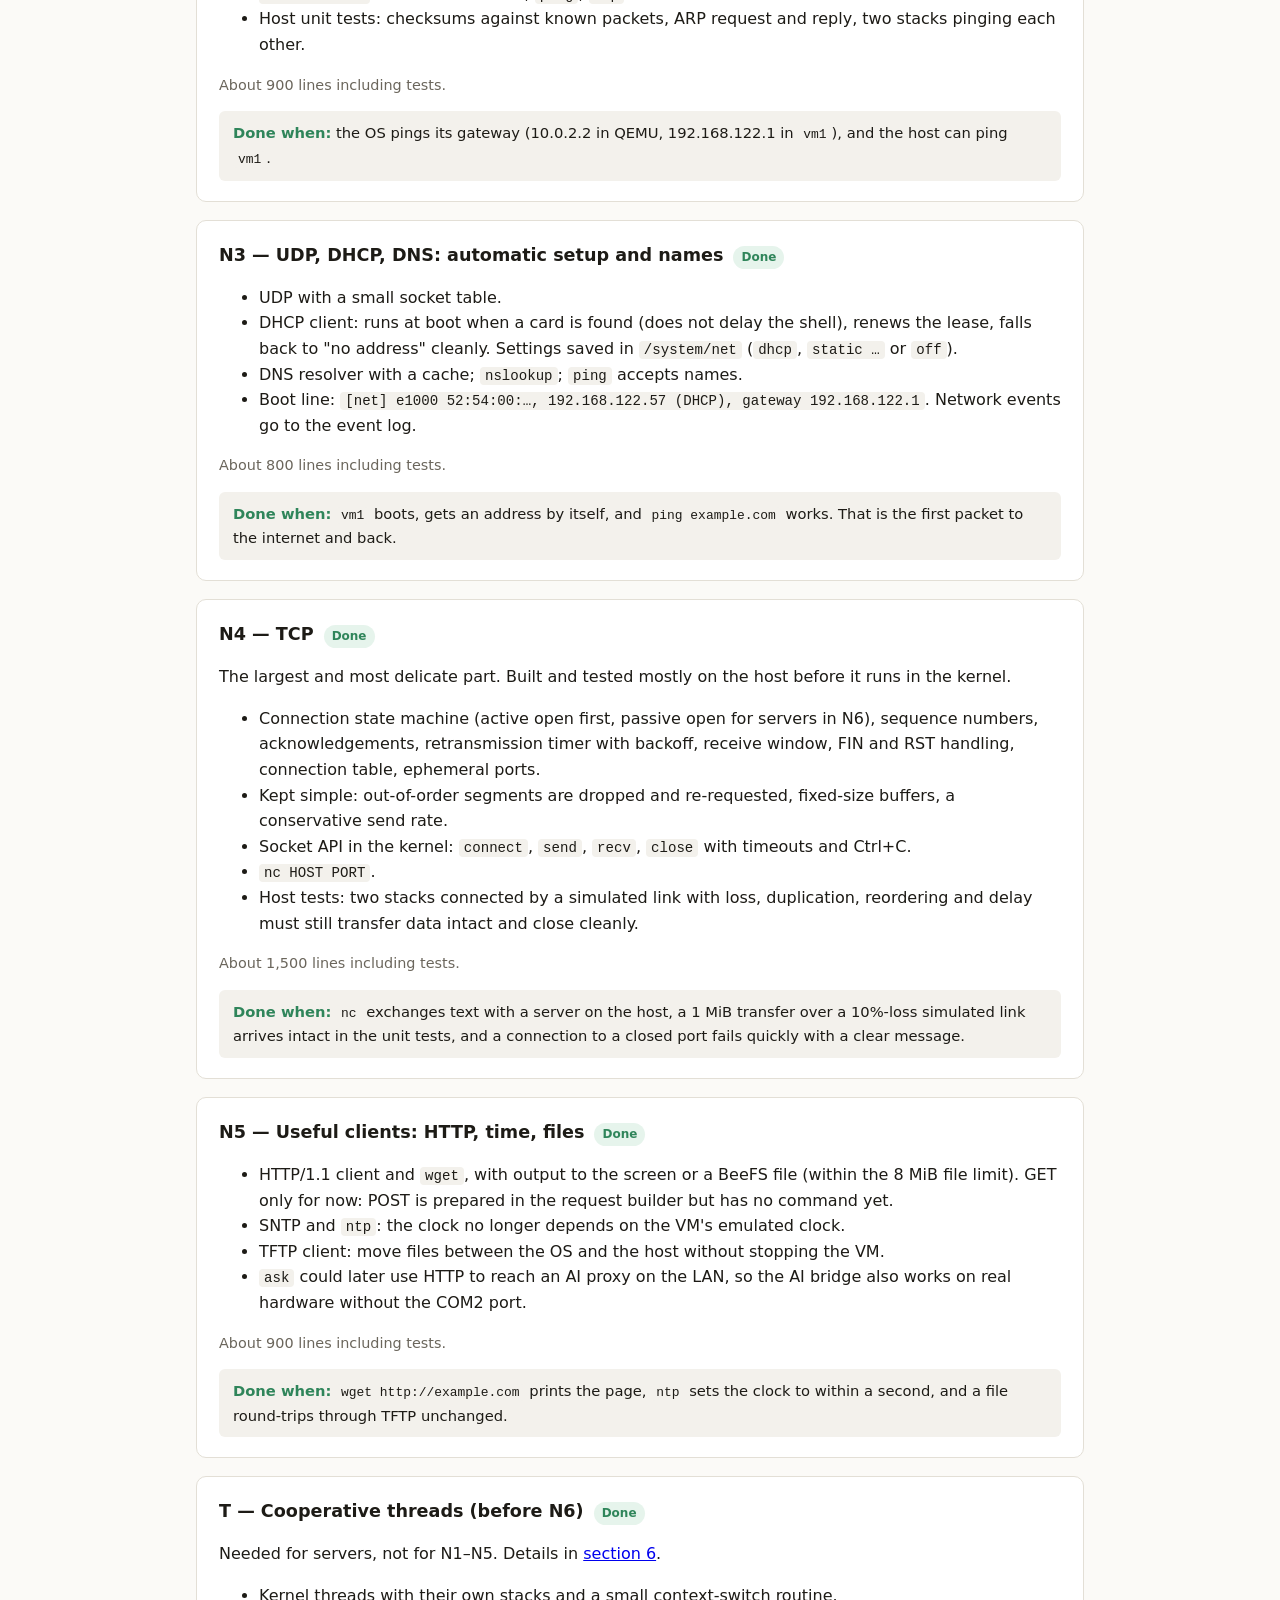
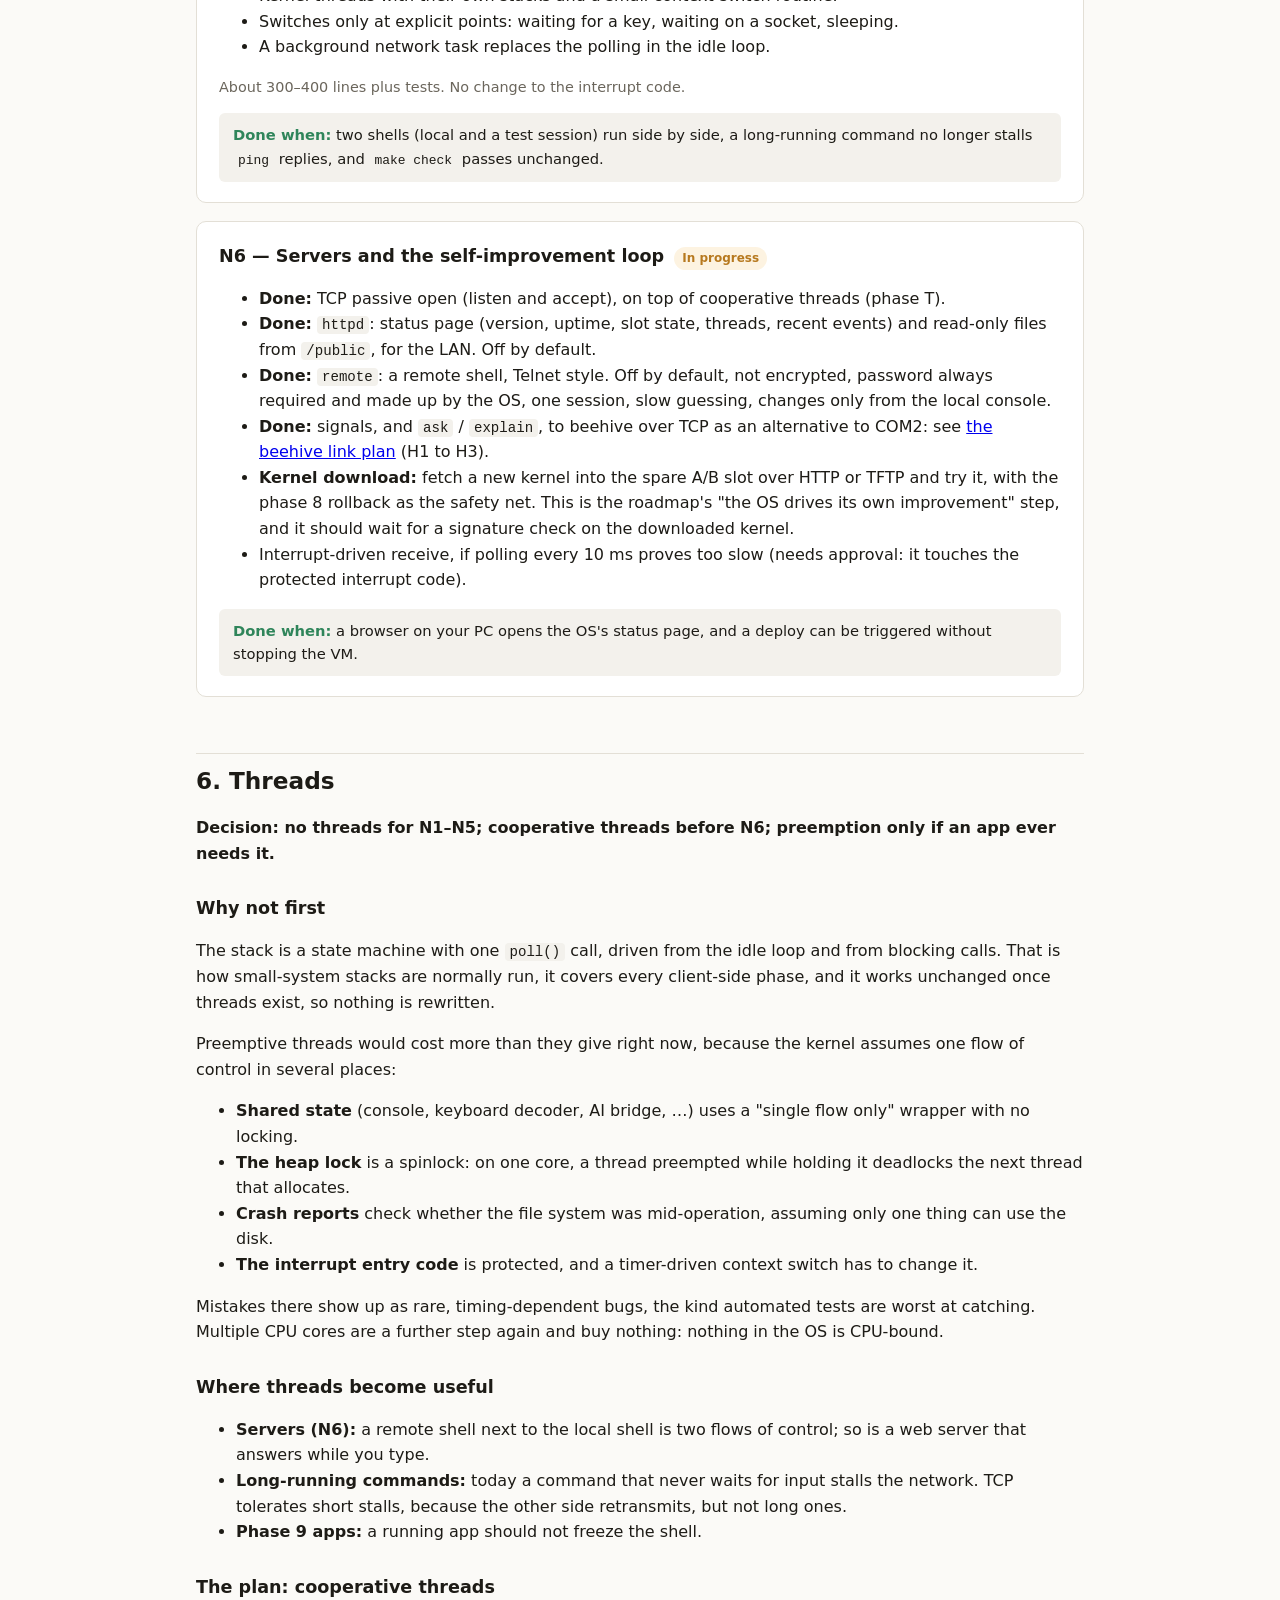
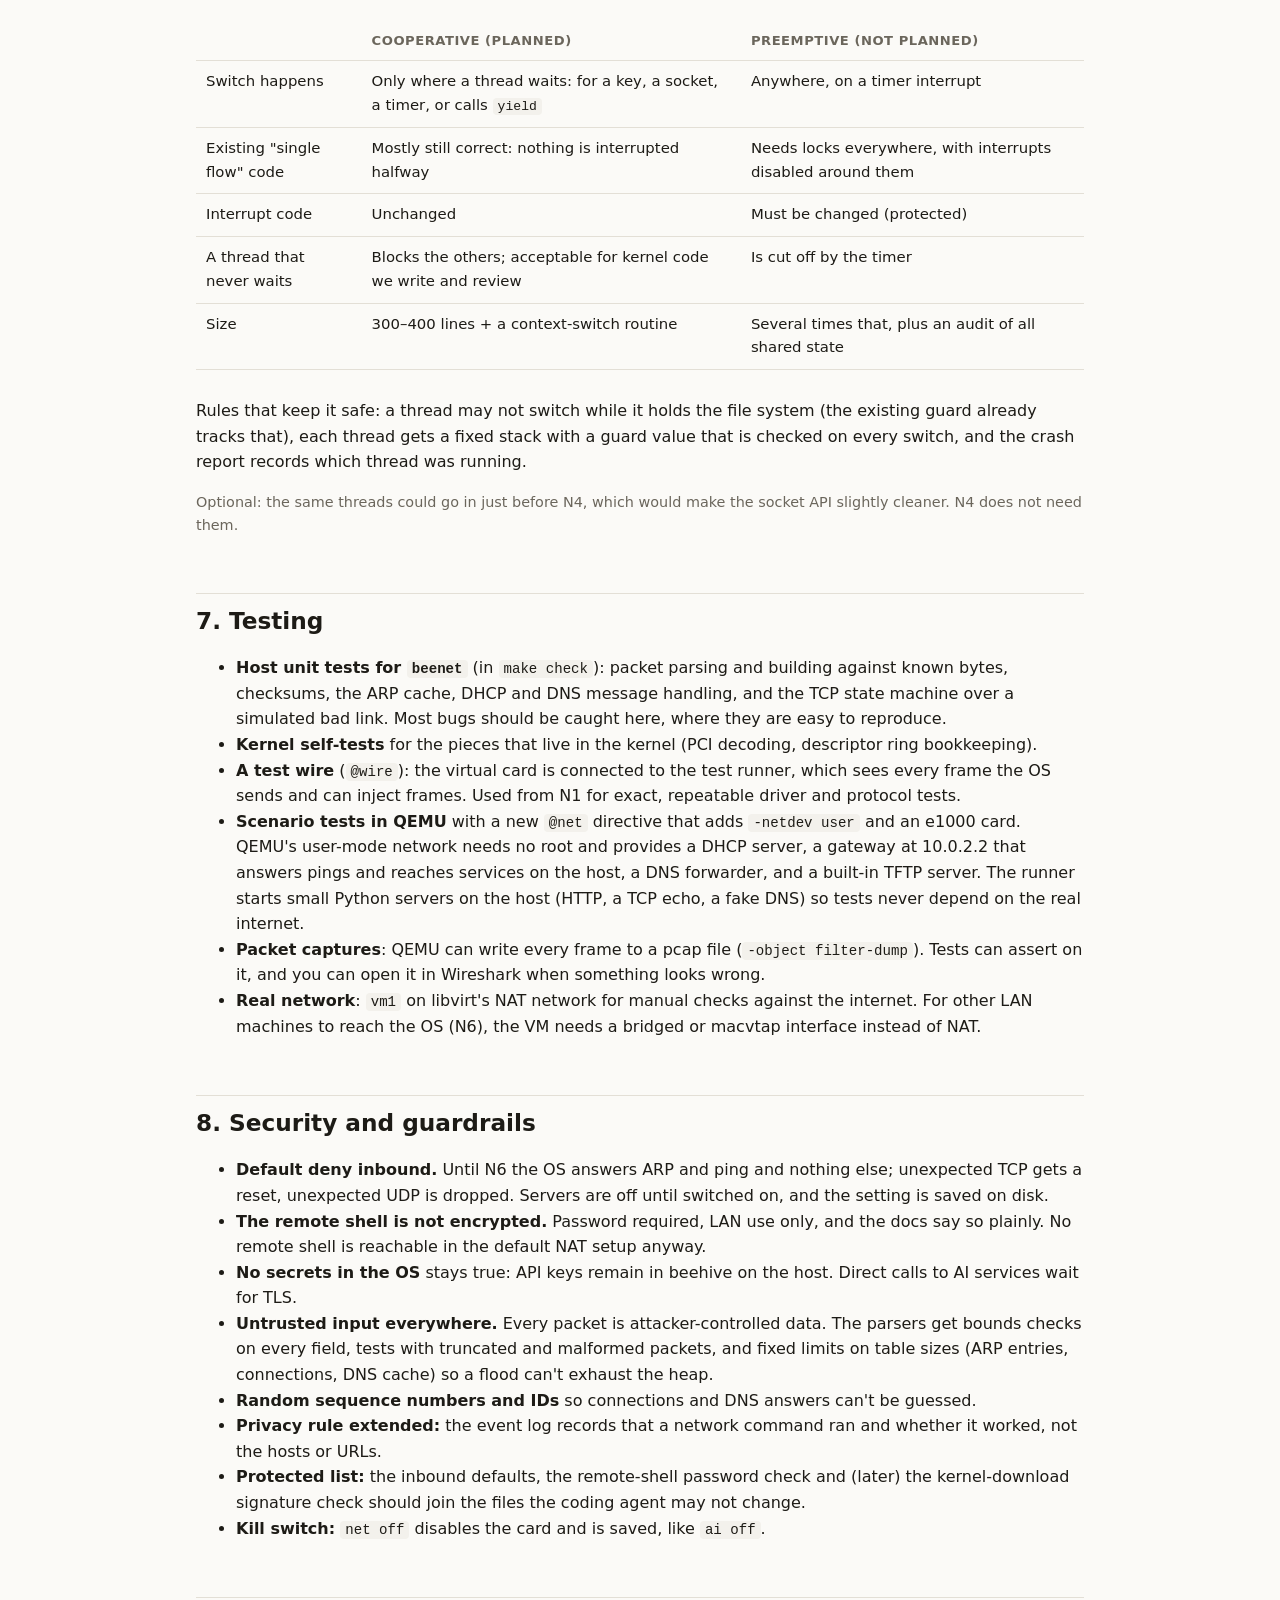
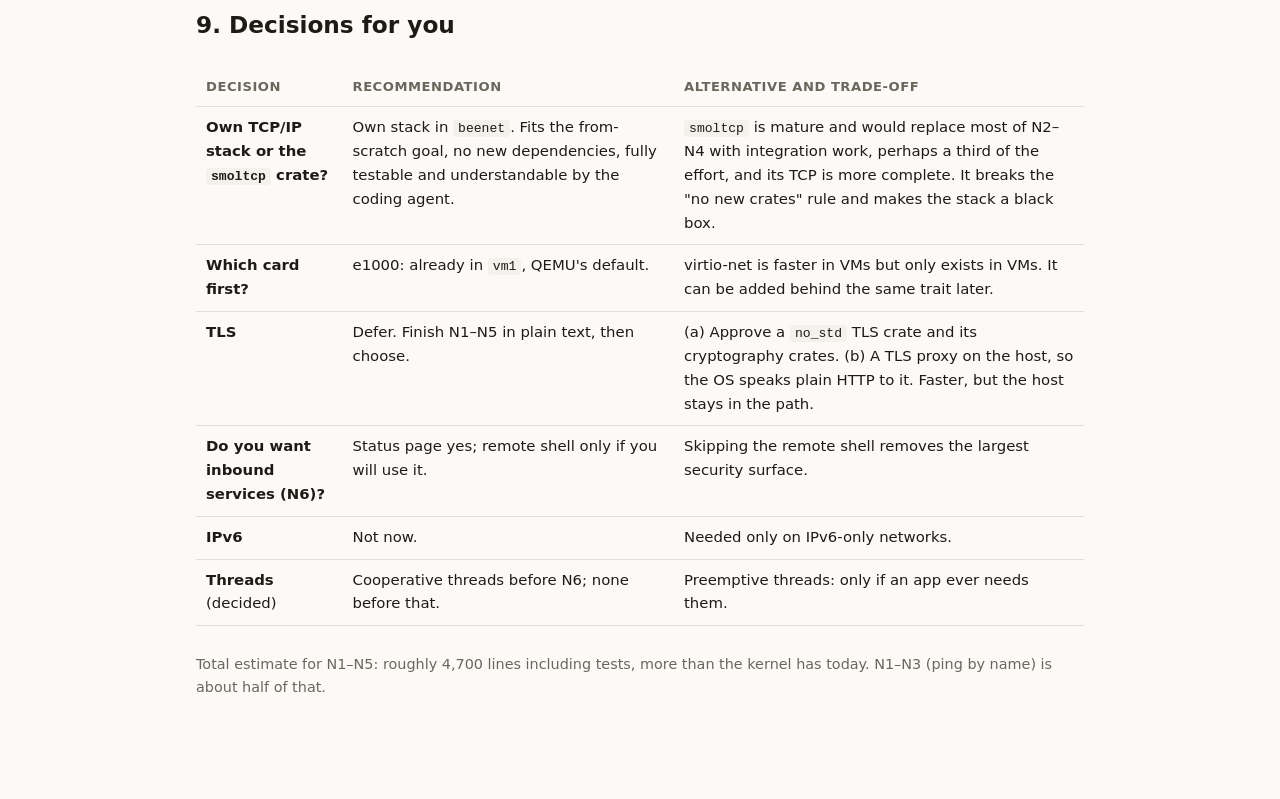
<file: Docs/network-stack-plan.html>
<!doctype html>
<html lang="en">
<head>
<meta charset="utf-8">
<meta name="viewport" content="width=device-width, initial-scale=1">
<title>BeeCodersOs Network Stack</title>
<style>
:root {
  --bg: #fbfaf7; --surface: #ffffff; --surface-2: #f3f1ec; --text: #1d1b16; --muted: #6b665c;
  --border: #e3dfd6; --accent: #b7791f; --accent-soft: #fdf3e1; --ok: #2f855a; --ok-soft: #e6f4ec;
  --warn: #c05621; --warn-soft: #fdecdf; --risk: #c53030; --risk-soft: #fde8e8; --code: #f3f1ec;
}
@media (prefers-color-scheme: dark) {
  :root:not([data-theme="light"]) {
    --bg: #15140f; --surface: #1d1b16; --surface-2: #26241d; --text: #ece8de; --muted: #a39d8f;
    --border: #36332a; --accent: #e9b04f; --accent-soft: #2e2617; --ok: #68d391; --ok-soft: #1a2b21;
    --warn: #f6ad55; --warn-soft: #2f2216; --risk: #fc8181; --risk-soft: #301c1c; --code: #26241d;
  }
}
:root[data-theme="dark"] {
  --bg: #15140f; --surface: #1d1b16; --surface-2: #26241d; --text: #ece8de; --muted: #a39d8f;
  --border: #36332a; --accent: #e9b04f; --accent-soft: #2e2617; --ok: #68d391; --ok-soft: #1a2b21;
  --warn: #f6ad55; --warn-soft: #2f2216; --risk: #fc8181; --risk-soft: #301c1c; --code: #26241d;
}
* { box-sizing: border-box; }
body { margin: 0; background: var(--bg); color: var(--text);
  font: 16px/1.6 system-ui, -apple-system, "Segoe UI", Roboto, sans-serif; }
main { max-width: 920px; margin: 0 auto; padding: 48px 16px 96px; }
h1 { font-size: 2.1rem; line-height: 1.2; margin: 0 0 8px; letter-spacing: -0.01em; }
h2 { font-size: 1.45rem; margin: 56px 0 12px; padding-top: 8px; border-top: 1px solid var(--border); }
h3 { font-size: 1.1rem; margin: 28px 0 8px; }
p, li { color: var(--text); }
.lede { font-size: 1.12rem; color: var(--muted); margin: 0 0 24px; }
.meta { font-size: .9rem; color: var(--muted); }
code { font-family: ui-monospace, "JetBrains Mono", Menlo, monospace; font-size: .88em;
  background: var(--code); padding: 1px 5px; border-radius: 4px; }
pre { background: var(--code); padding: 14px 16px; border-radius: 8px; overflow-x: auto;
  font-size: .85rem; line-height: 1.5; border: 1px solid var(--border); }
pre code { background: none; padding: 0; }
.card { background: var(--surface); border: 1px solid var(--border); border-radius: 10px; padding: 18px 20px; margin: 16px 0; }
.callout { background: var(--accent-soft); border-left: 4px solid var(--accent); border-radius: 6px; padding: 14px 18px; margin: 20px 0; }
.grid { display: grid; grid-template-columns: repeat(auto-fit, minmax(240px, 1fr)); gap: 14px; }
.phase { background: var(--surface); border: 1px solid var(--border); border-radius: 10px; padding: 20px 22px; margin: 18px 0; }
.phase h3 { margin-top: 0; display: flex; gap: 10px; align-items: baseline; flex-wrap: wrap; }
.tag { font-size: .75rem; font-weight: 600; padding: 2px 8px; border-radius: 999px; white-space: nowrap; }
.t-now { background: var(--ok-soft); color: var(--ok); }
.t-next { background: var(--accent-soft); color: var(--accent); }
.t-later { background: var(--surface-2); color: var(--muted); }
.done { font-size: .92rem; background: var(--surface-2); border-radius: 6px; padding: 10px 14px; margin-top: 12px; }
.done b { color: var(--ok); }
table { width: 100%; border-collapse: collapse; font-size: .93rem; margin: 12px 0; }
th, td { text-align: left; padding: 9px 10px; border-bottom: 1px solid var(--border); vertical-align: top; }
th { color: var(--muted); font-weight: 600; font-size: .82rem; text-transform: uppercase; letter-spacing: .04em; }
.table-wrap { overflow-x: auto; }
.lvl { font-weight: 700; white-space: nowrap; }
.l0 { color: var(--ok); } .l1 { color: var(--ok); } .l2 { color: var(--warn); } .l3 { color: var(--risk); }
.diagram { width: 100%; height: auto; display: block; margin: 8px 0; }
.diagram text { font-family: system-ui, sans-serif; fill: var(--text); }
.diagram .muted { fill: var(--muted); }
.diagram .box { fill: var(--surface); stroke: var(--border); stroke-width: 1.5; }
.diagram .box-a { fill: var(--accent-soft); stroke: var(--accent); stroke-width: 1.5; }
.diagram .zone { fill: var(--surface-2); stroke: var(--border); stroke-dasharray: 5 4; }
.diagram .line { stroke: var(--muted); stroke-width: 1.6; fill: none; }
.diagram .line-a { stroke: var(--accent); stroke-width: 2; fill: none; }
.loop { display: flex; flex-wrap: wrap; gap: 8px; align-items: center; margin: 14px 0; }
.loop span.step { background: var(--surface); border: 1px solid var(--border); border-radius: 8px; padding: 6px 12px; font-weight: 600; font-size: .92rem; }
.loop span.arrow { color: var(--muted); }
ol.steps li { margin-bottom: 6px; }
nav.toc { font-size: .93rem; }
nav.toc a { color: var(--accent); text-decoration: none; }
nav.toc a:hover { text-decoration: underline; }

.tier { font-weight: 700; white-space: nowrap; }
.t1 { color: var(--ok); } .t2 { color: var(--accent); } .t3 { color: var(--warn); } .t4 { color: var(--muted); }
.rec { background: var(--ok-soft); border-left: 4px solid var(--ok); border-radius: 6px; padding: 12px 16px; margin: 14px 0; }
.diagram .box-ok { fill: var(--ok-soft); stroke: var(--ok); stroke-width: 1.5; }
</style>
</head>
<body>
<main>

<h1>A network stack for BeeCodersOs</h1>
<p class="lede">A plan to connect BeeCodersOs to the local network and the internet: a network card driver, a small TCP/IP stack of our own, and a set of basic protocols that make it useful from the shell.</p>
<p class="meta">Plan v1 · 14 November 2026 · Starting point: BeeCodersOs 0.0.2 (phases 1–8 done).</p>
<div class="callout"><b>Status:</b> N1 to N5 and phase T (threads) are done. The OS finds its e1000 card, gets its address, gateway and DNS server automatically (DHCP) or by hand, answers and sends pings, resolves names, opens TCP connections (<code>nc</code>), fetches web pages over plain HTTP (<code>wget</code>), sets its clock (<code>ntp</code>) and copies files with TFTP (<code>tftp</code>). The protocols live in the <code>beenet</code> crate with host unit tests, including TCP over a simulated lossy link. TCP listening already exists in the stack (the tests needed it), but the OS accepts no incoming connections. The kernel runs cooperative threads: the network has its own, and a shell can run in a console session, which is the groundwork for a remote shell. N6 has started: the status page (<code>httpd</code>) and the remote shell (<code>remote</code>), both off by default, are done; signals over the network and the kernel download are open.</div>

<nav class="toc card">
<b>Contents</b>
<ol>
<li><a href="#summary">Summary and recommendations</a></li>
<li><a href="#start">What we have and what is missing</a></li>
<li><a href="#arch">Architecture</a></li>
<li><a href="#protocols">Proposed protocols</a></li>
<li><a href="#phases">Phases N1–N6</a></li>
<li><a href="#threads">Threads</a></li>
<li><a href="#testing">Testing</a></li>
<li><a href="#security">Security and guardrails</a></li>
<li><a href="#decisions">Decisions for you</a></li>
</ol>
</nav>

<h2 id="summary">1. Summary and recommendations</h2>
<p>Yes, TCP, but TCP sits on top of several smaller layers that have to exist first. The full path from the shell to the internet is:</p>
<div class="loop">
  <span class="step">PCI</span><span class="arrow">→</span>
  <span class="step">e1000 driver</span><span class="arrow">→</span>
  <span class="step">Ethernet + ARP</span><span class="arrow">→</span>
  <span class="step">IPv4 + ICMP</span><span class="arrow">→</span>
  <span class="step">UDP · DHCP · DNS</span><span class="arrow">→</span>
  <span class="step">TCP</span><span class="arrow">→</span>
  <span class="step">HTTP, NTP, …</span>
</div>
<div class="rec">
<b>Recommended choices</b>
<ul>
<li><b>Network card: Intel e1000 first.</b> <code>vm1</code> already has one, it is QEMU's default, and it is well documented. A small device trait keeps the door open for virtio-net later.</li>
<li><b>Our own stack, in a separate crate <code>beenet</code></b> (<code>no_std</code> + <code>alloc</code>, like <code>beefs</code>). It fits the from-scratch project and the "no new crates" rule, and it can be unit-tested on the host with simulated packet loss. The alternative is the <code>smoltcp</code> crate (see <a href="#decisions">decisions</a>).</li>
<li><b>Plain-text protocols first, TLS later.</b> We should not write cryptography ourselves. Until TLS exists, HTTPS-only sites are out of reach directly; plain HTTP, DNS, NTP, TFTP and anything on your LAN work.</li>
<li><b>Polling before interrupts.</b> The 100 Hz timer already wakes the idle loop, so the stack can poll the card every 10 ms. That keeps the protected interrupt code untouched in the first phases.</li>
<li><b>Outbound only by default.</b> Servers (web page, remote shell) come last and stay off until switched on.</li>
</ul>
</div>
<p>Six phases, N1 to N6. After N3 the OS can <code>ping</code> names on the internet; after N4 it can fetch a web page over plain HTTP; N5 adds the commands that make it useful day to day; N6 adds servers and the links to the self-improvement loop.</p>

<h2 id="start">2. What we have and what is missing</h2>
<div class="grid">
<div class="card"><b>Already there</b>
<ul>
<li><code>vm1</code>: e1000 card on libvirt's NAT network (192.168.122.0/24, DHCP and DNS from dnsmasq, internet through NAT)</li>
<li>100 Hz timer and clock: timeouts, retransmits</li>
<li>Memory identity-mapped up to 4 GiB: device memory and DMA buffers need no page-table work</li>
<li>Heap, lock-free IRQ queue, event log, shell with Ctrl+C handling</li>
<li>A pattern for a shared, host-tested crate (<code>beefs</code>)</li>
<li>Scenario tests in headless QEMU; QEMU has a built-in user-mode network that needs no root</li>
</ul></div>
<div class="card"><b>Missing</b>
<ul>
<li>PCI: finding devices, reading their addresses, enabling bus mastering</li>
<li>Any network card driver</li>
<li>Every protocol layer</li>
<li>A source of random numbers (TCP sequence numbers, DNS and DHCP IDs)</li>
<li>A socket-like API for shell commands</li>
<li>Processes or threads: everything runs in one flow, so network I/O must be cooperative</li>
</ul></div>
</div>

<h2 id="arch">3. Architecture</h2>
<div class="card">
<svg class="diagram" viewBox="0 0 860 470" role="img" aria-label="Layers of the network stack: shell commands on top of a socket API, the beenet crate with TCP, UDP, ICMP, IPv4, ARP and Ethernet, then the e1000 driver and PCI in the kernel, connected to the network">
  <rect class="zone" x="10" y="14" width="840" height="76" rx="10"/>
  <text x="24" y="36" font-weight="700" font-size="14">Shell commands (kernel/src/shell.rs, net commands)</text>
  <g font-size="12" font-weight="600">
    <rect class="box" x="24" y="48" width="92" height="30" rx="6"/><text x="70" y="68" text-anchor="middle">net / ifconfig</text>
    <rect class="box" x="124" y="48" width="60" height="30" rx="6"/><text x="154" y="68" text-anchor="middle">ping</text>
    <rect class="box" x="192" y="48" width="76" height="30" rx="6"/><text x="230" y="68" text-anchor="middle">nslookup</text>
    <rect class="box" x="276" y="48" width="60" height="30" rx="6"/><text x="306" y="68" text-anchor="middle">ntp</text>
    <rect class="box" x="344" y="48" width="64" height="30" rx="6"/><text x="376" y="68" text-anchor="middle">wget</text>
    <rect class="box" x="416" y="48" width="56" height="30" rx="6"/><text x="444" y="68" text-anchor="middle">nc</text>
    <rect class="box" x="480" y="48" width="60" height="30" rx="6"/><text x="510" y="68" text-anchor="middle">tftp</text>
    <rect class="box" x="548" y="48" width="70" height="30" rx="6"/><text x="583" y="68" text-anchor="middle">httpd</text>
    <rect class="box" x="626" y="48" width="100" height="30" rx="6"/><text x="676" y="68" text-anchor="middle">remote shell</text>
    <rect class="box" x="734" y="48" width="104" height="30" rx="6"/><text x="786" y="68" text-anchor="middle">AI bridge (TCP)</text>
  </g>

  <rect class="box-a" x="10" y="104" width="840" height="46" rx="10"/>
  <text x="24" y="124" font-weight="700" font-size="14">Socket API (kernel/src/net.rs)</text>
  <text x="24" y="141" class="muted" font-size="12">blocking calls with timeouts and Ctrl+C: connect, send, recv, close, udp_send, udp_recv, resolve · polls the stack while waiting</text>

  <rect class="zone" x="10" y="164" width="840" height="186" rx="10"/>
  <text x="24" y="186" font-weight="700" font-size="14">beenet crate (no_std + alloc, unit-tested on the host)</text>
  <g font-size="13" font-weight="600">
    <rect class="box-ok" x="24" y="198" width="150" height="34" rx="6"/><text x="99" y="220" text-anchor="middle">DHCP client</text>
    <rect class="box-ok" x="184" y="198" width="150" height="34" rx="6"/><text x="259" y="220" text-anchor="middle">DNS resolver</text>
    <rect class="box-ok" x="344" y="198" width="150" height="34" rx="6"/><text x="419" y="220" text-anchor="middle">SNTP · TFTP</text>
    <rect class="box-ok" x="504" y="198" width="334" height="34" rx="6"/><text x="671" y="220" text-anchor="middle">HTTP/1.1 client and server</text>
    <rect class="box" x="24" y="242" width="470" height="34" rx="6"/><text x="259" y="264" text-anchor="middle">UDP</text>
    <rect class="box" x="504" y="242" width="334" height="34" rx="6"/><text x="671" y="264" text-anchor="middle">TCP (handshake, retransmit, windows, close)</text>
    <rect class="box" x="24" y="286" width="560" height="26" rx="6"/><text x="304" y="304" text-anchor="middle">IPv4 (routing: local subnet or gateway)</text>
    <rect class="box" x="594" y="286" width="244" height="26" rx="6"/><text x="716" y="304" text-anchor="middle">ICMP (echo, errors)</text>
    <rect class="box" x="24" y="318" width="560" height="24" rx="6"/><text x="304" y="335" text-anchor="middle">Ethernet II frames</text>
    <rect class="box" x="594" y="318" width="244" height="24" rx="6"/><text x="716" y="335" text-anchor="middle">ARP + cache</text>
  </g>

  <rect class="box-a" x="10" y="364" width="840" height="40" rx="10"/>
  <text x="24" y="382" font-weight="700" font-size="14">NetDevice trait: send(frame), receive() -&gt; frame, mac()</text>
  <text x="24" y="397" class="muted" font-size="12">e1000 driver (kernel/src/e1000.rs): descriptor rings in the heap, polled every 10 ms · later: virtio-net, interrupts</text>

  <rect class="box" x="10" y="418" width="410" height="40" rx="10"/>
  <text x="24" y="436" font-weight="700" font-size="14">PCI (kernel/src/pci.rs)</text>
  <text x="24" y="451" class="muted" font-size="12">find devices, read BARs, enable bus mastering</text>
  <rect class="box" x="440" y="418" width="410" height="40" rx="10"/>
  <text x="454" y="436" font-weight="700" font-size="14">Random + time</text>
  <text x="454" y="451" class="muted" font-size="12">RDRAND/RDTSC for sequence numbers and IDs · 100 Hz timer for timeouts</text>
</svg>
</div>

<h3>How it runs without threads</h3>
<p>BeeCodersOs has one flow of control. The stack is a state machine with one entry point, <code>poll(now)</code>: it takes received frames from the card, updates ARP, answers pings, moves TCP connections forward and sends what is due (including retransmits). It is called from two places:</p>
<ul>
<li><b>The idle loop</b> (where the shell waits for a key; it already handles AI bridge messages there). So the OS answers pings and keeps its DHCP lease while you are at the prompt.</li>
<li><b>Inside blocking network calls</b>, such as <code>recv</code> in <code>wget</code>, which loop on <code>poll</code> until data arrives, a timeout passes or you press Ctrl+C. This is the same pattern <code>ask</code> uses today.</li>
</ul>
<p>A long-running command that never waits for input would starve the network; the socket calls and the idle loop cover every command that exists today. Servers in N6 need more than this: see <a href="#threads">Threads</a>.</p>

<h3>Why a separate crate</h3>
<p><code>beenet</code> never touches hardware: it gets frames in and gives frames out. That makes it testable on the host with <code>cargo test</code>: known packets with known checksums, two stacks wired back to back, and a simulated link that drops, duplicates and reorders packets to prove TCP recovers. The improvement loop's coding agent can then change network code and get a clear pass or fail, as with <code>beefs</code>.</p>

<h2 id="protocols">4. Proposed protocols</h2>
<p>Grouped by how much they are needed. Tier 1 is the stack itself; without all of it nothing works. Tiers 2 and 3 are what you can do with it.</p>
<div class="table-wrap">
<table>
<thead><tr><th>Tier</th><th>Protocol</th><th>What it gives us</th><th>Scope for a first version</th></tr></thead>
<tbody>
<tr><td class="tier t1">1 Core</td><td>Ethernet II</td><td>Frames on the local network</td><td>Unicast + broadcast, no VLANs</td></tr>
<tr><td class="tier t1">1 Core</td><td>ARP</td><td>Find the hardware address for a local IP</td><td>Request, reply, cache with expiry</td></tr>
<tr><td class="tier t1">1 Core</td><td>IPv4</td><td>Addressing and routing</td><td>One interface, local subnet or default gateway; no fragmentation at first (drop fragments), no options</td></tr>
<tr><td class="tier t1">1 Core</td><td>ICMP</td><td><code>ping</code> out, answer pings, error messages</td><td>Echo request and reply, destination unreachable</td></tr>
<tr><td class="tier t1">1 Core</td><td>UDP</td><td>Simple datagrams (DNS, DHCP, NTP, TFTP)</td><td>Ports, checksum, small socket table</td></tr>
<tr><td class="tier t1">1 Core</td><td>DHCP (client)</td><td>Address, gateway and DNS server automatically</td><td>Discover, offer, request, ack, renew; static config as fallback</td></tr>
<tr><td class="tier t1">1 Core</td><td>DNS (resolver)</td><td>Names instead of IP addresses</td><td>A records over UDP, small cache, CNAME following; no DNSSEC, no TCP fallback</td></tr>
<tr><td class="tier t1">1 Core</td><td>TCP</td><td>Reliable connections: the basis for most of the internet</td><td>Handshake, retransmit with timeout, receive window, in-order delivery, FIN and RST; no SACK, no window scaling, simple congestion handling</td></tr>
<tr><td class="tier t2">2 Useful</td><td>HTTP/1.1 client</td><td><code>wget URL &gt; file</code>, fetch text, call simple APIs</td><td>GET and POST, <code>Content-Length</code> and chunked bodies, redirects; plain HTTP only until TLS</td></tr>
<tr><td class="tier t2">2 Useful</td><td>SNTP</td><td>Set the clock from the network: <code>ntp</code></td><td>One request, one reply over UDP</td></tr>
<tr><td class="tier t2">2 Useful</td><td>Raw TCP client</td><td><code>nc HOST PORT</code>: talk to any text protocol by hand</td><td>Lines in, lines out; good for debugging</td></tr>
<tr><td class="tier t2">2 Useful</td><td>TFTP client</td><td>Copy files to and from the host or a LAN machine: <code>tftp get</code> / <code>put</code></td><td>Read and write requests over UDP. QEMU has a built-in TFTP server, which also makes it ideal for tests</td></tr>
<tr><td class="tier t3">3 Servers</td><td>HTTP server</td><td>A status page and read-only file browser for the LAN: <code>httpd</code></td><td>GET only, serves <code>/home</code> and a status page; off by default</td></tr>
<tr><td class="tier t3">3 Servers</td><td>Remote shell</td><td>Use BeeShell from another machine (Telnet-style, port 23)</td><td>One session, password required, off by default, LAN only: it is not encrypted</td></tr>
<tr><td class="tier t4">4 Later</td><td>TLS 1.3</td><td>HTTPS: most of today's web, and the Claude API directly</td><td>Use an existing <code>no_std</code> crate (needs approval for new crates), or a TLS-terminating proxy on the host</td></tr>
<tr><td class="tier t4">4 Later</td><td>IPv6, mDNS</td><td>Modern addressing, <code>beecodersos.local</code> names</td><td>After IPv4 is solid</td></tr>
<tr><td class="tier t4">4 Later</td><td>SSH</td><td>A secure remote shell</td><td>Large: needs the same cryptography as TLS and more</td></tr>
</tbody>
</table>
</div>
<div class="callout">
<b>What "the internet" means without TLS:</b> the OS will reach any address, resolve any name and speak plain HTTP, but most websites redirect to HTTPS. Until tier 4, useful targets are your LAN, plain-HTTP services, NTP servers, and services you run on the host. The AI bridge keeps working as it does now, through the host.
</div>

<h3>Shell commands this adds</h3>
<div class="table-wrap">
<table>
<thead><tr><th>Command</th><th>Does</th><th>Phase</th></tr></thead>
<tbody>
<tr><td><code>lspci</code></td><td>List PCI devices</td><td>N1</td></tr>
<tr><td><code>net</code> (alias <code>ifconfig</code>)</td><td>Card, MAC, IP, gateway, DNS, packet counters; <code>net dhcp</code>, <code>net static IP/MASK GW DNS</code>, <code>net off</code></td><td>N1–N3</td></tr>
<tr><td><code>arp</code></td><td>Show the ARP cache</td><td>N2</td></tr>
<tr><td><code>ping HOST</code></td><td>Echo requests with round-trip times; Ctrl+C stops</td><td>N2</td></tr>
<tr><td><code>nslookup NAME</code></td><td>Resolve a name</td><td>N3</td></tr>
<tr><td><code>nc HOST PORT</code></td><td>Raw TCP session</td><td>N4</td></tr>
<tr><td><code>wget URL [&gt; FILE]</code></td><td>HTTP GET to the screen or a file</td><td>N5</td></tr>
<tr><td><code>ntp [SERVER]</code></td><td>Set the clock</td><td>N5</td></tr>
<tr><td><code>tftp get|put HOST FILE</code></td><td>File transfer</td><td>N5</td></tr>
<tr><td><code>httpd on|off</code>, <code>remote on|off</code></td><td>Servers</td><td>N6</td></tr>
</tbody>
</table>
</div>

<h2 id="phases">5. Phases</h2>
<p>Named N1–N6 so they don't collide with the roadmap's phase 9 (WebAssembly apps). Each ends with a test for "done". Sizes are rough estimates of new code.</p>

<div class="phase">
<h3>N1 — PCI and the e1000 driver <span class="tag t-now">Done</span></h3>
<ul>
<li><b>PCI</b> (<code>kernel/src/pci.rs</code>): configuration access through ports 0xCF8/0xCFC, scan bus 0, read vendor/device IDs, classes and BARs, enable memory access and bus mastering. <code>lspci</code> command.</li>
<li><b>e1000</b> (<code>kernel/src/e1000.rs</code>): reset, read the MAC address, set up receive and transmit descriptor rings in heap memory (physical address = virtual address here), send a frame, poll for received frames, link status.</li>
<li><b><code>NetDevice</code> trait</b> so the stack does not depend on the card.</li>
<li><b>Random numbers</b>: RDRAND when the CPU has it, otherwise RDTSC mixed with the clock.</li>
<li><code>net</code> shows the card, MAC, link state and frame counters.</li>
</ul>
<p class="meta">About 600 lines. Touches no protected files: polling only, no interrupt changes.</p>
<div class="done"><b>Done when:</b> in QEMU, <code>net</code> shows the MAC address QEMU assigned and "link up", and a test sees a broadcast frame from the OS in a packet capture.</div>
<p class="meta"><b>Found while building it:</b> under QEMU/KVM most e1000 register writes are buffered until the virtual CPU next exits to QEMU. An idle, polling OS never does, so the card stopped receiving after 31 frames. The driver now reads a register after updating the receive tail (a "write flush"). The test injects 80 frames while the OS idles to keep this fixed.</p>
</div>

<div class="phase">
<h3>N2 — Ethernet, ARP, IPv4, ICMP: ping <span class="tag t-now">Done</span></h3>
<ul>
<li>Start the <code>beenet</code> crate: frame parsing and building, internet checksum, ARP with a cache, IPv4 send and receive with a routing decision (local subnet or gateway), ICMP echo.</li>
<li><code>poll</code> wired into the idle loop and blocking calls.</li>
<li><code>net static …</code> for a fixed address, <code>ping</code>, <code>arp</code>.</li>
<li>Host unit tests: checksums against known packets, ARP request and reply, two stacks pinging each other.</li>
</ul>
<p class="meta">About 900 lines including tests.</p>
<div class="done"><b>Done when:</b> the OS pings its gateway (10.0.2.2 in QEMU, 192.168.122.1 in <code>vm1</code>), and the host can ping <code>vm1</code>.</div>
</div>

<div class="phase">
<h3>N3 — UDP, DHCP, DNS: automatic setup and names <span class="tag t-now">Done</span></h3>
<ul>
<li>UDP with a small socket table.</li>
<li>DHCP client: runs at boot when a card is found (does not delay the shell), renews the lease, falls back to "no address" cleanly. Settings saved in <code>/system/net</code> (<code>dhcp</code>, <code>static …</code> or <code>off</code>).</li>
<li>DNS resolver with a cache; <code>nslookup</code>; <code>ping</code> accepts names.</li>
<li>Boot line: <code>[net]  e1000 52:54:00:…, 192.168.122.57 (DHCP), gateway 192.168.122.1</code>. Network events go to the event log.</li>
</ul>
<p class="meta">About 800 lines including tests.</p>
<div class="done"><b>Done when:</b> <code>vm1</code> boots, gets an address by itself, and <code>ping example.com</code> works. That is the first packet to the internet and back.</div>
</div>

<div class="phase">
<h3>N4 — TCP <span class="tag t-now">Done</span></h3>
<p>The largest and most delicate part. Built and tested mostly on the host before it runs in the kernel.</p>
<ul>
<li>Connection state machine (active open first, passive open for servers in N6), sequence numbers, acknowledgements, retransmission timer with backoff, receive window, FIN and RST handling, connection table, ephemeral ports.</li>
<li>Kept simple: out-of-order segments are dropped and re-requested, fixed-size buffers, a conservative send rate.</li>
<li>Socket API in the kernel: <code>connect</code>, <code>send</code>, <code>recv</code>, <code>close</code> with timeouts and Ctrl+C.</li>
<li><code>nc HOST PORT</code>.</li>
<li>Host tests: two stacks connected by a simulated link with loss, duplication, reordering and delay must still transfer data intact and close cleanly.</li>
</ul>
<p class="meta">About 1,500 lines including tests.</p>
<div class="done"><b>Done when:</b> <code>nc</code> exchanges text with a server on the host, a 1 MiB transfer over a 10%-loss simulated link arrives intact in the unit tests, and a connection to a closed port fails quickly with a clear message.</div>
</div>

<div class="phase">
<h3>N5 — Useful clients: HTTP, time, files <span class="tag t-now">Done</span></h3>
<ul>
<li>HTTP/1.1 client and <code>wget</code>, with output to the screen or a BeeFS file (within the 8 MiB file limit). GET only for now: POST is prepared in the request builder but has no command yet.</li>
<li>SNTP and <code>ntp</code>: the clock no longer depends on the VM's emulated clock.</li>
<li>TFTP client: move files between the OS and the host without stopping the VM.</li>
<li><code>ask</code> could later use HTTP to reach an AI proxy on the LAN, so the AI bridge also works on real hardware without the COM2 port.</li>
</ul>
<p class="meta">About 900 lines including tests.</p>
<div class="done"><b>Done when:</b> <code>wget http://example.com</code> prints the page, <code>ntp</code> sets the clock to within a second, and a file round-trips through TFTP unchanged.</div>
</div>

<div class="phase">
<h3>T — Cooperative threads (before N6) <span class="tag t-now">Done</span></h3>
<p>Needed for servers, not for N1–N5. Details in <a href="#threads">section 6</a>.</p>
<ul>
<li>Kernel threads with their own stacks and a small context-switch routine.</li>
<li>Switches only at explicit points: waiting for a key, waiting on a socket, sleeping.</li>
<li>A background network task replaces the polling in the idle loop.</li>
</ul>
<p class="meta">About 300–400 lines plus tests. No change to the interrupt code.</p>
<div class="done"><b>Done when:</b> two shells (local and a test session) run side by side, a long-running command no longer stalls <code>ping</code> replies, and <code>make check</code> passes unchanged.</div>
</div>

<div class="phase">
<h3>N6 — Servers and the self-improvement loop <span class="tag t-next">In progress</span></h3>
<ul>
<li><b>Done:</b> TCP passive open (listen and accept), on top of cooperative threads (phase T).</li>
<li><b>Done:</b> <code>httpd</code>: status page (version, uptime, slot state, threads, recent events) and read-only files from <code>/public</code>, for the LAN. Off by default.</li>
<li><b>Done:</b> <code>remote</code>: a remote shell, Telnet style. Off by default, not encrypted, password always required and made up by the OS, one session, slow guessing, changes only from the local console.</li>
<li><b>Done:</b> signals, and <code>ask</code> / <code>explain</code>, to beehive over TCP as an alternative to COM2: see <a href="beehive-network-plan.html">the beehive link plan</a> (H1 to H3).</li>
<li><b>Kernel download:</b> fetch a new kernel into the spare A/B slot over HTTP or TFTP and try it, with the phase 8 rollback as the safety net. This is the roadmap's "the OS drives its own improvement" step, and it should wait for a signature check on the downloaded kernel.</li>
<li>Interrupt-driven receive, if polling every 10 ms proves too slow (needs approval: it touches the protected interrupt code).</li>
</ul>
<div class="done"><b>Done when:</b> a browser on your PC opens the OS's status page, and a deploy can be triggered without stopping the VM.</div>
</div>

<h2 id="threads">6. Threads</h2>
<p><b>Decision: no threads for N1–N5; cooperative threads before N6; preemption only if an app ever needs it.</b></p>
<h3>Why not first</h3>
<p>The stack is a state machine with one <code>poll()</code> call, driven from the idle loop and from blocking calls. That is how small-system stacks are normally run, it covers every client-side phase, and it works unchanged once threads exist, so nothing is rewritten.</p>
<p>Preemptive threads would cost more than they give right now, because the kernel assumes one flow of control in several places:</p>
<ul>
<li><b>Shared state</b> (console, keyboard decoder, AI bridge, …) uses a "single flow only" wrapper with no locking.</li>
<li><b>The heap lock</b> is a spinlock: on one core, a thread preempted while holding it deadlocks the next thread that allocates.</li>
<li><b>Crash reports</b> check whether the file system was mid-operation, assuming only one thing can use the disk.</li>
<li><b>The interrupt entry code</b> is protected, and a timer-driven context switch has to change it.</li>
</ul>
<p>Mistakes there show up as rare, timing-dependent bugs, the kind automated tests are worst at catching. Multiple CPU cores are a further step again and buy nothing: nothing in the OS is CPU-bound.</p>
<h3>Where threads become useful</h3>
<ul>
<li><b>Servers (N6):</b> a remote shell next to the local shell is two flows of control; so is a web server that answers while you type.</li>
<li><b>Long-running commands:</b> today a command that never waits for input stalls the network. TCP tolerates short stalls, because the other side retransmits, but not long ones.</li>
<li><b>Phase 9 apps:</b> a running app should not freeze the shell.</li>
</ul>
<h3>The plan: cooperative threads</h3>
<div class="table-wrap">
<table>
<thead><tr><th></th><th>Cooperative (planned)</th><th>Preemptive (not planned)</th></tr></thead>
<tbody>
<tr><td>Switch happens</td><td>Only where a thread waits: for a key, a socket, a timer, or calls <code>yield</code></td><td>Anywhere, on a timer interrupt</td></tr>
<tr><td>Existing "single flow" code</td><td>Mostly still correct: nothing is interrupted halfway</td><td>Needs locks everywhere, with interrupts disabled around them</td></tr>
<tr><td>Interrupt code</td><td>Unchanged</td><td>Must be changed (protected)</td></tr>
<tr><td>A thread that never waits</td><td>Blocks the others; acceptable for kernel code we write and review</td><td>Is cut off by the timer</td></tr>
<tr><td>Size</td><td>300–400 lines + a context-switch routine</td><td>Several times that, plus an audit of all shared state</td></tr>
</tbody>
</table>
</div>
<p>Rules that keep it safe: a thread may not switch while it holds the file system (the existing guard already tracks that), each thread gets a fixed stack with a guard value that is checked on every switch, and the crash report records which thread was running.</p>
<p class="meta">Optional: the same threads could go in just before N4, which would make the socket API slightly cleaner. N4 does not need them.</p>

<h2 id="testing">7. Testing</h2>
<ul>
<li><b>Host unit tests for <code>beenet</code></b> (in <code>make check</code>): packet parsing and building against known bytes, checksums, the ARP cache, DHCP and DNS message handling, and the TCP state machine over a simulated bad link. Most bugs should be caught here, where they are easy to reproduce.</li>
<li><b>Kernel self-tests</b> for the pieces that live in the kernel (PCI decoding, descriptor ring bookkeeping).</li>
<li><b>A test wire</b> (<code>@wire</code>): the virtual card is connected to the test runner, which sees every frame the OS sends and can inject frames. Used from N1 for exact, repeatable driver and protocol tests.</li>
<li><b>Scenario tests in QEMU</b> with a new <code>@net</code> directive that adds <code>-netdev user</code> and an e1000 card. QEMU's user-mode network needs no root and provides a DHCP server, a gateway at 10.0.2.2 that answers pings and reaches services on the host, a DNS forwarder, and a built-in TFTP server. The runner starts small Python servers on the host (HTTP, a TCP echo, a fake DNS) so tests never depend on the real internet.</li>
<li><b>Packet captures</b>: QEMU can write every frame to a pcap file (<code>-object filter-dump</code>). Tests can assert on it, and you can open it in Wireshark when something looks wrong.</li>
<li><b>Real network</b>: <code>vm1</code> on libvirt's NAT network for manual checks against the internet. For other LAN machines to reach the OS (N6), the VM needs a bridged or macvtap interface instead of NAT.</li>
</ul>

<h2 id="security">8. Security and guardrails</h2>
<ul>
<li><b>Default deny inbound.</b> Until N6 the OS answers ARP and ping and nothing else; unexpected TCP gets a reset, unexpected UDP is dropped. Servers are off until switched on, and the setting is saved on disk.</li>
<li><b>The remote shell is not encrypted.</b> Password required, LAN use only, and the docs say so plainly. No remote shell is reachable in the default NAT setup anyway.</li>
<li><b>No secrets in the OS</b> stays true: API keys remain in beehive on the host. Direct calls to AI services wait for TLS.</li>
<li><b>Untrusted input everywhere.</b> Every packet is attacker-controlled data. The parsers get bounds checks on every field, tests with truncated and malformed packets, and fixed limits on table sizes (ARP entries, connections, DNS cache) so a flood can't exhaust the heap.</li>
<li><b>Random sequence numbers and IDs</b> so connections and DNS answers can't be guessed.</li>
<li><b>Privacy rule extended:</b> the event log records that a network command ran and whether it worked, not the hosts or URLs.</li>
<li><b>Protected list:</b> the inbound defaults, the remote-shell password check and (later) the kernel-download signature check should join the files the coding agent may not change.</li>
<li><b>Kill switch:</b> <code>net off</code> disables the card and is saved, like <code>ai off</code>.</li>
</ul>

<h2 id="decisions">9. Decisions for you</h2>
<div class="table-wrap">
<table>
<thead><tr><th>Decision</th><th>Recommendation</th><th>Alternative and trade-off</th></tr></thead>
<tbody>
<tr><td><b>Own TCP/IP stack or the <code>smoltcp</code> crate?</b></td><td>Own stack in <code>beenet</code>. Fits the from-scratch goal, no new dependencies, fully testable and understandable by the coding agent.</td><td><code>smoltcp</code> is mature and would replace most of N2–N4 with integration work, perhaps a third of the effort, and its TCP is more complete. It breaks the "no new crates" rule and makes the stack a black box.</td></tr>
<tr><td><b>Which card first?</b></td><td>e1000: already in <code>vm1</code>, QEMU's default.</td><td>virtio-net is faster in VMs but only exists in VMs. It can be added behind the same trait later.</td></tr>
<tr><td><b>TLS</b></td><td>Defer. Finish N1–N5 in plain text, then choose.</td><td>(a) Approve a <code>no_std</code> TLS crate and its cryptography crates. (b) A TLS proxy on the host, so the OS speaks plain HTTP to it. Faster, but the host stays in the path.</td></tr>
<tr><td><b>Do you want inbound services (N6)?</b></td><td>Status page yes; remote shell only if you will use it.</td><td>Skipping the remote shell removes the largest security surface.</td></tr>
<tr><td><b>IPv6</b></td><td>Not now.</td><td>Needed only on IPv6-only networks.</td></tr>
<tr><td><b>Threads</b> (decided)</td><td>Cooperative threads before N6; none before that.</td><td>Preemptive threads: only if an app ever needs them.</td></tr>
</tbody>
</table>
</div>
<p class="meta">Total estimate for N1–N5: roughly 4,700 lines including tests, more than the kernel has today. N1–N3 (ping by name) is about half of that.</p>

</main>
</body>
</html>
</file>
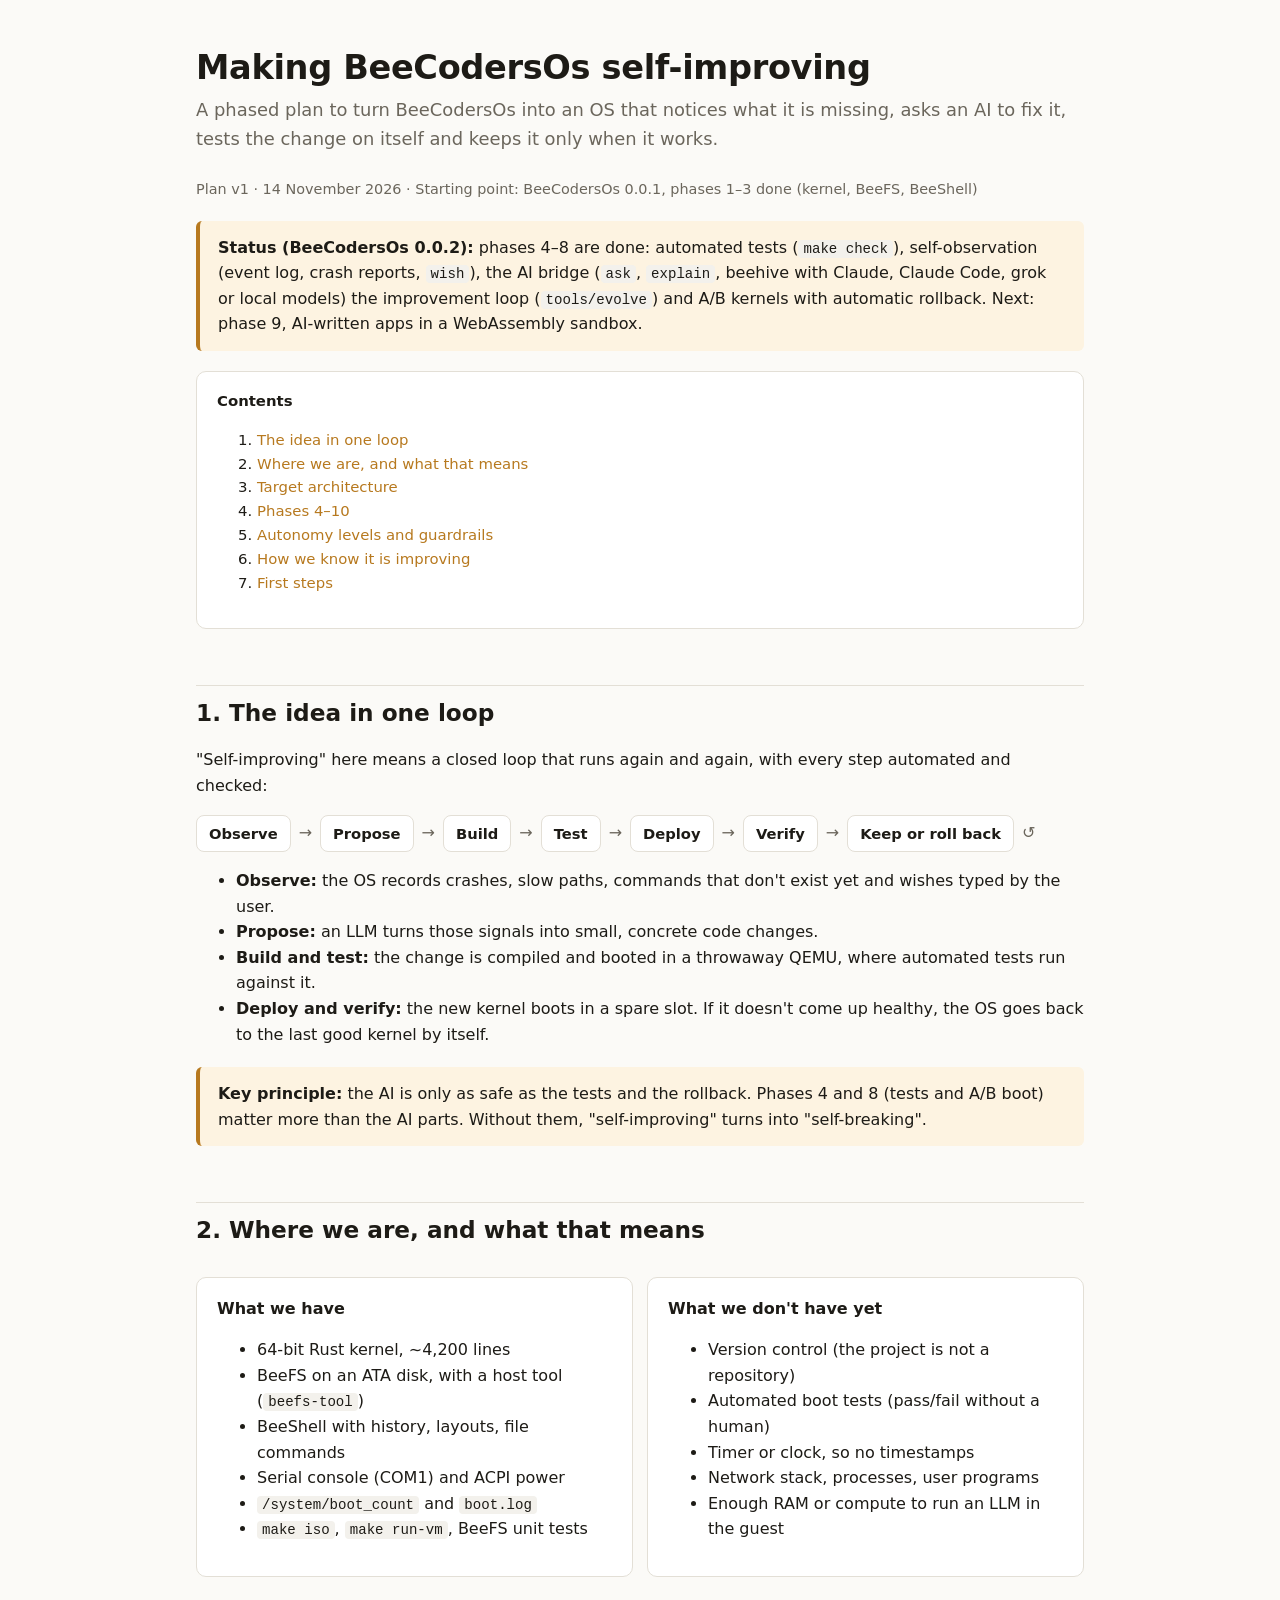
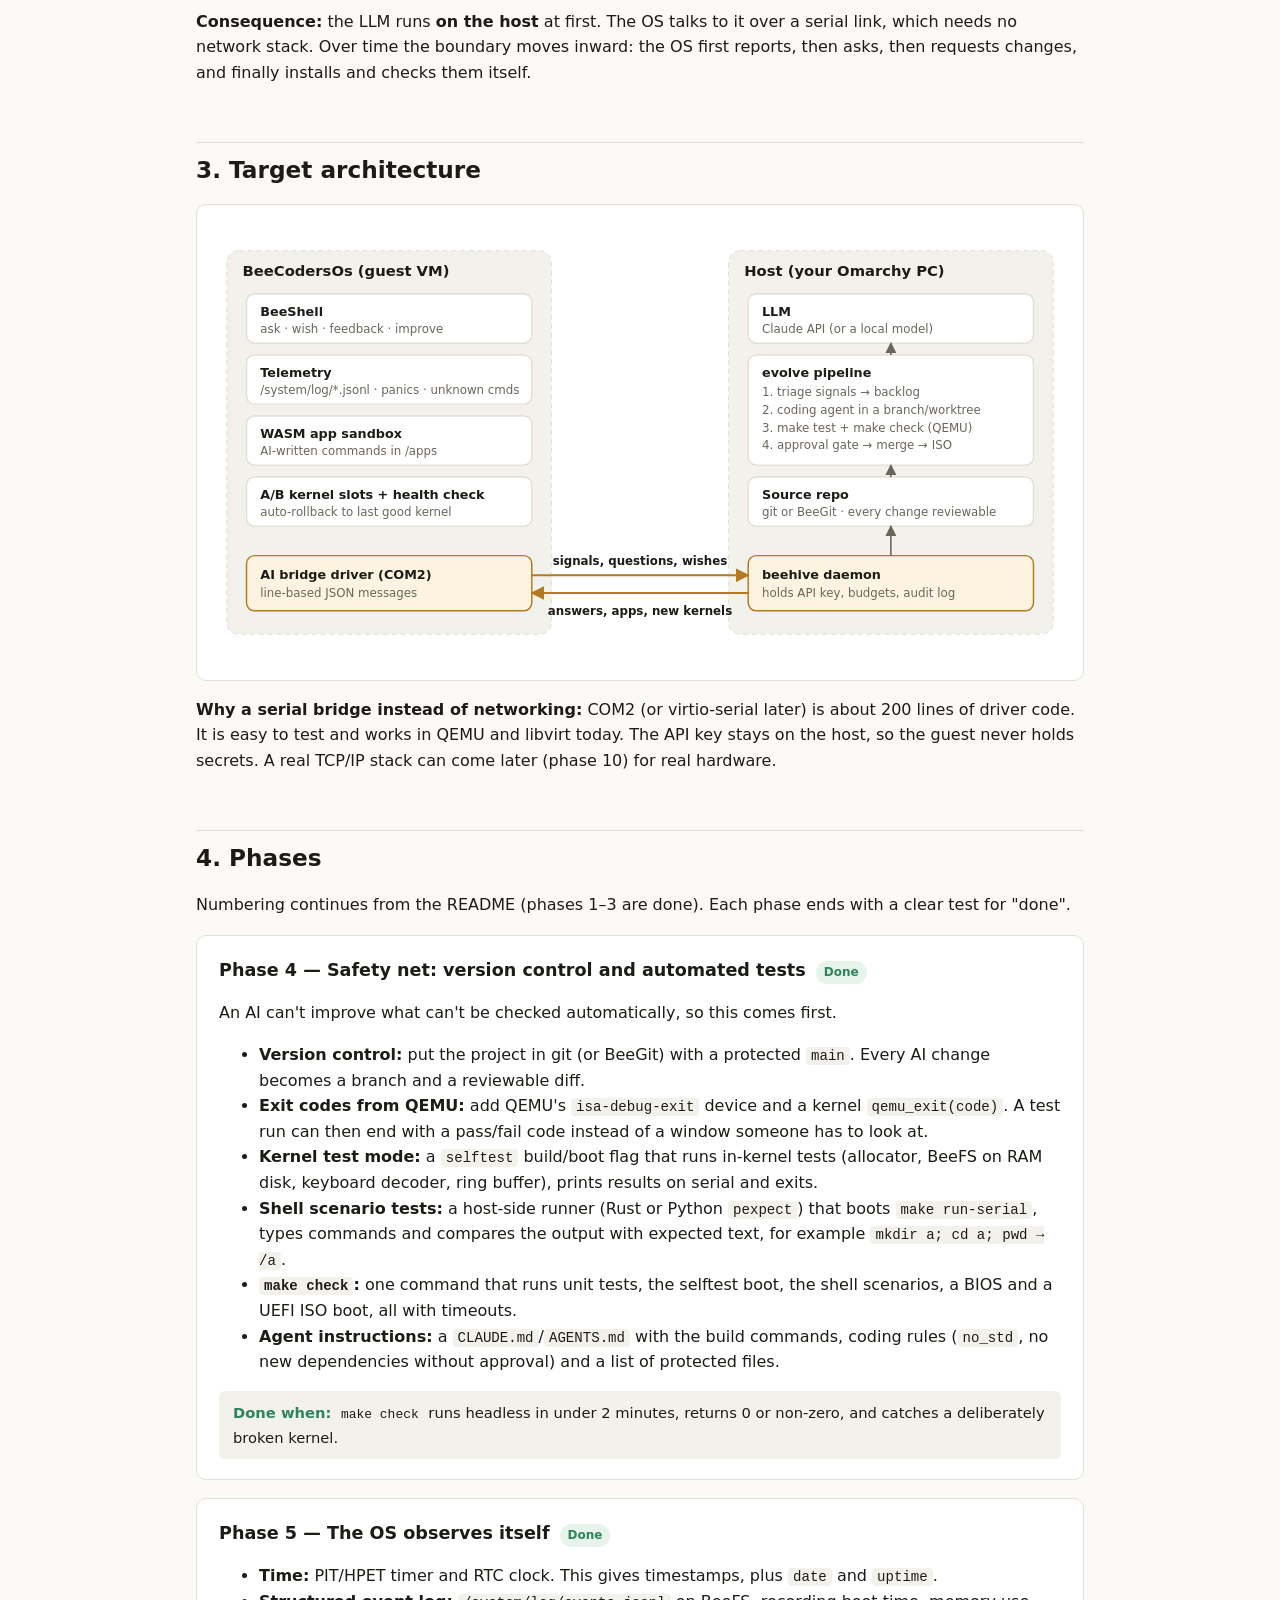
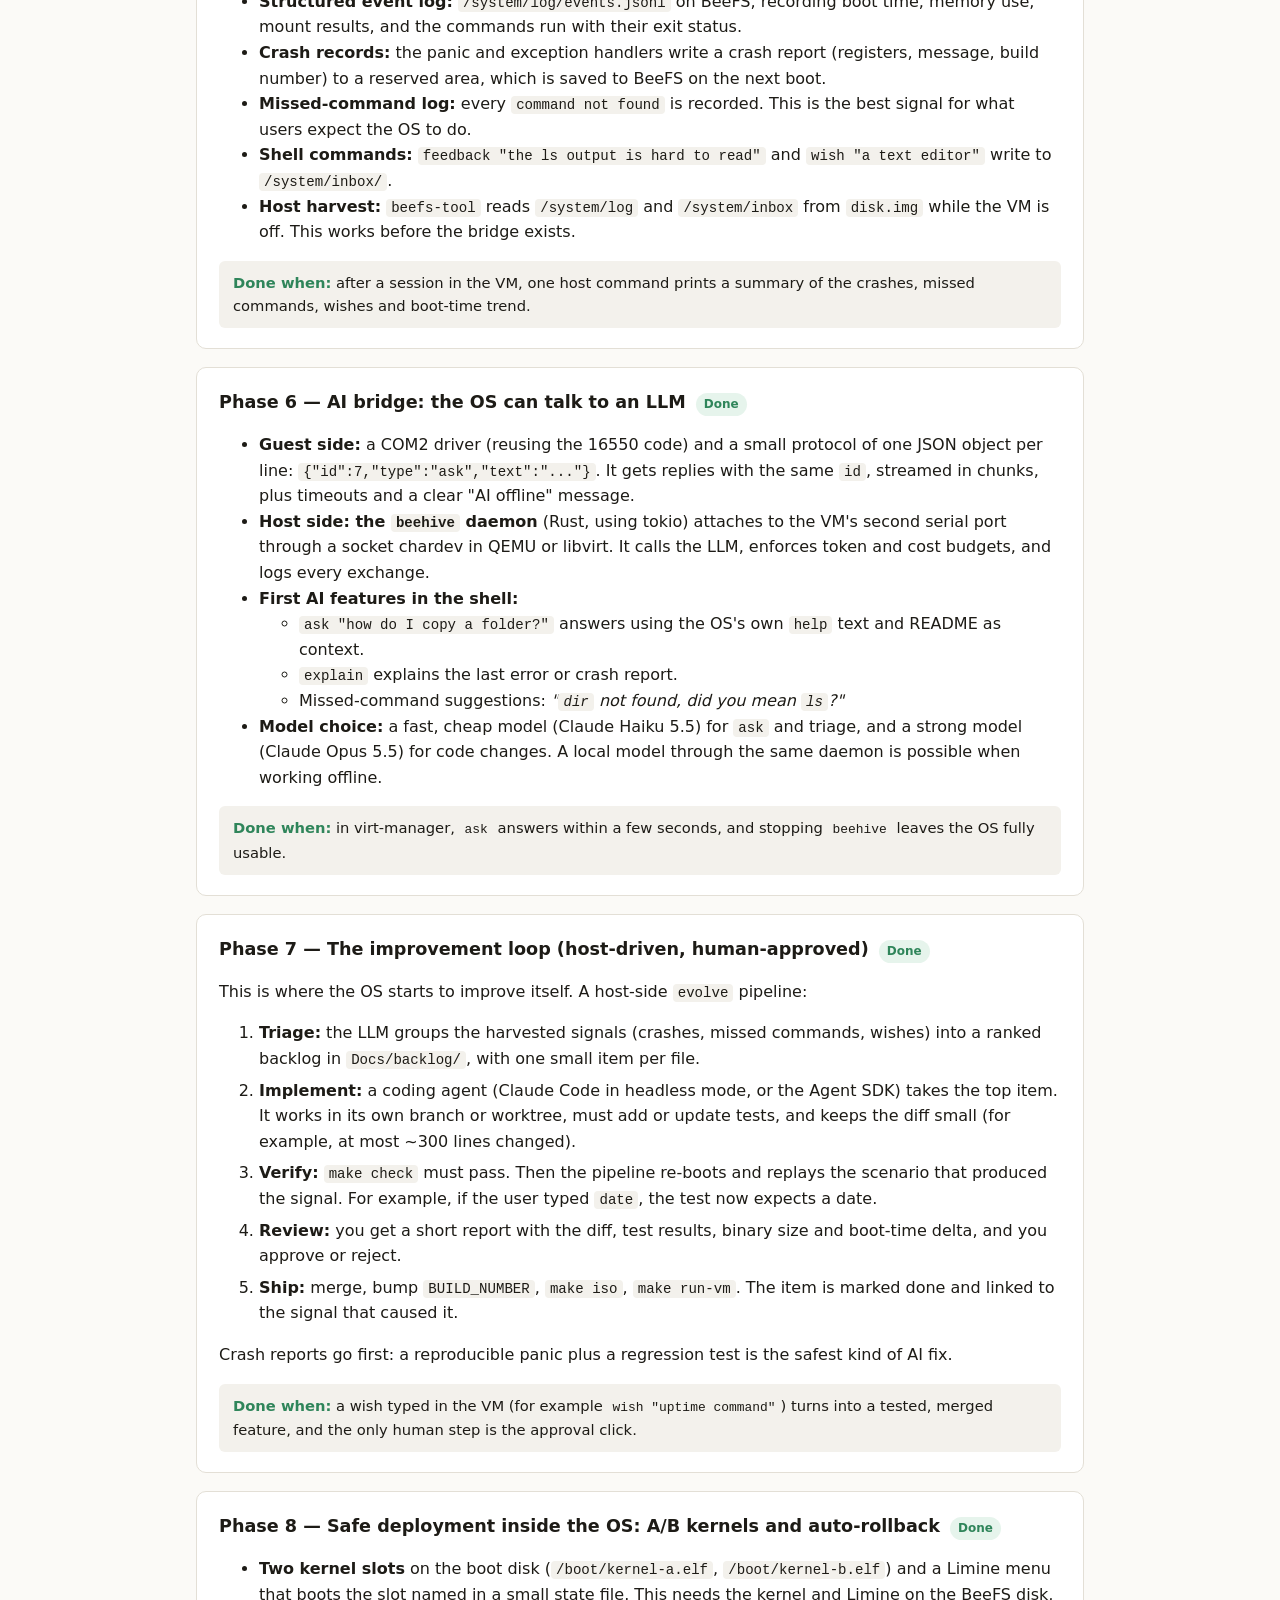
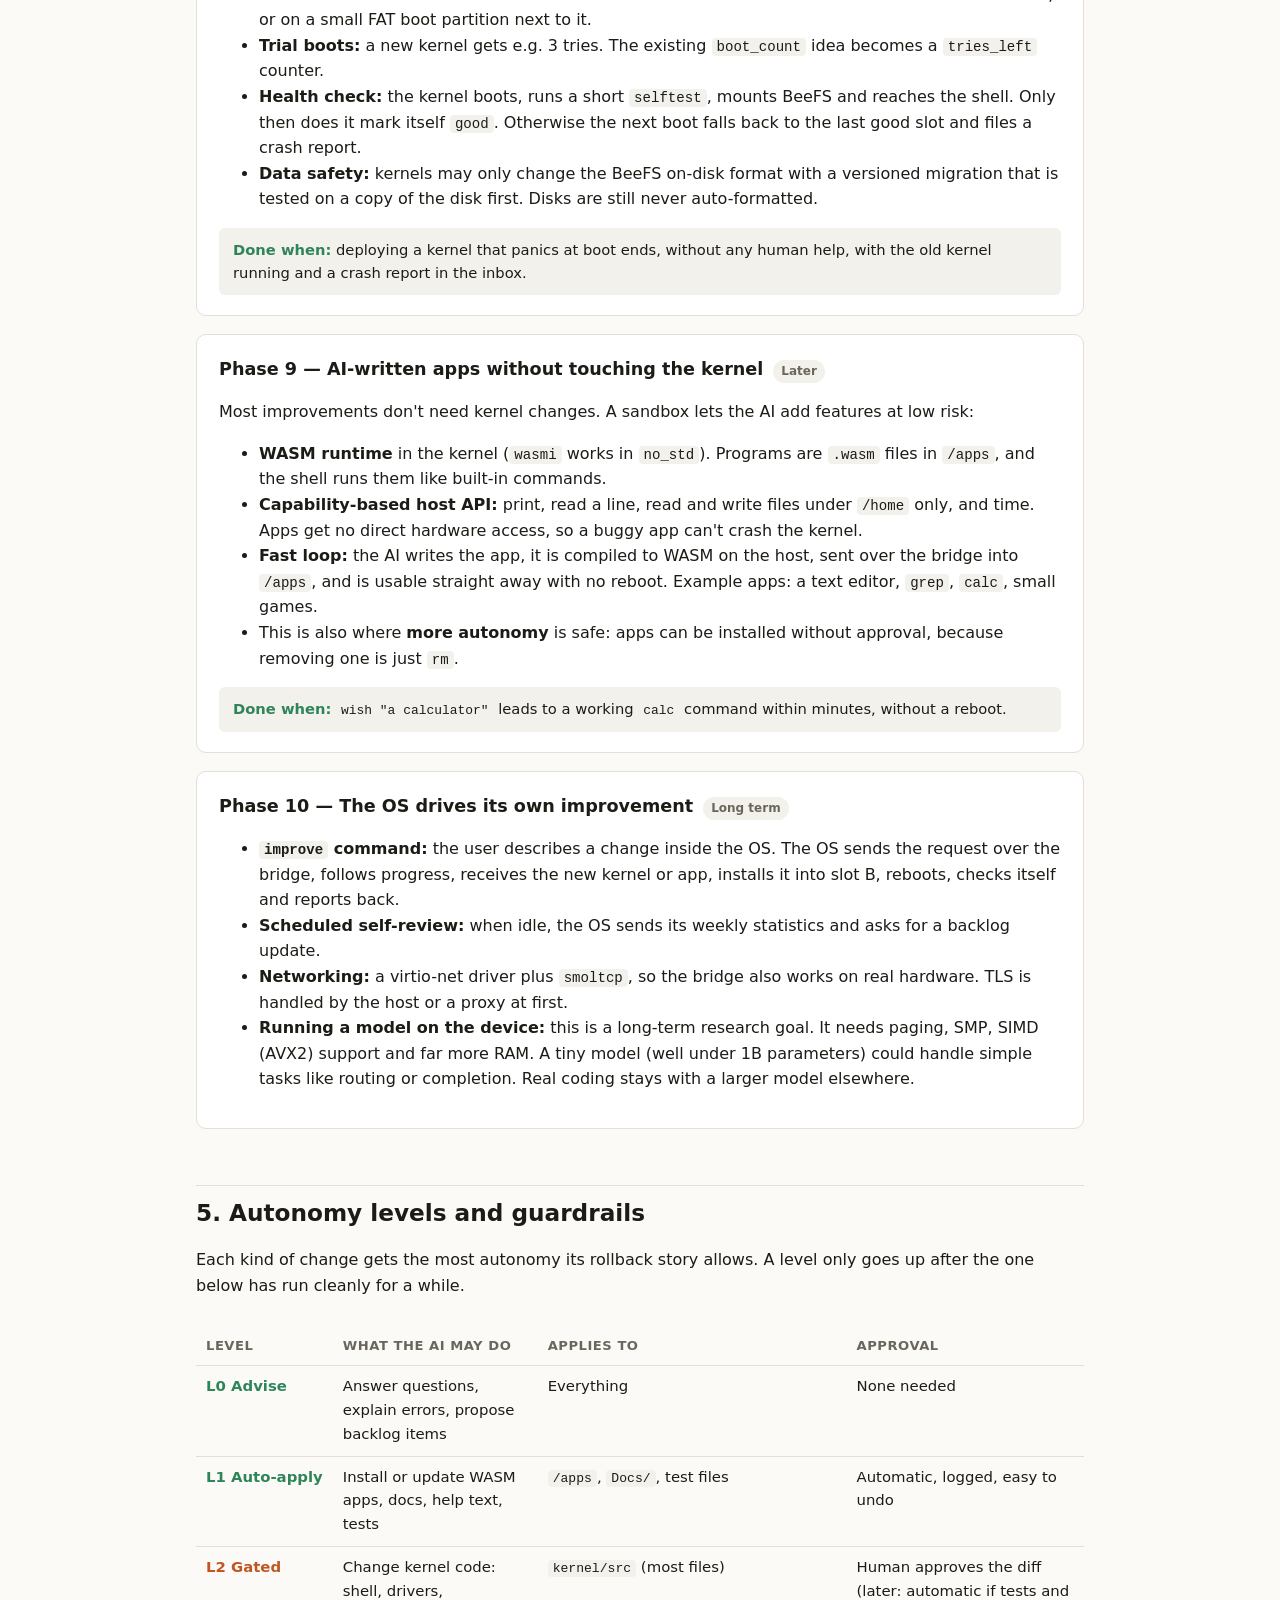
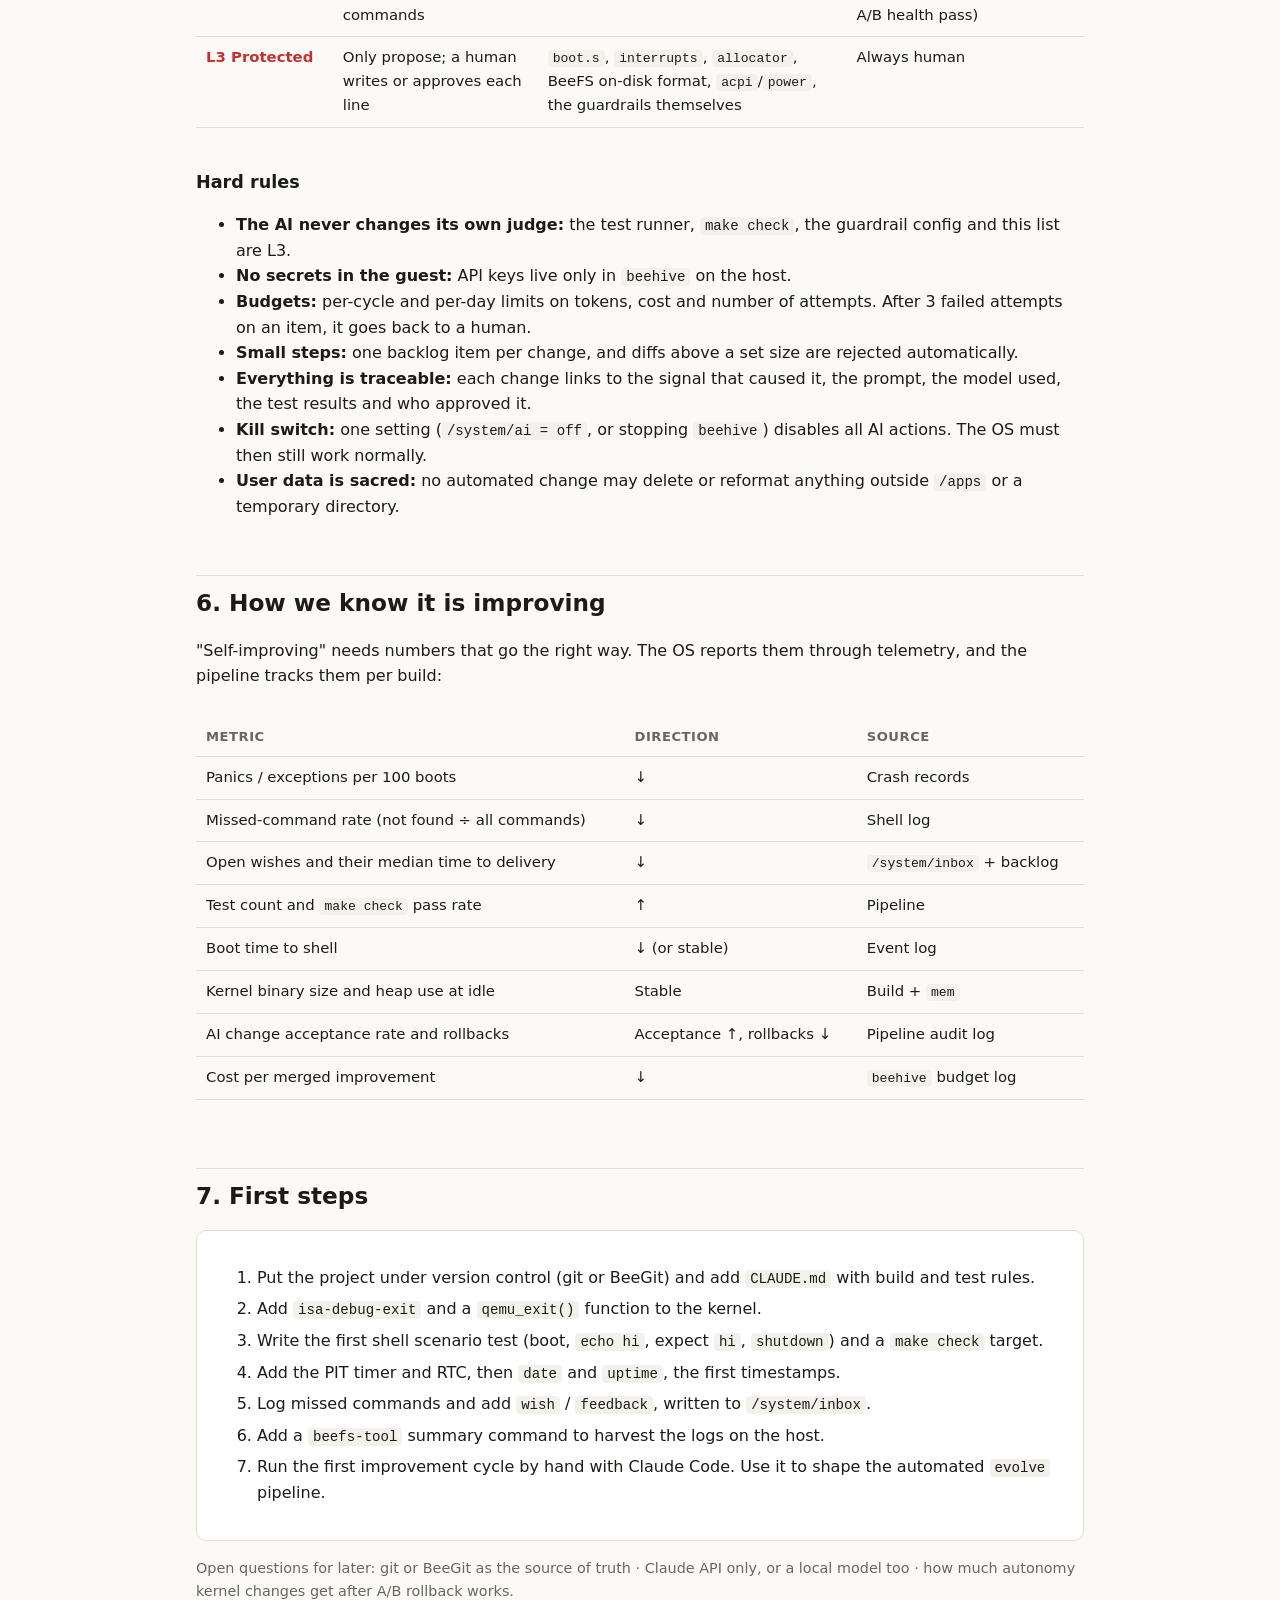
<file: Docs/self-improving-os-plan.html>
<!doctype html>
<html lang="en">
<head>
<meta charset="utf-8">
<meta name="viewport" content="width=device-width, initial-scale=1">
<title>Self-Improving BeeCodersOs</title>
<style>
:root {
  --bg: #fbfaf7; --surface: #ffffff; --surface-2: #f3f1ec; --text: #1d1b16; --muted: #6b665c;
  --border: #e3dfd6; --accent: #b7791f; --accent-soft: #fdf3e1; --ok: #2f855a; --ok-soft: #e6f4ec;
  --warn: #c05621; --warn-soft: #fdecdf; --risk: #c53030; --risk-soft: #fde8e8; --code: #f3f1ec;
}
@media (prefers-color-scheme: dark) {
  :root:not([data-theme="light"]) {
    --bg: #15140f; --surface: #1d1b16; --surface-2: #26241d; --text: #ece8de; --muted: #a39d8f;
    --border: #36332a; --accent: #e9b04f; --accent-soft: #2e2617; --ok: #68d391; --ok-soft: #1a2b21;
    --warn: #f6ad55; --warn-soft: #2f2216; --risk: #fc8181; --risk-soft: #301c1c; --code: #26241d;
  }
}
:root[data-theme="dark"] {
  --bg: #15140f; --surface: #1d1b16; --surface-2: #26241d; --text: #ece8de; --muted: #a39d8f;
  --border: #36332a; --accent: #e9b04f; --accent-soft: #2e2617; --ok: #68d391; --ok-soft: #1a2b21;
  --warn: #f6ad55; --warn-soft: #2f2216; --risk: #fc8181; --risk-soft: #301c1c; --code: #26241d;
}
* { box-sizing: border-box; }
body { margin: 0; background: var(--bg); color: var(--text);
  font: 16px/1.6 system-ui, -apple-system, "Segoe UI", Roboto, sans-serif; }
main { max-width: 920px; margin: 0 auto; padding: 48px 16px 96px; }
h1 { font-size: 2.1rem; line-height: 1.2; margin: 0 0 8px; letter-spacing: -0.01em; }
h2 { font-size: 1.45rem; margin: 56px 0 12px; padding-top: 8px; border-top: 1px solid var(--border); }
h3 { font-size: 1.1rem; margin: 28px 0 8px; }
p, li { color: var(--text); }
.lede { font-size: 1.12rem; color: var(--muted); margin: 0 0 24px; }
.meta { font-size: .9rem; color: var(--muted); }
code { font-family: ui-monospace, "JetBrains Mono", Menlo, monospace; font-size: .88em;
  background: var(--code); padding: 1px 5px; border-radius: 4px; }
pre { background: var(--code); padding: 14px 16px; border-radius: 8px; overflow-x: auto;
  font-size: .85rem; line-height: 1.5; border: 1px solid var(--border); }
pre code { background: none; padding: 0; }
.card { background: var(--surface); border: 1px solid var(--border); border-radius: 10px; padding: 18px 20px; margin: 16px 0; }
.callout { background: var(--accent-soft); border-left: 4px solid var(--accent); border-radius: 6px; padding: 14px 18px; margin: 20px 0; }
.grid { display: grid; grid-template-columns: repeat(auto-fit, minmax(240px, 1fr)); gap: 14px; }
.phase { background: var(--surface); border: 1px solid var(--border); border-radius: 10px; padding: 20px 22px; margin: 18px 0; }
.phase h3 { margin-top: 0; display: flex; gap: 10px; align-items: baseline; flex-wrap: wrap; }
.tag { font-size: .75rem; font-weight: 600; padding: 2px 8px; border-radius: 999px; white-space: nowrap; }
.t-now { background: var(--ok-soft); color: var(--ok); }
.t-next { background: var(--accent-soft); color: var(--accent); }
.t-later { background: var(--surface-2); color: var(--muted); }
.done { font-size: .92rem; background: var(--surface-2); border-radius: 6px; padding: 10px 14px; margin-top: 12px; }
.done b { color: var(--ok); }
table { width: 100%; border-collapse: collapse; font-size: .93rem; margin: 12px 0; }
th, td { text-align: left; padding: 9px 10px; border-bottom: 1px solid var(--border); vertical-align: top; }
th { color: var(--muted); font-weight: 600; font-size: .82rem; text-transform: uppercase; letter-spacing: .04em; }
.table-wrap { overflow-x: auto; }
.lvl { font-weight: 700; white-space: nowrap; }
.l0 { color: var(--ok); } .l1 { color: var(--ok); } .l2 { color: var(--warn); } .l3 { color: var(--risk); }
.diagram { width: 100%; height: auto; display: block; margin: 8px 0; }
.diagram text { font-family: system-ui, sans-serif; fill: var(--text); }
.diagram .muted { fill: var(--muted); }
.diagram .box { fill: var(--surface); stroke: var(--border); stroke-width: 1.5; }
.diagram .box-a { fill: var(--accent-soft); stroke: var(--accent); stroke-width: 1.5; }
.diagram .zone { fill: var(--surface-2); stroke: var(--border); stroke-dasharray: 5 4; }
.diagram .line { stroke: var(--muted); stroke-width: 1.6; fill: none; }
.diagram .line-a { stroke: var(--accent); stroke-width: 2; fill: none; }
.loop { display: flex; flex-wrap: wrap; gap: 8px; align-items: center; margin: 14px 0; }
.loop span.step { background: var(--surface); border: 1px solid var(--border); border-radius: 8px; padding: 6px 12px; font-weight: 600; font-size: .92rem; }
.loop span.arrow { color: var(--muted); }
ol.steps li { margin-bottom: 6px; }
nav.toc { font-size: .93rem; }
nav.toc a { color: var(--accent); text-decoration: none; }
nav.toc a:hover { text-decoration: underline; }
</style>
</head>
<body>
<main>

<h1>Making BeeCodersOs self-improving</h1>
<p class="lede">A phased plan to turn BeeCodersOs into an OS that notices what it is missing, asks an AI to fix it, tests the change on itself and keeps it only when it works.</p>
<p class="meta">Plan v1 · 14 November 2026 · Starting point: BeeCodersOs 0.0.1, phases 1–3 done (kernel, BeeFS, BeeShell)</p>
<div class="callout"><b>Status (BeeCodersOs 0.0.2):</b> phases 4–8 are done: automated tests (<code>make check</code>), self-observation (event log, crash reports, <code>wish</code>), the AI bridge (<code>ask</code>, <code>explain</code>, beehive with Claude, Claude Code, grok or local models) the improvement loop (<code>tools/evolve</code>) and A/B kernels with automatic rollback. Next: phase 9, AI-written apps in a WebAssembly sandbox.</div>

<nav class="toc card">
<b>Contents</b>
<ol>
<li><a href="#idea">The idea in one loop</a></li>
<li><a href="#reality">Where we are, and what that means</a></li>
<li><a href="#arch">Target architecture</a></li>
<li><a href="#phases">Phases 4–10</a></li>
<li><a href="#autonomy">Autonomy levels and guardrails</a></li>
<li><a href="#metrics">How we know it is improving</a></li>
<li><a href="#start">First steps</a></li>
</ol>
</nav>

<h2 id="idea">1. The idea in one loop</h2>
<p>"Self-improving" here means a closed loop that runs again and again, with every step automated and checked:</p>
<div class="loop">
  <span class="step">Observe</span><span class="arrow">→</span>
  <span class="step">Propose</span><span class="arrow">→</span>
  <span class="step">Build</span><span class="arrow">→</span>
  <span class="step">Test</span><span class="arrow">→</span>
  <span class="step">Deploy</span><span class="arrow">→</span>
  <span class="step">Verify</span><span class="arrow">→</span>
  <span class="step">Keep or roll back</span><span class="arrow">↺</span>
</div>
<ul>
<li><b>Observe:</b> the OS records crashes, slow paths, commands that don't exist yet and wishes typed by the user.</li>
<li><b>Propose:</b> an LLM turns those signals into small, concrete code changes.</li>
<li><b>Build and test:</b> the change is compiled and booted in a throwaway QEMU, where automated tests run against it.</li>
<li><b>Deploy and verify:</b> the new kernel boots in a spare slot. If it doesn't come up healthy, the OS goes back to the last good kernel by itself.</li>
</ul>
<div class="callout">
<b>Key principle:</b> the AI is only as safe as the tests and the rollback. Phases 4 and 8 (tests and A/B boot) matter more than the AI parts. Without them, "self-improving" turns into "self-breaking".
</div>

<h2 id="reality">2. Where we are, and what that means</h2>
<div class="grid">
<div class="card"><b>What we have</b>
<ul>
<li>64-bit Rust kernel, ~4,200 lines</li>
<li>BeeFS on an ATA disk, with a host tool (<code>beefs-tool</code>)</li>
<li>BeeShell with history, layouts, file commands</li>
<li>Serial console (COM1) and ACPI power</li>
<li><code>/system/boot_count</code> and <code>boot.log</code></li>
<li><code>make iso</code>, <code>make run-vm</code>, BeeFS unit tests</li>
</ul></div>
<div class="card"><b>What we don't have yet</b>
<ul>
<li>Version control (the project is not a repository)</li>
<li>Automated boot tests (pass/fail without a human)</li>
<li>Timer or clock, so no timestamps</li>
<li>Network stack, processes, user programs</li>
<li>Enough RAM or compute to run an LLM in the guest</li>
</ul></div>
</div>
<p><b>Consequence:</b> the LLM runs <b>on the host</b> at first. The OS talks to it over a serial link, which needs no network stack. Over time the boundary moves inward: the OS first reports, then asks, then requests changes, and finally installs and checks them itself.</p>

<h2 id="arch">3. Target architecture</h2>
<div class="card">
<svg class="diagram" viewBox="0 0 860 430" role="img" aria-label="Guest OS talks over COM2 to the host daemon beehive, which uses an LLM and the evolve pipeline to build, test and deliver new kernels back to the guest">
  <rect class="zone" x="10" y="20" width="330" height="390" rx="12"/>
  <text x="26" y="46" font-weight="700" font-size="15">BeeCodersOs (guest VM)</text>
  <rect class="box" x="30" y="64" width="290" height="50" rx="8"/>
  <text x="44" y="86" font-weight="600" font-size="13">BeeShell</text>
  <text x="44" y="104" class="muted" font-size="12">ask · wish · feedback · improve</text>
  <rect class="box" x="30" y="126" width="290" height="50" rx="8"/>
  <text x="44" y="148" font-weight="600" font-size="13">Telemetry</text>
  <text x="44" y="166" class="muted" font-size="12">/system/log/*.jsonl · panics · unknown cmds</text>
  <rect class="box" x="30" y="188" width="290" height="50" rx="8"/>
  <text x="44" y="210" font-weight="600" font-size="13">WASM app sandbox</text>
  <text x="44" y="228" class="muted" font-size="12">AI-written commands in /apps</text>
  <rect class="box" x="30" y="250" width="290" height="50" rx="8"/>
  <text x="44" y="272" font-weight="600" font-size="13">A/B kernel slots + health check</text>
  <text x="44" y="290" class="muted" font-size="12">auto-rollback to last good kernel</text>
  <rect class="box-a" x="30" y="330" width="290" height="56" rx="8"/>
  <text x="44" y="354" font-weight="700" font-size="13">AI bridge driver (COM2)</text>
  <text x="44" y="372" class="muted" font-size="12">line-based JSON messages</text>

  <rect class="zone" x="520" y="20" width="330" height="390" rx="12"/>
  <text x="536" y="46" font-weight="700" font-size="15">Host (your Omarchy PC)</text>
  <rect class="box-a" x="540" y="330" width="290" height="56" rx="8"/>
  <text x="554" y="354" font-weight="700" font-size="13">beehive daemon</text>
  <text x="554" y="372" class="muted" font-size="12">holds API key, budgets, audit log</text>
  <rect class="box" x="540" y="64" width="290" height="50" rx="8"/>
  <text x="554" y="86" font-weight="600" font-size="13">LLM</text>
  <text x="554" y="104" class="muted" font-size="12">Claude API (or a local model)</text>
  <rect class="box" x="540" y="126" width="290" height="112" rx="8"/>
  <text x="554" y="148" font-weight="600" font-size="13">evolve pipeline</text>
  <text x="554" y="168" class="muted" font-size="12">1. triage signals → backlog</text>
  <text x="554" y="186" class="muted" font-size="12">2. coding agent in a branch/worktree</text>
  <text x="554" y="204" class="muted" font-size="12">3. make test + make check (QEMU)</text>
  <text x="554" y="222" class="muted" font-size="12">4. approval gate → merge → ISO</text>
  <rect class="box" x="540" y="250" width="290" height="50" rx="8"/>
  <text x="554" y="272" font-weight="600" font-size="13">Source repo</text>
  <text x="554" y="290" class="muted" font-size="12">git or BeeGit · every change reviewable</text>

  <path class="line-a" d="M320 350 L540 350" marker-end="url(#ah)"/>
  <path class="line-a" d="M540 368 L320 368" marker-end="url(#ah)"/>
  <text x="430" y="340" text-anchor="middle" font-size="12" font-weight="600">signals, questions, wishes</text>
  <text x="430" y="390" text-anchor="middle" font-size="12" font-weight="600">answers, apps, new kernels</text>
  <path class="line" d="M685 330 L685 300" marker-end="url(#am)"/>
  <path class="line" d="M685 250 L685 238" marker-end="url(#am)"/>
  <path class="line" d="M685 126 L685 114" marker-end="url(#am)"/>
  <defs>
    <marker id="ah" viewBox="0 0 10 10" refX="9" refY="5" markerWidth="7" markerHeight="7" orient="auto"><path d="M0 0 L10 5 L0 10z" fill="var(--accent)"/></marker>
    <marker id="am" viewBox="0 0 10 10" refX="9" refY="5" markerWidth="7" markerHeight="7" orient="auto"><path d="M0 0 L10 5 L0 10z" fill="var(--muted)"/></marker>
  </defs>
</svg>
</div>
<p><b>Why a serial bridge instead of networking:</b> COM2 (or virtio-serial later) is about 200 lines of driver code. It is easy to test and works in QEMU and libvirt today. The API key stays on the host, so the guest never holds secrets. A real TCP/IP stack can come later (phase 10) for real hardware.</p>

<h2 id="phases">4. Phases</h2>
<p>Numbering continues from the README (phases 1–3 are done). Each phase ends with a clear test for "done".</p>

<div class="phase">
<h3>Phase 4 — Safety net: version control and automated tests <span class="tag t-now">Done</span></h3>
<p>An AI can't improve what can't be checked automatically, so this comes first.</p>
<ul>
<li><b>Version control:</b> put the project in git (or BeeGit) with a protected <code>main</code>. Every AI change becomes a branch and a reviewable diff.</li>
<li><b>Exit codes from QEMU:</b> add QEMU's <code>isa-debug-exit</code> device and a kernel <code>qemu_exit(code)</code>. A test run can then end with a pass/fail code instead of a window someone has to look at.</li>
<li><b>Kernel test mode:</b> a <code>selftest</code> build/boot flag that runs in-kernel tests (allocator, BeeFS on RAM disk, keyboard decoder, ring buffer), prints results on serial and exits.</li>
<li><b>Shell scenario tests:</b> a host-side runner (Rust or Python <code>pexpect</code>) that boots <code>make run-serial</code>, types commands and compares the output with expected text, for example <code>mkdir a; cd a; pwd → /a</code>.</li>
<li><b><code>make check</code>:</b> one command that runs unit tests, the selftest boot, the shell scenarios, a BIOS and a UEFI ISO boot, all with timeouts.</li>
<li><b>Agent instructions:</b> a <code>CLAUDE.md</code>/<code>AGENTS.md</code> with the build commands, coding rules (<code>no_std</code>, no new dependencies without approval) and a list of protected files.</li>
</ul>
<div class="done"><b>Done when:</b> <code>make check</code> runs headless in under 2 minutes, returns 0 or non-zero, and catches a deliberately broken kernel.</div>
</div>

<div class="phase">
<h3>Phase 5 — The OS observes itself <span class="tag t-now">Done</span></h3>
<ul>
<li><b>Time:</b> PIT/HPET timer and RTC clock. This gives timestamps, plus <code>date</code> and <code>uptime</code>.</li>
<li><b>Structured event log:</b> <code>/system/log/events.jsonl</code> on BeeFS, recording boot time, memory use, mount results, and the commands run with their exit status.</li>
<li><b>Crash records:</b> the panic and exception handlers write a crash report (registers, message, build number) to a reserved area, which is saved to BeeFS on the next boot.</li>
<li><b>Missed-command log:</b> every <code>command not found</code> is recorded. This is the best signal for what users expect the OS to do.</li>
<li><b>Shell commands:</b> <code>feedback "the ls output is hard to read"</code> and <code>wish "a text editor"</code> write to <code>/system/inbox/</code>.</li>
<li><b>Host harvest:</b> <code>beefs-tool</code> reads <code>/system/log</code> and <code>/system/inbox</code> from <code>disk.img</code> while the VM is off. This works before the bridge exists.</li>
</ul>
<div class="done"><b>Done when:</b> after a session in the VM, one host command prints a summary of the crashes, missed commands, wishes and boot-time trend.</div>
</div>

<div class="phase">
<h3>Phase 6 — AI bridge: the OS can talk to an LLM <span class="tag t-now">Done</span></h3>
<ul>
<li><b>Guest side:</b> a COM2 driver (reusing the 16550 code) and a small protocol of one JSON object per line: <code>{"id":7,"type":"ask","text":"..."}</code>. It gets replies with the same <code>id</code>, streamed in chunks, plus timeouts and a clear "AI offline" message.</li>
<li><b>Host side: the <code>beehive</code> daemon</b> (Rust, using tokio) attaches to the VM's second serial port through a socket chardev in QEMU or libvirt. It calls the LLM, enforces token and cost budgets, and logs every exchange.</li>
<li><b>First AI features in the shell:</b>
  <ul>
  <li><code>ask "how do I copy a folder?"</code> answers using the OS's own <code>help</code> text and README as context.</li>
  <li><code>explain</code> explains the last error or crash report.</li>
  <li>Missed-command suggestions: <i>"<code>dir</code> not found, did you mean <code>ls</code>?"</i></li>
  </ul></li>
<li><b>Model choice:</b> a fast, cheap model (Claude Haiku 5.5) for <code>ask</code> and triage, and a strong model (Claude Opus 5.5) for code changes. A local model through the same daemon is possible when working offline.</li>
</ul>
<div class="done"><b>Done when:</b> in virt-manager, <code>ask</code> answers within a few seconds, and stopping <code>beehive</code> leaves the OS fully usable.</div>
</div>

<div class="phase">
<h3>Phase 7 — The improvement loop (host-driven, human-approved) <span class="tag t-now">Done</span></h3>
<p>This is where the OS starts to improve itself. A host-side <code>evolve</code> pipeline:</p>
<ol class="steps">
<li><b>Triage:</b> the LLM groups the harvested signals (crashes, missed commands, wishes) into a ranked backlog in <code>Docs/backlog/</code>, with one small item per file.</li>
<li><b>Implement:</b> a coding agent (Claude Code in headless mode, or the Agent SDK) takes the top item. It works in its own branch or worktree, must add or update tests, and keeps the diff small (for example, at most ~300 lines changed).</li>
<li><b>Verify:</b> <code>make check</code> must pass. Then the pipeline re-boots and replays the scenario that produced the signal. For example, if the user typed <code>date</code>, the test now expects a date.</li>
<li><b>Review:</b> you get a short report with the diff, test results, binary size and boot-time delta, and you approve or reject.</li>
<li><b>Ship:</b> merge, bump <code>BUILD_NUMBER</code>, <code>make iso</code>, <code>make run-vm</code>. The item is marked done and linked to the signal that caused it.</li>
</ol>
<p>Crash reports go first: a reproducible panic plus a regression test is the safest kind of AI fix.</p>
<div class="done"><b>Done when:</b> a wish typed in the VM (for example <code>wish "uptime command"</code>) turns into a tested, merged feature, and the only human step is the approval click.</div>
</div>

<div class="phase">
<h3>Phase 8 — Safe deployment inside the OS: A/B kernels and auto-rollback <span class="tag t-now">Done</span></h3>
<ul>
<li><b>Two kernel slots</b> on the boot disk (<code>/boot/kernel-a.elf</code>, <code>/boot/kernel-b.elf</code>) and a Limine menu that boots the slot named in a small state file. This needs the kernel and Limine on the BeeFS disk, or on a small FAT boot partition next to it.</li>
<li><b>Trial boots:</b> a new kernel gets e.g. 3 tries. The existing <code>boot_count</code> idea becomes a <code>tries_left</code> counter.</li>
<li><b>Health check:</b> the kernel boots, runs a short <code>selftest</code>, mounts BeeFS and reaches the shell. Only then does it mark itself <code>good</code>. Otherwise the next boot falls back to the last good slot and files a crash report.</li>
<li><b>Data safety:</b> kernels may only change the BeeFS on-disk format with a versioned migration that is tested on a copy of the disk first. Disks are still never auto-formatted.</li>
</ul>
<div class="done"><b>Done when:</b> deploying a kernel that panics at boot ends, without any human help, with the old kernel running and a crash report in the inbox.</div>
</div>

<div class="phase">
<h3>Phase 9 — AI-written apps without touching the kernel <span class="tag t-later">Later</span></h3>
<p>Most improvements don't need kernel changes. A sandbox lets the AI add features at low risk:</p>
<ul>
<li><b>WASM runtime</b> in the kernel (<code>wasmi</code> works in <code>no_std</code>). Programs are <code>.wasm</code> files in <code>/apps</code>, and the shell runs them like built-in commands.</li>
<li><b>Capability-based host API:</b> print, read a line, read and write files under <code>/home</code> only, and time. Apps get no direct hardware access, so a buggy app can't crash the kernel.</li>
<li><b>Fast loop:</b> the AI writes the app, it is compiled to WASM on the host, sent over the bridge into <code>/apps</code>, and is usable straight away with no reboot. Example apps: a text editor, <code>grep</code>, <code>calc</code>, small games.</li>
<li>This is also where <b>more autonomy</b> is safe: apps can be installed without approval, because removing one is just <code>rm</code>.</li>
</ul>
<div class="done"><b>Done when:</b> <code>wish "a calculator"</code> leads to a working <code>calc</code> command within minutes, without a reboot.</div>
</div>

<div class="phase">
<h3>Phase 10 — The OS drives its own improvement <span class="tag t-later">Long term</span></h3>
<ul>
<li><b><code>improve</code> command:</b> the user describes a change inside the OS. The OS sends the request over the bridge, follows progress, receives the new kernel or app, installs it into slot B, reboots, checks itself and reports back.</li>
<li><b>Scheduled self-review:</b> when idle, the OS sends its weekly statistics and asks for a backlog update.</li>
<li><b>Networking:</b> a virtio-net driver plus <code>smoltcp</code>, so the bridge also works on real hardware. TLS is handled by the host or a proxy at first.</li>
<li><b>Running a model on the device:</b> this is a long-term research goal. It needs paging, SMP, SIMD (AVX2) support and far more RAM. A tiny model (well under 1B parameters) could handle simple tasks like routing or completion. Real coding stays with a larger model elsewhere.</li>
</ul>
</div>

<h2 id="autonomy">5. Autonomy levels and guardrails</h2>
<p>Each kind of change gets the most autonomy its rollback story allows. A level only goes up after the one below has run cleanly for a while.</p>
<div class="table-wrap">
<table>
<thead><tr><th>Level</th><th>What the AI may do</th><th>Applies to</th><th>Approval</th></tr></thead>
<tbody>
<tr><td class="lvl l0">L0 Advise</td><td>Answer questions, explain errors, propose backlog items</td><td>Everything</td><td>None needed</td></tr>
<tr><td class="lvl l1">L1 Auto-apply</td><td>Install or update WASM apps, docs, help text, tests</td><td><code>/apps</code>, <code>Docs/</code>, test files</td><td>Automatic, logged, easy to undo</td></tr>
<tr><td class="lvl l2">L2 Gated</td><td>Change kernel code: shell, drivers, commands</td><td><code>kernel/src</code> (most files)</td><td>Human approves the diff (later: automatic if tests and A/B health pass)</td></tr>
<tr><td class="lvl l3">L3 Protected</td><td>Only propose; a human writes or approves each line</td><td><code>boot.s</code>, <code>interrupts</code>, <code>allocator</code>, BeeFS on-disk format, <code>acpi</code>/<code>power</code>, the guardrails themselves</td><td>Always human</td></tr>
</tbody>
</table>
</div>
<h3>Hard rules</h3>
<ul>
<li><b>The AI never changes its own judge:</b> the test runner, <code>make check</code>, the guardrail config and this list are L3.</li>
<li><b>No secrets in the guest:</b> API keys live only in <code>beehive</code> on the host.</li>
<li><b>Budgets:</b> per-cycle and per-day limits on tokens, cost and number of attempts. After 3 failed attempts on an item, it goes back to a human.</li>
<li><b>Small steps:</b> one backlog item per change, and diffs above a set size are rejected automatically.</li>
<li><b>Everything is traceable:</b> each change links to the signal that caused it, the prompt, the model used, the test results and who approved it.</li>
<li><b>Kill switch:</b> one setting (<code>/system/ai = off</code>, or stopping <code>beehive</code>) disables all AI actions. The OS must then still work normally.</li>
<li><b>User data is sacred:</b> no automated change may delete or reformat anything outside <code>/apps</code> or a temporary directory.</li>
</ul>

<h2 id="metrics">6. How we know it is improving</h2>
<p>"Self-improving" needs numbers that go the right way. The OS reports them through telemetry, and the pipeline tracks them per build:</p>
<div class="table-wrap">
<table>
<thead><tr><th>Metric</th><th>Direction</th><th>Source</th></tr></thead>
<tbody>
<tr><td>Panics / exceptions per 100 boots</td><td>↓</td><td>Crash records</td></tr>
<tr><td>Missed-command rate (not found ÷ all commands)</td><td>↓</td><td>Shell log</td></tr>
<tr><td>Open wishes and their median time to delivery</td><td>↓</td><td><code>/system/inbox</code> + backlog</td></tr>
<tr><td>Test count and <code>make check</code> pass rate</td><td>↑</td><td>Pipeline</td></tr>
<tr><td>Boot time to shell</td><td>↓ (or stable)</td><td>Event log</td></tr>
<tr><td>Kernel binary size and heap use at idle</td><td>Stable</td><td>Build + <code>mem</code></td></tr>
<tr><td>AI change acceptance rate and rollbacks</td><td>Acceptance ↑, rollbacks ↓</td><td>Pipeline audit log</td></tr>
<tr><td>Cost per merged improvement</td><td>↓</td><td><code>beehive</code> budget log</td></tr>
</tbody>
</table>
</div>

<h2 id="start">7. First steps</h2>
<div class="card">
<ol class="steps">
<li>Put the project under version control (git or BeeGit) and add <code>CLAUDE.md</code> with build and test rules.</li>
<li>Add <code>isa-debug-exit</code> and a <code>qemu_exit()</code> function to the kernel.</li>
<li>Write the first shell scenario test (boot, <code>echo hi</code>, expect <code>hi</code>, <code>shutdown</code>) and a <code>make check</code> target.</li>
<li>Add the PIT timer and RTC, then <code>date</code> and <code>uptime</code>, the first timestamps.</li>
<li>Log missed commands and add <code>wish</code> / <code>feedback</code>, written to <code>/system/inbox</code>.</li>
<li>Add a <code>beefs-tool</code> summary command to harvest the logs on the host.</li>
<li>Run the first improvement cycle by hand with Claude Code. Use it to shape the automated <code>evolve</code> pipeline.</li>
</ol>
</div>
<p class="meta">Open questions for later: git or BeeGit as the source of truth · Claude API only, or a local model too · how much autonomy kernel changes get after A/B rollback works.</p>

</main>
</body>
</html>
</file>
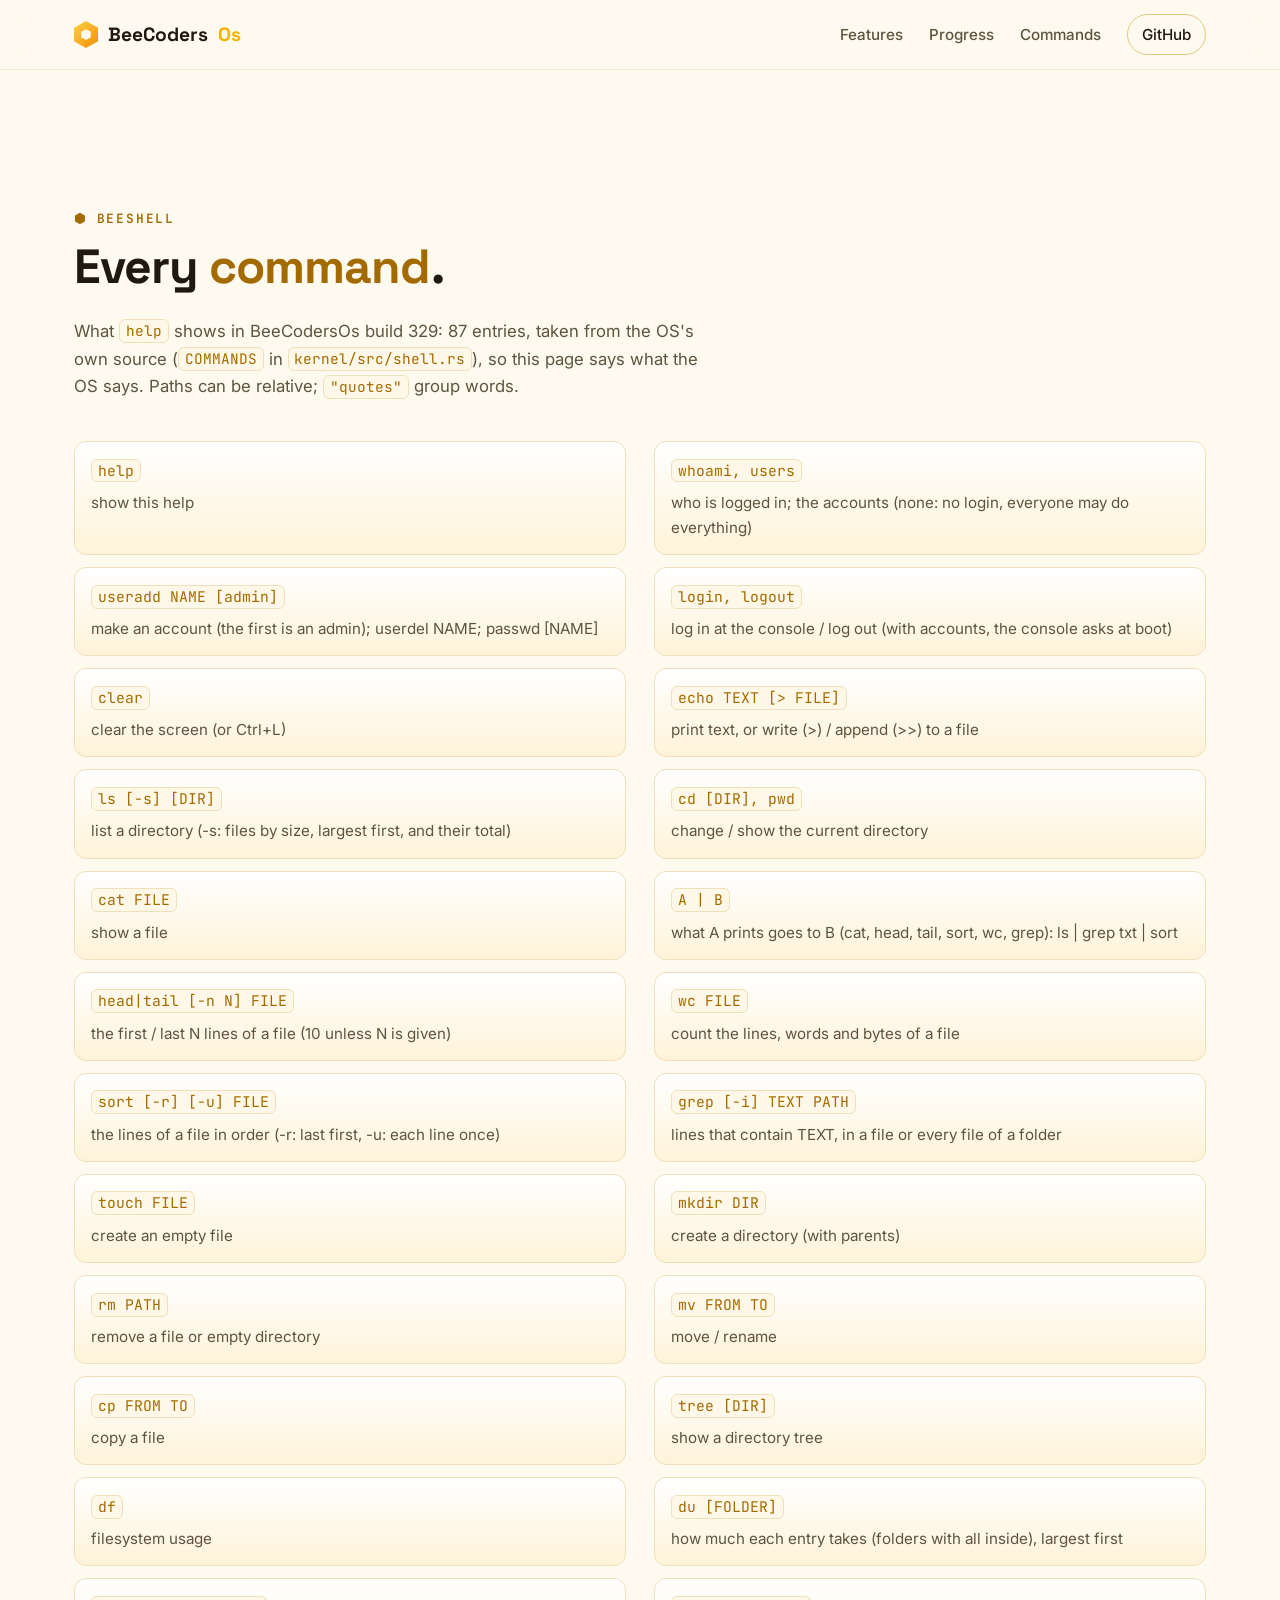
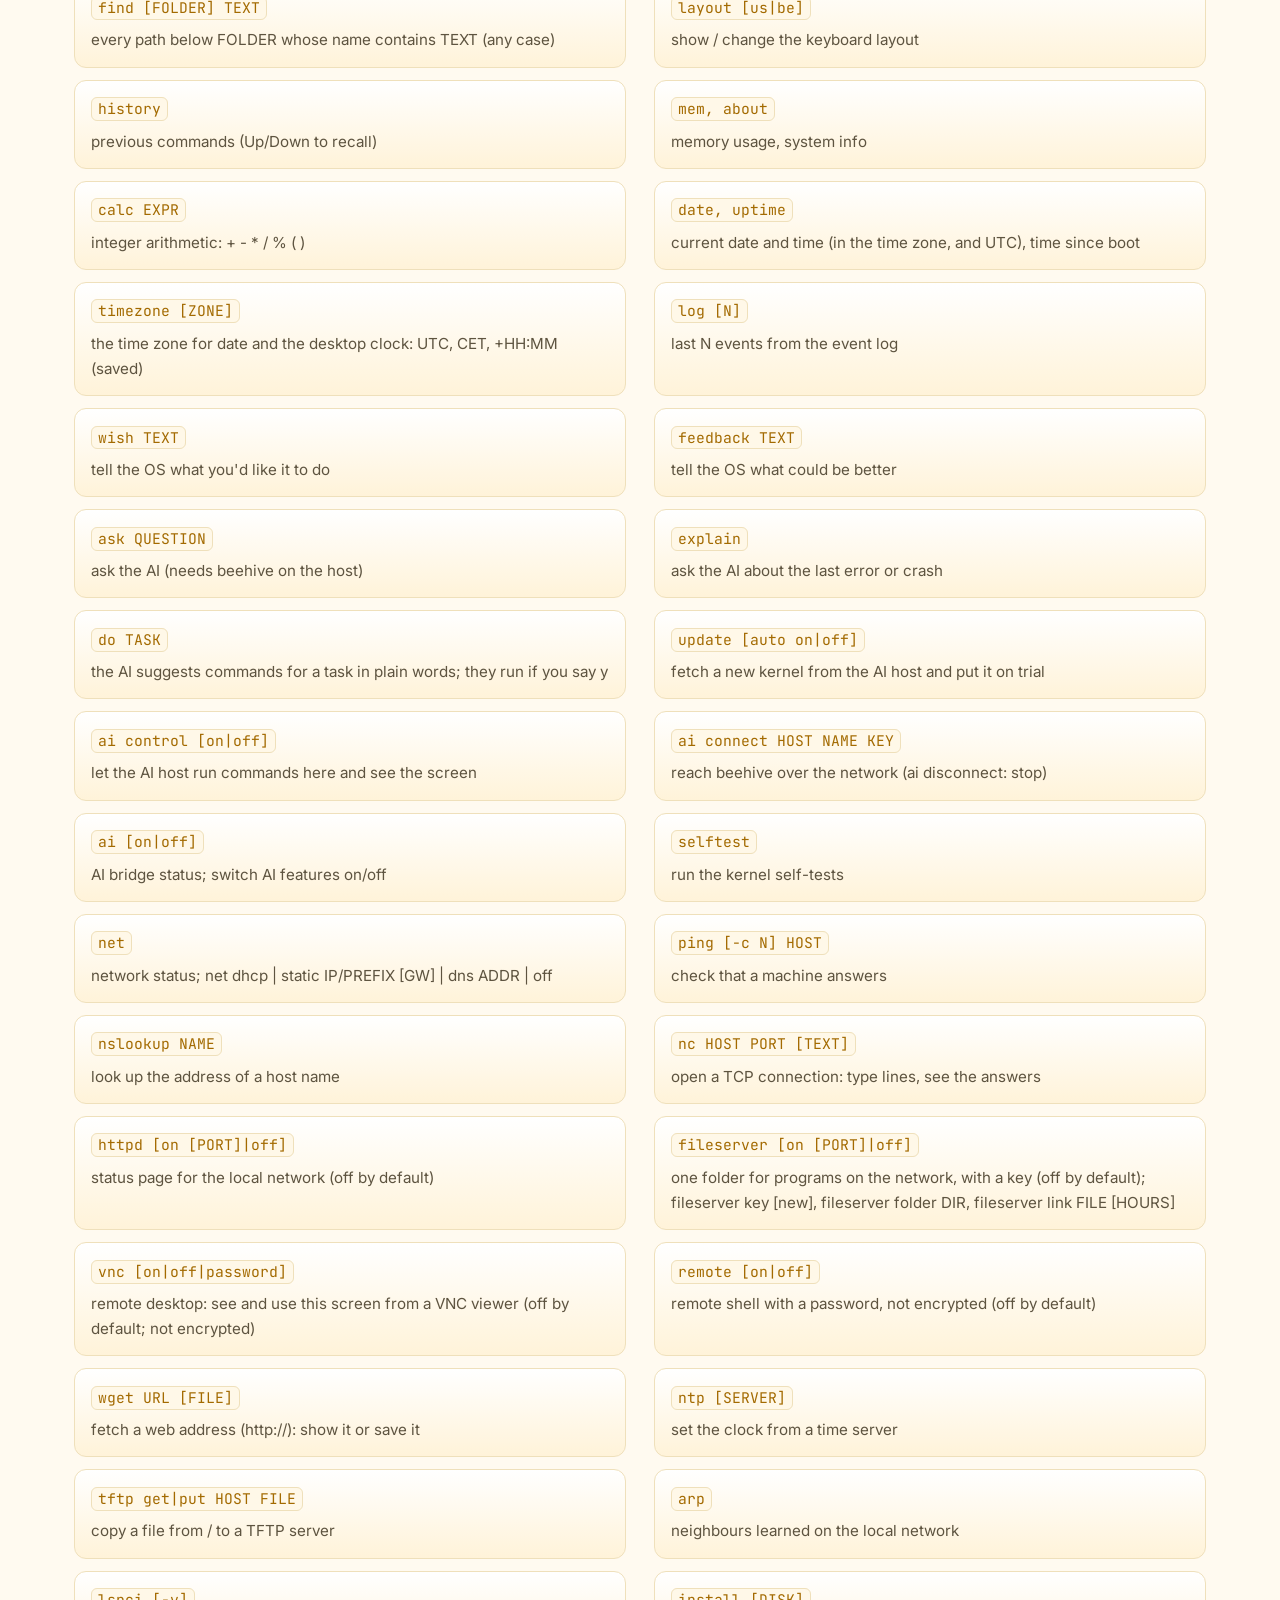
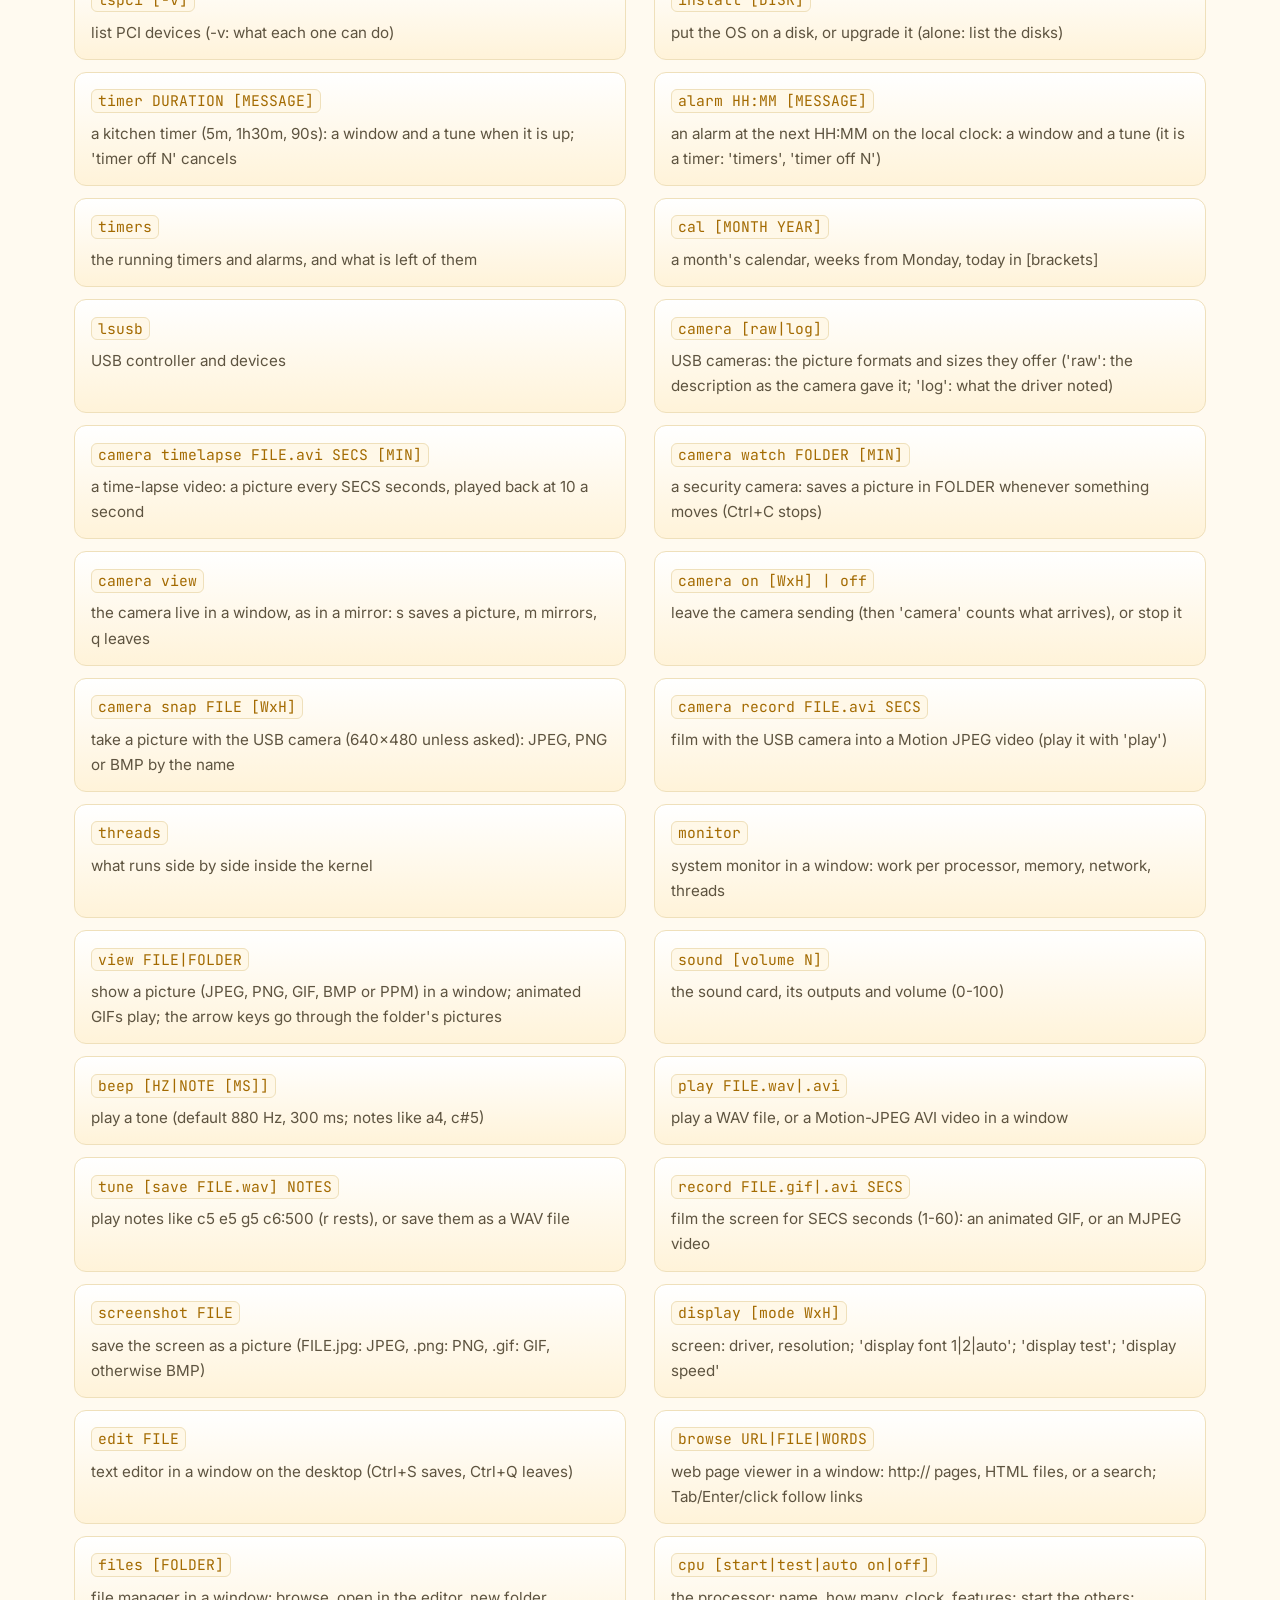
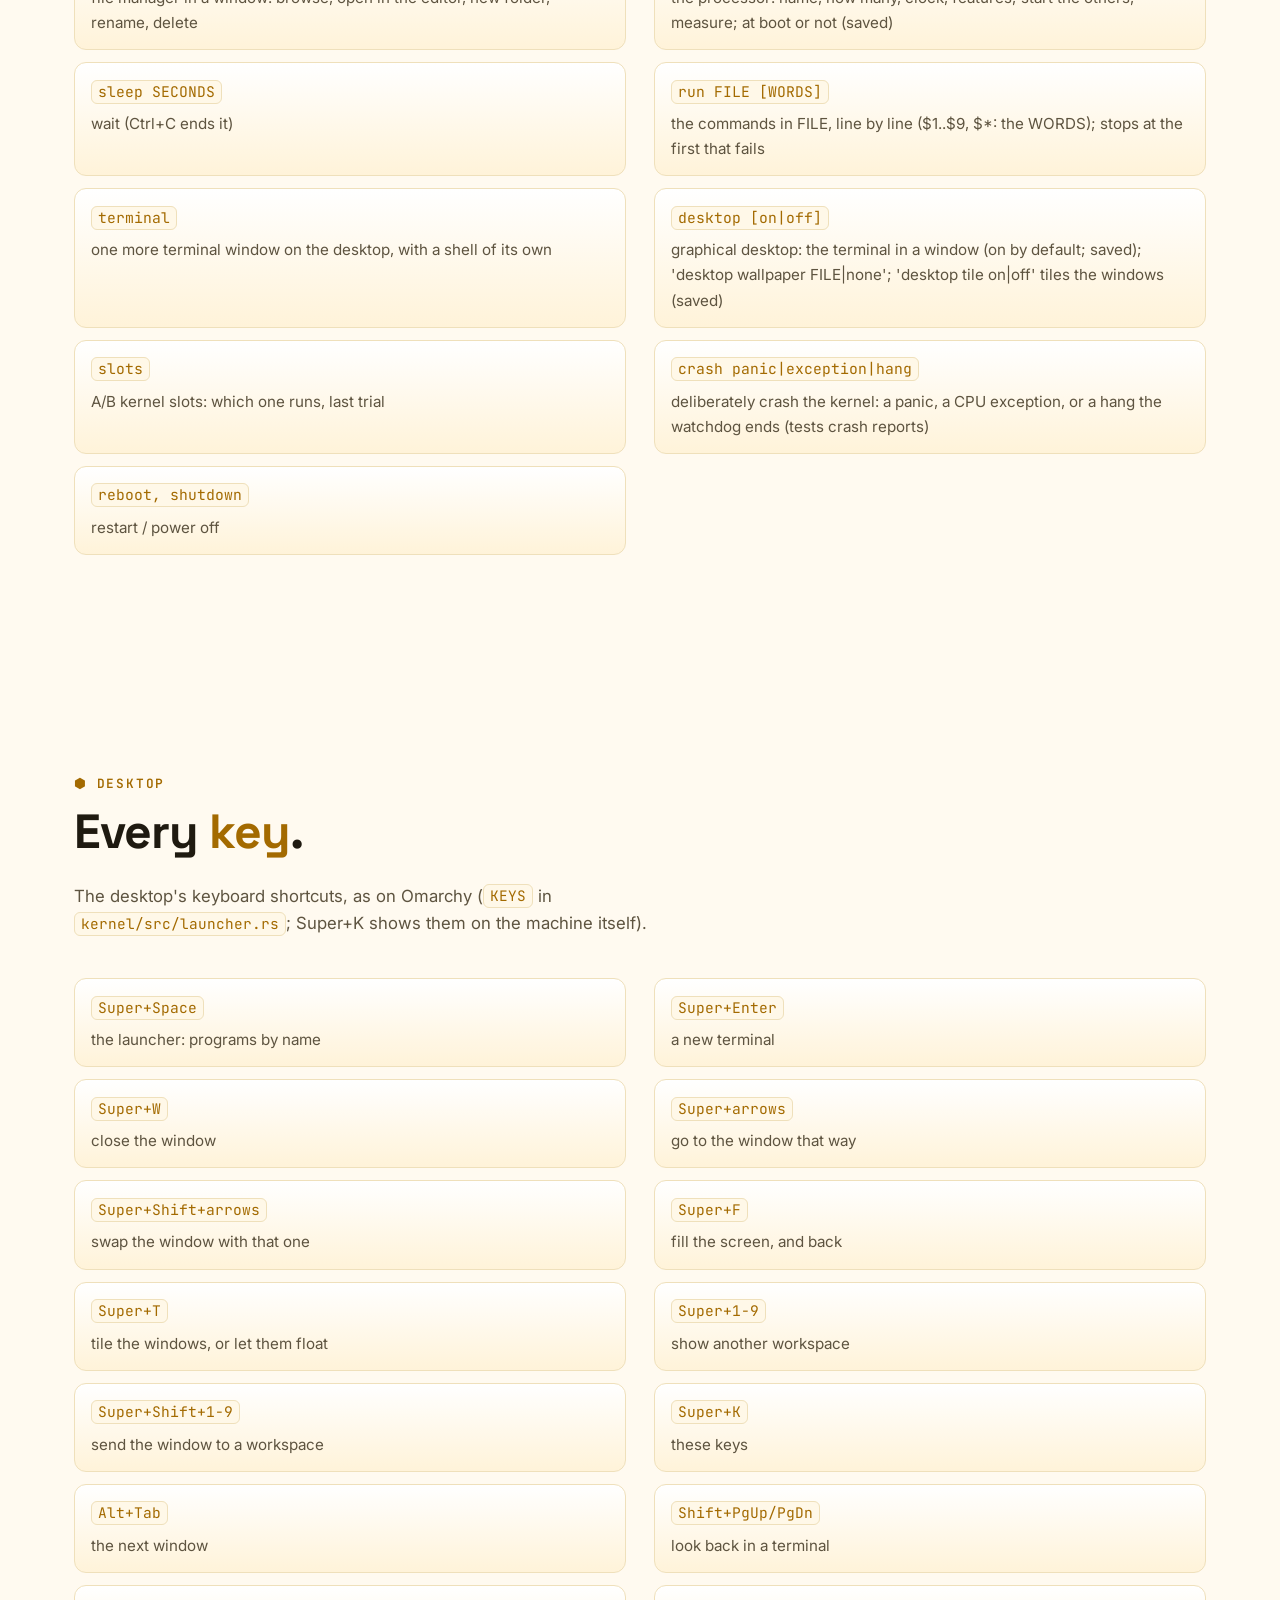
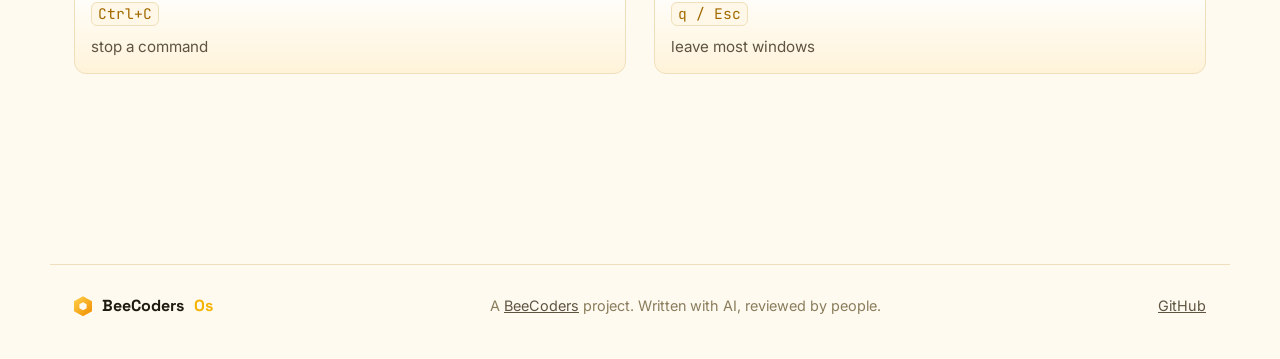
<file: website/commands.html>
<!doctype html>
<html lang="en">
<head>
<meta charset="utf-8">
<meta name="viewport" content="width=device-width, initial-scale=1">
<title>Commands — BeeCodersOs</title>
<meta name="description" content="Every command of BeeShell, the terminal of BeeCodersOs, and every desktop shortcut, as the OS's own help describes them.">
<meta name="theme-color" content="#0d0b07">
<link rel="icon" href="data:image/svg+xml,%3Csvg xmlns='http://www.w3.org/2000/svg' viewBox='0 0 100 100'%3E%3Cpolygon points='50,4 92,27 92,73 50,96 8,73 8,27' fill='%23f5b301'/%3E%3Cpolygon points='50,30 70,41 70,63 50,74 30,63 30,41' fill='%230d0b07'/%3E%3C/svg%3E">
<link rel="preconnect" href="https://fonts.googleapis.com">
<link rel="preconnect" href="https://fonts.gstatic.com" crossorigin>
<link href="https://fonts.googleapis.com/css2?family=Space+Grotesk:wght@500;700&family=Inter:wght@400;500;600&family=JetBrains+Mono:wght@400;600&display=swap" rel="stylesheet">
<link rel="stylesheet" href="style.css?v=329">
</head>
<body>

<a class="skip" href="#main">Skip to content</a>

<header class="top">
  <a class="brand" href="index.html"><span class="logo" aria-hidden="true"></span>BeeCoders<b>Os</b></a>
  <nav aria-label="Main">
    <a href="index.html#features">Features</a>
    <a href="index.html#progress">Progress</a>
    <a href="commands.html" aria-current="page">Commands</a>
    <a class="gh" href="https://github.com/bartbeecoders/beecodersos">GitHub</a>
  </nav>
</header>

<main id="main">
  <section class="wrap commands">
    <p class="kicker">BeeShell</p>
    <h2>Every <em>command</em>.</h2>
    <p class="sub">What <code>help</code> shows in BeeCodersOs build 329: 87 entries, taken from the
      OS's own source (<code>COMMANDS</code> in <code>kernel/src/shell.rs</code>), so this page says what the OS says.
      Paths can be relative; <code>"quotes"</code> group words.</p>
    <dl class="cmds">
      <div class="cmd"><dt><code>help</code></dt><dd>show this help</dd></div>
      <div class="cmd"><dt><code>whoami, users</code></dt><dd>who is logged in; the accounts (none: no login, everyone may do everything)</dd></div>
      <div class="cmd"><dt><code>useradd NAME [admin]</code></dt><dd>make an account (the first is an admin); userdel NAME; passwd [NAME]</dd></div>
      <div class="cmd"><dt><code>login, logout</code></dt><dd>log in at the console / log out (with accounts, the console asks at boot)</dd></div>
      <div class="cmd"><dt><code>clear</code></dt><dd>clear the screen (or Ctrl+L)</dd></div>
      <div class="cmd"><dt><code>echo TEXT [&gt; FILE]</code></dt><dd>print text, or write (&gt;) / append (&gt;&gt;) to a file</dd></div>
      <div class="cmd"><dt><code>ls [-s] [DIR]</code></dt><dd>list a directory (-s: files by size, largest first, and their total)</dd></div>
      <div class="cmd"><dt><code>cd [DIR], pwd</code></dt><dd>change / show the current directory</dd></div>
      <div class="cmd"><dt><code>cat FILE</code></dt><dd>show a file</dd></div>
      <div class="cmd"><dt><code>A | B</code></dt><dd>what A prints goes to B (cat, head, tail, sort, wc, grep): ls | grep txt | sort</dd></div>
      <div class="cmd"><dt><code>head|tail [-n N] FILE</code></dt><dd>the first / last N lines of a file (10 unless N is given)</dd></div>
      <div class="cmd"><dt><code>wc FILE</code></dt><dd>count the lines, words and bytes of a file</dd></div>
      <div class="cmd"><dt><code>sort [-r] [-u] FILE</code></dt><dd>the lines of a file in order (-r: last first, -u: each line once)</dd></div>
      <div class="cmd"><dt><code>grep [-i] TEXT PATH</code></dt><dd>lines that contain TEXT, in a file or every file of a folder</dd></div>
      <div class="cmd"><dt><code>touch FILE</code></dt><dd>create an empty file</dd></div>
      <div class="cmd"><dt><code>mkdir DIR</code></dt><dd>create a directory (with parents)</dd></div>
      <div class="cmd"><dt><code>rm PATH</code></dt><dd>remove a file or empty directory</dd></div>
      <div class="cmd"><dt><code>mv FROM TO</code></dt><dd>move / rename</dd></div>
      <div class="cmd"><dt><code>cp FROM TO</code></dt><dd>copy a file</dd></div>
      <div class="cmd"><dt><code>tree [DIR]</code></dt><dd>show a directory tree</dd></div>
      <div class="cmd"><dt><code>df</code></dt><dd>filesystem usage</dd></div>
      <div class="cmd"><dt><code>du [FOLDER]</code></dt><dd>how much each entry takes (folders with all inside), largest first</dd></div>
      <div class="cmd"><dt><code>find [FOLDER] TEXT</code></dt><dd>every path below FOLDER whose name contains TEXT (any case)</dd></div>
      <div class="cmd"><dt><code>layout [us|be]</code></dt><dd>show / change the keyboard layout</dd></div>
      <div class="cmd"><dt><code>history</code></dt><dd>previous commands (Up/Down to recall)</dd></div>
      <div class="cmd"><dt><code>mem, about</code></dt><dd>memory usage, system info</dd></div>
      <div class="cmd"><dt><code>calc EXPR</code></dt><dd>integer arithmetic: + - * / % ( )</dd></div>
      <div class="cmd"><dt><code>date, uptime</code></dt><dd>current date and time (in the time zone, and UTC), time since boot</dd></div>
      <div class="cmd"><dt><code>timezone [ZONE]</code></dt><dd>the time zone for date and the desktop clock: UTC, CET, +HH:MM (saved)</dd></div>
      <div class="cmd"><dt><code>log [N]</code></dt><dd>last N events from the event log</dd></div>
      <div class="cmd"><dt><code>wish TEXT</code></dt><dd>tell the OS what you&#x27;d like it to do</dd></div>
      <div class="cmd"><dt><code>feedback TEXT</code></dt><dd>tell the OS what could be better</dd></div>
      <div class="cmd"><dt><code>ask QUESTION</code></dt><dd>ask the AI (needs beehive on the host)</dd></div>
      <div class="cmd"><dt><code>explain</code></dt><dd>ask the AI about the last error or crash</dd></div>
      <div class="cmd"><dt><code>do TASK</code></dt><dd>the AI suggests commands for a task in plain words; they run if you say y</dd></div>
      <div class="cmd"><dt><code>update [auto on|off]</code></dt><dd>fetch a new kernel from the AI host and put it on trial</dd></div>
      <div class="cmd"><dt><code>ai control [on|off]</code></dt><dd>let the AI host run commands here and see the screen</dd></div>
      <div class="cmd"><dt><code>ai connect HOST NAME KEY</code></dt><dd>reach beehive over the network (ai disconnect: stop)</dd></div>
      <div class="cmd"><dt><code>ai [on|off]</code></dt><dd>AI bridge status; switch AI features on/off</dd></div>
      <div class="cmd"><dt><code>selftest</code></dt><dd>run the kernel self-tests</dd></div>
      <div class="cmd"><dt><code>net</code></dt><dd>network status; net dhcp | static IP/PREFIX [GW] | dns ADDR | off</dd></div>
      <div class="cmd"><dt><code>ping [-c N] HOST</code></dt><dd>check that a machine answers</dd></div>
      <div class="cmd"><dt><code>nslookup NAME</code></dt><dd>look up the address of a host name</dd></div>
      <div class="cmd"><dt><code>nc HOST PORT [TEXT]</code></dt><dd>open a TCP connection: type lines, see the answers</dd></div>
      <div class="cmd"><dt><code>httpd [on [PORT]|off]</code></dt><dd>status page for the local network (off by default)</dd></div>
      <div class="cmd"><dt><code>fileserver [on [PORT]|off]</code></dt><dd>one folder for programs on the network, with a key (off by default); fileserver key [new], fileserver folder DIR, fileserver link FILE [HOURS]</dd></div>
      <div class="cmd"><dt><code>vnc [on|off|password]</code></dt><dd>remote desktop: see and use this screen from a VNC viewer (off by default; not encrypted)</dd></div>
      <div class="cmd"><dt><code>remote [on|off]</code></dt><dd>remote shell with a password, not encrypted (off by default)</dd></div>
      <div class="cmd"><dt><code>wget URL [FILE]</code></dt><dd>fetch a web address (http://): show it or save it</dd></div>
      <div class="cmd"><dt><code>ntp [SERVER]</code></dt><dd>set the clock from a time server</dd></div>
      <div class="cmd"><dt><code>tftp get|put HOST FILE</code></dt><dd>copy a file from / to a TFTP server</dd></div>
      <div class="cmd"><dt><code>arp</code></dt><dd>neighbours learned on the local network</dd></div>
      <div class="cmd"><dt><code>lspci [-v]</code></dt><dd>list PCI devices (-v: what each one can do)</dd></div>
      <div class="cmd"><dt><code>install [DISK]</code></dt><dd>put the OS on a disk, or upgrade it (alone: list the disks)</dd></div>
      <div class="cmd"><dt><code>timer DURATION [MESSAGE]</code></dt><dd>a kitchen timer (5m, 1h30m, 90s): a window and a tune when it is up; &#x27;timer off N&#x27; cancels</dd></div>
      <div class="cmd"><dt><code>alarm HH:MM [MESSAGE]</code></dt><dd>an alarm at the next HH:MM on the local clock: a window and a tune (it is a timer: &#x27;timers&#x27;, &#x27;timer off N&#x27;)</dd></div>
      <div class="cmd"><dt><code>timers</code></dt><dd>the running timers and alarms, and what is left of them</dd></div>
      <div class="cmd"><dt><code>cal [MONTH YEAR]</code></dt><dd>a month&#x27;s calendar, weeks from Monday, today in [brackets]</dd></div>
      <div class="cmd"><dt><code>lsusb</code></dt><dd>USB controller and devices</dd></div>
      <div class="cmd"><dt><code>camera [raw|log]</code></dt><dd>USB cameras: the picture formats and sizes they offer (&#x27;raw&#x27;: the description as the camera gave it; &#x27;log&#x27;: what the driver noted)</dd></div>
      <div class="cmd"><dt><code>camera timelapse FILE.avi SECS [MIN]</code></dt><dd>a time-lapse video: a picture every SECS seconds, played back at 10 a second</dd></div>
      <div class="cmd"><dt><code>camera watch FOLDER [MIN]</code></dt><dd>a security camera: saves a picture in FOLDER whenever something moves (Ctrl+C stops)</dd></div>
      <div class="cmd"><dt><code>camera view</code></dt><dd>the camera live in a window, as in a mirror: s saves a picture, m mirrors, q leaves</dd></div>
      <div class="cmd"><dt><code>camera on [WxH] | off</code></dt><dd>leave the camera sending (then &#x27;camera&#x27; counts what arrives), or stop it</dd></div>
      <div class="cmd"><dt><code>camera snap FILE [WxH]</code></dt><dd>take a picture with the USB camera (640x480 unless asked): JPEG, PNG or BMP by the name</dd></div>
      <div class="cmd"><dt><code>camera record FILE.avi SECS</code></dt><dd>film with the USB camera into a Motion JPEG video (play it with &#x27;play&#x27;)</dd></div>
      <div class="cmd"><dt><code>threads</code></dt><dd>what runs side by side inside the kernel</dd></div>
      <div class="cmd"><dt><code>monitor</code></dt><dd>system monitor in a window: work per processor, memory, network, threads</dd></div>
      <div class="cmd"><dt><code>view FILE|FOLDER</code></dt><dd>show a picture (JPEG, PNG, GIF, BMP or PPM) in a window; animated GIFs play; the arrow keys go through the folder&#x27;s pictures</dd></div>
      <div class="cmd"><dt><code>sound [volume N]</code></dt><dd>the sound card, its outputs and volume (0-100)</dd></div>
      <div class="cmd"><dt><code>beep [HZ|NOTE [MS]]</code></dt><dd>play a tone (default 880 Hz, 300 ms; notes like a4, c#5)</dd></div>
      <div class="cmd"><dt><code>play FILE.wav|.avi</code></dt><dd>play a WAV file, or a Motion-JPEG AVI video in a window</dd></div>
      <div class="cmd"><dt><code>tune [save FILE.wav] NOTES</code></dt><dd>play notes like c5 e5 g5 c6:500 (r rests), or save them as a WAV file</dd></div>
      <div class="cmd"><dt><code>record FILE.gif|.avi SECS</code></dt><dd>film the screen for SECS seconds (1-60): an animated GIF, or an MJPEG video</dd></div>
      <div class="cmd"><dt><code>screenshot FILE</code></dt><dd>save the screen as a picture (FILE.jpg: JPEG, .png: PNG, .gif: GIF, otherwise BMP)</dd></div>
      <div class="cmd"><dt><code>display [mode WxH]</code></dt><dd>screen: driver, resolution; &#x27;display font 1|2|auto&#x27;; &#x27;display test&#x27;; &#x27;display speed&#x27;</dd></div>
      <div class="cmd"><dt><code>edit FILE</code></dt><dd>text editor in a window on the desktop (Ctrl+S saves, Ctrl+Q leaves)</dd></div>
      <div class="cmd"><dt><code>browse URL|FILE|WORDS</code></dt><dd>web page viewer in a window: http:// pages, HTML files, or a search; Tab/Enter/click follow links</dd></div>
      <div class="cmd"><dt><code>files [FOLDER]</code></dt><dd>file manager in a window: browse, open in the editor, new folder, rename, delete</dd></div>
      <div class="cmd"><dt><code>cpu [start|test|auto on|off]</code></dt><dd>the processor: name, how many, clock, features; start the others; measure; at boot or not (saved)</dd></div>
      <div class="cmd"><dt><code>sleep SECONDS</code></dt><dd>wait (Ctrl+C ends it)</dd></div>
      <div class="cmd"><dt><code>run FILE [WORDS]</code></dt><dd>the commands in FILE, line by line ($1..$9, $*: the WORDS); stops at the first that fails</dd></div>
      <div class="cmd"><dt><code>terminal</code></dt><dd>one more terminal window on the desktop, with a shell of its own</dd></div>
      <div class="cmd"><dt><code>desktop [on|off]</code></dt><dd>graphical desktop: the terminal in a window (on by default; saved); &#x27;desktop wallpaper FILE|none&#x27;; &#x27;desktop tile on|off&#x27; tiles the windows (saved)</dd></div>
      <div class="cmd"><dt><code>slots</code></dt><dd>A/B kernel slots: which one runs, last trial</dd></div>
      <div class="cmd"><dt><code>crash panic|exception|hang</code></dt><dd>deliberately crash the kernel: a panic, a CPU exception, or a hang the watchdog ends (tests crash reports)</dd></div>
      <div class="cmd"><dt><code>reboot, shutdown</code></dt><dd>restart / power off</dd></div>
    </dl>
  </section>
  <section class="wrap commands" id="keys">
    <p class="kicker">Desktop</p>
    <h2>Every <em>key</em>.</h2>
    <p class="sub">The desktop's keyboard shortcuts, as on Omarchy (<code>KEYS</code> in <code>kernel/src/launcher.rs</code>;
      Super+K shows them on the machine itself).</p>
    <dl class="cmds">
      <div class="cmd"><dt><kbd>Super+Space</kbd></dt><dd>the launcher: programs by name</dd></div>
      <div class="cmd"><dt><kbd>Super+Enter</kbd></dt><dd>a new terminal</dd></div>
      <div class="cmd"><dt><kbd>Super+W</kbd></dt><dd>close the window</dd></div>
      <div class="cmd"><dt><kbd>Super+arrows</kbd></dt><dd>go to the window that way</dd></div>
      <div class="cmd"><dt><kbd>Super+Shift+arrows</kbd></dt><dd>swap the window with that one</dd></div>
      <div class="cmd"><dt><kbd>Super+F</kbd></dt><dd>fill the screen, and back</dd></div>
      <div class="cmd"><dt><kbd>Super+T</kbd></dt><dd>tile the windows, or let them float</dd></div>
      <div class="cmd"><dt><kbd>Super+1-9</kbd></dt><dd>show another workspace</dd></div>
      <div class="cmd"><dt><kbd>Super+Shift+1-9</kbd></dt><dd>send the window to a workspace</dd></div>
      <div class="cmd"><dt><kbd>Super+K</kbd></dt><dd>these keys</dd></div>
      <div class="cmd"><dt><kbd>Alt+Tab</kbd></dt><dd>the next window</dd></div>
      <div class="cmd"><dt><kbd>Shift+PgUp/PgDn</kbd></dt><dd>look back in a terminal</dd></div>
      <div class="cmd"><dt><kbd>Ctrl+C</kbd></dt><dd>stop a command</dd></div>
      <div class="cmd"><dt><kbd>q / Esc</kbd></dt><dd>leave most windows</dd></div>
    </dl>
  </section>
</main>

<footer class="wrap foot">
  <span class="brand small"><span class="logo" aria-hidden="true"></span>BeeCoders<b>Os</b></span>
  <p>A <a href="https://beecoders.com">BeeCoders</a> project. Written with AI, reviewed by people.</p>
  <a href="https://github.com/bartbeecoders/beecodersos">GitHub</a>
</footer>

</body>
</html>
</file>
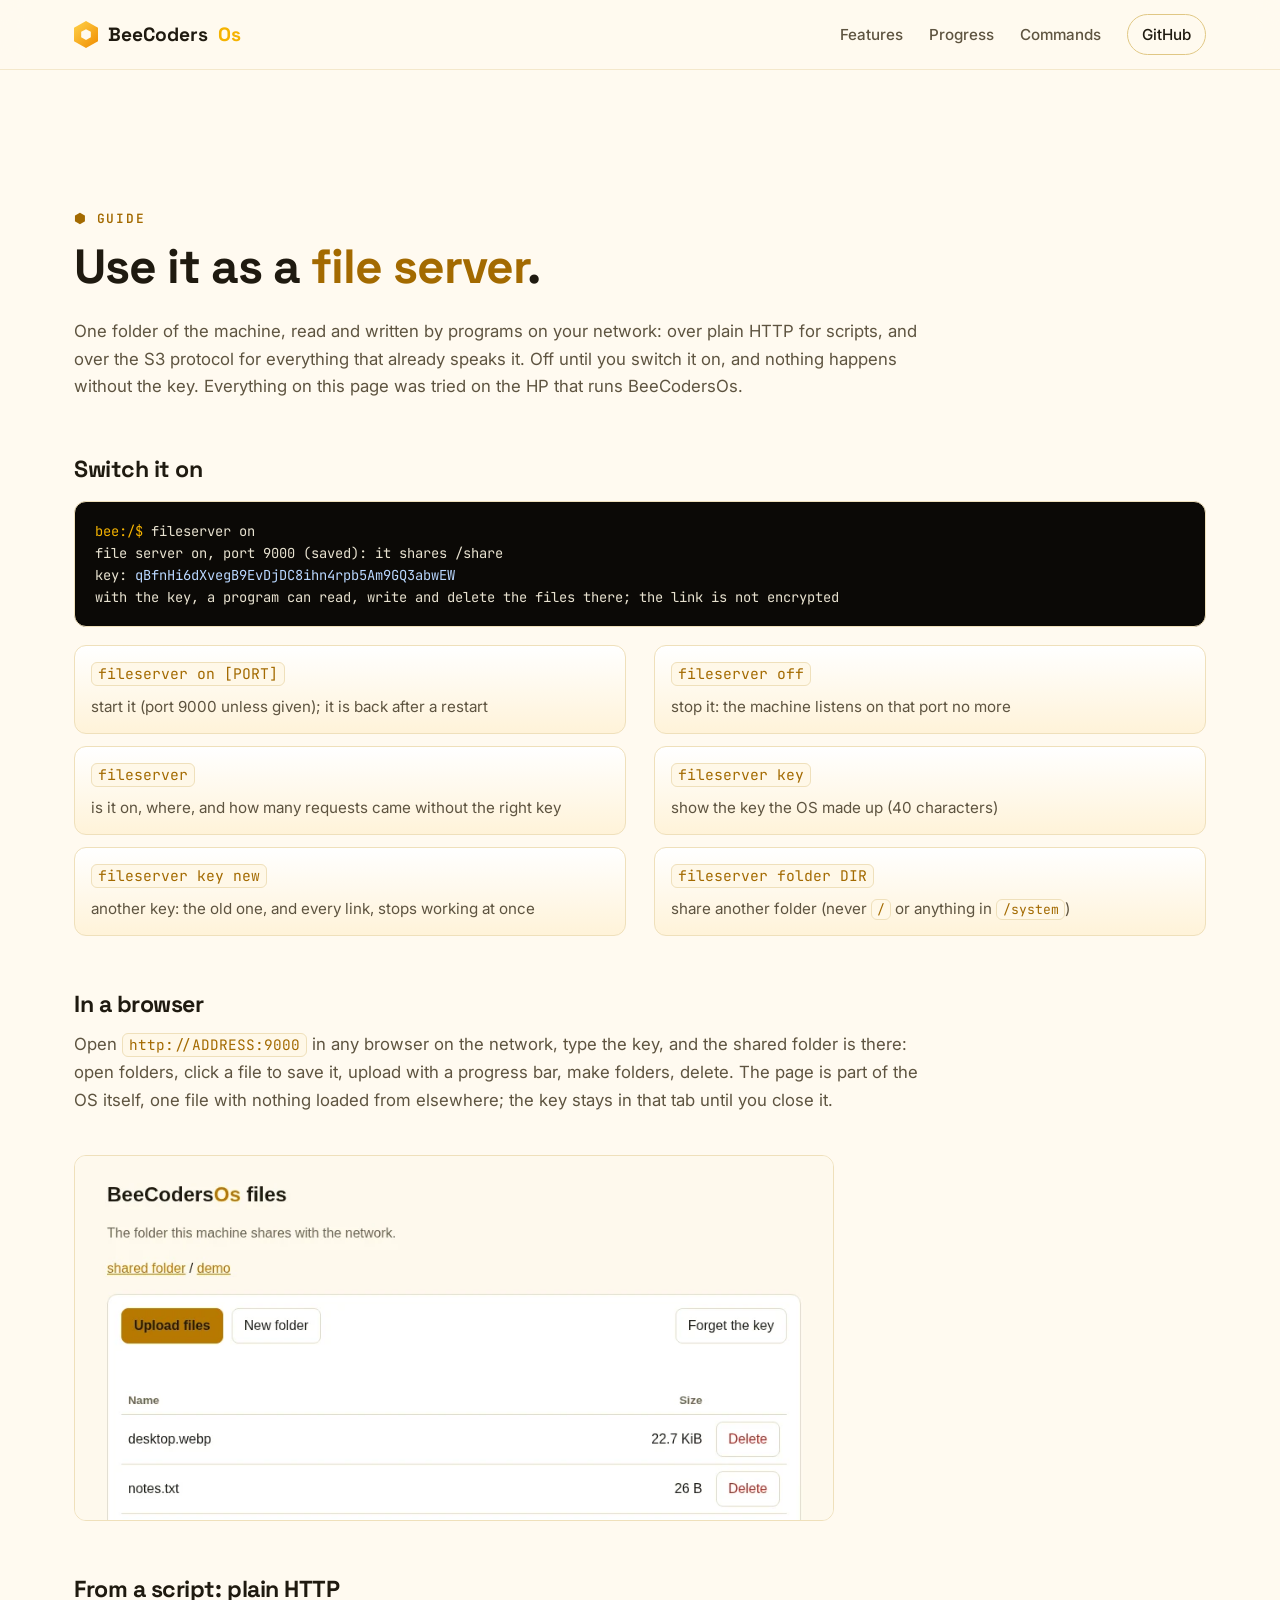
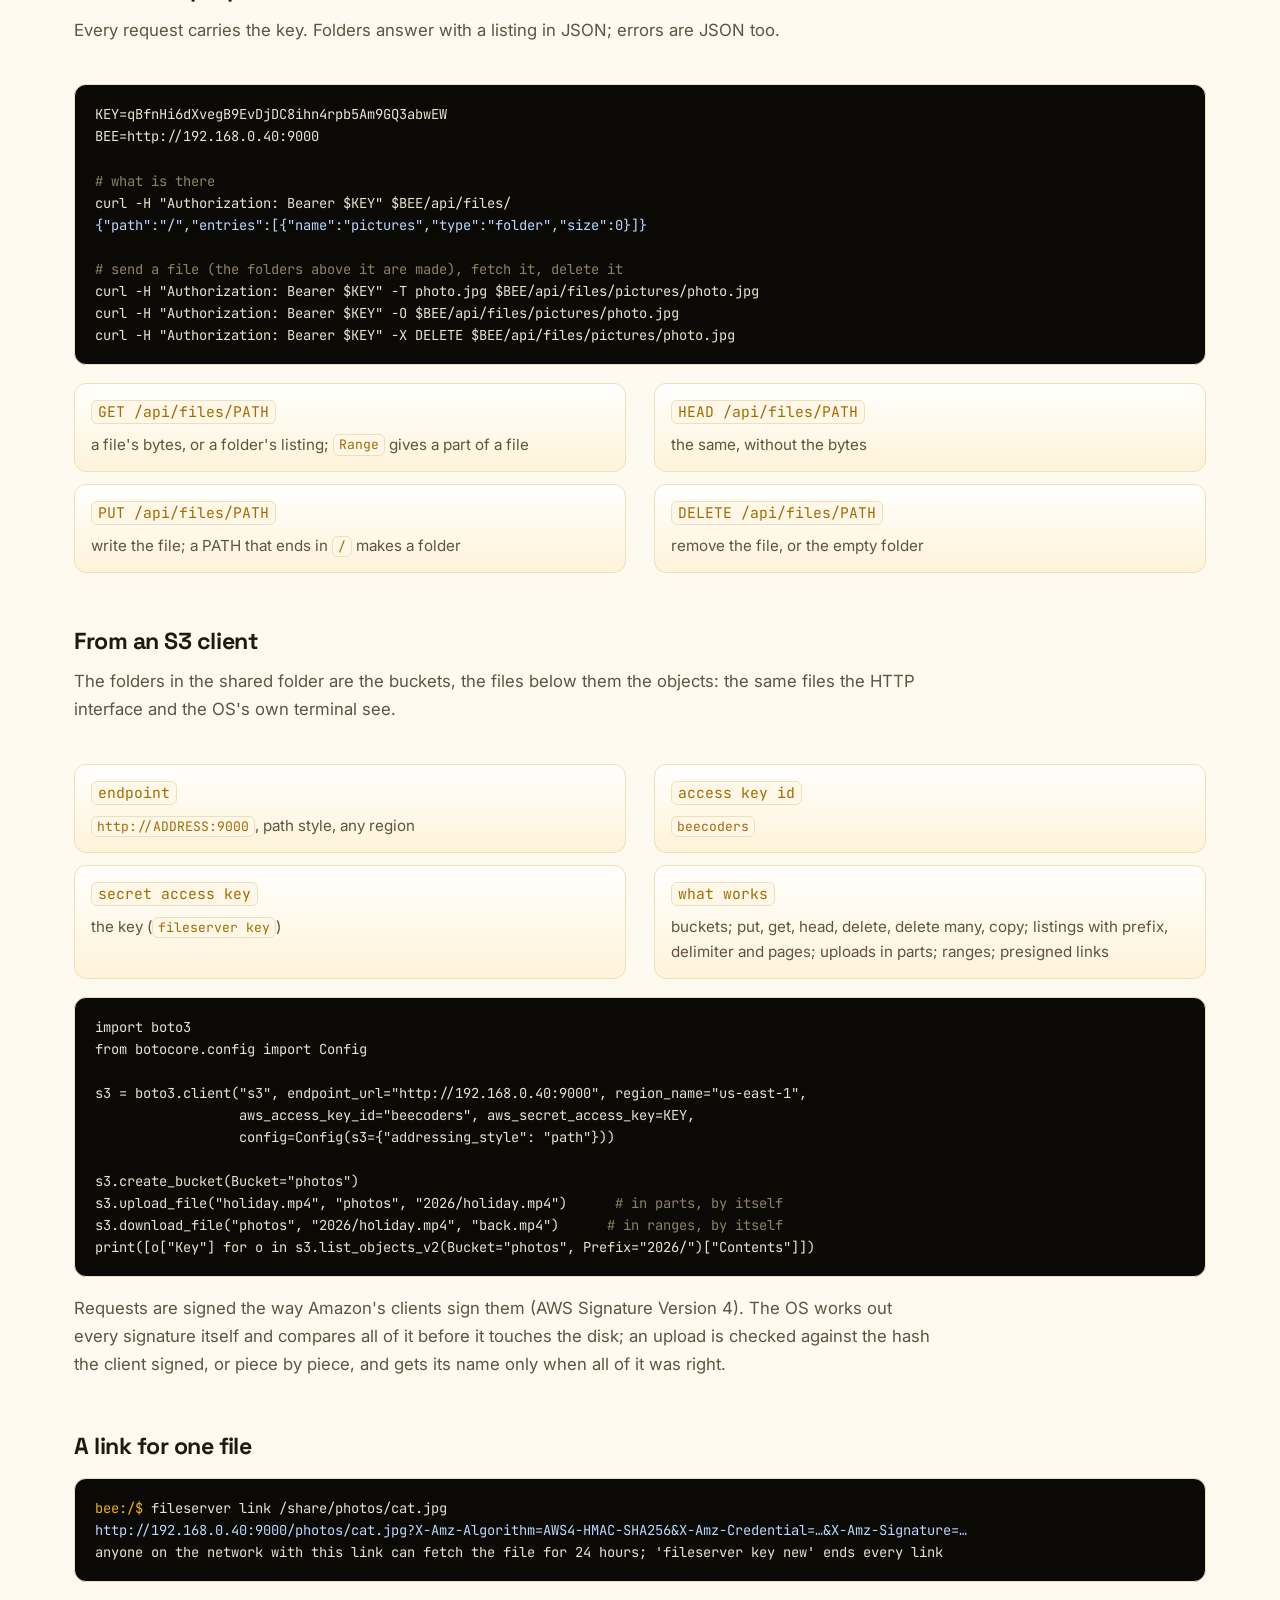
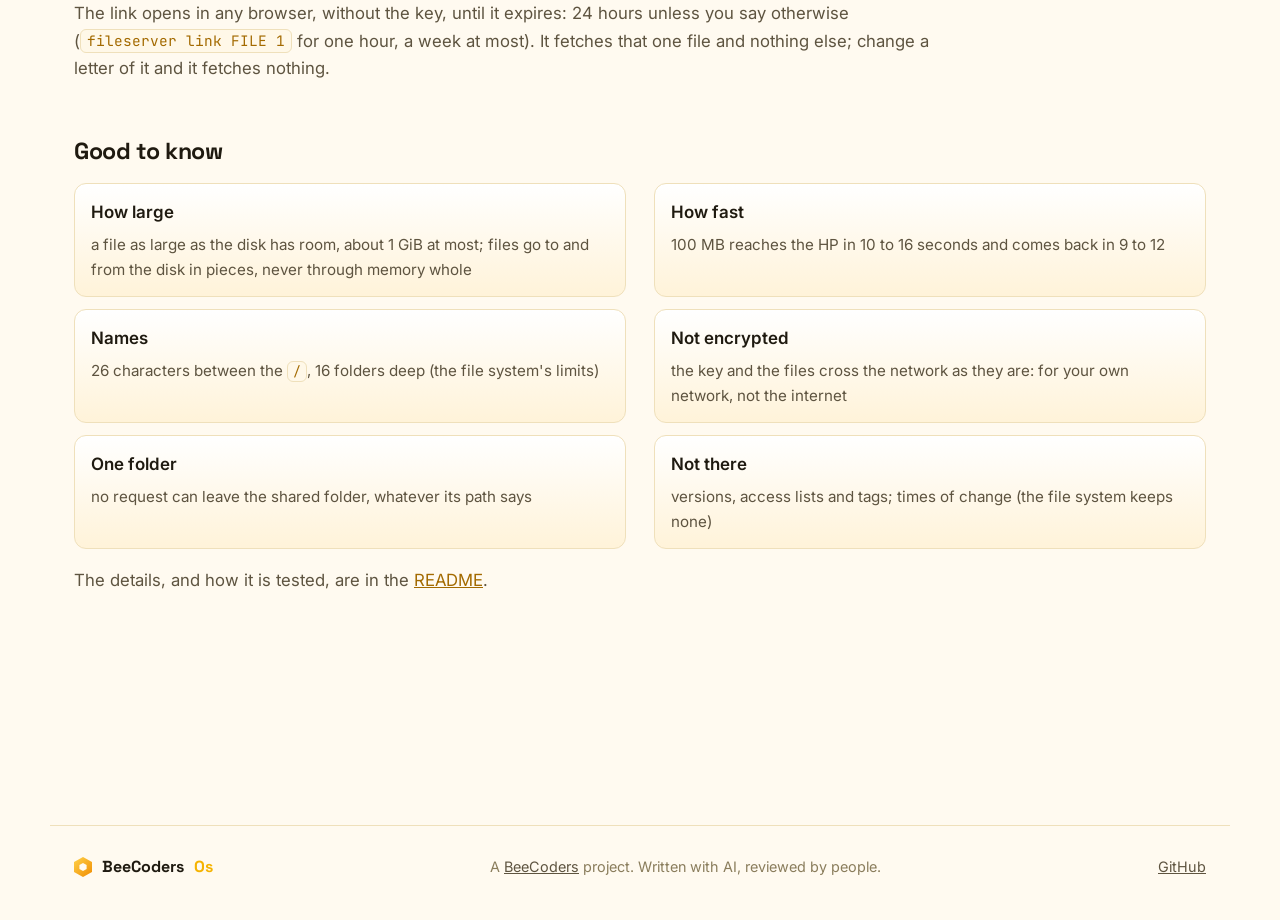
<file: website/fileserver.html>
<!doctype html>
<html lang="en">
<head>
<meta charset="utf-8">
<meta name="viewport" content="width=device-width, initial-scale=1">
<title>File server — BeeCodersOs</title>
<meta name="description" content="How to use BeeCodersOs as a file server: one folder shared with the local network over a REST interface and the S3 protocol, with a key, links that expire, and files up to a gigabyte.">
<meta name="theme-color" content="#0d0b07">
<link rel="icon" href="data:image/svg+xml,%3Csvg xmlns='http://www.w3.org/2000/svg' viewBox='0 0 100 100'%3E%3Cpolygon points='50,4 92,27 92,73 50,96 8,73 8,27' fill='%23f5b301'/%3E%3Cpolygon points='50,30 70,41 70,63 50,74 30,63 30,41' fill='%230d0b07'/%3E%3C/svg%3E">
<link rel="preconnect" href="https://fonts.googleapis.com">
<link rel="preconnect" href="https://fonts.gstatic.com" crossorigin>
<link href="https://fonts.googleapis.com/css2?family=Space+Grotesk:wght@500;700&family=Inter:wght@400;500;600&family=JetBrains+Mono:wght@400;600&display=swap" rel="stylesheet">
<link rel="stylesheet" href="style.css?v=349">
</head>
<body>

<a class="skip" href="#main">Skip to content</a>

<header class="top">
  <a class="brand" href="index.html"><span class="logo" aria-hidden="true"></span>BeeCoders<b>Os</b></a>
  <nav aria-label="Main">
    <a href="index.html#features">Features</a>
    <a href="index.html#progress">Progress</a>
    <a href="commands.html">Commands</a>
    <a class="gh" href="https://github.com/bartbeecoders/beecodersos">GitHub</a>
  </nav>
</header>

<main id="main">
  <section class="wrap commands guide">
    <p class="kicker">Guide</p>
    <h2>Use it as a <em>file server</em>.</h2>
    <p class="sub">One folder of the machine, read and written by programs on your network: over plain HTTP for scripts,
      and over the S3 protocol for everything that already speaks it. Off until you switch it on, and nothing happens
      without the key. Everything on this page was tried on the HP that runs BeeCodersOs.</p>

    <h3 id="on">Switch it on</h3>
    <pre class="code"><span class="p">bee:/$ </span>fileserver on
file server on, port 9000 (saved): it shares /share
key: <span class="m">qBfnHi6dXvegB9EvDjDC8ihn4rpb5Am9GQ3abwEW</span>
with the key, a program can read, write and delete the files there; the link is not encrypted</pre>
    <dl class="cmds">
      <div class="cmd"><dt><code>fileserver on [PORT]</code></dt><dd>start it (port 9000 unless given); it is back after a restart</dd></div>
      <div class="cmd"><dt><code>fileserver off</code></dt><dd>stop it: the machine listens on that port no more</dd></div>
      <div class="cmd"><dt><code>fileserver</code></dt><dd>is it on, where, and how many requests came without the right key</dd></div>
      <div class="cmd"><dt><code>fileserver key</code></dt><dd>show the key the OS made up (40 characters)</dd></div>
      <div class="cmd"><dt><code>fileserver key new</code></dt><dd>another key: the old one, and every link, stops working at once</dd></div>
      <div class="cmd"><dt><code>fileserver folder DIR</code></dt><dd>share another folder (never <code>/</code> or anything in <code>/system</code>)</dd></div>
    </dl>

    <h3 id="browser">In a browser</h3>
    <p class="sub">Open <code>http://ADDRESS:9000</code> in any browser on the network, type the key, and the shared folder
      is there: open folders, click a file to save it, upload with a progress bar, make folders, delete. The page is
      part of the OS itself, one file with nothing loaded from elsewhere; the key stays in that tab until you close it.</p>
    <img class="shot" src="img/fileserver-ui.webp" width="900" height="433" loading="lazy" alt="The file server's page in a browser: the folder 'demo' of the shared folder with two files, their sizes, a Delete button for each, and buttons to upload files, make a folder and forget the key.">

    <h3 id="rest">From a script: plain HTTP</h3>
    <p class="sub">Every request carries the key. Folders answer with a listing in JSON; errors are JSON too.</p>
    <pre class="code">KEY=qBfnHi6dXvegB9EvDjDC8ihn4rpb5Am9GQ3abwEW
BEE=http://192.168.0.40:9000

<span class="d"># what is there</span>
curl -H "Authorization: Bearer $KEY" $BEE/api/files/
<span class="m">{"path":"/","entries":[{"name":"pictures","type":"folder","size":0}]}</span>

<span class="d"># send a file (the folders above it are made), fetch it, delete it</span>
curl -H "Authorization: Bearer $KEY" -T photo.jpg $BEE/api/files/pictures/photo.jpg
curl -H "Authorization: Bearer $KEY" -O $BEE/api/files/pictures/photo.jpg
curl -H "Authorization: Bearer $KEY" -X DELETE $BEE/api/files/pictures/photo.jpg</pre>
    <dl class="cmds">
      <div class="cmd"><dt><code>GET /api/files/PATH</code></dt><dd>a file's bytes, or a folder's listing; <code>Range</code> gives a part of a file</dd></div>
      <div class="cmd"><dt><code>HEAD /api/files/PATH</code></dt><dd>the same, without the bytes</dd></div>
      <div class="cmd"><dt><code>PUT /api/files/PATH</code></dt><dd>write the file; a PATH that ends in <code>/</code> makes a folder</dd></div>
      <div class="cmd"><dt><code>DELETE /api/files/PATH</code></dt><dd>remove the file, or the empty folder</dd></div>
    </dl>

    <h3 id="s3">From an S3 client</h3>
    <p class="sub">The folders in the shared folder are the buckets, the files below them the objects: the same files the
      HTTP interface and the OS's own terminal see.</p>
    <dl class="cmds">
      <div class="cmd"><dt><code>endpoint</code></dt><dd><code>http://ADDRESS:9000</code>, path style, any region</dd></div>
      <div class="cmd"><dt><code>access key id</code></dt><dd><code>beecoders</code></dd></div>
      <div class="cmd"><dt><code>secret access key</code></dt><dd>the key (<code>fileserver key</code>)</dd></div>
      <div class="cmd"><dt><code>what works</code></dt><dd>buckets; put, get, head, delete, delete many, copy; listings with prefix, delimiter and pages; uploads in parts; ranges; presigned links</dd></div>
    </dl>
    <pre class="code">import boto3
from botocore.config import Config

s3 = boto3.client("s3", endpoint_url="http://192.168.0.40:9000", region_name="us-east-1",
                  aws_access_key_id="beecoders", aws_secret_access_key=KEY,
                  config=Config(s3={"addressing_style": "path"}))

s3.create_bucket(Bucket="photos")
s3.upload_file("holiday.mp4", "photos", "2026/holiday.mp4")      <span class="d"># in parts, by itself</span>
s3.download_file("photos", "2026/holiday.mp4", "back.mp4")      <span class="d"># in ranges, by itself</span>
print([o["Key"] for o in s3.list_objects_v2(Bucket="photos", Prefix="2026/")["Contents"]])</pre>
    <p class="sub">Requests are signed the way Amazon's clients sign them (AWS Signature Version 4). The OS works out
      every signature itself and compares all of it before it touches the disk; an upload is checked against the
      hash the client signed, or piece by piece, and gets its name only when all of it was right.</p>

    <h3 id="links">A link for one file</h3>
    <pre class="code"><span class="p">bee:/$ </span>fileserver link /share/photos/cat.jpg
<span class="m">http://192.168.0.40:9000/photos/cat.jpg?X-Amz-Algorithm=AWS4-HMAC-SHA256&amp;X-Amz-Credential=…&amp;X-Amz-Signature=…</span>
anyone on the network with this link can fetch the file for 24 hours; 'fileserver key new' ends every link</pre>
    <p class="sub">The link opens in any browser, without the key, until it expires: 24 hours unless you say otherwise
      (<code>fileserver link FILE 1</code> for one hour, a week at most). It fetches that one file and nothing else; change
      a letter of it and it fetches nothing.</p>

    <h3 id="limits">Good to know</h3>
    <dl class="cmds">
      <div class="cmd"><dt>How large</dt><dd>a file as large as the disk has room, about 1 GiB at most; files go to and from the disk in pieces, never through memory whole</dd></div>
      <div class="cmd"><dt>How fast</dt><dd>100 MB reaches the HP in 10 to 16 seconds and comes back in 9 to 12</dd></div>
      <div class="cmd"><dt>Names</dt><dd>26 characters between the <code>/</code>, 16 folders deep (the file system's limits)</dd></div>
      <div class="cmd"><dt>Not encrypted</dt><dd>the key and the files cross the network as they are: for your own network, not the internet</dd></div>
      <div class="cmd"><dt>One folder</dt><dd>no request can leave the shared folder, whatever its path says</dd></div>
      <div class="cmd"><dt>Not there</dt><dd>versions, access lists and tags; times of change (the file system keeps none)</dd></div>
    </dl>
    <p class="sub">The details, and how it is tested, are in the
      <a href="https://github.com/bartbeecoders/beecodersos#file-server-fileserver-rest-and-s3--works-on-the-hp">README</a>.</p>
  </section>
</main>

<footer class="wrap foot">
  <span class="brand small"><span class="logo" aria-hidden="true"></span>BeeCoders<b>Os</b></span>
  <p>A <a href="https://beecoders.com">BeeCoders</a> project. Written with AI, reviewed by people.</p>
  <a href="https://github.com/bartbeecoders/beecodersos">GitHub</a>
</footer>

</body>
</html>
</file>
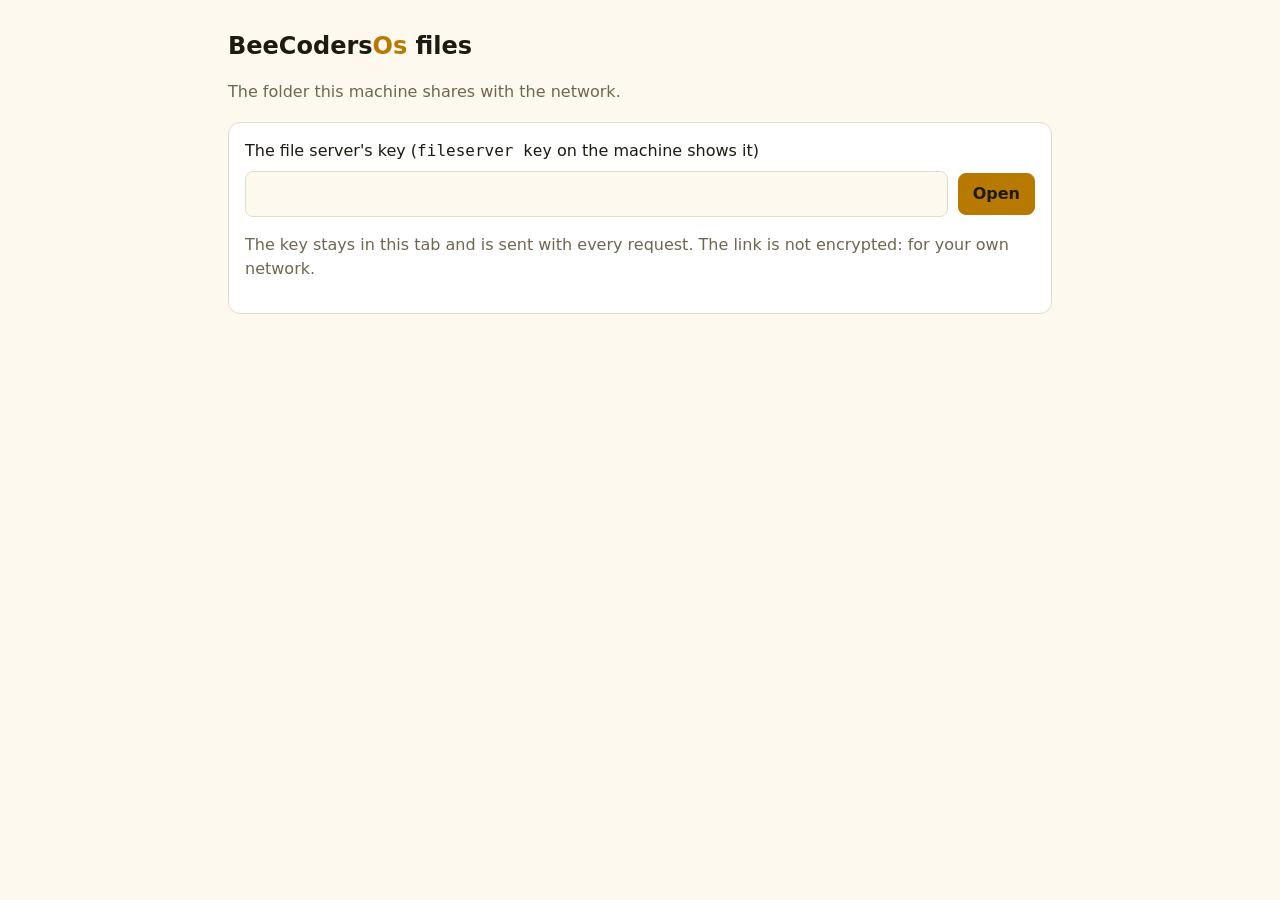
<file: kernel/src/fileserver_ui.html>
<!doctype html>
<html lang="en">
<head>
<meta charset="utf-8">
<meta name="viewport" content="width=device-width, initial-scale=1">
<title>Files — BeeCodersOs</title>
<style>
  :root { --bg: #fdf9ee; --card: #fff; --line: #e6dcc0; --ink: #1d1a12; --muted: #6f6650; --honey: #b87900; --bad: #b3261e; }
  @media (prefers-color-scheme: dark) { :root { --bg: #0d0b07; --card: #17130c; --line: #3a301c; --ink: #f1ead8; --muted: #a59a7c; --honey: #f5b301; --bad: #ff8a80; } }
  * { box-sizing: border-box; }
  body { margin: 0; background: var(--bg); color: var(--ink); font: 16px/1.5 system-ui, sans-serif; }
  main { max-width: 860px; margin: 0 auto; padding: 28px 18px 60px; }
  h1 { margin: 0 0 4px; font-size: 1.5rem; }
  h1 b { color: var(--honey); }
  .muted { color: var(--muted); }
  .card { background: var(--card); border: 1px solid var(--line); border-radius: 12px; padding: 16px; margin-top: 18px; }
  input[type=password], input[type=text] { width: 100%; padding: 10px 12px; border: 1px solid var(--line); border-radius: 8px; background: var(--bg); color: var(--ink); font: inherit; }
  button { padding: 8px 14px; border: 1px solid var(--line); border-radius: 8px; background: var(--card); color: var(--ink); font: inherit; cursor: pointer; }
  button.main { background: var(--honey); border-color: var(--honey); color: #1d1a12; font-weight: 600; }
  button.bad { color: var(--bad); }
  button:focus-visible, a:focus-visible, input:focus-visible { outline: 2px solid var(--honey); outline-offset: 2px; }
  .row { display: flex; gap: 10px; align-items: center; flex-wrap: wrap; }
  .grow { flex: 1; min-width: 180px; }
  nav { margin-top: 18px; overflow-wrap: anywhere; }
  a { color: var(--honey); }
  table { width: 100%; border-collapse: collapse; margin-top: 8px; }
  th { text-align: left; font-weight: 600; color: var(--muted); font-size: .85rem; padding: 6px 8px; }
  td { padding: 8px; border-top: 1px solid var(--line); overflow-wrap: anywhere; }
  td.size, th.size { text-align: right; white-space: nowrap; }
  td.act { text-align: right; white-space: nowrap; width: 1%; }
  .name { background: none; border: 0; padding: 0; color: var(--ink); text-align: left; }
  .name.folder { font-weight: 600; }
  .name:hover { color: var(--honey); }
  #note { min-height: 1.5em; margin-top: 12px; }
  #note.bad { color: var(--bad); }
  progress { width: 100%; margin-top: 10px; }
  [hidden] { display: none !important; }
</style>
</head>
<body>
<main>
  <h1>BeeCoders<b>Os</b> files</h1>
  <p class="muted" id="where">The folder this machine shares with the network.</p>

  <form class="card" id="login">
    <label for="key">The file server's key (<code>fileserver key</code> on the machine shows it)</label>
    <div class="row" style="margin-top:8px">
      <input class="grow" id="key" type="password" autocomplete="off" required>
      <button class="main">Open</button>
    </div>
    <p class="muted">The key stays in this tab and is sent with every request. The link is not encrypted: for your own network.</p>
  </form>

  <section id="files" hidden>
    <nav id="path" aria-label="Folder"></nav>
    <div class="card">
      <div class="row">
        <button class="main" id="upload">Upload files</button>
        <button id="mkdir">New folder</button>
        <span class="grow"></span>
        <button id="leave">Forget the key</button>
      </div>
      <input id="pick" type="file" multiple hidden>
      <progress id="bar" max="1" value="0" hidden></progress>
      <p id="note" role="status"></p>
      <table>
        <thead><tr><th>Name</th><th class="size">Size</th><th></th></tr></thead>
        <tbody id="list"></tbody>
      </table>
    </div>
  </section>
</main>
<script>
"use strict";
const $ = (id) => document.getElementById(id);
let key = "", here = [];

// A key given after # in the address is taken and removed from the address.
if (location.hash.startsWith("#key=")) {
  sessionStorage.setItem("key", decodeURIComponent(location.hash.slice(5)));
  history.replaceState(null, "", location.pathname);
}

const url = (names) => "/api/files/" + names.map(encodeURIComponent).join("/");
const call = (method, target, body) => fetch(target, { method, body, headers: { Authorization: "Bearer " + key } });
const note = (text, bad) => { $("note").textContent = text; $("note").className = bad ? "bad" : ""; };
const why = async (answer) => { try { return (await answer.json()).error; } catch { return answer.status + " " + answer.statusText; } };
const size = (n) => n < 1024 ? n + " B" : n < 1048576 ? (n / 1024).toFixed(1) + " KiB" : n < 1073741824 ? (n / 1048576).toFixed(1) + " MiB" : (n / 1073741824).toFixed(2) + " GiB";

function forget(message) {
  key = ""; sessionStorage.removeItem("key");
  $("files").hidden = true; $("login").hidden = false; $("key").value = "";
  if (message) { $("where").textContent = message; }
}

async function show(names) {
  const answer = await call("GET", url(names) + (names.length ? "/" : ""));
  if (answer.status === 401) { return forget("That is not the key."); }
  if (!answer.ok) { return note(await why(answer), true); }
  const folder = await answer.json();
  here = names;
  $("login").hidden = true; $("files").hidden = false;
  $("where").textContent = "The folder this machine shares with the network.";
  const path = $("path"); path.textContent = "";
  [["shared folder", []], ...names.map((n, i) => [n, names.slice(0, i + 1)])].forEach(([label, to], i) => {
    if (i) { path.append(" / "); }
    const a = document.createElement("a"); a.href = "#"; a.textContent = label;
    a.onclick = (e) => { e.preventDefault(); show(to); };
    path.append(a);
  });
  const list = $("list"); list.textContent = "";
  if (!folder.entries.length) {
    const row = list.insertRow(); const cell = row.insertCell(); cell.colSpan = 3; cell.className = "muted"; cell.textContent = "Nothing here yet.";
  }
  for (const entry of folder.entries) {
    const row = list.insertRow(), isFolder = entry.type === "folder", to = [...names, entry.name];
    const open = document.createElement("button");
    open.className = "name" + (isFolder ? " folder" : ""); open.textContent = entry.name + (isFolder ? "/" : "");
    open.onclick = () => isFolder ? show(to) : download(to);
    row.insertCell().append(open);
    const s = row.insertCell(); s.className = "size"; s.textContent = isFolder ? "" : size(entry.size);
    const del = document.createElement("button"); del.className = "bad"; del.textContent = "Delete";
    del.setAttribute("aria-label", "Delete " + entry.name);
    del.onclick = () => remove(to, isFolder);
    const act = row.insertCell(); act.className = "act"; act.append(del);
  }
}

// A file is fetched through a link the machine makes for it (so that the
// browser saves it piece by piece); a file in the shared folder itself, for
// which there are no links, is fetched whole.
async function download(names) {
  const answer = await call("GET", "/api/link/" + names.map(encodeURIComponent).join("/"));
  if (answer.ok) { location.href = (await answer.json()).link; return; }
  const file = await call("GET", url(names));
  if (!file.ok) { return note(await why(file), true); }
  const a = document.createElement("a");
  a.href = URL.createObjectURL(await file.blob()); a.download = names[names.length - 1];
  a.click(); URL.revokeObjectURL(a.href);
}

async function remove(names, isFolder) {
  const name = names[names.length - 1];
  if (!confirm("Delete " + name + (isFolder ? " (it must be empty)" : "") + "?")) { return; }
  const answer = await call("DELETE", url(names));
  note(answer.ok ? name + " is deleted." : name + ": " + await why(answer), !answer.ok);
  show(here);
}

function send(file, names) {
  return new Promise((done) => {
    const request = new XMLHttpRequest();
    request.open("PUT", url(names));
    request.setRequestHeader("Authorization", "Bearer " + key);
    request.upload.onprogress = (e) => { $("bar").value = e.loaded / Math.max(1, e.total); };
    request.onload = () => done(request.status < 300 ? "" : (JSON.parse(request.responseText || "{}").error || request.statusText));
    request.onerror = () => done("the connection broke");
    request.send(file);
  });
}

$("upload").onclick = () => $("pick").click();
$("pick").onchange = async () => {
  const files = [...$("pick").files], failed = [];
  $("bar").hidden = false;
  for (const [i, file] of files.entries()) {
    note("Sending " + file.name + " (" + (i + 1) + " of " + files.length + ", " + size(file.size) + ")...");
    $("bar").value = 0;
    const error = await send(file, [...here, file.name]);
    if (error) { failed.push(file.name + ": " + error); }
  }
  $("bar").hidden = true; $("pick").value = "";
  note(failed.length ? failed.join("; ") : files.length + (files.length === 1 ? " file is" : " files are") + " here now.", failed.length > 0);
  show(here);
};
$("mkdir").onclick = async () => {
  const name = prompt("The new folder's name (26 characters at most):");
  if (!name) { return; }
  const answer = await call("PUT", url([...here, name]) + "/");
  note(answer.ok ? "" : name + ": " + await why(answer), !answer.ok);
  show(here);
};
$("leave").onclick = () => forget("The key is forgotten.");
$("login").onsubmit = (e) => { e.preventDefault(); key = $("key").value.trim(); sessionStorage.setItem("key", key); show([]); };

key = sessionStorage.getItem("key") || "";
if (key) { show([]); }
</script>
</body>
</html>
</file>
<file: website/style.css>
/* os.beecoders.com: honey on dark. Light theme follows the visitor's system. */

:root {
  --bg: #0d0b07;
  --bg-2: #141109;
  --surface: #1a160d;
  --surface-2: #221d11;
  --line: #2f2817;
  --line-strong: #4a3e1f;
  --text: #f7f0de;
  --muted: #b4a888;
  --dim: #7d7356;
  --honey: #f5b301;
  --honey-2: #ffd24a;
  --amber: #f08c00;
  --honey-text: #ffc933;
  --ok: #8be28b;
  --glow: rgba(245, 179, 1, 0.18);
  --shadow: 0 24px 60px rgba(0, 0, 0, 0.55);
  --term-bg: #07060a;
  --hex-line: rgba(245, 179, 1, 0.07);
  --radius: 18px;
  color-scheme: dark;
}

@media (prefers-color-scheme: light) {
  :root {
    --bg: #fffaf0;
    --bg-2: #fff3d9;
    --surface: #ffffff;
    --surface-2: #fff8e8;
    --line: #efe0bb;
    --line-strong: #e0c784;
    --text: #1f1a10;
    --muted: #5e5440;
    --dim: #8a7d5c;
    --honey-text: #a36a00;
    --glow: rgba(245, 179, 1, 0.22);
    --shadow: 0 24px 60px rgba(90, 60, 0, 0.14);
    --hex-line: rgba(168, 111, 0, 0.09);
    color-scheme: light;
  }
}

* { box-sizing: border-box; }
html { scroll-behavior: smooth; scroll-padding-top: 80px; }
@media (prefers-reduced-motion: reduce) { html { scroll-behavior: auto; } }

body {
  margin: 0;
  background: var(--bg);
  color: var(--text);
  font: 400 17px/1.65 Inter, system-ui, sans-serif;
  -webkit-font-smoothing: antialiased;
  overflow-x: hidden;
}

h1, h2, h3, .brand, .numbers strong { font-family: "Space Grotesk", Inter, sans-serif; }
h1, h2, h3 { margin: 0 0 0.5em; line-height: 1.1; letter-spacing: -0.02em; }
h1 { font-size: clamp(2.5rem, 6vw, 4.4rem); font-weight: 700; }
h2 { font-size: clamp(1.9rem, 4vw, 3rem); font-weight: 700; max-width: 22ch; }
h2 em { font-style: normal; color: var(--honey-text); }
h3 { font-size: 1.2rem; font-weight: 700; }
p { margin: 0 0 1em; }
a { color: var(--honey-text); }
b { color: var(--text); font-weight: 600; }

code, kbd {
  font: 0.86em "JetBrains Mono", ui-monospace, monospace;
  background: var(--surface-2);
  border: 1px solid var(--line);
  color: var(--honey-text);
  padding: 0.1em 0.4em;
  border-radius: 6px;
  white-space: nowrap;
}

.wrap { width: 100%; max-width: 1180px; margin: 0 auto; padding: 0 24px; }
main > section { padding-top: 110px; padding-bottom: 20px; }
@media (max-width: 640px) {
  .wrap { padding: 0 16px; }
  main > section { padding-top: 80px; }
}

.kicker {
  margin: 0 0 14px;
  font: 600 0.8rem "JetBrains Mono", monospace;
  letter-spacing: 0.14em;
  text-transform: uppercase;
  color: var(--honey-text);
}
.kicker::before { content: "⬢ "; }
.sub { color: var(--muted); max-width: 640px; font-size: 1.05rem; margin-bottom: 40px; }

.skip { position: absolute; left: -999px; top: 8px; }
.skip:focus { left: 8px; z-index: 100; background: var(--honey); color: #1f1a10; padding: 8px 12px; border-radius: 8px; }

/* ------------------------------------------------------------ header */

.top {
  position: sticky; top: 0; z-index: 50;
  display: flex; align-items: center; justify-content: space-between; gap: 16px;
  padding: 14px max(24px, calc((100vw - 1180px) / 2 + 24px));
  background: color-mix(in srgb, var(--bg) 78%, transparent);
  backdrop-filter: blur(14px) saturate(1.4);
  -webkit-backdrop-filter: blur(14px) saturate(1.4);
  border-bottom: 1px solid color-mix(in srgb, var(--line) 70%, transparent);
}
@media (max-width: 640px) { .top { padding: 12px 16px; } }

.brand {
  display: inline-flex; align-items: center; gap: 10px;
  font-weight: 700; font-size: 1.2rem; color: var(--text); text-decoration: none;
}
.brand b { color: var(--honey); font-weight: 700; }
.logo {
  width: 24px; height: 27px; position: relative;
  background: linear-gradient(135deg, var(--honey-2), var(--amber));
  clip-path: polygon(50% 0, 100% 25%, 100% 75%, 50% 100%, 0 75%, 0 25%);
}
.logo::after {
  content: ""; position: absolute; inset: 30%;
  background: var(--bg);
  clip-path: polygon(50% 0, 100% 25%, 100% 75%, 50% 100%, 0 75%, 0 25%);
}

.top nav { display: flex; align-items: center; gap: 26px; }
.top nav a { color: var(--muted); text-decoration: none; font-weight: 500; font-size: 0.95rem; transition: color .15s; }
.top nav a:hover { color: var(--text); }
.top nav .gh {
  display: inline-flex; align-items: center; gap: 8px;
  padding: 7px 14px; border-radius: 999px;
  border: 1px solid var(--line-strong); color: var(--text);
}
.top nav .gh:hover { border-color: var(--honey); }
@media (max-width: 760px) { .top nav a:not(.gh) { display: none; } }

/* ------------------------------------------------------------ buttons */

.actions { display: flex; flex-wrap: wrap; gap: 12px; margin-top: 32px; }
.actions.center { justify-content: center; }
.btn {
  display: inline-flex; align-items: center; gap: 8px;
  padding: 14px 24px; border-radius: 12px;
  background: linear-gradient(135deg, var(--honey-2), var(--honey) 50%, var(--amber));
  color: #1a1408; font-weight: 600; text-decoration: none;
  box-shadow: 0 8px 30px var(--glow);
  transition: transform .18s ease, box-shadow .18s ease;
}
.btn:hover { transform: translateY(-2px); box-shadow: 0 14px 40px var(--glow); }
.btn.ghost {
  background: transparent; color: var(--text); box-shadow: none;
  border: 1px solid var(--line-strong);
}
.btn.ghost:hover { border-color: var(--honey); }

/* ------------------------------------------------------------ hex background */

.hive-bg {
  position: absolute; inset: 0; pointer-events: none; z-index: 0;
  background-image: url("data:image/svg+xml,%3Csvg xmlns='http://www.w3.org/2000/svg' width='56' height='97' viewBox='0 0 56 97'%3E%3Cpath d='M28 66L0 50V17L28 1l28 16v33L28 66zm0 31L0 81M28 66v31m0-31l28 15' fill='none' stroke='%23f5b301' stroke-opacity='.09' stroke-width='1'/%3E%3C/svg%3E");
  background-size: 56px 97px;
  mask-image: radial-gradient(ellipse 70% 60% at 50% 40%, #000 20%, transparent 75%);
  -webkit-mask-image: radial-gradient(ellipse 70% 60% at 50% 40%, #000 20%, transparent 75%);
}

/* ------------------------------------------------------------ hero */

.hero { position: relative; padding-top: 80px !important; padding-bottom: 40px !important; }
.hero::before {
  content: ""; position: absolute; z-index: 0; pointer-events: none;
  width: 900px; height: 600px; right: -200px; top: -120px;
  background: radial-gradient(closest-side, var(--glow), transparent);
  filter: blur(20px);
}
.hero-grid {
  position: relative; z-index: 1;
  display: grid; grid-template-columns: 1fr 1.05fr; gap: 56px; align-items: center;
}
@media (max-width: 980px) { .hero-grid { grid-template-columns: 1fr; gap: 44px; } }

.pill {
  display: inline-flex; align-items: center; gap: 10px;
  margin-bottom: 26px; padding: 6px 14px 6px 12px;
  border-radius: 999px; border: 1px solid var(--line-strong);
  background: color-mix(in srgb, var(--surface) 80%, transparent);
  font: 500 0.82rem "JetBrains Mono", monospace; color: var(--muted);
}
.dot {
  width: 8px; height: 8px; border-radius: 50%; background: var(--ok);
  box-shadow: 0 0 0 0 rgba(139, 226, 139, .6);
  animation: ping 2s infinite;
}
@keyframes ping { 70% { box-shadow: 0 0 0 8px rgba(139, 226, 139, 0); } 100% { box-shadow: 0 0 0 0 rgba(139, 226, 139, 0); } }

.honey {
  background: linear-gradient(100deg, var(--honey-2), var(--honey) 40%, var(--amber));
  -webkit-background-clip: text; background-clip: text; color: transparent;
}
.lead { font-size: 1.17rem; color: var(--muted); max-width: 560px; }

/* terminal */
.term {
  border-radius: 14px; overflow: hidden;
  background: var(--term-bg);
  border: 1px solid #2c2616;
  box-shadow: var(--shadow), 0 0 0 1px rgba(245,179,1,.06), 0 0 80px -20px var(--glow);
  transform: perspective(1400px) rotateY(-4deg) rotateX(2deg);
  transition: transform .5s ease;
}
.term:hover { transform: none; }
@media (max-width: 980px) { .term { transform: none; } }
.term-bar {
  display: flex; align-items: center; gap: 7px;
  padding: 11px 14px; background: #16130b; border-bottom: 1px solid #2c2616;
}
.term-bar i { width: 11px; height: 11px; border-radius: 50%; background: #3a3220; }
.term-bar i:first-child { background: #e0604f; }
.term-bar i:nth-child(2) { background: #f5b301; }
.term-bar i:nth-child(3) { background: #6cc46c; }
.term-bar span { margin-left: 10px; color: #8d8264; font: 0.8rem "JetBrains Mono", monospace; }
.term-body {
  margin: 0; padding: 18px 20px 22px; min-height: 470px;
  font: 0.83rem/1.6 "JetBrains Mono", ui-monospace, monospace;
  color: #e8e2d0; white-space: pre-wrap; word-break: break-word;
}
.term-body .p { color: var(--honey); }
.term-body .m { color: #b9d7ff; }
.term-body .q { color: #ffd24a; }
.term-body .d { color: #8d8264; }
.term-body .ok { color: var(--ok); }
.cursor { display: inline-block; width: 0.6em; height: 1.1em; vertical-align: -0.2em; background: var(--honey); animation: blink 1.1s steps(1) infinite; }
@keyframes blink { 50% { opacity: 0; } }
@media (max-width: 640px) { .term-body { font-size: 0.72rem; min-height: 0; padding: 14px; } }

/* ------------------------------------------------------------ numbers */

.numbers {
  display: grid; grid-template-columns: repeat(4, 1fr); gap: 1px;
  padding-top: 60px !important;
}
.numbers > div {
  padding: 26px 24px;
  border-top: 1px solid var(--line);
}
.numbers strong {
  display: block; font-size: clamp(2.2rem, 4vw, 3rem); font-weight: 700; line-height: 1.1;
  background: linear-gradient(180deg, var(--text), var(--muted));
  -webkit-background-clip: text; background-clip: text; color: transparent;
}
.numbers span { display: block; margin-top: 6px; color: var(--muted); font-size: 0.95rem; }
@media (max-width: 820px) { .numbers { grid-template-columns: 1fr 1fr; } }

/* ------------------------------------------------------------ mission */

.mission h2 { max-width: 26ch; }
.mission-cols { display: grid; grid-template-columns: repeat(3, 1fr); gap: 36px; margin-top: 36px; }
.mission-cols p { color: var(--muted); padding-left: 18px; border-left: 2px solid var(--line-strong); }
@media (max-width: 860px) { .mission-cols { grid-template-columns: 1fr; gap: 18px; } }

/* ------------------------------------------------------------ loop */

.loop-section {
  margin-top: 110px; padding: 100px 0 !important;
  background:
    radial-gradient(ellipse 60% 50% at 20% 50%, var(--glow), transparent 70%),
    var(--bg-2);
  border-block: 1px solid var(--line);
}
.loop-grid { display: grid; grid-template-columns: 420px 1fr; gap: 60px; align-items: center; margin-top: 40px; }
@media (max-width: 960px) { .loop-grid { grid-template-columns: 1fr; } .loop-svg { max-width: 360px; margin: 0 auto; } }

.loop-svg { width: 100%; height: auto; overflow: visible; }
.loop-svg .ring { fill: none; stroke: var(--line-strong); stroke-width: 2; stroke-dasharray: 4 8; }
.loop-svg .ring-run {
  fill: none; stroke: url(#g); stroke-width: 3; stroke-linecap: round;
  stroke-dasharray: 120 822; transform-origin: 200px 200px; transform: rotate(-90deg);
  animation: run 6s linear infinite;
}
@keyframes run { to { stroke-dashoffset: -942; } }
.loop-svg .nodes polygon { fill: var(--surface); stroke: var(--honey); stroke-width: 2; transition: fill .3s; }
.loop-svg .nodes text { fill: var(--honey-text); font: 700 20px "Space Grotesk", sans-serif; text-anchor: middle; }
.loop-svg .nodes g.on polygon { fill: var(--honey); }
.loop-svg .nodes g.on text { fill: #1a1408; }
.loop-svg .center-t { fill: var(--muted); font: 600 22px "Space Grotesk", sans-serif; text-anchor: middle; }

.steps { list-style: none; margin: 0; padding: 0; counter-reset: s; display: grid; gap: 14px; }
.steps li {
  counter-increment: s; position: relative;
  padding: 18px 22px 18px 70px; border-radius: 14px;
  background: var(--surface); border: 1px solid var(--line);
  transition: border-color .3s, transform .3s;
}
.steps li::before {
  content: counter(s); position: absolute; left: 20px; top: 18px;
  display: grid; place-items: center; width: 32px; height: 36px;
  background: linear-gradient(135deg, var(--honey-2), var(--amber)); color: #1a1408;
  font: 700 0.95rem "Space Grotesk", sans-serif;
  clip-path: polygon(50% 0, 100% 25%, 100% 75%, 50% 100%, 0 75%, 0 25%);
}
.steps li.on { border-color: var(--honey); transform: translateX(4px); }
.steps h3 { margin-bottom: 4px; font-size: 1.1rem; }
.steps p { margin: 0; color: var(--muted); font-size: 0.97rem; }

/* ------------------------------------------------------------ features (bento) */

.bento { display: grid; grid-template-columns: repeat(3, 1fr); gap: 18px; }
@media (max-width: 960px) { .bento { grid-template-columns: 1fr 1fr; } }
@media (max-width: 640px) { .bento { grid-template-columns: 1fr; } }

.card {
  position: relative; overflow: hidden;
  padding: 28px; border-radius: var(--radius);
  background: linear-gradient(180deg, var(--surface), var(--bg-2));
  border: 1px solid var(--line);
  transition: border-color .25s, transform .25s;
}
.card:hover { border-color: var(--line-strong); transform: translateY(-3px); }
.card::after {
  content: ""; position: absolute; inset: 0; pointer-events: none; opacity: 0; transition: opacity .3s;
  background: radial-gradient(400px circle at var(--mx, 50%) var(--my, 0%), var(--glow), transparent 60%);
}
.card:hover::after { opacity: 1; }
.card p { color: var(--muted); margin: 0; }
.span2 { grid-column: span 2; }
@media (max-width: 640px) { .span2 { grid-column: auto; } }

.tag {
  display: inline-block; margin-bottom: 14px; padding: 3px 10px; border-radius: 999px;
  font: 600 0.72rem "JetBrains Mono", monospace; letter-spacing: .08em; text-transform: uppercase;
  color: var(--honey-text); background: color-mix(in srgb, var(--honey) 12%, transparent);
  border: 1px solid color-mix(in srgb, var(--honey) 30%, transparent);
}

.shot-card { display: grid; grid-template-columns: 0.85fr 1.15fr; gap: 26px; align-items: center; }
.shot-card.reverse .card-text { order: 2; }
.shot-card img {
  width: 100%; height: auto; display: block; border-radius: 10px;
  border: 1px solid var(--line-strong); box-shadow: var(--shadow);
}
@media (max-width: 960px) { .shot-card, .shot-card.reverse { grid-template-columns: 1fr; } .shot-card.reverse .card-text { order: 0; } }

.chips { list-style: none; padding: 0; margin: 18px 0 0; display: flex; flex-wrap: wrap; gap: 6px; }
.chips li {
  padding: 3px 9px; border-radius: 7px; font: 0.75rem "JetBrains Mono", monospace;
  background: var(--surface-2); border: 1px solid var(--line); color: var(--muted);
}

.bars { display: grid; gap: 8px; margin-top: 18px; }
.bars span {
  position: relative; display: block; padding: 6px 10px; border-radius: 7px; overflow: hidden;
  font: 0.75rem "JetBrains Mono", monospace; color: var(--text); background: var(--surface-2);
  border: 1px solid var(--line);
}
.bars span::before {
  content: ""; position: absolute; inset: 0; right: auto; width: var(--w); z-index: 0;
  background: linear-gradient(90deg, color-mix(in srgb, var(--honey) 35%, transparent), color-mix(in srgb, var(--amber) 25%, transparent));
}
.bars .w100 { --w: 100%; } .bars .w25 { --w: 25%; }
.bars span:first-child::before { background: color-mix(in srgb, var(--dim) 30%, transparent); }
.bars span { isolation: isolate; }
.bars span::before { z-index: -1; }

/* ------------------------------------------------------------ gallery */

.gallery { display: grid; grid-template-columns: repeat(3, 1fr); gap: 18px; }
@media (max-width: 960px) { .gallery { grid-template-columns: 1fr 1fr; } }
@media (max-width: 640px) { .gallery { grid-template-columns: 1fr; } }
.gallery figure { margin: 0; }
.gallery img {
  display: block; width: 100%; aspect-ratio: 4 / 3; height: auto; object-fit: cover; object-position: top left;
  border-radius: var(--radius); border: 1px solid var(--line-strong); box-shadow: var(--shadow);
}
.gallery figcaption { margin-top: 12px; color: var(--dim); font-size: 0.9rem; }

/* ------------------------------------------------------------ safety */

.safe-grid { display: grid; grid-template-columns: repeat(3, 1fr); gap: 18px; margin-top: 40px; }
@media (max-width: 1000px) { .safe-grid { grid-template-columns: 1fr 1fr; } }
@media (max-width: 600px) { .safe-grid { grid-template-columns: 1fr; } }
.safe-grid > div { padding: 26px; border-radius: var(--radius); border: 1px solid var(--line); background: var(--surface); }
.safe-grid p { color: var(--muted); margin: 0; font-size: 0.96rem; }
.ico {
  display: grid; place-items: center; width: 44px; height: 44px; margin-bottom: 16px;
  border-radius: 12px; font-size: 1.25rem; color: var(--honey-text);
  background: color-mix(in srgb, var(--honey) 12%, transparent);
  border: 1px solid color-mix(in srgb, var(--honey) 28%, transparent);
}

/* ------------------------------------------------------------ architecture */

.stack { display: grid; gap: 8px; margin-top: 40px; max-width: 900px; }
.layer {
  display: flex; align-items: baseline; gap: 18px; flex-wrap: wrap;
  padding: 18px 24px; border-radius: 12px;
  border: 1px solid var(--line);
  background: linear-gradient(90deg, color-mix(in srgb, var(--honey) var(--a), var(--surface)), var(--surface) 70%);
}
.layer b { font-family: "Space Grotesk", sans-serif; font-size: 1.1rem; min-width: 200px; }
.layer span { color: var(--muted); font-size: 0.95rem; }
.l1 { --a: 30%; } .l2 { --a: 22%; } .l3 { --a: 15%; } .l4 { --a: 9%; }
.l5 { --a: 4%; border-style: dashed; margin-bottom: 10px; }

/* ------------------------------------------------------------ progress */

.progress-section {
  margin-top: 110px; padding: 100px 0 !important;
  background: var(--bg-2); border-block: 1px solid var(--line);
}
.timeline { list-style: none; margin: 0; padding: 0 0 0 28px; position: relative; max-width: 860px; }
.timeline::before {
  content: ""; position: absolute; left: 7px; top: 8px; bottom: 8px; width: 2px;
  background: linear-gradient(180deg, var(--honey), var(--amber) 75%, var(--line) 85%);
}
.timeline li {
  position: relative; display: grid; grid-template-columns: 74px 1fr; column-gap: 18px;
  padding: 14px 0;
}
.timeline li::before {
  content: ""; position: absolute; left: -27px; top: 19px; width: 14px; height: 16px;
  background: var(--honey);
  clip-path: polygon(50% 0, 100% 25%, 100% 75%, 50% 100%, 0 75%, 0 25%);
}
.timeline li.next::before { background: var(--line-strong); }
.timeline time { grid-row: span 2; color: var(--honey-text); font: 600 0.85rem/1.9 "JetBrains Mono", monospace; }
.timeline li.next time { color: var(--dim); }
.timeline b { font-family: "Space Grotesk", sans-serif; font-size: 1.12rem; }
.timeline span { color: var(--muted); font-size: 0.96rem; }
@media (max-width: 560px) { .timeline li { grid-template-columns: 1fr; } .timeline time { grid-row: auto; } }

/* ------------------------------------------------------------ cta + footer */

.cta-box {
  position: relative; overflow: hidden; text-align: center;
  padding: 80px 28px; border-radius: 28px;
  background:
    radial-gradient(ellipse 60% 80% at 50% 0%, var(--glow), transparent 70%),
    var(--surface);
  border: 1px solid var(--line-strong);
}
.cta-box > *:not(.hive-bg) { position: relative; z-index: 1; }
.cta-box h2 { margin: 0 auto 14px; }
.cta-box p { color: var(--muted); max-width: 520px; margin: 0 auto; }

.foot {
  display: flex; align-items: center; justify-content: space-between; gap: 16px; flex-wrap: wrap;
  margin-top: 110px; padding-top: 28px !important; padding-bottom: 40px !important;
  border-top: 1px solid var(--line); color: var(--dim); font-size: 0.9rem;
}
.foot p { margin: 0; }
.foot a { color: var(--muted); }
.brand.small { font-size: 1rem; }
.brand.small .logo { width: 18px; height: 20px; }

/* ------------------------------------------------------------ reveal on scroll (only with JS) */

.js .reveal { opacity: 0; transform: translateY(24px); transition: opacity .7s ease, transform .7s ease; }
.js .reveal.in { opacity: 1; transform: none; }

@media (prefers-reduced-motion: reduce) {
  *, *::before, *::after { animation: none !important; transition: none !important; }
  .js .reveal { opacity: 1; transform: none; }
  .term { transform: none; }
}

/* ------------------------------------------------------------ commands page */

.commands { padding-top: 140px; padding-bottom: 80px; }
.cmds { display: grid; grid-template-columns: repeat(2, minmax(0, 1fr)); gap: 12px 28px; margin: 0; }
.cmd { padding: 14px 16px; border: 1px solid var(--line); border-radius: 12px; background: linear-gradient(180deg, var(--surface), var(--bg-2)); }
.cmd dt { margin: 0 0 6px; }
.cmd dt code { font-size: 0.92rem; white-space: normal; overflow-wrap: anywhere; }
.cmd dd { margin: 0; color: var(--muted); font-size: 0.95rem; }
@media (max-width: 860px) { .cmds { grid-template-columns: 1fr; } }

/* ------------------------------------------------------------ guide pages */

.guide h3 { margin: 56px 0 14px; font-size: 1.45rem; scroll-margin-top: 90px; }
.guide .sub { max-width: 78ch; }
.guide h3 + .sub { margin-top: 0; }
.guide .cmds { margin: 18px 0; }
.guide .cmd dt { font-weight: 600; }
.code {
  margin: 18px 0; padding: 18px 20px; border-radius: 12px; overflow-x: auto;
  border: 1px solid var(--line); background: #0b0906;
  font: 400 0.86rem/1.6 "JetBrains Mono", monospace; color: #e8e2d0;
}
.guide .shot { display: block; width: 100%; max-width: 760px; height: auto; margin: 18px 0; border: 1px solid var(--line); border-radius: 12px; }
.code .p { color: var(--honey); }
.code .m { color: #b9d7ff; }
.code .d { color: #8d8264; }
@media (max-width: 640px) { .code { font-size: 0.74rem; padding: 14px; } }
</file>
